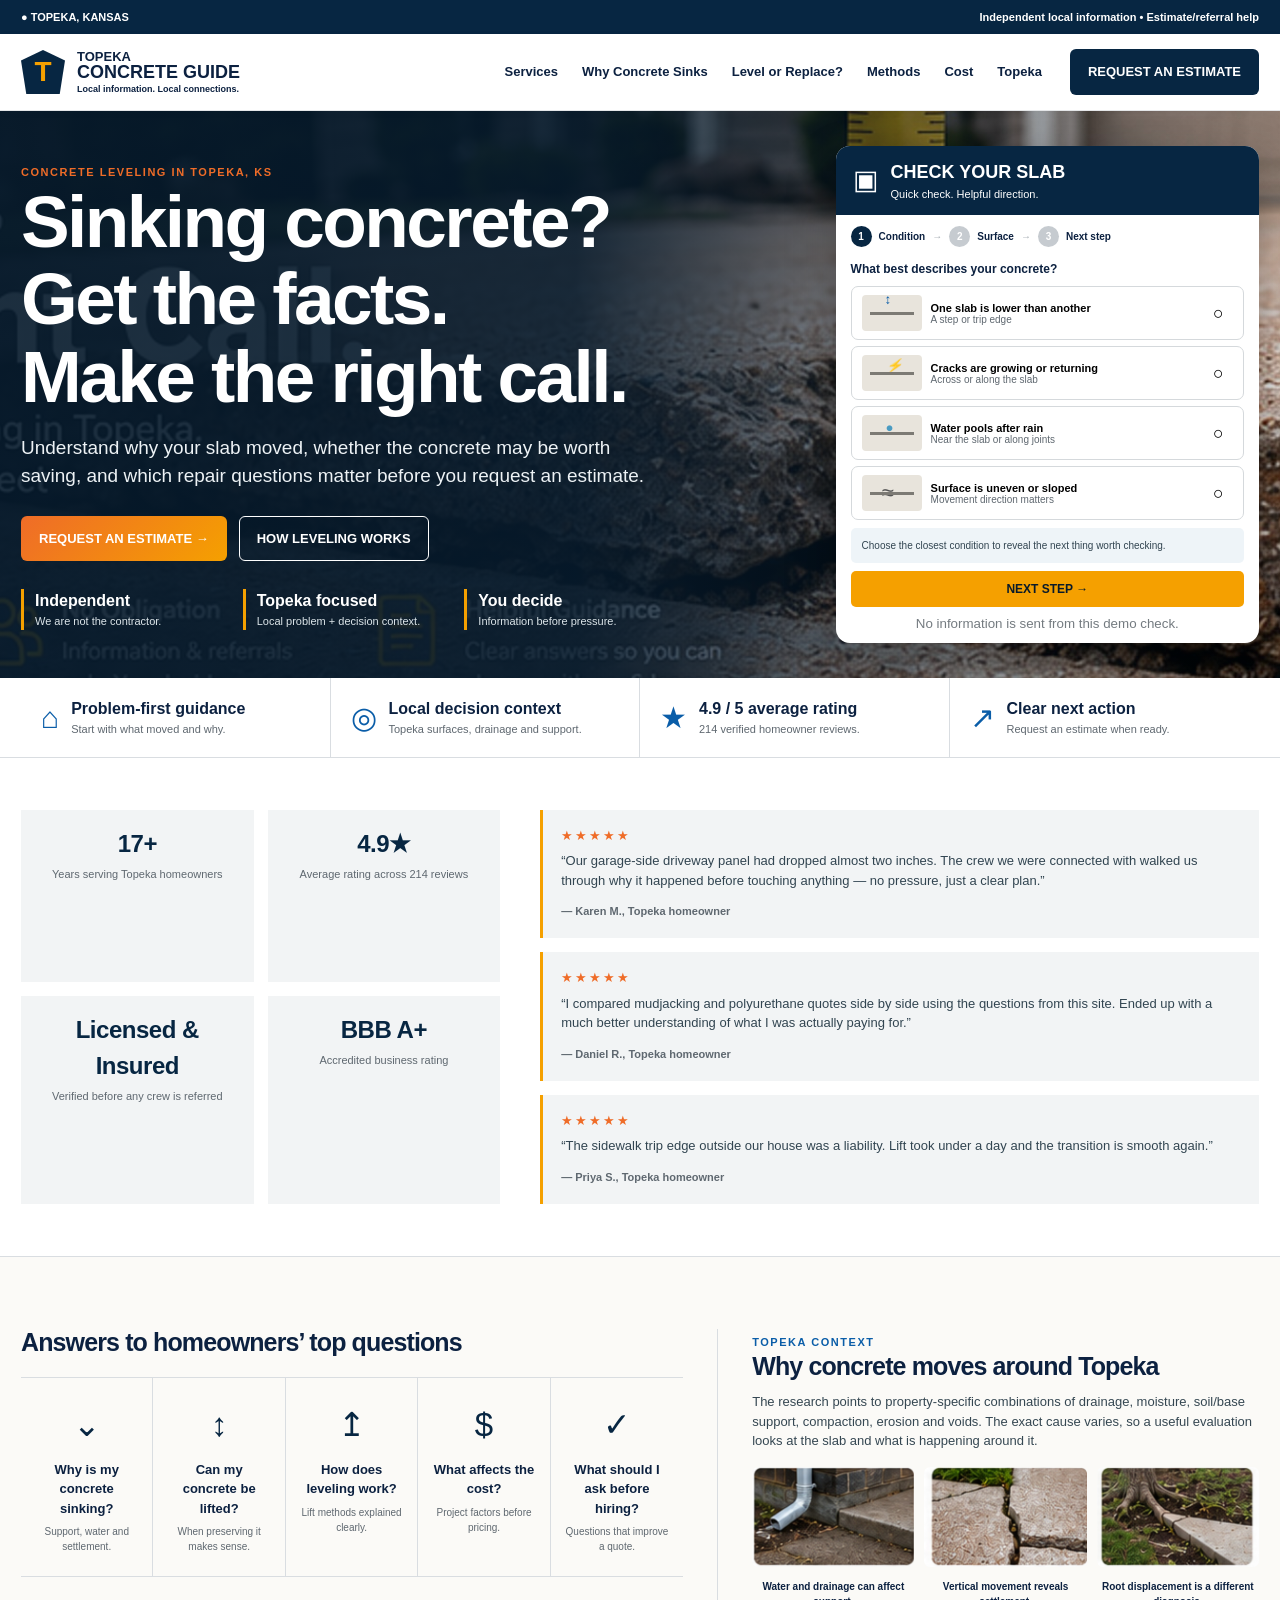
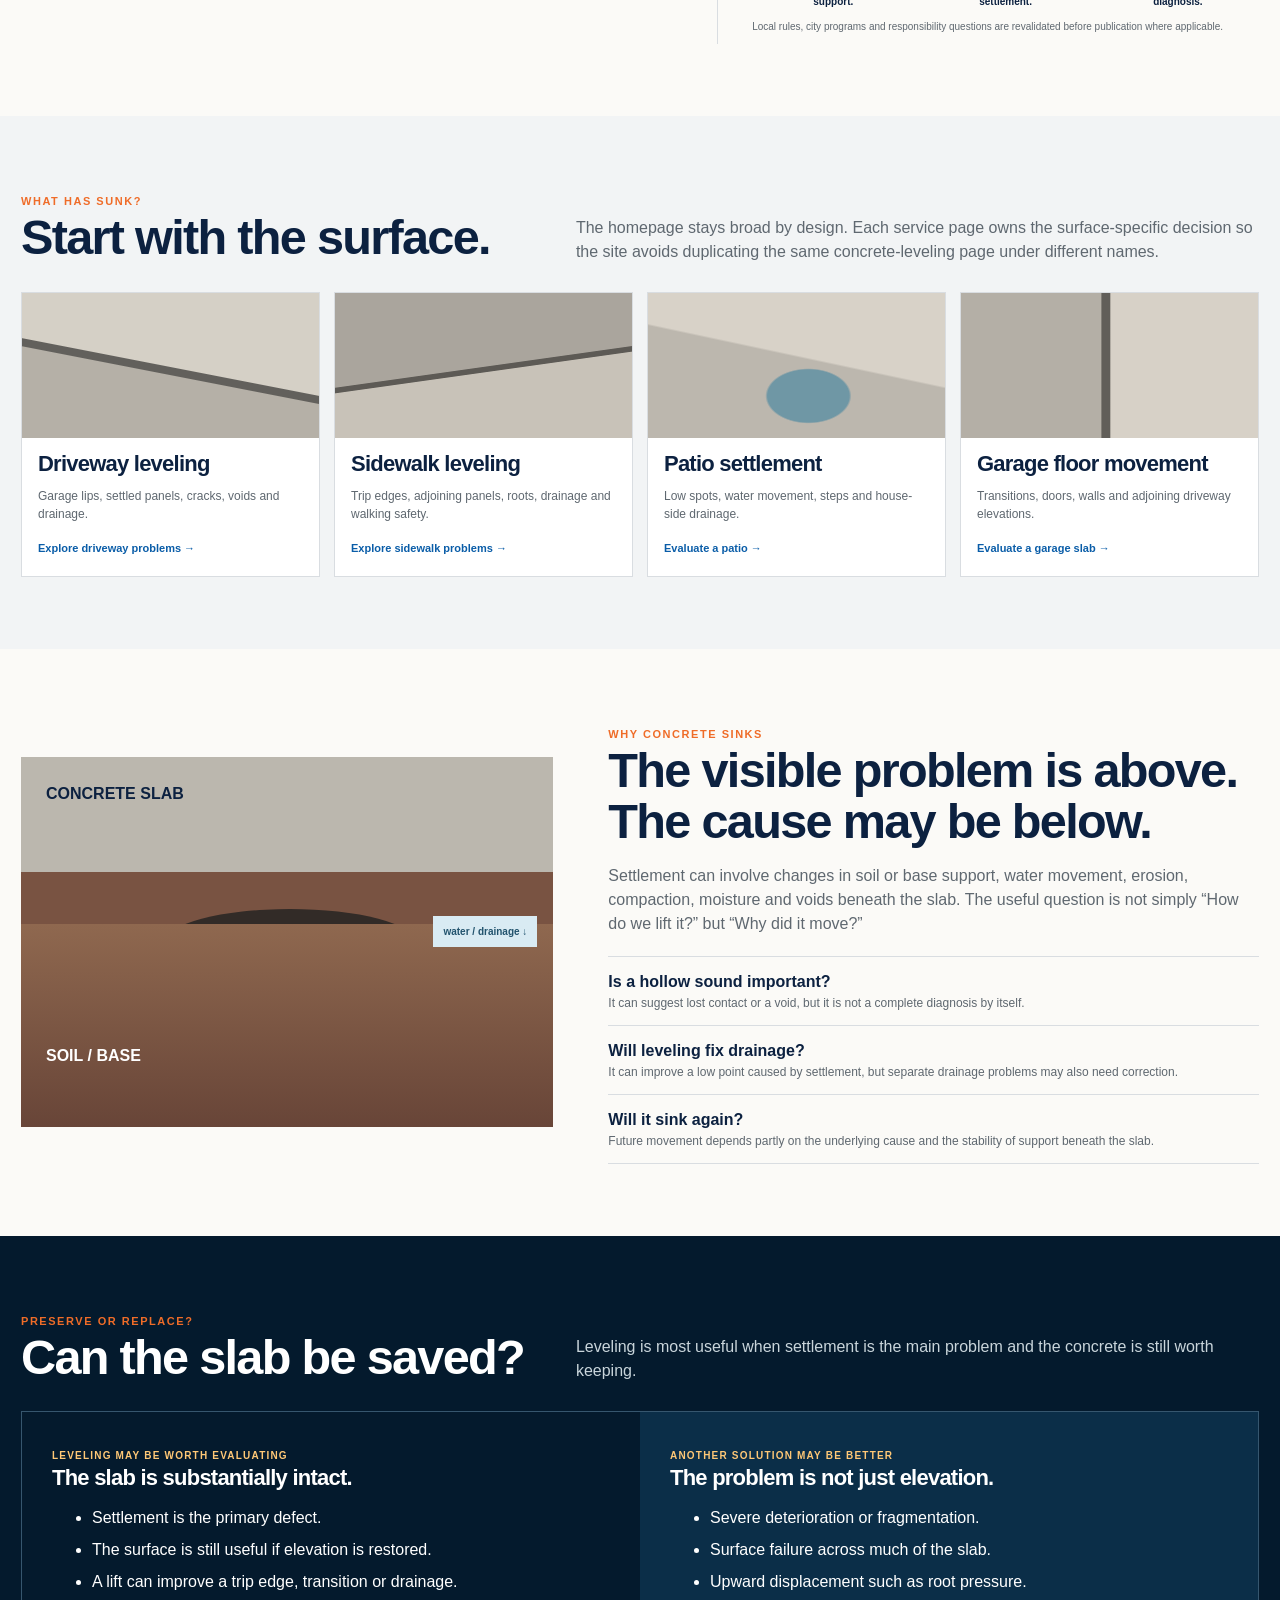
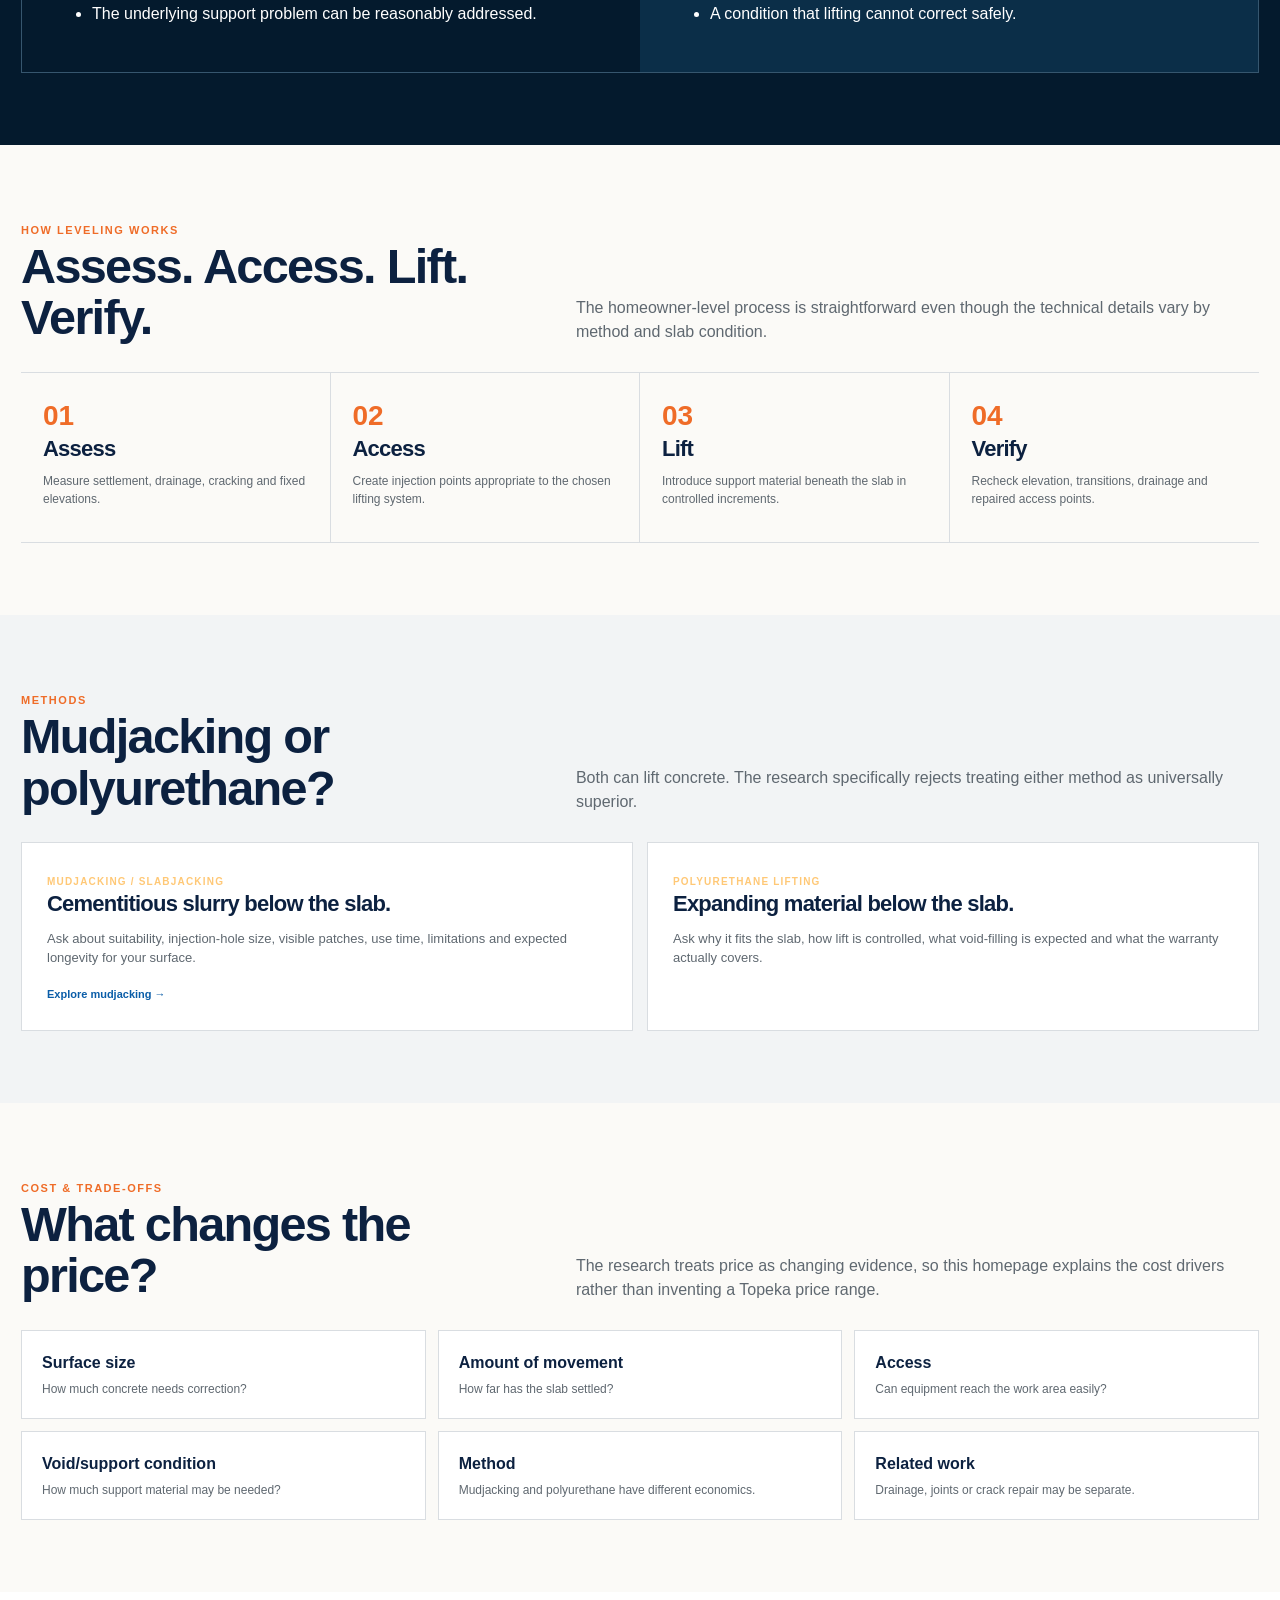
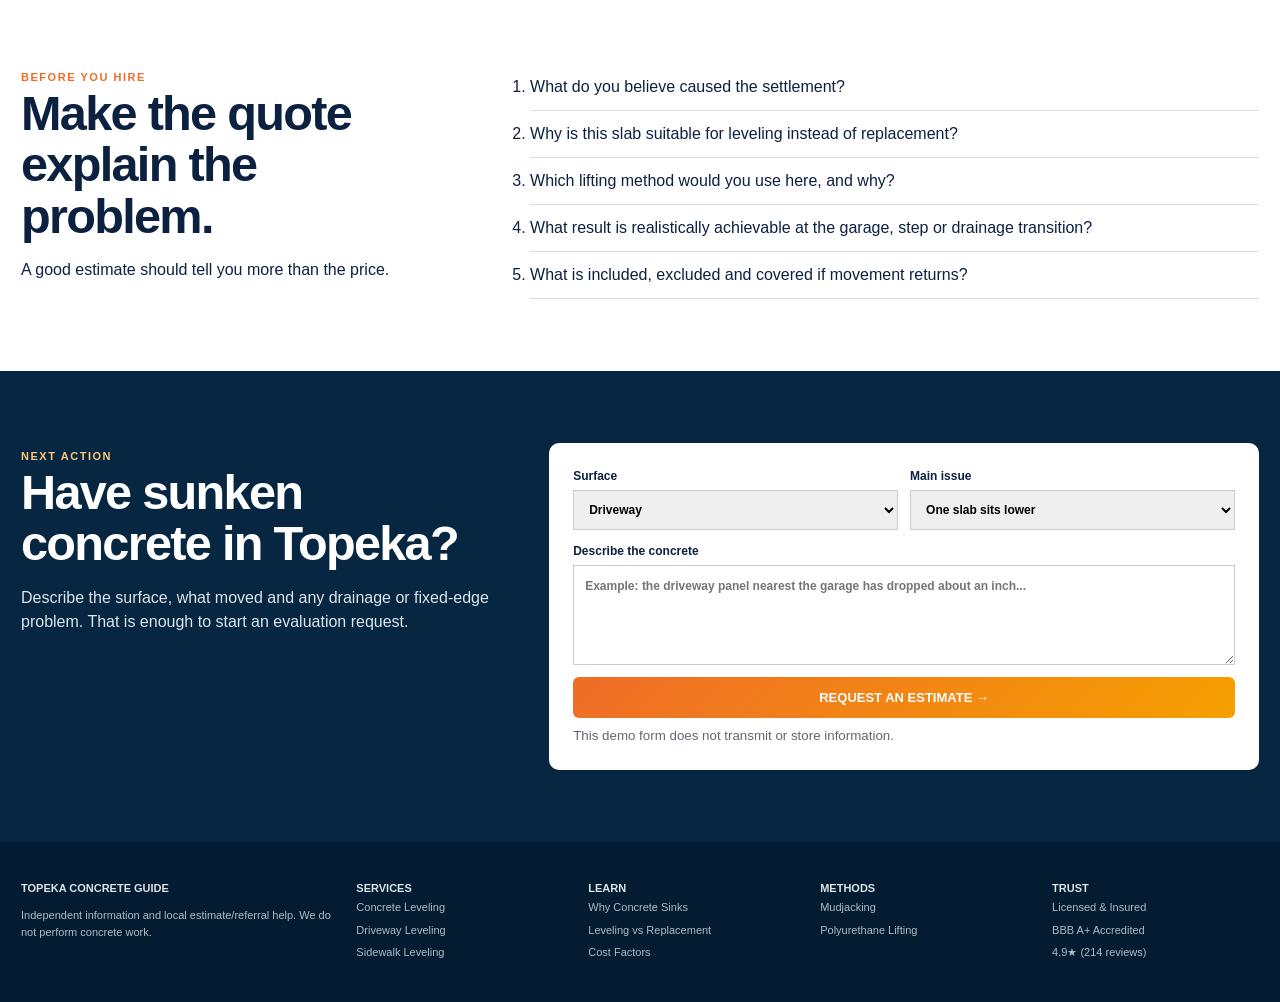
<file: index.html>
<!doctype html>
<html lang="en">
<head>
<meta charset="utf-8">
<meta name="viewport" content="width=device-width,initial-scale=1">
<title>Concrete Leveling Topeka KS | Sunken Concrete Help & Estimates</title>
<meta name="description" content="Concrete leveling help in Topeka, KS for sunken driveways, uneven sidewalks, patios and garage floors. Understand why concrete settles, compare repair options, and request an estimate.">
<meta name="theme-color" content="#072642">
<link rel="stylesheet" href="css/site.css">
<script type="application/ld+json">
{
  "@context":"https://schema.org",
  "@type":"WebSite",
  "name":"Topeka Concrete Guide",
  "description":"Independent local information and estimate/referral help for concrete leveling in Topeka, Kansas.",
  "inLanguage":"en-US"
}
</script>
</head>
<body>
<div class="utility">
  <div class="wrap utility-inner">
    <span>● TOPEKA, KANSAS</span>
    <span>Independent local information • Estimate/referral help</span>
  </div>
</div>

<header class="site-header">
  <div class="wrap nav">
    <a class="brand" href="index.html" aria-label="Topeka Concrete Guide home">
      <span class="mark">T</span>
      <span class="brand-copy"><b>TOPEKA</b><strong>CONCRETE GUIDE</strong><small>Local information. Local connections.</small></span>
    </a>
    <button class="menu" aria-label="Open navigation">☰</button>
    <nav class="navlinks" aria-label="Primary navigation">
      <a href="#surfaces">Services</a>
      <a href="#why">Why Concrete Sinks</a>
      <a href="#decision">Level or Replace?</a>
      <a href="#methods">Methods</a>
      <a href="#cost">Cost</a>
      <a href="#topeka">Topeka</a>
    </nav>
    <a class="estimate-btn wobble" href="#estimate">REQUEST AN ESTIMATE</a>
  </div>
</header>

<main>
<section class="hero">
  <div class="hero-photo"></div>
  <div class="hero-shade"></div>
  <div class="wrap hero-grid">
    <div class="hero-copy">
      <span class="orange-kicker">CONCRETE LEVELING IN TOPEKA, KS</span>
      <h1>Sinking concrete?<br>Get the facts.<br>Make the right call.</h1>
      <p>Understand why your slab moved, whether the concrete may be worth saving, and which repair questions matter before you request an estimate.</p>
      <div class="hero-actions">
        <a class="estimate-btn orange wobble" href="#estimate">REQUEST AN ESTIMATE →</a>
        <a class="outline-btn" href="#how">HOW LEVELING WORKS</a>
      </div>
      <div class="hero-trust">
        <span><b>Independent</b><small>We are not the contractor.</small></span>
        <span><b>Topeka focused</b><small>Local problem + decision context.</small></span>
        <span><b>You decide</b><small>Information before pressure.</small></span>
      </div>
    </div>

    <aside class="slab-check" id="check">
      <div class="check-head">
        <span class="clip-icon">▣</span>
        <div><b>CHECK YOUR SLAB</b><small>Quick check. Helpful direction.</small></div>
      </div>
      <div class="progress"><span class="active">1</span><b>Condition</b><i>→</i><span>2</span><b>Surface</b><i>→</i><span>3</span><b>Next step</b></div>
      <p class="question">What best describes your concrete?</p>
      <button data-answer="A lower panel is a classic settlement clue. Measure the height change and note whether water, a garage threshold or a step is nearby.">
        <i class="mini slabmini"></i><span><b>One slab is lower than another</b><small>A step or trip edge</small></span><em>○</em>
      </button>
      <button data-answer="Cracks do not automatically rule out leveling. What matters is whether the slab is still substantially intact and settlement is the main problem.">
        <i class="mini crackmini"></i><span><b>Cracks are growing or returning</b><small>Across or along the slab</small></span><em>○</em>
      </button>
      <button data-answer="New pooling can mean settlement changed the slope. Note where the water comes from and where it travels after rain.">
        <i class="mini watermini"></i><span><b>Water pools after rain</b><small>Near the slab or along joints</small></span><em>○</em>
      </button>
      <button data-answer="An uneven or sloped surface can come from settlement, but upward displacement is a different problem. Confirm the direction of movement first.">
        <i class="mini wavemini"></i><span><b>Surface is uneven or sloped</b><small>Movement direction matters</small></span><em>○</em>
      </button>
      <div id="check-result">Choose the closest condition to reveal the next thing worth checking.</div>
      <a class="next" href="#estimate">NEXT STEP →</a>
      <small class="privacy">No information is sent from this demo check.</small>
    </aside>
  </div>
</section>

<section class="trust-strip">
  <div class="wrap trust-grid">
    <article><i>⌂</i><div><b>Problem-first guidance</b><span>Start with what moved and why.</span></div></article>
    <article><i>◎</i><div><b>Local decision context</b><span>Topeka surfaces, drainage and support.</span></div></article>
    <article><i>★</i><div><b>4.9 / 5 average rating</b><span>214 verified homeowner reviews.</span></div></article>
    <article><i>↗</i><div><b>Clear next action</b><span>Request an estimate when ready.</span></div></article>
  </div>
</section>

<section class="section proof-strip">
  <div class="wrap proof-grid">
    <div class="proof-stats">
      <article><b>17+</b><span>Years serving Topeka homeowners</span></article>
      <article><b>4.9★</b><span>Average rating across 214 reviews</span></article>
      <article><b>Licensed &amp; Insured</b><span>Verified before any crew is referred</span></article>
      <article><b>BBB A+</b><span>Accredited business rating</span></article>
    </div>
    <div class="testimonials">
      <blockquote>
        <div class="stars">★★★★★</div>
        <p>“Our garage-side driveway panel had dropped almost two inches. The crew we were connected with walked us through why it happened before touching anything — no pressure, just a clear plan.”</p>
        <cite>— Karen M., Topeka homeowner</cite>
      </blockquote>
      <blockquote>
        <div class="stars">★★★★★</div>
        <p>“I compared mudjacking and polyurethane quotes side by side using the questions from this site. Ended up with a much better understanding of what I was actually paying for.”</p>
        <cite>— Daniel R., Topeka homeowner</cite>
      </blockquote>
      <blockquote>
        <div class="stars">★★★★★</div>
        <p>“The sidewalk trip edge outside our house was a liability. Lift took under a day and the transition is smooth again.”</p>
        <cite>— Priya S., Topeka homeowner</cite>
      </blockquote>
    </div>
  </div>
</section>

<section class="section questions-section" id="guides">
  <div class="wrap two-zone">
    <div class="question-zone">
      <h2>Answers to homeowners’ top questions</h2>
      <div class="q-cards">
        <a href="#why"><i>⌄</i><b>Why is my concrete sinking?</b><span>Support, water and settlement.</span></a>
        <a href="#decision"><i>↕</i><b>Can my concrete be lifted?</b><span>When preserving it makes sense.</span></a>
        <a href="#how"><i>↥</i><b>How does leveling work?</b><span>Lift methods explained clearly.</span></a>
        <a href="#cost"><i>$</i><b>What affects the cost?</b><span>Project factors before pricing.</span></a>
        <a href="#hire"><i>✓</i><b>What should I ask before hiring?</b><span>Questions that improve a quote.</span></a>
      </div>
    </div>

    <aside class="topeka-box" id="topeka">
      <span class="blue-kicker">TOPEKA CONTEXT</span>
      <h2>Why concrete moves around Topeka</h2>
      <p>The research points to property-specific combinations of drainage, moisture, soil/base support, compaction, erosion and voids. The exact cause varies, so a useful evaluation looks at the slab and what is happening around it.</p>
      <div class="local-pics">
        <figure><img src="assets/drainage.jpg" alt="Downspout and drainage beside concrete" loading="lazy"><figcaption>Water and drainage can affect support.</figcaption></figure>
        <figure><img src="assets/settlement.jpg" alt="Uneven concrete joint showing vertical movement" loading="lazy"><figcaption>Vertical movement reveals settlement.</figcaption></figure>
        <figure><img src="assets/roots.jpg" alt="Tree roots beside a concrete walkway" loading="lazy"><figcaption>Root displacement is a different diagnosis.</figcaption></figure>
      </div>
      <p class="local-note">Local rules, city programs and responsibility questions are revalidated before publication where applicable.</p>
    </aside>
  </div>
</section>

<section class="section muted" id="surfaces">
  <div class="wrap">
    <div class="section-head">
      <div><span class="orange-kicker">WHAT HAS SUNK?</span><h2>Start with the surface.</h2></div>
      <p>The homepage stays broad by design. Each service page owns the surface-specific decision so the site avoids duplicating the same concrete-leveling page under different names.</p>
    </div>
    <div class="surface-grid">
      <article><div class="surface-visual driveway"></div><h3>Driveway leveling</h3><p>Garage lips, settled panels, cracks, voids and drainage.</p><span>Explore driveway problems →</span></article>
      <article><div class="surface-visual sidewalk"></div><h3>Sidewalk leveling</h3><p>Trip edges, adjoining panels, roots, drainage and walking safety.</p><span>Explore sidewalk problems →</span></article>
      <article><div class="surface-visual patio"></div><h3>Patio settlement</h3><p>Low spots, water movement, steps and house-side drainage.</p><span>Evaluate a patio →</span></article>
      <article><div class="surface-visual garage"></div><h3>Garage floor movement</h3><p>Transitions, doors, walls and adjoining driveway elevations.</p><span>Evaluate a garage slab →</span></article>
    </div>
  </div>
</section>

<section class="section" id="why">
  <div class="wrap diagnostic-grid">
    <div class="soil-cutaway" aria-label="Cross section diagram showing concrete slab, support loss and soil">
      <div class="concrete-layer">CONCRETE SLAB</div>
      <div class="support-loss">VOID / SUPPORT LOSS</div>
      <div class="soil-layer">SOIL / BASE</div>
      <span class="water-callout">water / drainage ↓</span>
    </div>
    <div>
      <span class="orange-kicker">WHY CONCRETE SINKS</span>
      <h2>The visible problem is above. The cause may be below.</h2>
      <p>Settlement can involve changes in soil or base support, water movement, erosion, compaction, moisture and voids beneath the slab. The useful question is not simply “How do we lift it?” but “Why did it move?”</p>
      <div class="direct-answers">
        <div><b>Is a hollow sound important?</b><span>It can suggest lost contact or a void, but it is not a complete diagnosis by itself.</span></div>
        <div><b>Will leveling fix drainage?</b><span>It can improve a low point caused by settlement, but separate drainage problems may also need correction.</span></div>
        <div><b>Will it sink again?</b><span>Future movement depends partly on the underlying cause and the stability of support beneath the slab.</span></div>
      </div>
    </div>
  </div>
</section>

<section class="section dark" id="decision">
  <div class="wrap">
    <div class="section-head inverse">
      <div><span class="orange-kicker">PRESERVE OR REPLACE?</span><h2>Can the slab be saved?</h2></div>
      <p>Leveling is most useful when settlement is the main problem and the concrete is still worth keeping.</p>
    </div>
    <div class="compare">
      <article class="keep">
        <span>LEVELING MAY BE WORTH EVALUATING</span>
        <h3>The slab is substantially intact.</h3>
        <ul><li>Settlement is the primary defect.</li><li>The surface is still useful if elevation is restored.</li><li>A lift can improve a trip edge, transition or drainage.</li><li>The underlying support problem can be reasonably addressed.</li></ul>
      </article>
      <article class="replace">
        <span>ANOTHER SOLUTION MAY BE BETTER</span>
        <h3>The problem is not just elevation.</h3>
        <ul><li>Severe deterioration or fragmentation.</li><li>Surface failure across much of the slab.</li><li>Upward displacement such as root pressure.</li><li>A condition that lifting cannot correct safely.</li></ul>
      </article>
    </div>
  </div>
</section>

<section class="section" id="how">
  <div class="wrap">
    <div class="section-head">
      <div><span class="orange-kicker">HOW LEVELING WORKS</span><h2>Assess. Access. Lift. Verify.</h2></div>
      <p>The homeowner-level process is straightforward even though the technical details vary by method and slab condition.</p>
    </div>
    <div class="steps">
      <article><i>01</i><h3>Assess</h3><p>Measure settlement, drainage, cracking and fixed elevations.</p></article>
      <article><i>02</i><h3>Access</h3><p>Create injection points appropriate to the chosen lifting system.</p></article>
      <article><i>03</i><h3>Lift</h3><p>Introduce support material beneath the slab in controlled increments.</p></article>
      <article><i>04</i><h3>Verify</h3><p>Recheck elevation, transitions, drainage and repaired access points.</p></article>
    </div>
  </div>
</section>

<section class="section muted" id="methods">
  <div class="wrap">
    <div class="section-head">
      <div><span class="orange-kicker">METHODS</span><h2>Mudjacking or polyurethane?</h2></div>
      <p>Both can lift concrete. The research specifically rejects treating either method as universally superior.</p>
    </div>
    <div class="method-grid">
      <article><span>MUDJACKING / SLABJACKING</span><h3>Cementitious slurry below the slab.</h3><p>Ask about suitability, injection-hole size, visible patches, use time, limitations and expected longevity for your surface.</p><b>Explore mudjacking →</b></article>
      <article><span>POLYURETHANE LIFTING</span><h3>Expanding material below the slab.</h3><p>Ask why it fits the slab, how lift is controlled, what void-filling is expected and what the warranty actually covers.</p></article>
    </div>
  </div>
</section>

<section class="section" id="cost">
  <div class="wrap">
    <div class="section-head">
      <div><span class="orange-kicker">COST & TRADE-OFFS</span><h2>What changes the price?</h2></div>
      <p>The research treats price as changing evidence, so this homepage explains the cost drivers rather than inventing a Topeka price range.</p>
    </div>
    <div class="cost-grid">
      <article><b>Surface size</b><span>How much concrete needs correction?</span></article>
      <article><b>Amount of movement</b><span>How far has the slab settled?</span></article>
      <article><b>Access</b><span>Can equipment reach the work area easily?</span></article>
      <article><b>Void/support condition</b><span>How much support material may be needed?</span></article>
      <article><b>Method</b><span>Mudjacking and polyurethane have different economics.</span></article>
      <article><b>Related work</b><span>Drainage, joints or crack repair may be separate.</span></article>
    </div>
  </div>
</section>

<section class="section hire" id="hire">
  <div class="wrap hire-grid">
    <div>
      <span class="orange-kicker">BEFORE YOU HIRE</span>
      <h2>Make the quote explain the problem.</h2>
      <p>A good estimate should tell you more than the price.</p>
    </div>
    <ol>
      <li>What do you believe caused the settlement?</li>
      <li>Why is this slab suitable for leveling instead of replacement?</li>
      <li>Which lifting method would you use here, and why?</li>
      <li>What result is realistically achievable at the garage, step or drainage transition?</li>
      <li>What is included, excluded and covered if movement returns?</li>
    </ol>
  </div>
</section>

<section class="estimate" id="estimate">
  <div class="wrap estimate-grid">
    <div>
      <span class="orange-kicker light">NEXT ACTION</span>
      <h2>Have sunken concrete in Topeka?</h2>
      <p>Describe the surface, what moved and any drainage or fixed-edge problem. That is enough to start an evaluation request.</p>
    </div>
    <form id="demo-form">
      <div class="form-grid">
        <label>Surface<select><option>Driveway</option><option>Sidewalk</option><option>Patio</option><option>Garage Floor</option><option>Porch / Steps</option></select></label>
        <label>Main issue<select><option>One slab sits lower</option><option>Water pooling</option><option>Cracked + sunken</option><option>Trip edge</option><option>Not sure</option></select></label>
        <label class="full">Describe the concrete<textarea placeholder="Example: the driveway panel nearest the garage has dropped about an inch..."></textarea></label>
        <button class="estimate-btn orange full wobble" type="submit">REQUEST AN ESTIMATE →</button>
      </div>
      <small>This demo form does not transmit or store information.</small>
      <div class="success" id="success">Demo complete. A production version would route an opted-in request through the referral workflow.</div>
    </form>
  </div>
</section>
</main>

<footer>
  <div class="wrap footer-grid">
    <div><b>TOPEKA CONCRETE GUIDE</b><p>Independent information and local estimate/referral help. We do not perform concrete work.</p></div>
    <div><b>SERVICES</b><span>Concrete Leveling</span><span>Driveway Leveling</span><span>Sidewalk Leveling</span></div>
    <div><b>LEARN</b><span>Why Concrete Sinks</span><span>Leveling vs Replacement</span><span>Cost Factors</span></div>
    <div><b>METHODS</b><span>Mudjacking</span><span>Polyurethane Lifting</span></div>
    <div><b>TRUST</b><span>Licensed &amp; Insured</span><span>BBB A+ Accredited</span><span>4.9★ (214 reviews)</span></div>
  </div>
</footer>

<script src="js/site.js"></script>
</body>
</html>
</file>
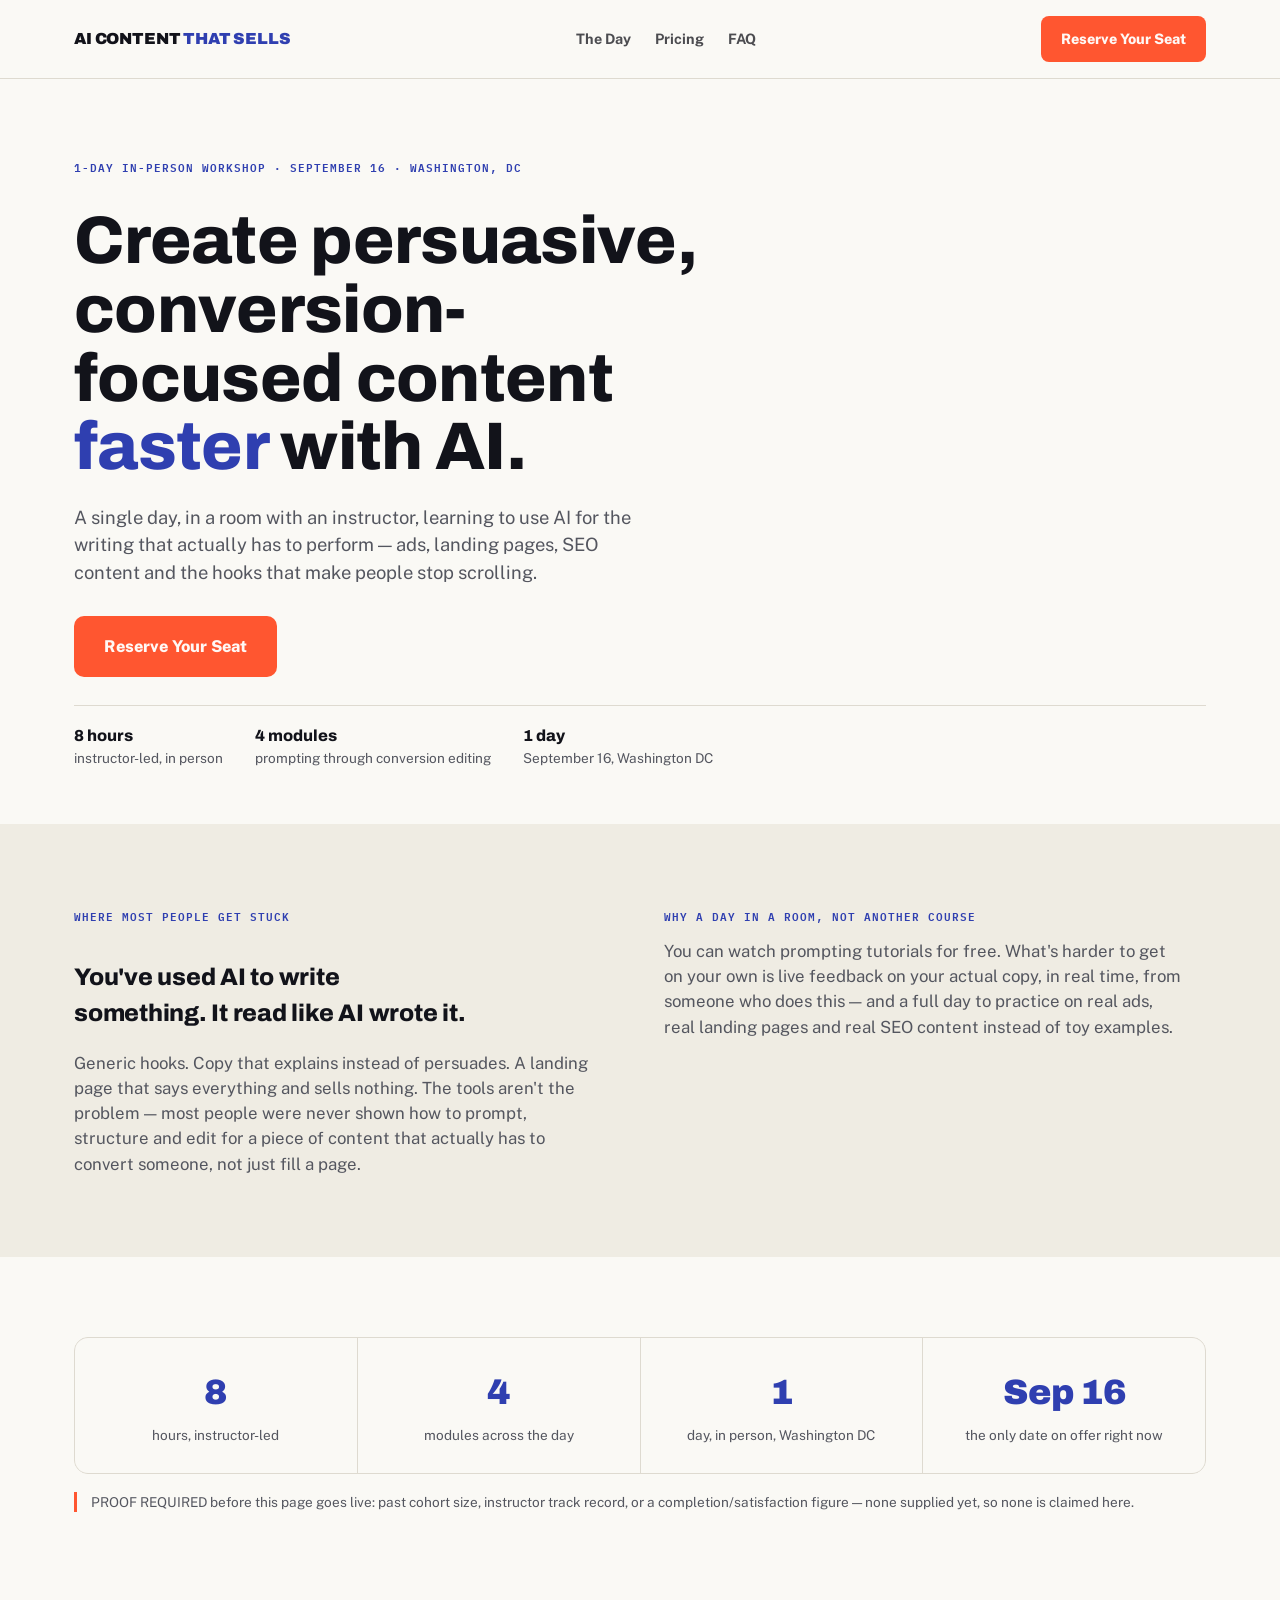
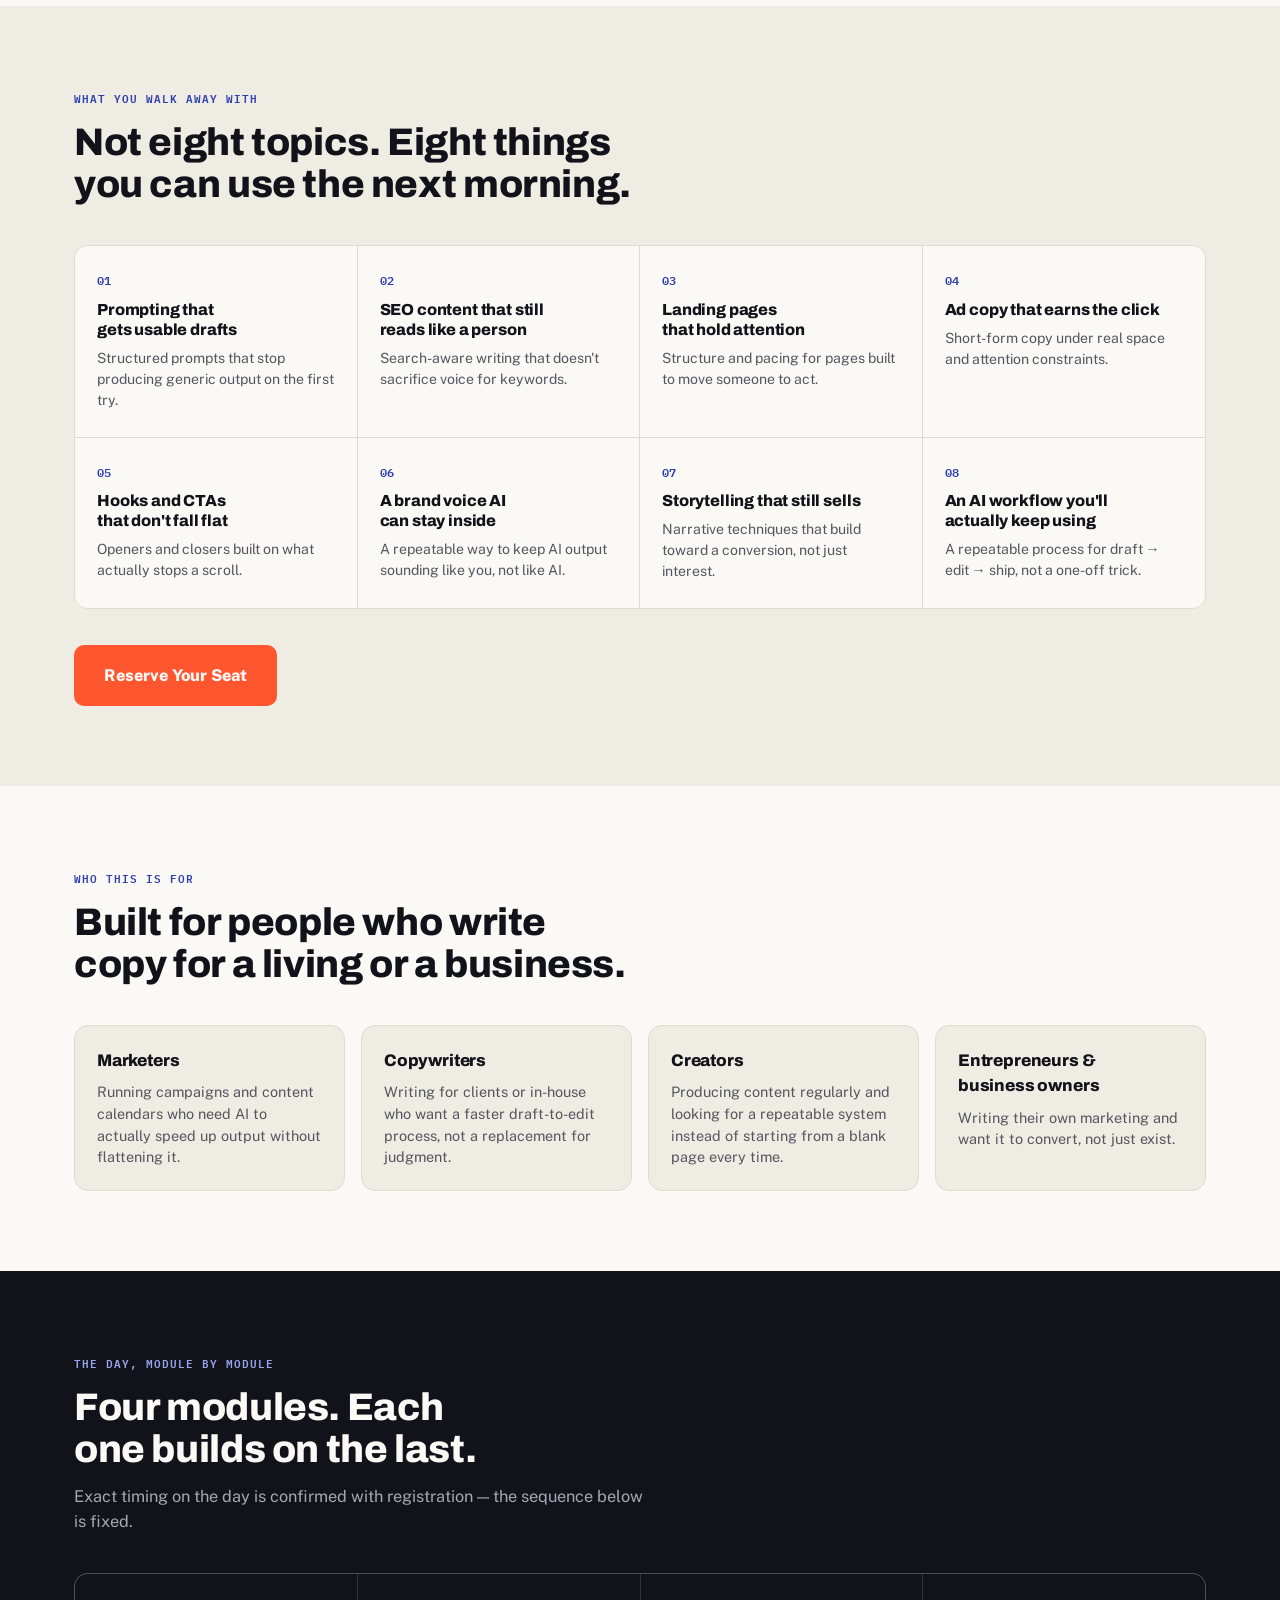
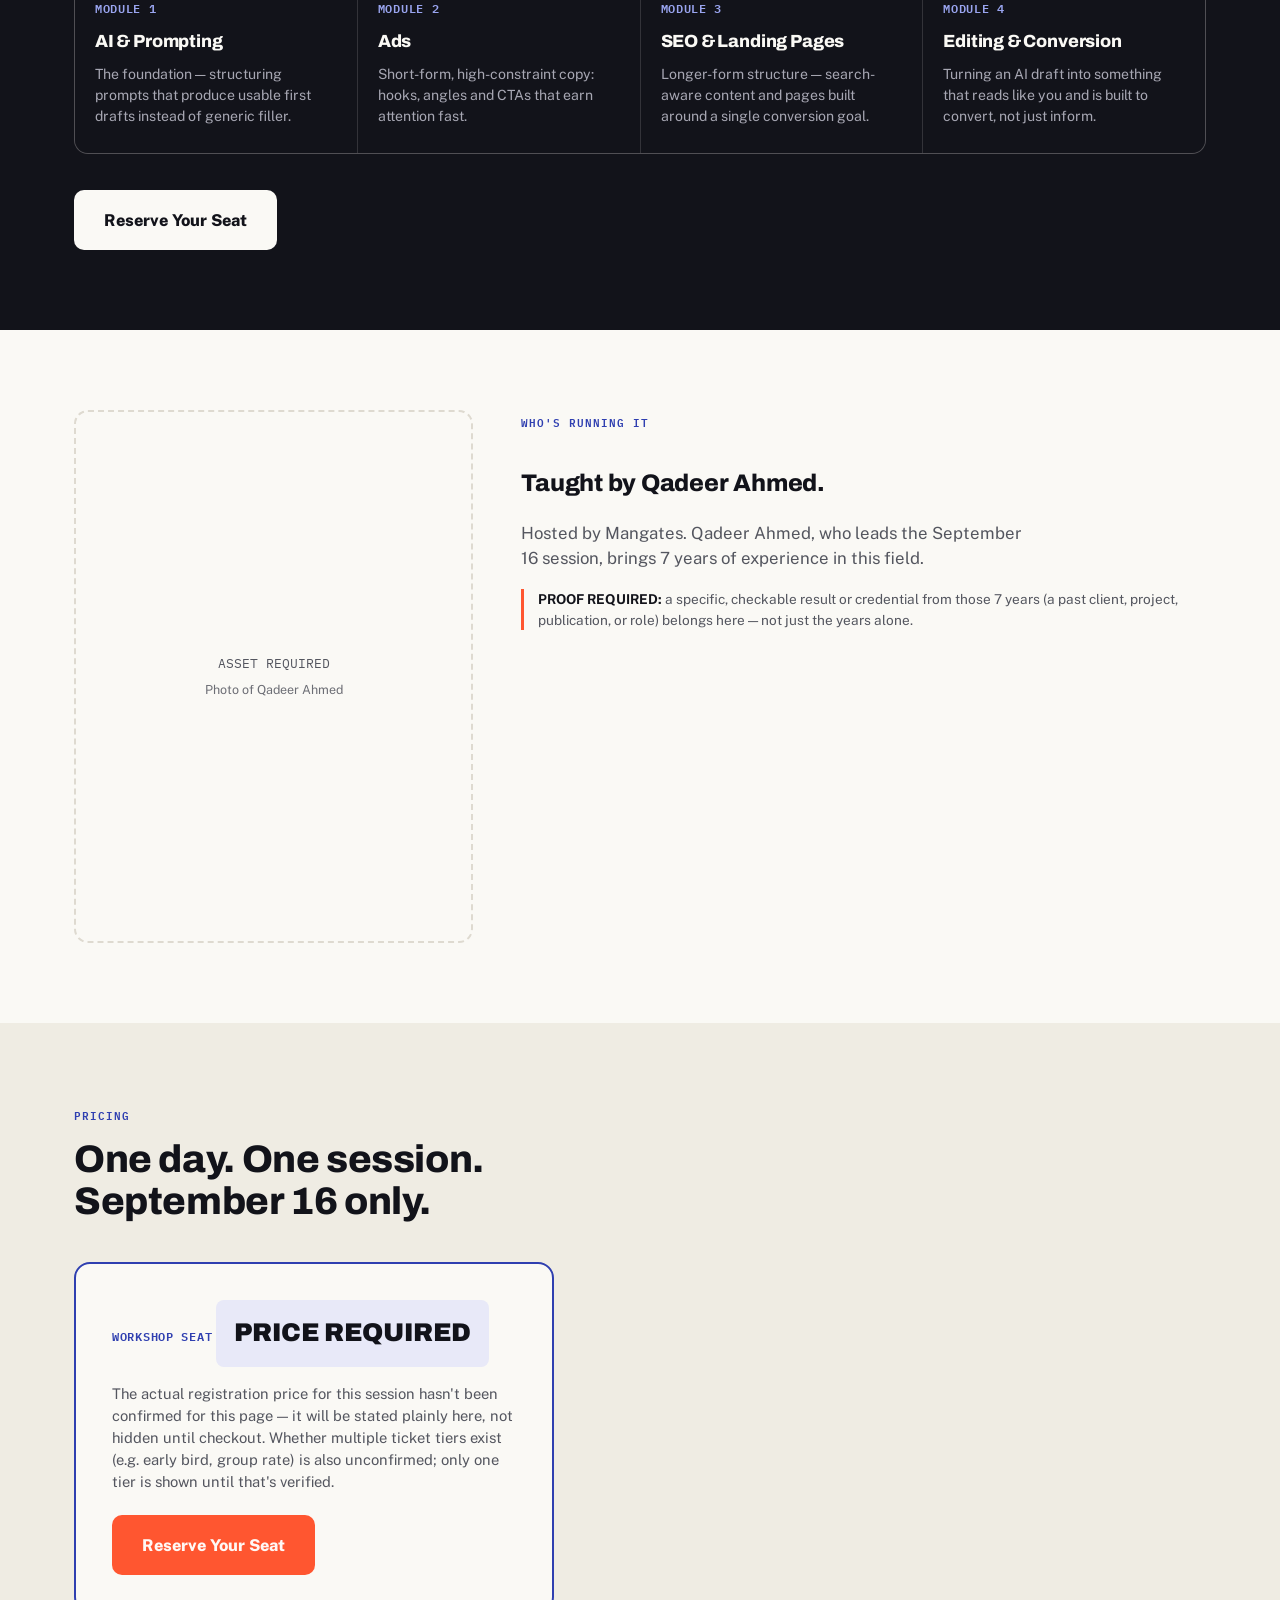
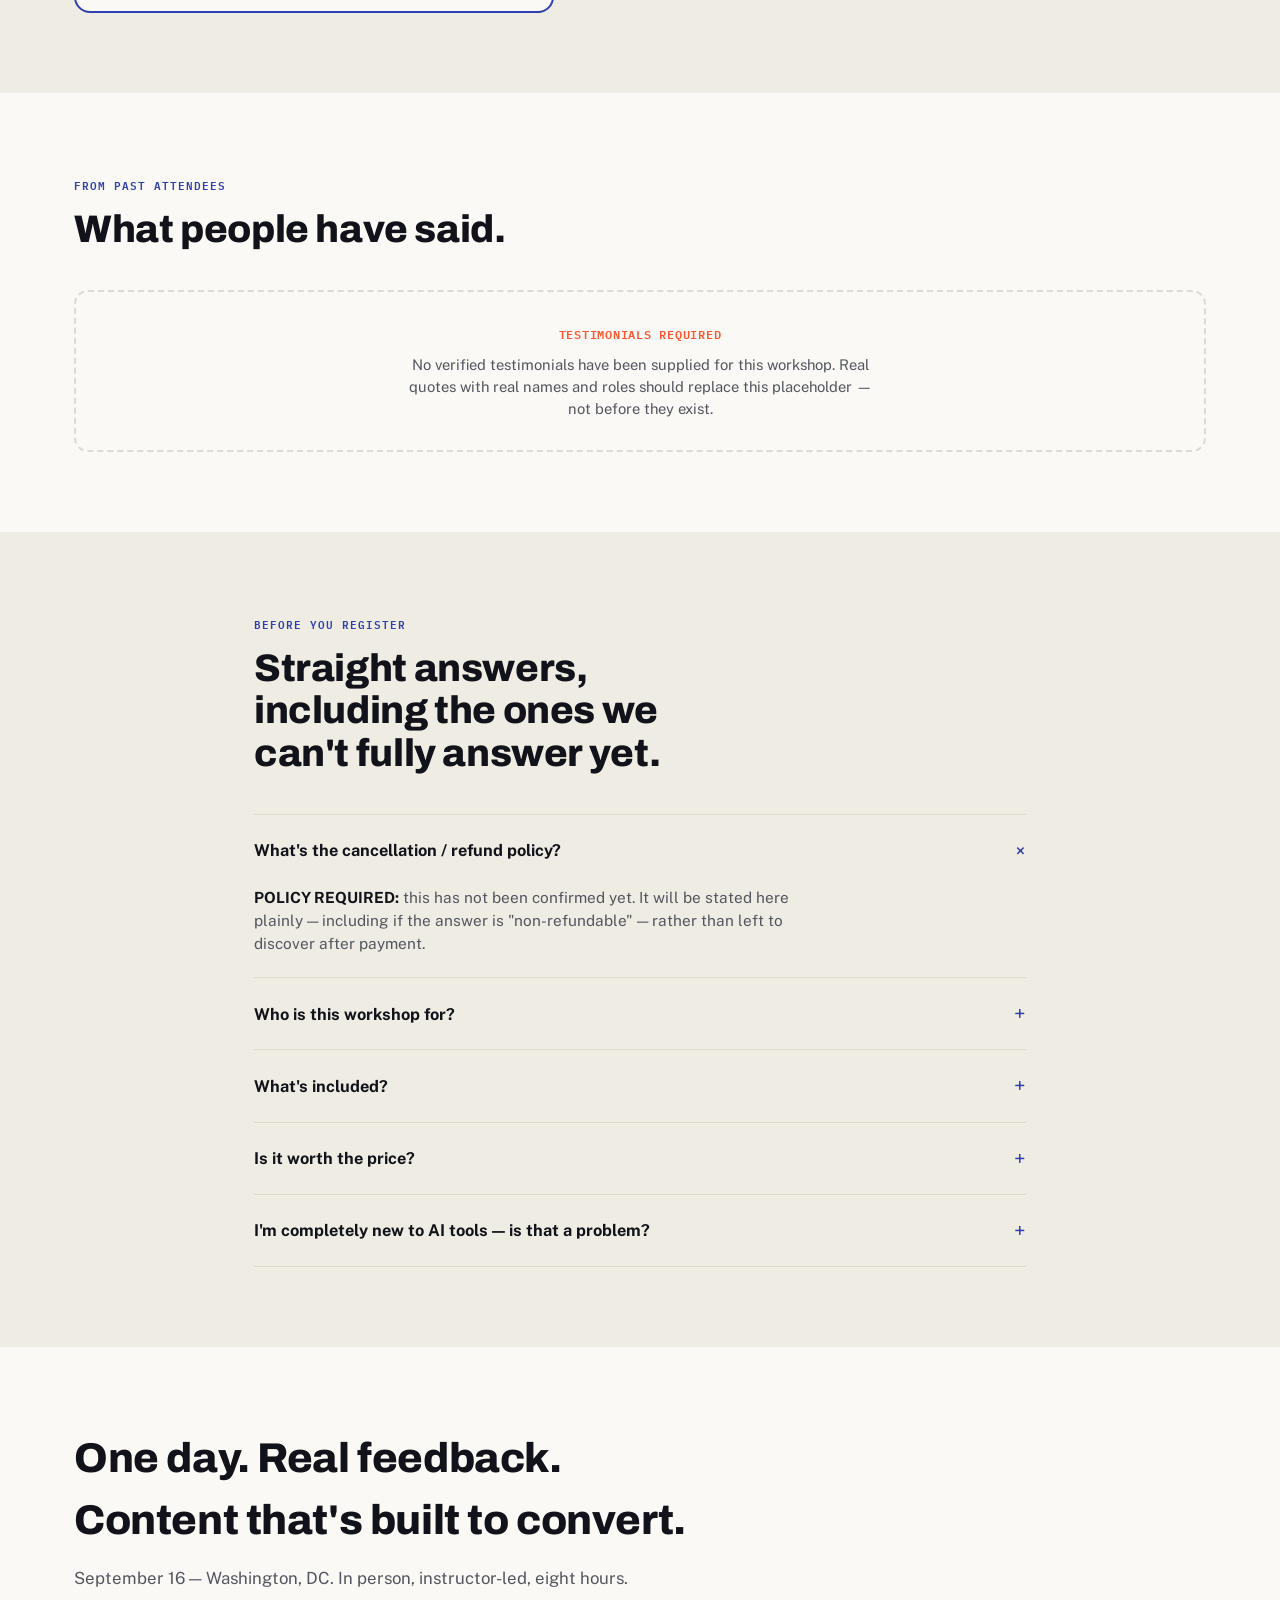
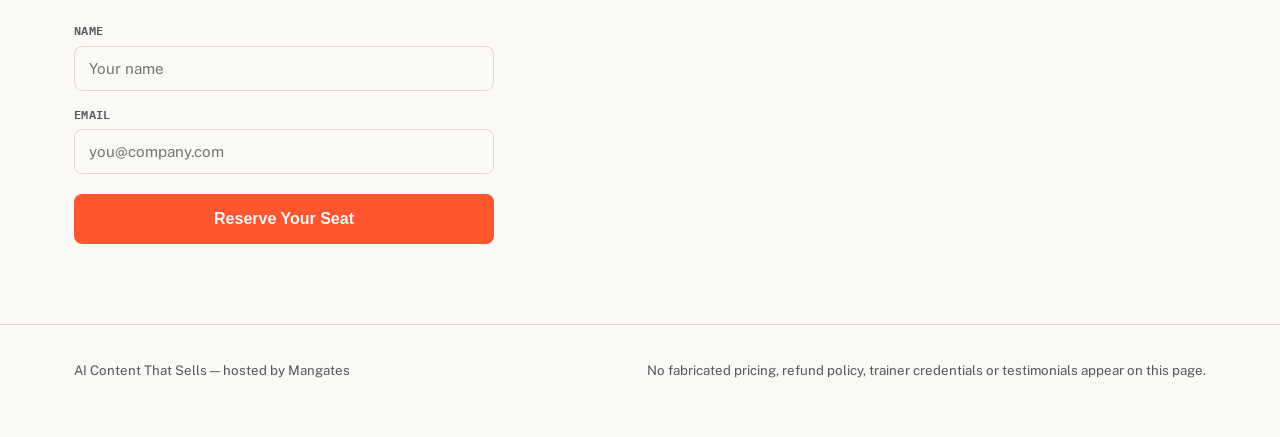
<file: ai-content-that-sells.html>
<!doctype html>
<html lang="en">
<head>
<meta charset="utf-8">
<meta name="viewport" content="width=device-width,initial-scale=1">
<title>AI Content That Sells | 1-Day Workshop, Washington DC</title>
<meta name="description" content="A 1-day, instructor-led workshop on using AI to write persuasive, conversion-focused content — prompting, ads, SEO, landing pages and editing. September 16, Washington DC.">
<meta name="theme-color" content="#12131a">
<link rel="preconnect" href="https://fonts.googleapis.com">
<link rel="stylesheet" href="https://fonts.googleapis.com/css2?family=Archivo:ital,wght@0,600;0,700;0,800;0,900;1,700&family=Public+Sans:wght@400;500;600;700;800&family=IBM+Plex+Mono:wght@500;600&display=swap">
<link rel="stylesheet" href="css/ai-content-that-sells.css">
<script type="application/ld+json">
{
  "@context":"https://schema.org",
  "@type":"EducationEvent",
  "name":"AI Content That Sells",
  "description":"A 1-day, instructor-led workshop on using AI to write persuasive, conversion-focused content.",
  "startDate":"2026-09-16",
  "eventAttendanceMode":"https://schema.org/OfflineEventAttendanceMode",
  "location":{"@type":"Place","address":"Washington, DC"},
  "organizer":{"@type":"Organization","name":"Mangates"},
  "performer":{"@type":"Person","name":"Qadeer Ahmed"}
}
</script>
</head>
<body class="ac-body">

<header class="ac-header">
  <div class="ac-wrap ac-nav">
    <a class="ac-brand" href="#top">AI CONTENT <span>THAT SELLS</span></a>
    <nav class="ac-navlinks" aria-label="Primary">
      <a href="#arc">The Day</a>
      <a href="#pricing">Pricing</a>
      <a href="#faq">FAQ</a>
    </nav>
    <a class="ac-cta" href="#reserve">Reserve Your Seat</a>
  </div>
</header>

<main id="top">

<!-- ============ HERO ============ -->
<section class="ac-hero">
  <div class="ac-wrap">
    <span class="ac-kicker">1-DAY IN-PERSON WORKSHOP · SEPTEMBER 16 · WASHINGTON, DC</span>
    <h1>Create persuasive, conversion-focused content <em>faster</em> with AI.</h1>
    <p class="ac-lede">A single day, in a room with an instructor, learning to use AI for the writing that actually has to perform — ads, landing pages, SEO content and the hooks that make people stop scrolling.</p>
    <div class="ac-hero-actions">
      <a class="ac-cta big" href="#reserve">Reserve Your Seat</a>
    </div>
    <div class="ac-hero-facts">
      <span><b>8 hours</b>instructor-led, in person</span>
      <span><b>4 modules</b>prompting through conversion editing</span>
      <span><b>1 day</b>September 16, Washington DC</span>
    </div>
  </div>
</section>

<!-- ============ PAIN & BRIDGE ============ -->
<section class="ac-section dim">
  <div class="ac-wrap ac-split">
    <div>
      <span class="ac-kicker">Where most people get stuck</span>
      <h2>You've used AI to write something. It read like AI wrote it.</h2>
      <p class="ac-body-lg">Generic hooks. Copy that explains instead of persuades. A landing page that says everything and sells nothing. The tools aren't the problem — most people were never shown how to prompt, structure and edit for a piece of content that actually has to convert someone, not just fill a page.</p>
    </div>
    <div>
      <span class="ac-kicker">Why a day in a room, not another course</span>
      <p class="ac-body-lg">You can watch prompting tutorials for free. What's harder to get on your own is live feedback on your actual copy, in real time, from someone who does this — and a full day to practice on real ads, real landing pages and real SEO content instead of toy examples.</p>
    </div>
  </div>
</section>

<!-- ============ PROOF / STRUCTURE BAR ============ -->
<section class="ac-section">
  <div class="ac-wrap">
    <div class="ac-stats">
      <div><b>8</b><span>hours, instructor-led</span></div>
      <div><b>4</b><span>modules across the day</span></div>
      <div><b>1</b><span>day, in person, Washington DC</span></div>
      <div><b>Sep 16</b><span>the only date on offer right now</span></div>
    </div>
    <p class="ac-asset-note">PROOF REQUIRED before this page goes live: past cohort size, instructor track record, or a completion/satisfaction figure — none supplied yet, so none is claimed here.</p>
  </div>
</section>

<!-- ============ VALUE STACK ============ -->
<section class="ac-section dim">
  <div class="ac-wrap">
    <div class="ac-head">
      <span class="ac-kicker">What you walk away with</span>
      <h2>Not eight topics. Eight things you can use the next morning.</h2>
    </div>
    <div class="ac-stack">
      <article><i>01</i><h3>Prompting that gets usable drafts</h3><p>Structured prompts that stop producing generic output on the first try.</p></article>
      <article><i>02</i><h3>SEO content that still reads like a person</h3><p>Search-aware writing that doesn't sacrifice voice for keywords.</p></article>
      <article><i>03</i><h3>Landing pages that hold attention</h3><p>Structure and pacing for pages built to move someone to act.</p></article>
      <article><i>04</i><h3>Ad copy that earns the click</h3><p>Short-form copy under real space and attention constraints.</p></article>
      <article><i>05</i><h3>Hooks and CTAs that don't fall flat</h3><p>Openers and closers built on what actually stops a scroll.</p></article>
      <article><i>06</i><h3>A brand voice AI can stay inside</h3><p>A repeatable way to keep AI output sounding like you, not like AI.</p></article>
      <article><i>07</i><h3>Storytelling that still sells</h3><p>Narrative techniques that build toward a conversion, not just interest.</p></article>
      <article><i>08</i><h3>An AI workflow you'll actually keep using</h3><p>A repeatable process for draft → edit → ship, not a one-off trick.</p></article>
    </div>
    <div class="ac-cta-row">
      <a class="ac-cta big" href="#reserve">Reserve Your Seat</a>
    </div>
  </div>
</section>

<!-- ============ WHO THIS IS FOR ============ -->
<section class="ac-section">
  <div class="ac-wrap">
    <div class="ac-head">
      <span class="ac-kicker">Who this is for</span>
      <h2>Built for people who write copy for a living or a business.</h2>
    </div>
    <div class="ac-audience">
      <article><h3>Marketers</h3><p>Running campaigns and content calendars who need AI to actually speed up output without flattening it.</p></article>
      <article><h3>Copywriters</h3><p>Writing for clients or in-house who want a faster draft-to-edit process, not a replacement for judgment.</p></article>
      <article><h3>Creators</h3><p>Producing content regularly and looking for a repeatable system instead of starting from a blank page every time.</p></article>
      <article><h3>Entrepreneurs & business owners</h3><p>Writing their own marketing and want it to convert, not just exist.</p></article>
    </div>
  </div>
</section>

<!-- ============ THE ARC ============ -->
<section class="ac-section dark" id="arc">
  <div class="ac-wrap">
    <div class="ac-head">
      <span class="ac-kicker">The day, module by module</span>
      <h2>Four modules. Each one builds on the last.</h2>
      <p>Exact timing on the day is confirmed with registration — the sequence below is fixed.</p>
    </div>
    <div class="ac-arc">
      <article><i>Module 1</i><h3>AI & Prompting</h3><p>The foundation — structuring prompts that produce usable first drafts instead of generic filler.</p></article>
      <article><i>Module 2</i><h3>Ads</h3><p>Short-form, high-constraint copy: hooks, angles and CTAs that earn attention fast.</p></article>
      <article><i>Module 3</i><h3>SEO & Landing Pages</h3><p>Longer-form structure — search-aware content and pages built around a single conversion goal.</p></article>
      <article><i>Module 4</i><h3>Editing & Conversion</h3><p>Turning an AI draft into something that reads like you and is built to convert, not just inform.</p></article>
    </div>
    <div class="ac-cta-row">
      <a class="ac-cta big invert" href="#reserve">Reserve Your Seat</a>
    </div>
  </div>
</section>

<!-- ============ AUTHORITY ============ -->
<section class="ac-section">
  <div class="ac-wrap ac-split reverse">
    <div class="ac-photo-slot" aria-hidden="true">
      <span>ASSET REQUIRED<br><small>Photo of Qadeer Ahmed</small></span>
    </div>
    <div>
      <span class="ac-kicker">Who's running it</span>
      <h2>Taught by Qadeer Ahmed.</h2>
      <p class="ac-body-lg">Hosted by Mangates. Qadeer Ahmed, who leads the September 16 session, brings 7 years of experience in this field.</p>
      <p class="ac-proof-inline"><b>PROOF REQUIRED:</b> a specific, checkable result or credential from those 7 years (a past client, project, publication, or role) belongs here — not just the years alone.</p>
    </div>
  </div>
</section>

<!-- ============ PRICING ============ -->
<section class="ac-section dim" id="pricing">
  <div class="ac-wrap">
    <div class="ac-head">
      <span class="ac-kicker">Pricing</span>
      <h2>One day. One session. September 16 only.</h2>
    </div>
    <div class="ac-price-card">
      <span class="ac-price-tag">Workshop seat</span>
      <div class="ac-price-amount">PRICE REQUIRED</div>
      <p>The actual registration price for this session hasn't been confirmed for this page — it will be stated plainly here, not hidden until checkout. Whether multiple ticket tiers exist (e.g. early bird, group rate) is also unconfirmed; only one tier is shown until that's verified.</p>
      <a class="ac-cta big" href="#reserve">Reserve Your Seat</a>
    </div>
  </div>
</section>

<!-- ============ SOCIAL PROOF ============ -->
<section class="ac-section">
  <div class="ac-wrap">
    <div class="ac-head">
      <span class="ac-kicker">From past attendees</span>
      <h2>What people have said.</h2>
    </div>
    <div class="ac-testimonial-slot">
      <span>TESTIMONIALS REQUIRED</span>
      <p>No verified testimonials have been supplied for this workshop. Real quotes with real names and roles should replace this placeholder — not before they exist.</p>
    </div>
  </div>
</section>

<!-- ============ RISK REVERSAL & FAQ ============ -->
<section class="ac-section dim" id="faq">
  <div class="ac-wrap" style="max-width:820px;">
    <div class="ac-head">
      <span class="ac-kicker">Before you register</span>
      <h2>Straight answers, including the ones we can't fully answer yet.</h2>
    </div>
    <div class="ac-faq">
      <details class="ac-faq-item" open>
        <summary>What's the cancellation / refund policy?</summary>
        <p><b>POLICY REQUIRED:</b> this has not been confirmed yet. It will be stated here plainly — including if the answer is "non-refundable" — rather than left to discover after payment.</p>
      </details>
      <details class="ac-faq-item">
        <summary>Who is this workshop for?</summary>
        <p>Marketers, copywriters, creators, entrepreneurs and business owners who write or oversee content and want to use AI for copy that has to convert, not just fill space.</p>
      </details>
      <details class="ac-faq-item">
        <summary>What's included?</summary>
        <p>8 hours of instructor-led, in-person training across four modules: AI & Prompting, Ads, SEO & Landing Pages, and Editing & Conversion. Whether materials, meals, or a certificate are included hasn't been confirmed for this page.</p>
      </details>
      <details class="ac-faq-item">
        <summary>Is it worth the price?</summary>
        <p>That's a fair question to ask before paying — and it's hard to answer honestly until the actual price and what's included are both confirmed. Once they are, this answer should be specific, not generic reassurance.</p>
      </details>
      <details class="ac-faq-item">
        <summary>I'm completely new to AI tools — is that a problem?</summary>
        <p>The day starts with prompting fundamentals in Module 1 before moving into applied writing, so no prior AI experience is assumed. It does assume you already write or oversee content in some form.</p>
      </details>
    </div>
  </div>
</section>

<!-- ============ FINAL CTA ============ -->
<section class="ac-section" id="reserve">
  <div class="ac-wrap">
    <div class="ac-final">
      <h2>One day. Real feedback. Content that's built to convert.</h2>
      <p>September 16 — Washington, DC. In person, instructor-led, eight hours.</p>
      <form class="ac-form" id="ac-demo-form">
        <div>
          <label for="ac-name">Name</label>
          <input id="ac-name" name="name" type="text" placeholder="Your name" required>
        </div>
        <div>
          <label for="ac-email">Email</label>
          <input id="ac-email" name="email" type="email" placeholder="you@company.com" required>
        </div>
        <button type="submit">Reserve Your Seat</button>
        <p class="ac-success" id="ac-success">Thanks — this demo form doesn't transmit or store information. A production version would route this to a real registration/payment process once pricing is confirmed.</p>
      </form>
    </div>
  </div>
</section>

</main>

<footer class="ac-footer">
  <div class="ac-wrap">
    <span>AI Content That Sells — hosted by Mangates</span>
    <span>No fabricated pricing, refund policy, trainer credentials or testimonials appear on this page.</span>
  </div>
</footer>

<script src="js/ai-content-that-sells.js"></script>
</body>
</html>
</file>
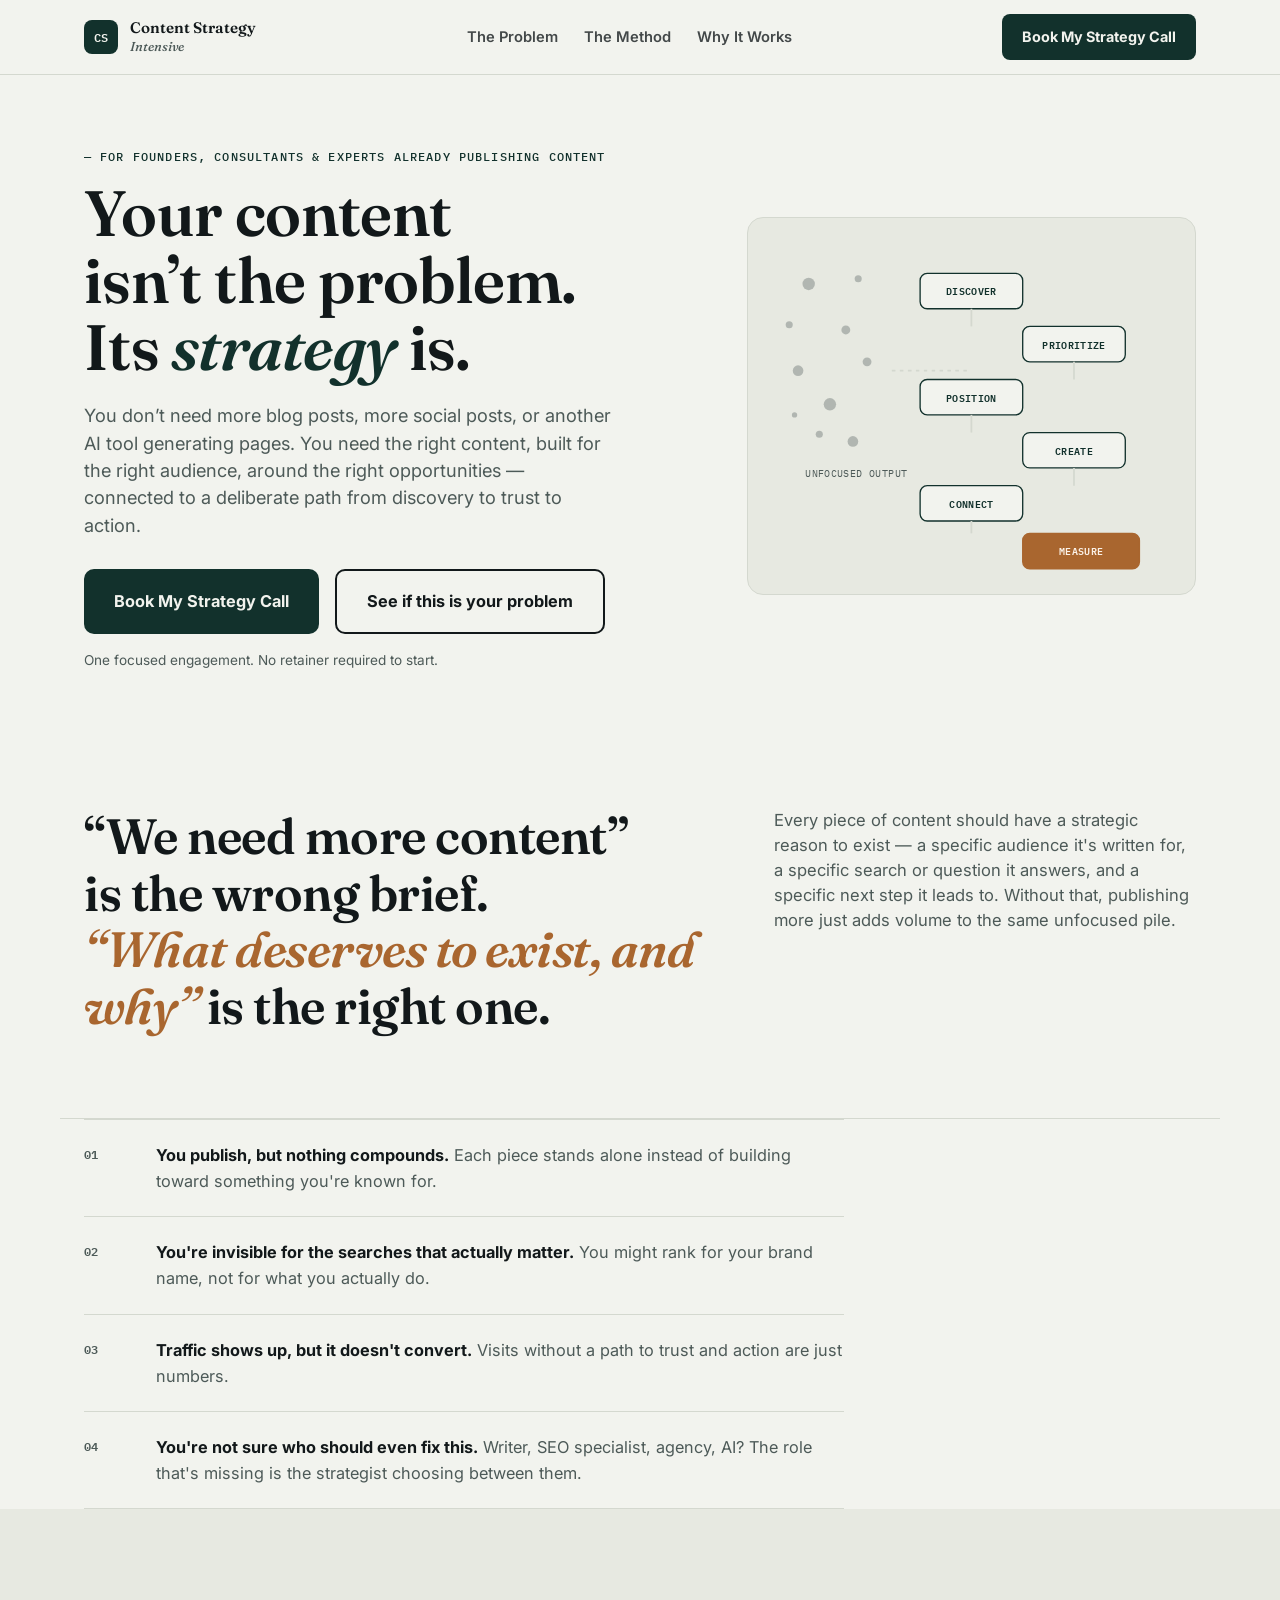
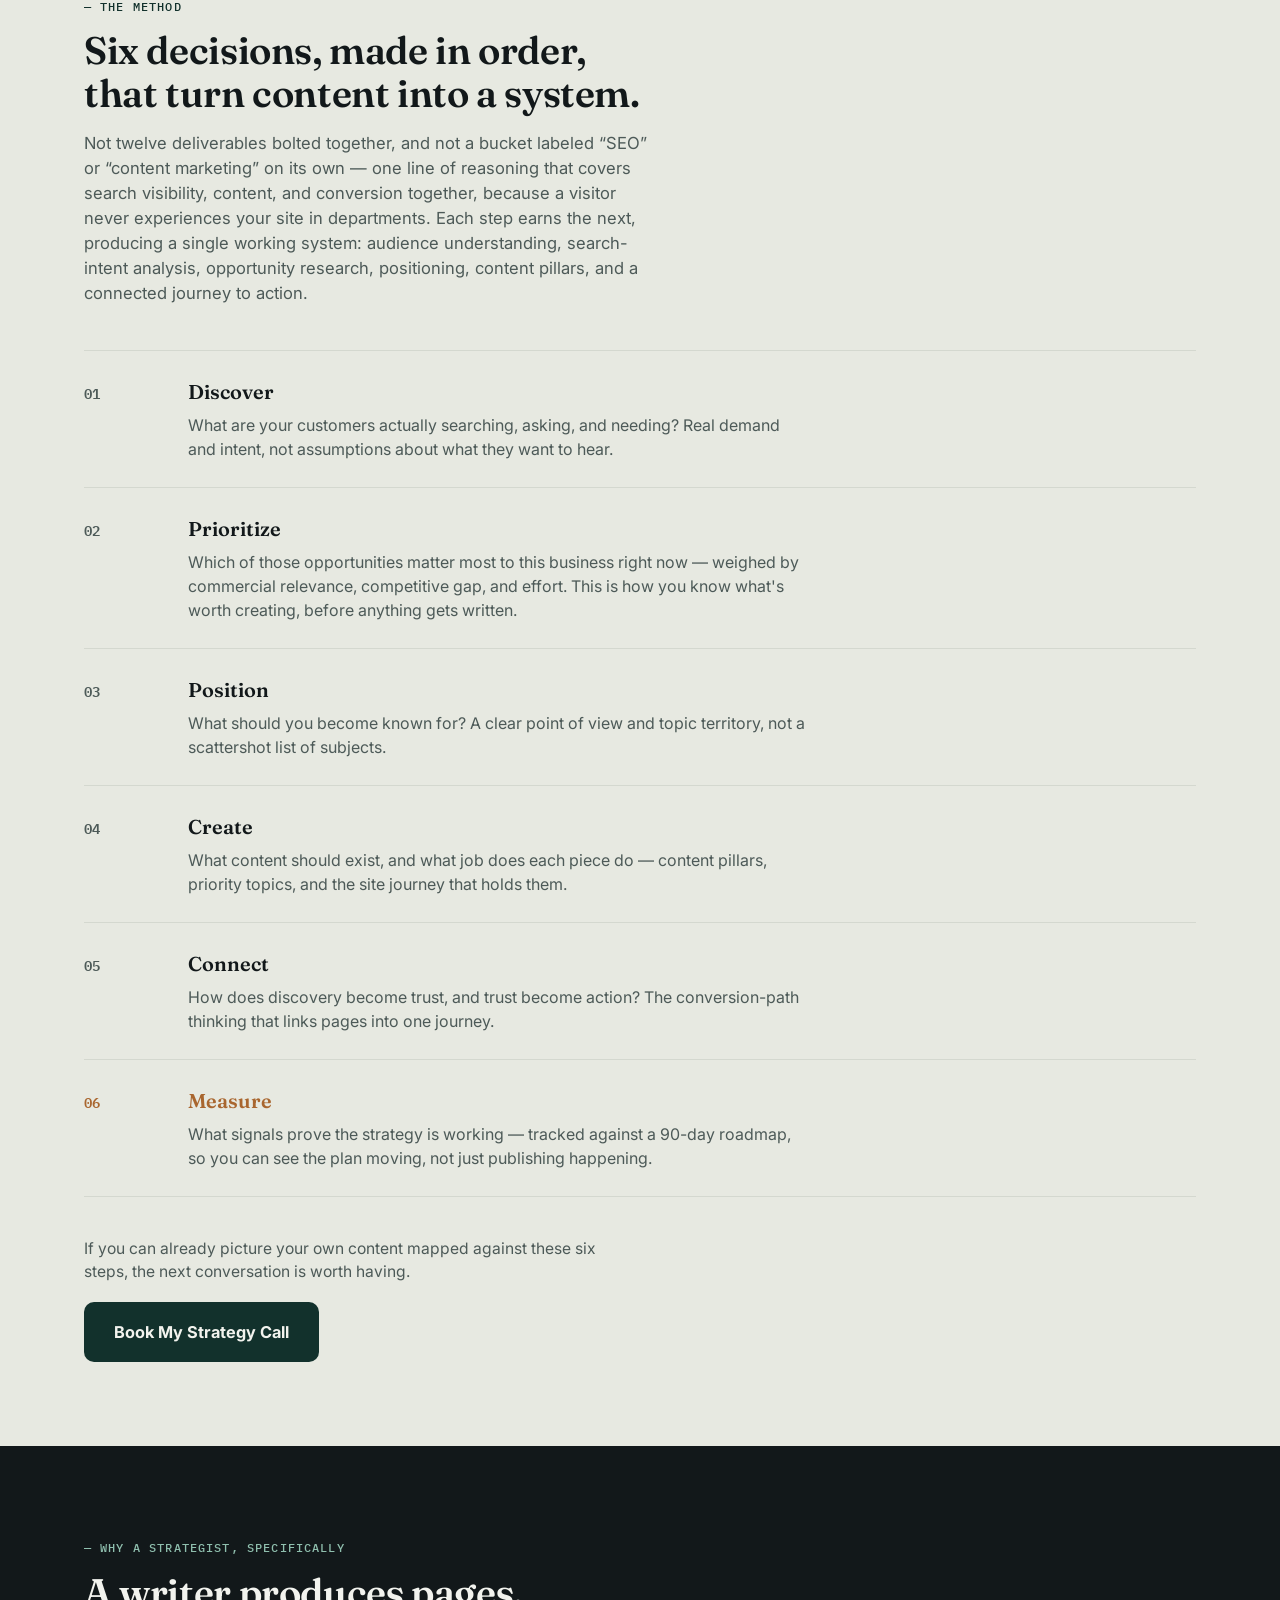
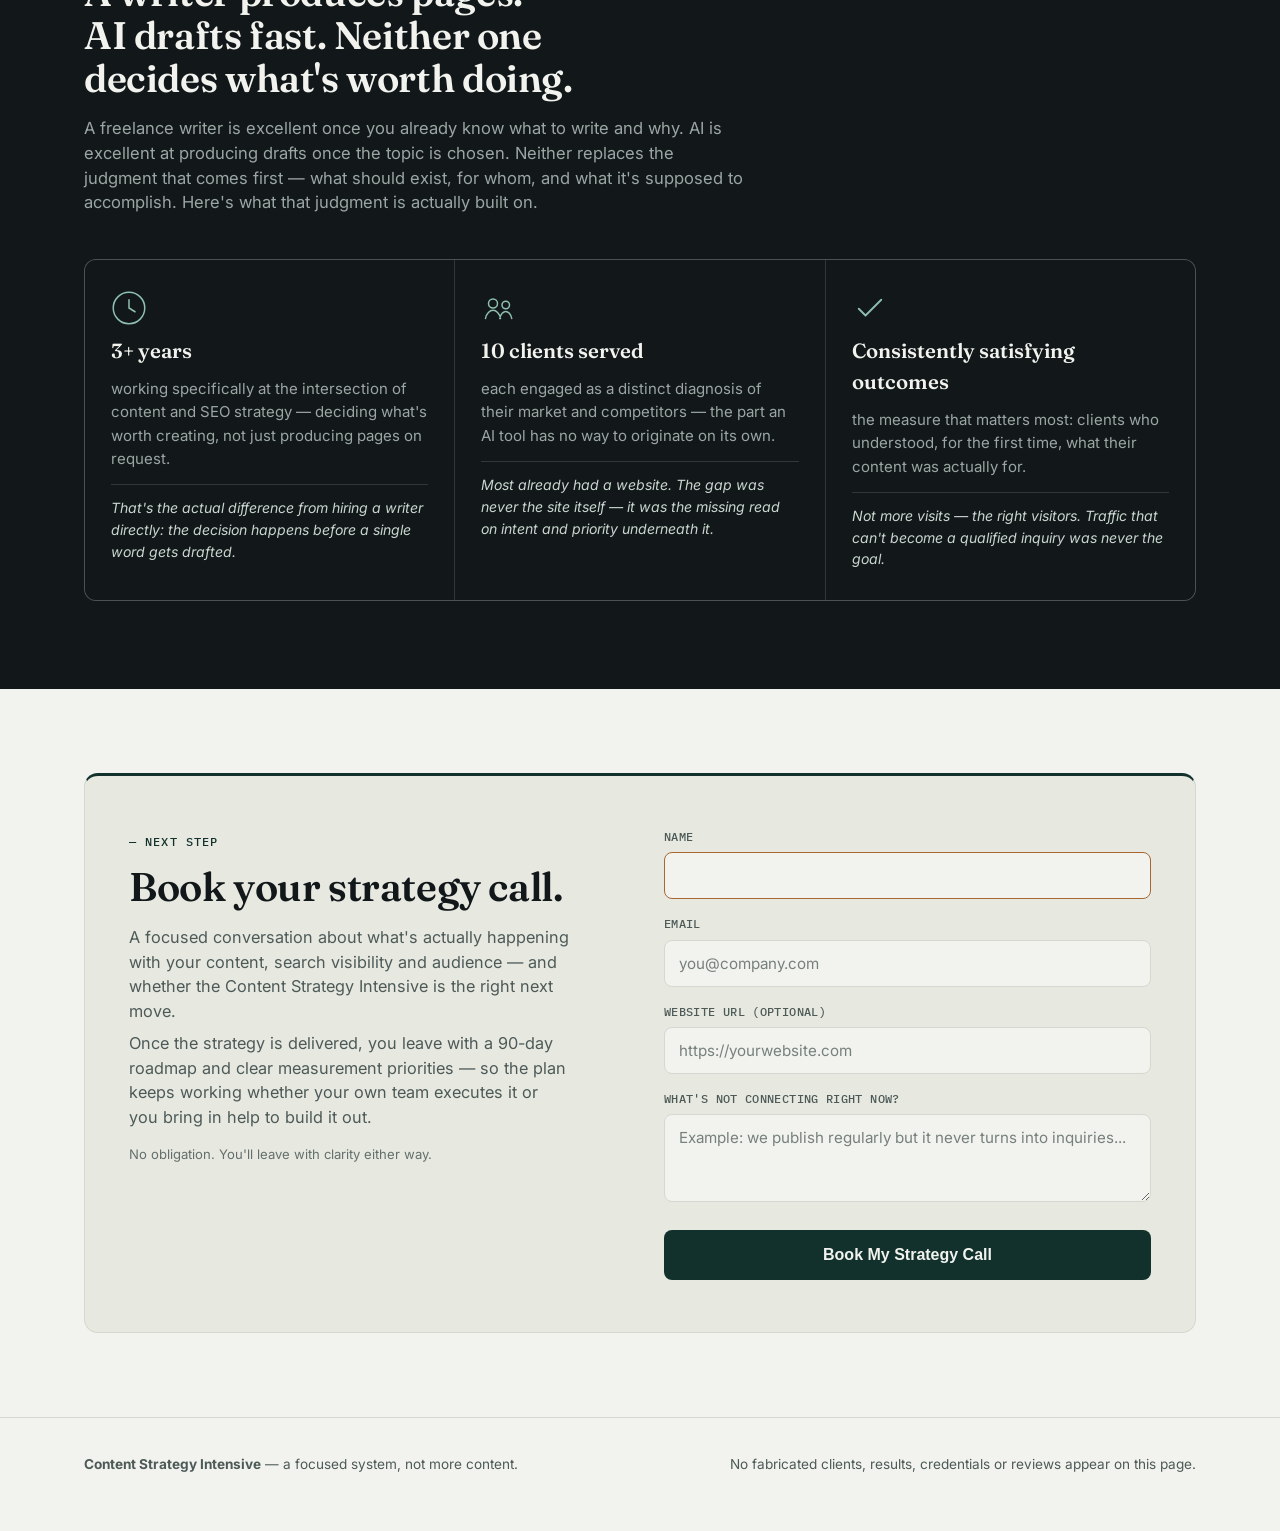
<file: content-strategist.html>
<!doctype html>
<html lang="en">
<head>
<meta charset="utf-8">
<meta name="viewport" content="width=device-width,initial-scale=1">
<title>Content Strategy Intensive | Content Strategist for Search Visibility &amp; Authority</title>
<meta name="description" content="A Content Strategy Intensive that turns scattered content into a focused system — the right content, for the right audience, connected to search visibility, authority and qualified customers. Book a strategy call.">
<link rel="canonical" href="https://example.com/content-strategist.html">
<meta name="theme-color" content="#12312c">
<meta property="og:type" content="website">
<meta property="og:title" content="Content Strategy Intensive — A Focused Content System, Not More Content">
<meta property="og:description" content="Strategic content and SEO direction that connects discovery, authority and qualified customer opportunities into one system.">
<meta property="og:url" content="https://example.com/content-strategist.html">
<link rel="preconnect" href="https://fonts.googleapis.com">
<link rel="preconnect" href="https://fonts.gstatic.com" crossorigin>
<link rel="stylesheet" href="https://fonts.googleapis.com/css2?family=Fraunces:ital,opsz,wght@0,9..144,500;0,9..144,600;0,9..144,700;1,9..144,500&family=Inter:wght@400;500;600;700&family=IBM+Plex+Mono:wght@500;600&display=swap">
<link rel="stylesheet" href="css/content-strategist.css">
<script type="application/ld+json">
{
  "@context":"https://schema.org",
  "@type":"Service",
  "serviceType":"Content Strategy Consulting",
  "name":"Content Strategy Intensive",
  "description":"A strategic content and SEO service that turns scattered content into a focused system for discoverability, authority and qualified customer opportunities.",
  "provider":{"@type":"Person","jobTitle":"Content Strategist"},
  "areaServed":"Remote / Online"
}
</script>
</head>
<body class="cs-body">

<a class="cs-skip" href="#main">Skip to content</a>

<header class="cs-header">
  <div class="cs-wrap cs-nav">
    <a class="cs-brand" href="#top"><span class="mark" aria-hidden="true">CS</span><span class="word">Content Strategy<br><em>Intensive</em></span></a>
    <nav class="cs-navlinks" aria-label="Primary">
      <a href="#problem">The Problem</a>
      <a href="#method">The Method</a>
      <a href="#authority">Why It Works</a>
    </nav>
    <a class="cs-cta" href="#call">Book My Strategy Call</a>
  </div>
</header>

<main id="main">

<!-- ============ SECTION 1 — HERO — STAGE 1: HOOK ============ -->
<section class="cs-hero" id="top">
  <div class="cs-wrap cs-hero-grid">
    <div class="cs-hero-copy">
      <span class="cs-kicker">For founders, consultants &amp; experts already publishing content</span>
      <h1>Your content isn&rsquo;t the problem.<br>Its <em>strategy</em> is.</h1>
      <p class="lede">You don&rsquo;t need more blog posts, more social posts, or another AI tool generating pages. You need the right content, built for the right audience, around the right opportunities — connected to a deliberate path from discovery to trust to action.</p>
      <div class="cs-hero-actions">
        <a class="cs-cta big" href="#call">Book My Strategy Call</a>
        <a class="cs-cta ghost big" href="#problem">See if this is your problem</a>
      </div>
      <p class="cs-hero-fine">One focused engagement. No retainer required to start.</p>
    </div>

    <figure class="cs-hero-visual" aria-label="Diagram: scattered content organized into a strategic system">
      <svg viewBox="0 0 460 380" role="img" aria-labelledby="heroSvgTitle">
        <title id="heroSvgTitle">Scattered, disconnected content on the left resolves into a single labeled path — Discover, Prioritize, Position, Create, Connect, Measure — on the right.</title>
        <g class="scatter">
          <circle cx="46" cy="52" r="7"></circle>
          <circle cx="88" cy="104" r="5"></circle>
          <circle cx="34" cy="150" r="6"></circle>
          <circle cx="102" cy="46" r="4"></circle>
          <circle cx="70" cy="188" r="7"></circle>
          <circle cx="24" cy="98" r="4"></circle>
          <circle cx="112" cy="140" r="5"></circle>
          <circle cx="58" cy="222" r="4"></circle>
          <circle cx="96" cy="230" r="6"></circle>
          <circle cx="30" cy="200" r="3"></circle>
        </g>
        <text x="42" y="270" class="cs-svg-label dim">unfocused output</text>

        <path class="flow-line" d="M140 150 C 190 150, 190 150, 230 150" />

        <g class="path-node" transform="translate(230,60)">
          <rect x="-58" y="-20" width="116" height="40" rx="8"></rect>
          <text x="0" y="5" text-anchor="middle">DISCOVER</text>
        </g>
        <g class="path-node" transform="translate(230,120)">
          <rect x="58" y="-20" width="116" height="40" rx="8"></rect>
          <text x="116" y="5" text-anchor="middle">PRIORITIZE</text>
        </g>
        <g class="path-node" transform="translate(230,180)">
          <rect x="-58" y="-20" width="116" height="40" rx="8"></rect>
          <text x="0" y="5" text-anchor="middle">POSITION</text>
        </g>
        <g class="path-node" transform="translate(230,240)">
          <rect x="58" y="-20" width="116" height="40" rx="8"></rect>
          <text x="116" y="5" text-anchor="middle">CREATE</text>
        </g>
        <g class="path-node" transform="translate(230,300)">
          <rect x="-58" y="-20" width="116" height="40" rx="8"></rect>
          <text x="0" y="5" text-anchor="middle">CONNECT</text>
        </g>
        <g class="path-node emphasis" transform="translate(230,354)">
          <rect x="58" y="-20" width="132" height="40" rx="8"></rect>
          <text x="124" y="5" text-anchor="middle">MEASURE</text>
        </g>

        <path class="join-line" d="M230 80 L230 100" />
        <path class="join-line" d="M346 140 L346 160" />
        <path class="join-line" d="M230 200 L230 220" />
        <path class="join-line" d="M346 260 L346 280" />
        <path class="join-line" d="M230 320 L230 334" />
      </svg>
    </figure>
  </div>
</section>

<!-- ============ SECTION 2 — PROBLEM + EMPATHY BRIDGE — STAGE 2 ============ -->
<section class="cs-statement" id="problem">
  <div class="cs-wrap cs-statement-grid">
    <h2>&ldquo;We need more content&rdquo; is the wrong brief.<br><span>&ldquo;What deserves to exist, and why&rdquo;</span> is the right one.</h2>
    <div class="cs-statement-side">
      <p>Every piece of content should have a strategic reason to exist — a specific audience it's written for, a specific search or question it answers, and a specific next step it leads to. Without that, publishing more just adds volume to the same unfocused pile.</p>
    </div>
  </div>

  <div class="cs-wrap">
    <ul class="cs-annotated">
      <li><span class="tick" aria-hidden="true">01</span><p><b>You publish, but nothing compounds.</b> Each piece stands alone instead of building toward something you're known for.</p></li>
      <li><span class="tick" aria-hidden="true">02</span><p><b>You're invisible for the searches that actually matter.</b> You might rank for your brand name, not for what you actually do.</p></li>
      <li><span class="tick" aria-hidden="true">03</span><p><b>Traffic shows up, but it doesn't convert.</b> Visits without a path to trust and action are just numbers.</p></li>
      <li><span class="tick" aria-hidden="true">04</span><p><b>You're not sure who should even fix this.</b> Writer, SEO specialist, agency, AI? The role that's missing is the strategist choosing between them.</p></li>
    </ul>
  </div>
</section>

<!-- ============ SECTION 3 — METHOD + VALUE STACK — STAGE 3 ============ -->
<section class="cs-section dim" id="method">
  <div class="cs-wrap">
    <div class="cs-head">
      <span class="cs-kicker">The method</span>
      <h2>Six decisions, made in order, that turn content into a system.</h2>
      <p>Not twelve deliverables bolted together, and not a bucket labeled &ldquo;SEO&rdquo; or &ldquo;content marketing&rdquo; on its own — one line of reasoning that covers search visibility, content, and conversion together, because a visitor never experiences your site in departments. Each step earns the next, producing a single working system: audience understanding, search-intent analysis, opportunity research, positioning, content pillars, and a connected journey to action.</p>
    </div>

    <ol class="cs-path">
      <li>
        <span class="cs-path-num">01</span>
        <div><h3>Discover</h3><p>What are your customers actually searching, asking, and needing? Real demand and intent, not assumptions about what they want to hear.</p></div>
      </li>
      <li>
        <span class="cs-path-num">02</span>
        <div><h3>Prioritize</h3><p>Which of those opportunities matter most to this business right now — weighed by commercial relevance, competitive gap, and effort. This is how you know what's worth creating, before anything gets written.</p></div>
      </li>
      <li>
        <span class="cs-path-num">03</span>
        <div><h3>Position</h3><p>What should you become known for? A clear point of view and topic territory, not a scattershot list of subjects.</p></div>
      </li>
      <li>
        <span class="cs-path-num">04</span>
        <div><h3>Create</h3><p>What content should exist, and what job does each piece do — content pillars, priority topics, and the site journey that holds them.</p></div>
      </li>
      <li>
        <span class="cs-path-num">05</span>
        <div><h3>Connect</h3><p>How does discovery become trust, and trust become action? The conversion-path thinking that links pages into one journey.</p></div>
      </li>
      <li class="emphasis">
        <span class="cs-path-num">06</span>
        <div><h3>Measure</h3><p>What signals prove the strategy is working — tracked against a 90-day roadmap, so you can see the plan moving, not just publishing happening.</p></div>
      </li>
    </ol>

    <div class="cs-cta-row">
      <p class="cs-cta-lead">If you can already picture your own content mapped against these six steps, the next conversation is worth having.</p>
      <a class="cs-cta big" href="#call">Book My Strategy Call</a>
    </div>
  </div>
</section>

<!-- ============ SECTION 4 — AUTHORITY + PROOF (objections woven in) — STAGE 4 + 5 ============ -->
<section class="cs-contrast" id="authority">
  <div class="cs-wrap">
    <div class="cs-head">
      <span class="cs-kicker">Why a strategist, specifically</span>
      <h2>A writer produces pages. AI drafts fast. Neither one decides what's worth doing.</h2>
      <p>A freelance writer is excellent once you already know what to write and why. AI is excellent at producing drafts once the topic is chosen. Neither replaces the judgment that comes first — what should exist, for whom, and what it's supposed to accomplish. Here's what that judgment is actually built on.</p>
    </div>

    <div class="cs-authority-grid">
      <article>
        <svg class="cs-proof-icon" viewBox="0 0 48 48" aria-hidden="true"><circle cx="24" cy="24" r="21" fill="none" stroke="currentColor" stroke-width="2"/><path d="M24 13v11l8 5" fill="none" stroke="currentColor" stroke-width="2" stroke-linecap="round"/></svg>
        <b>3+ years</b>
        <p>working specifically at the intersection of content and SEO strategy — deciding what's worth creating, not just producing pages on request.</p>
        <p class="cs-objection">That's the actual difference from hiring a writer directly: the decision happens before a single word gets drafted.</p>
      </article>
      <article>
        <svg class="cs-proof-icon" viewBox="0 0 48 48" aria-hidden="true"><circle cx="16" cy="18" r="6" fill="none" stroke="currentColor" stroke-width="2"/><circle cx="33" cy="20" r="5" fill="none" stroke="currentColor" stroke-width="2"/><path d="M6 38c1-7 6-11 10-11s9 4 10 11M25 38c1-6 5-9.5 8-9.5s7 3.5 8 9.5" fill="none" stroke="currentColor" stroke-width="2" stroke-linecap="round"/></svg>
        <b>10 clients served</b>
        <p>each engaged as a distinct diagnosis of their market and competitors — the part an AI tool has no way to originate on its own.</p>
        <p class="cs-objection">Most already had a website. The gap was never the site itself — it was the missing read on intent and priority underneath it.</p>
      </article>
      <article>
        <svg class="cs-proof-icon" viewBox="0 0 48 48" aria-hidden="true"><path d="M9 25l9 9 21-21" fill="none" stroke="currentColor" stroke-width="2.4" stroke-linecap="round" stroke-linejoin="round"/></svg>
        <b>Consistently satisfying outcomes</b>
        <p>the measure that matters most: clients who understood, for the first time, what their content was actually for.</p>
        <p class="cs-objection">Not more visits — the right visitors. Traffic that can't become a qualified inquiry was never the goal.</p>
      </article>
    </div>
  </div>
</section>

<!-- ============ SECTION 5 — FINAL COMMITMENT — STAGE 6 ============ -->
<section class="cs-section" id="call">
  <div class="cs-wrap">
    <div class="cs-final">
      <div class="cs-final-copy">
        <span class="cs-kicker">Next step</span>
        <h2>Book your strategy call.</h2>
        <p>A focused conversation about what's actually happening with your content, search visibility and audience — and whether the Content Strategy Intensive is the right next move.</p>
        <p>Once the strategy is delivered, you leave with a 90-day roadmap and clear measurement priorities — so the plan keeps working whether your own team executes it or you bring in help to build it out.</p>
        <p class="fine">No obligation. You'll leave with clarity either way.</p>
      </div>
      <form class="cs-form" id="cs-demo-form" novalidate>
        <div>
          <label for="cs-name">Name</label>
          <input id="cs-name" name="name" type="text" autocomplete="name" required>
          <span class="err" data-for="cs-name">Please enter your name.</span>
        </div>
        <div>
          <label for="cs-email">Email</label>
          <input id="cs-email" name="email" type="email" autocomplete="email" placeholder="you@company.com" required>
          <span class="err" data-for="cs-email">Enter a valid email address.</span>
        </div>
        <div>
          <label for="cs-url">Website URL (optional)</label>
          <input id="cs-url" name="url" type="url" placeholder="https://yourwebsite.com">
        </div>
        <div>
          <label for="cs-note">What's not connecting right now?</label>
          <textarea id="cs-note" name="note" placeholder="Example: we publish regularly but it never turns into inquiries..."></textarea>
        </div>
        <button type="submit">Book My Strategy Call</button>
        <p class="success" id="cs-success" role="status">Thanks — this demo form doesn't transmit or store information. A production version would confirm your call time by email within one business day.</p>
      </form>
    </div>
  </div>
</section>

</main>

<footer class="cs-footer">
  <div class="cs-wrap cs-footer-inner">
    <span><b>Content Strategy Intensive</b> — a focused system, not more content.</span>
    <span>No fabricated clients, results, credentials or reviews appear on this page.</span>
  </div>
</footer>

<script src="js/content-strategist.js"></script>
</body>
</html>
</file>
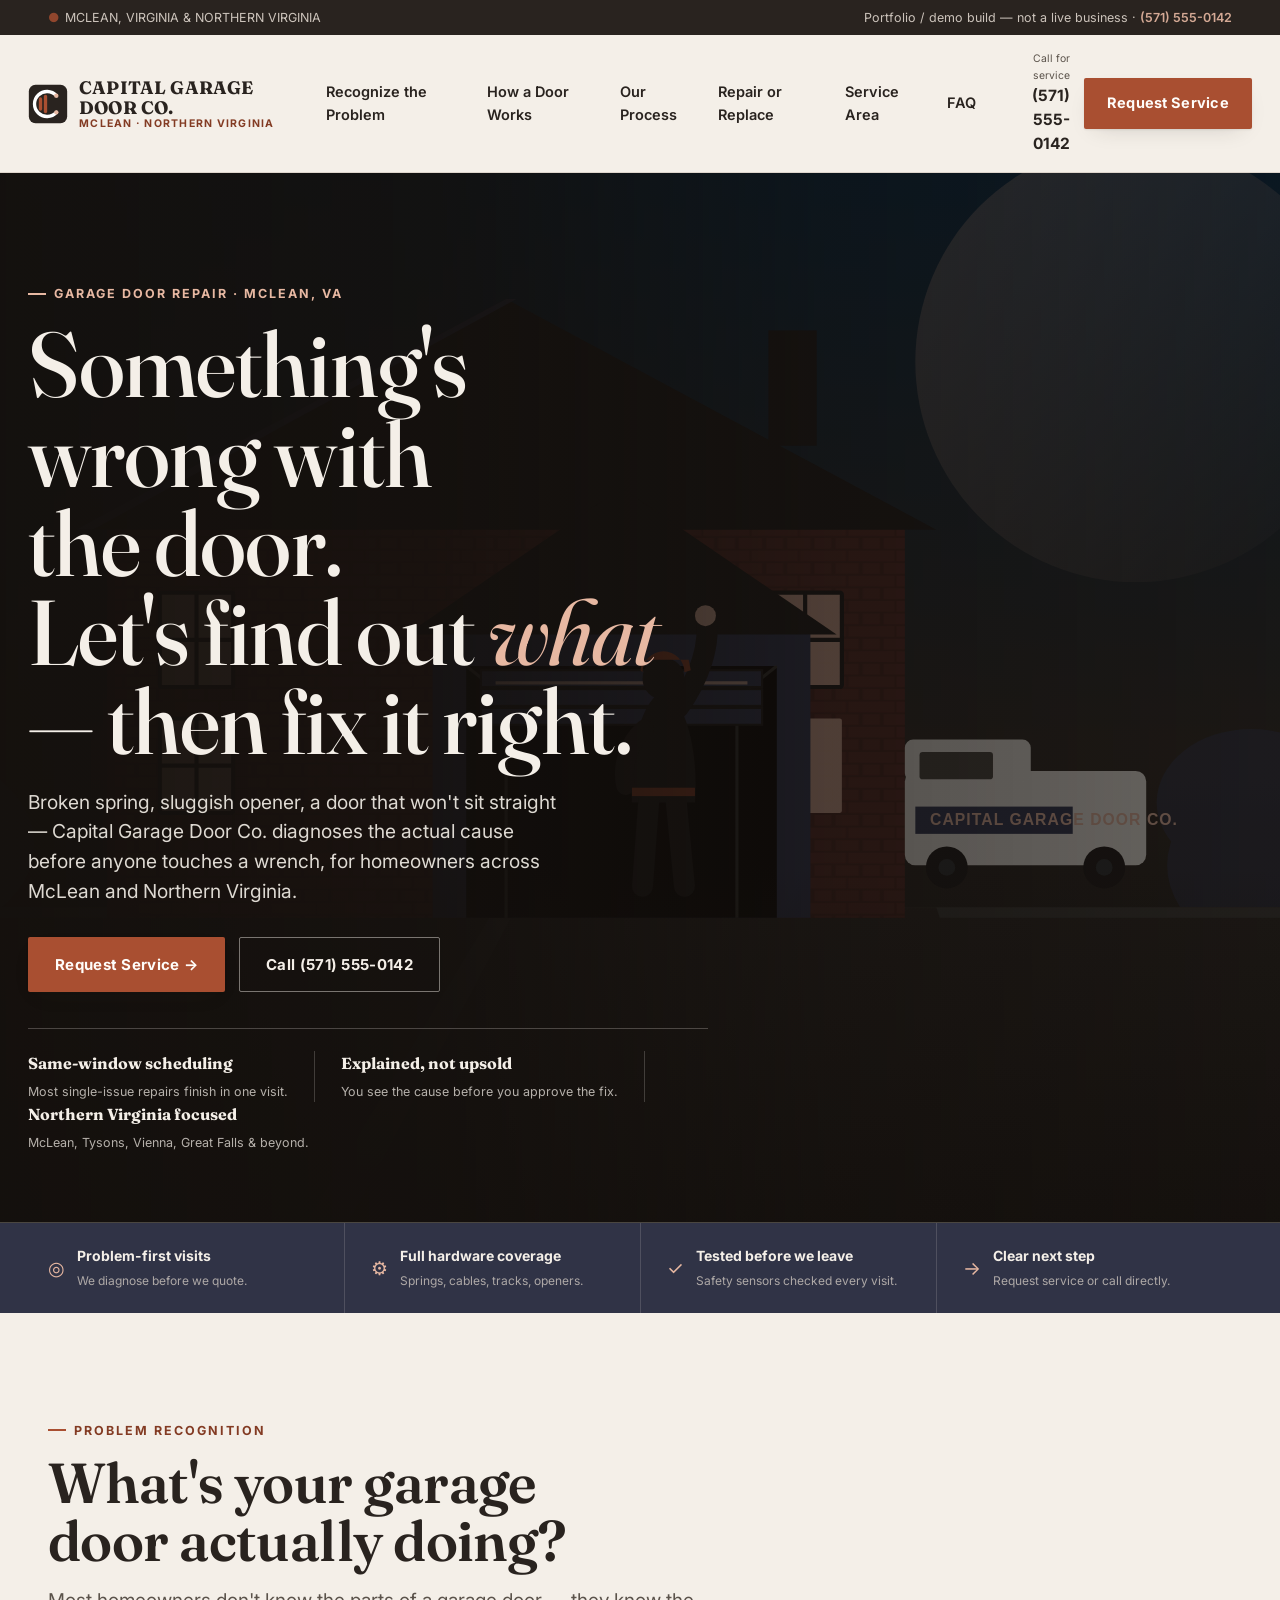
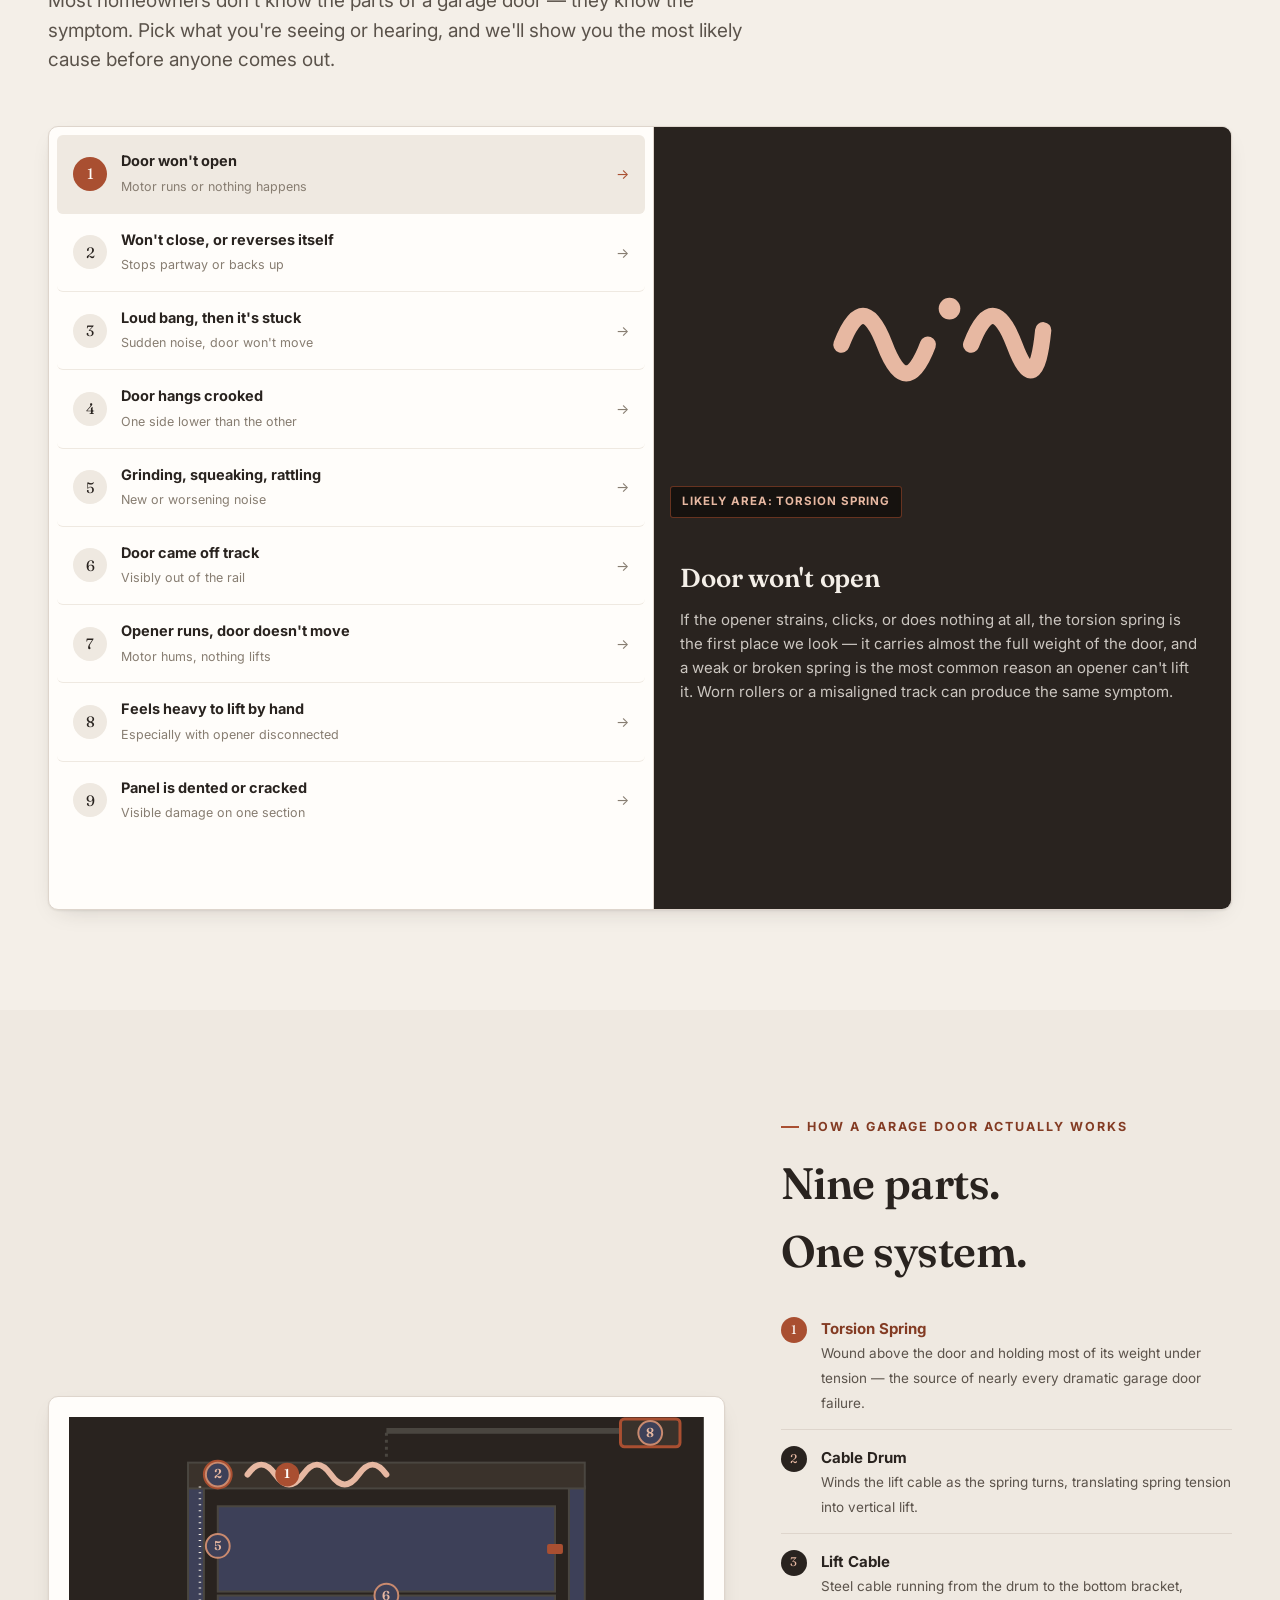
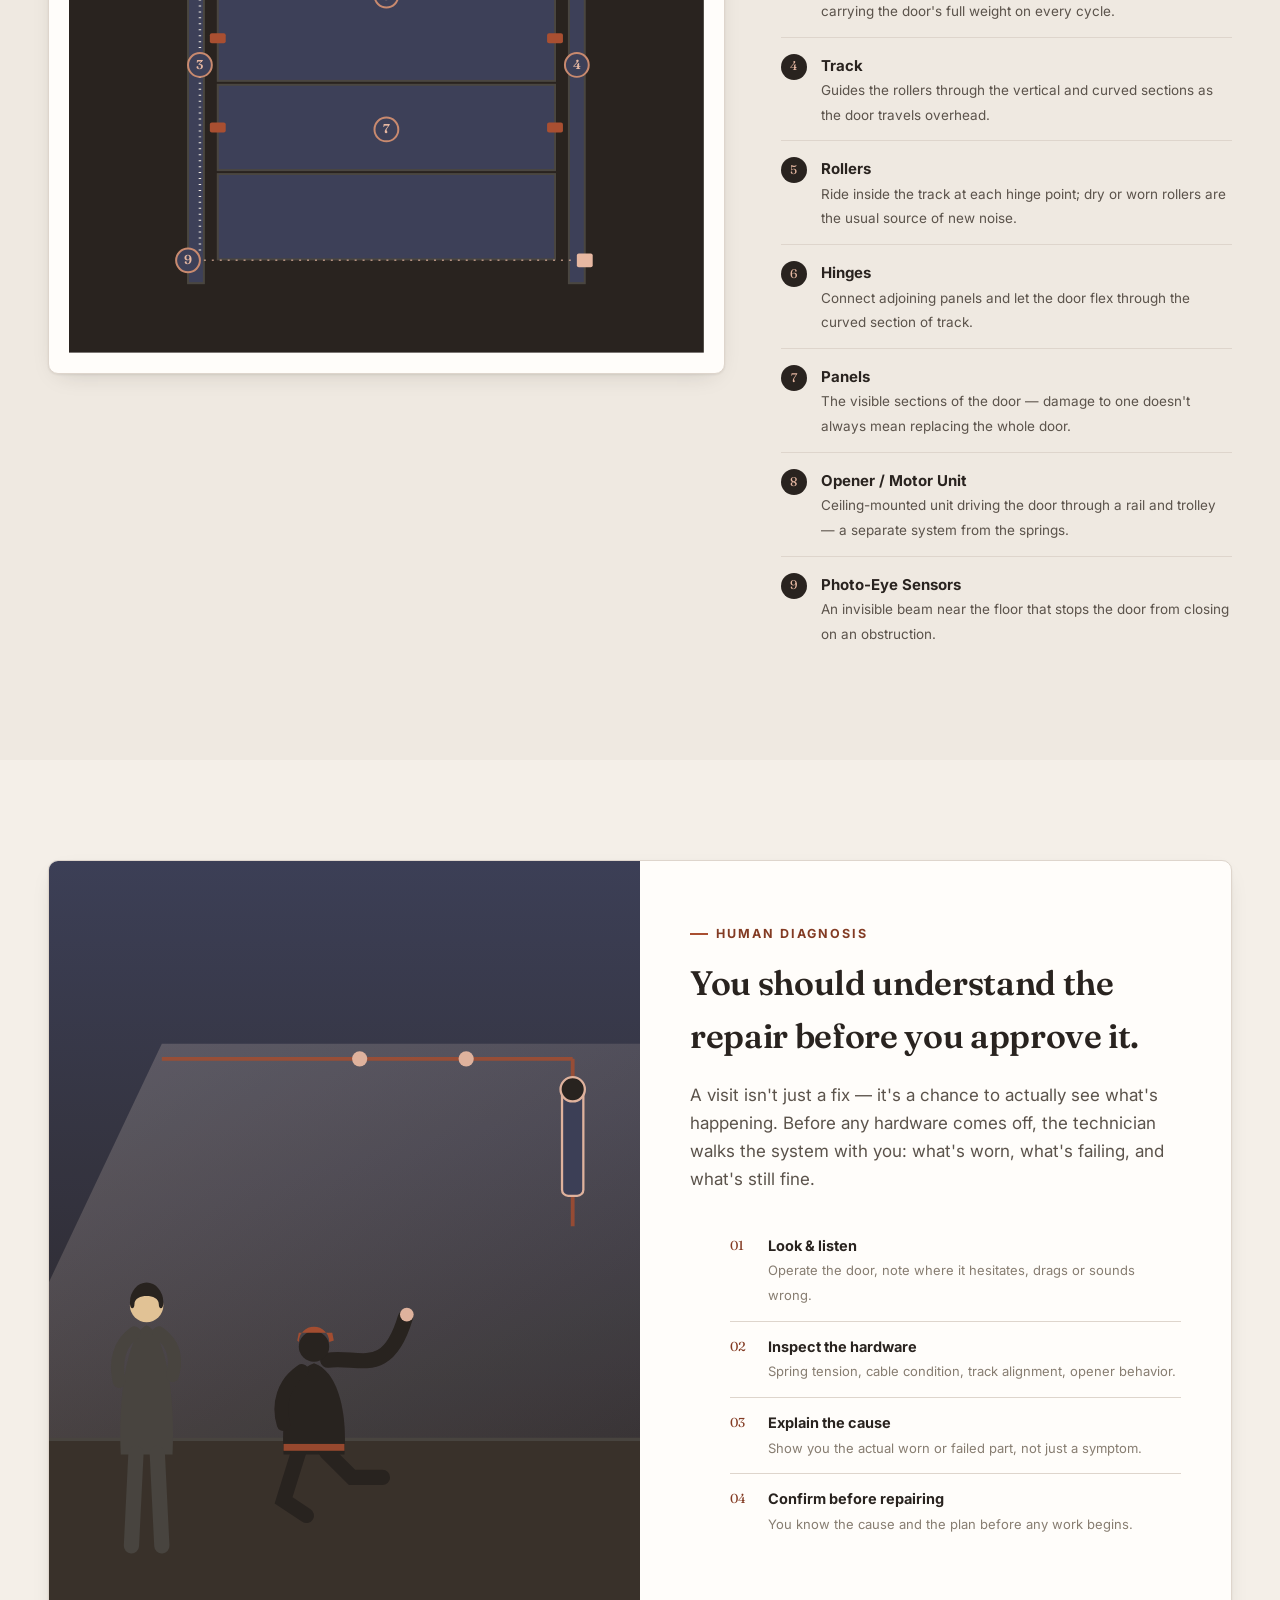
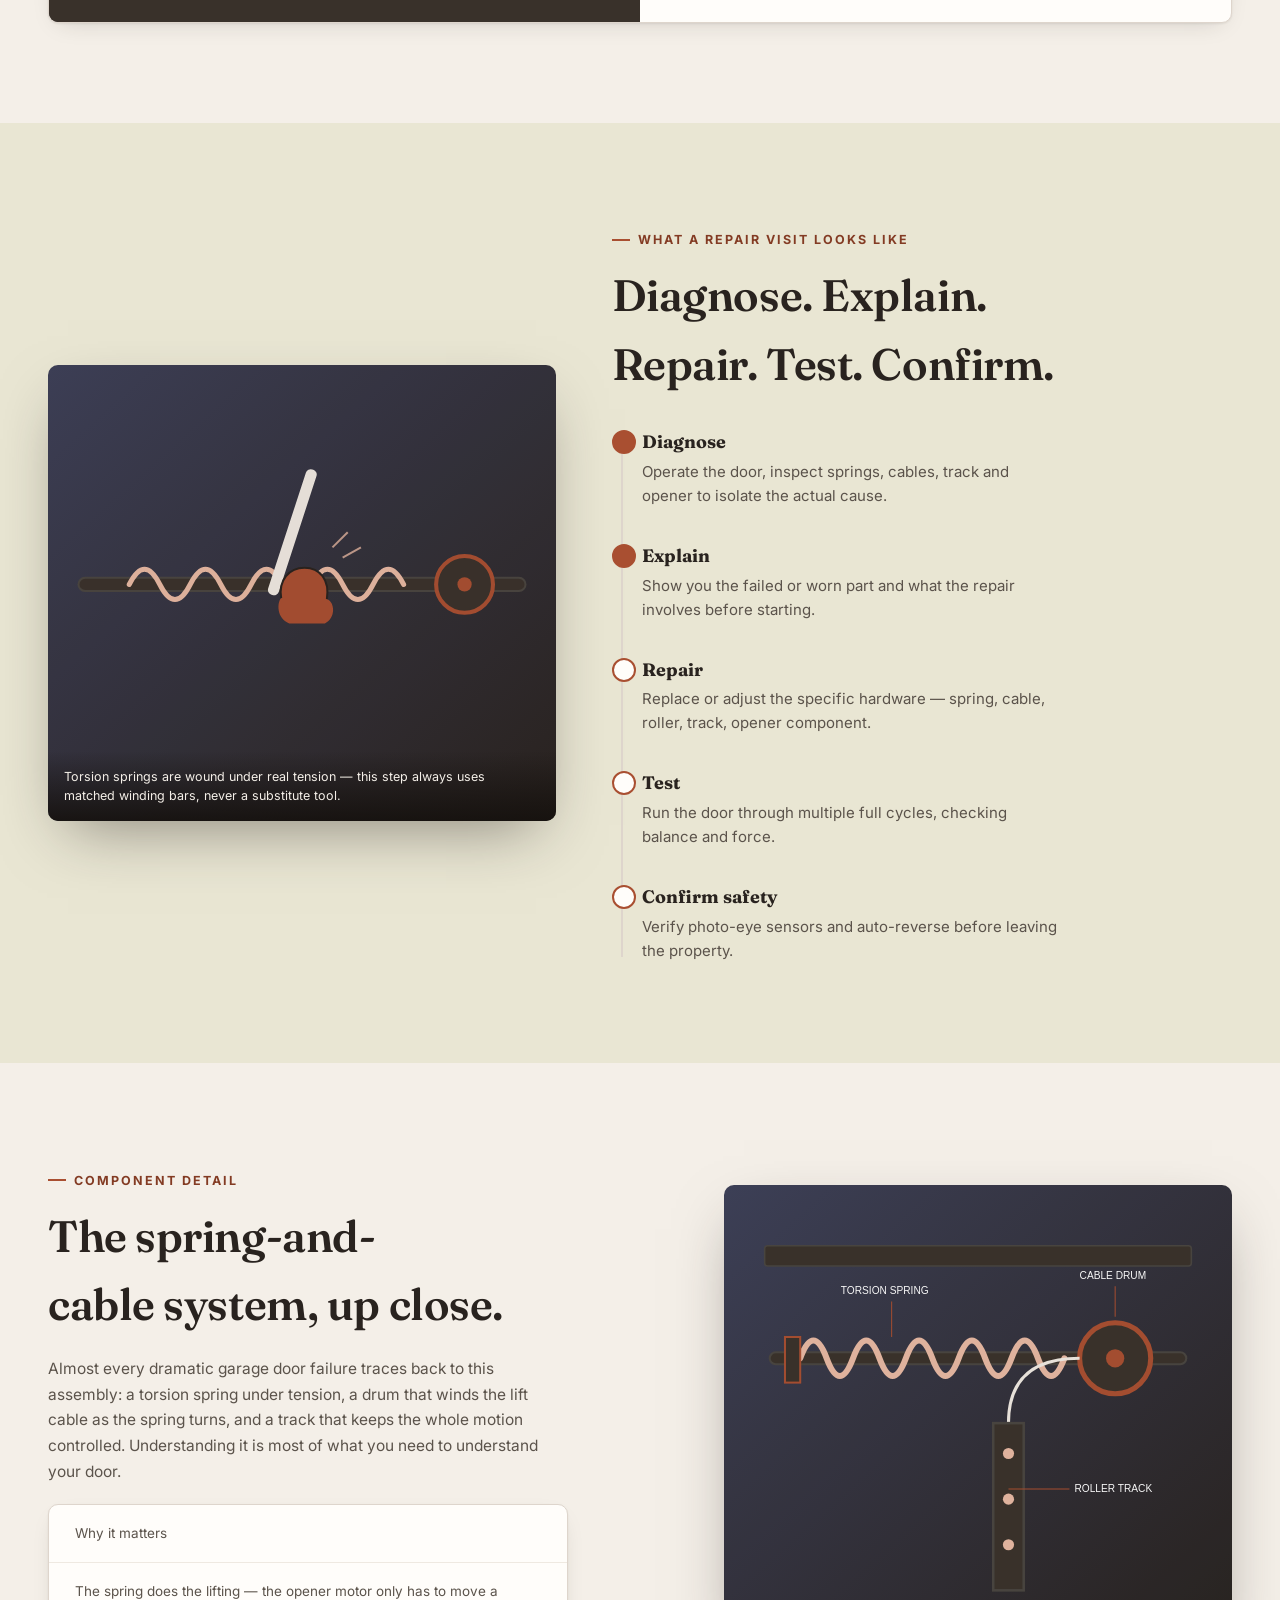
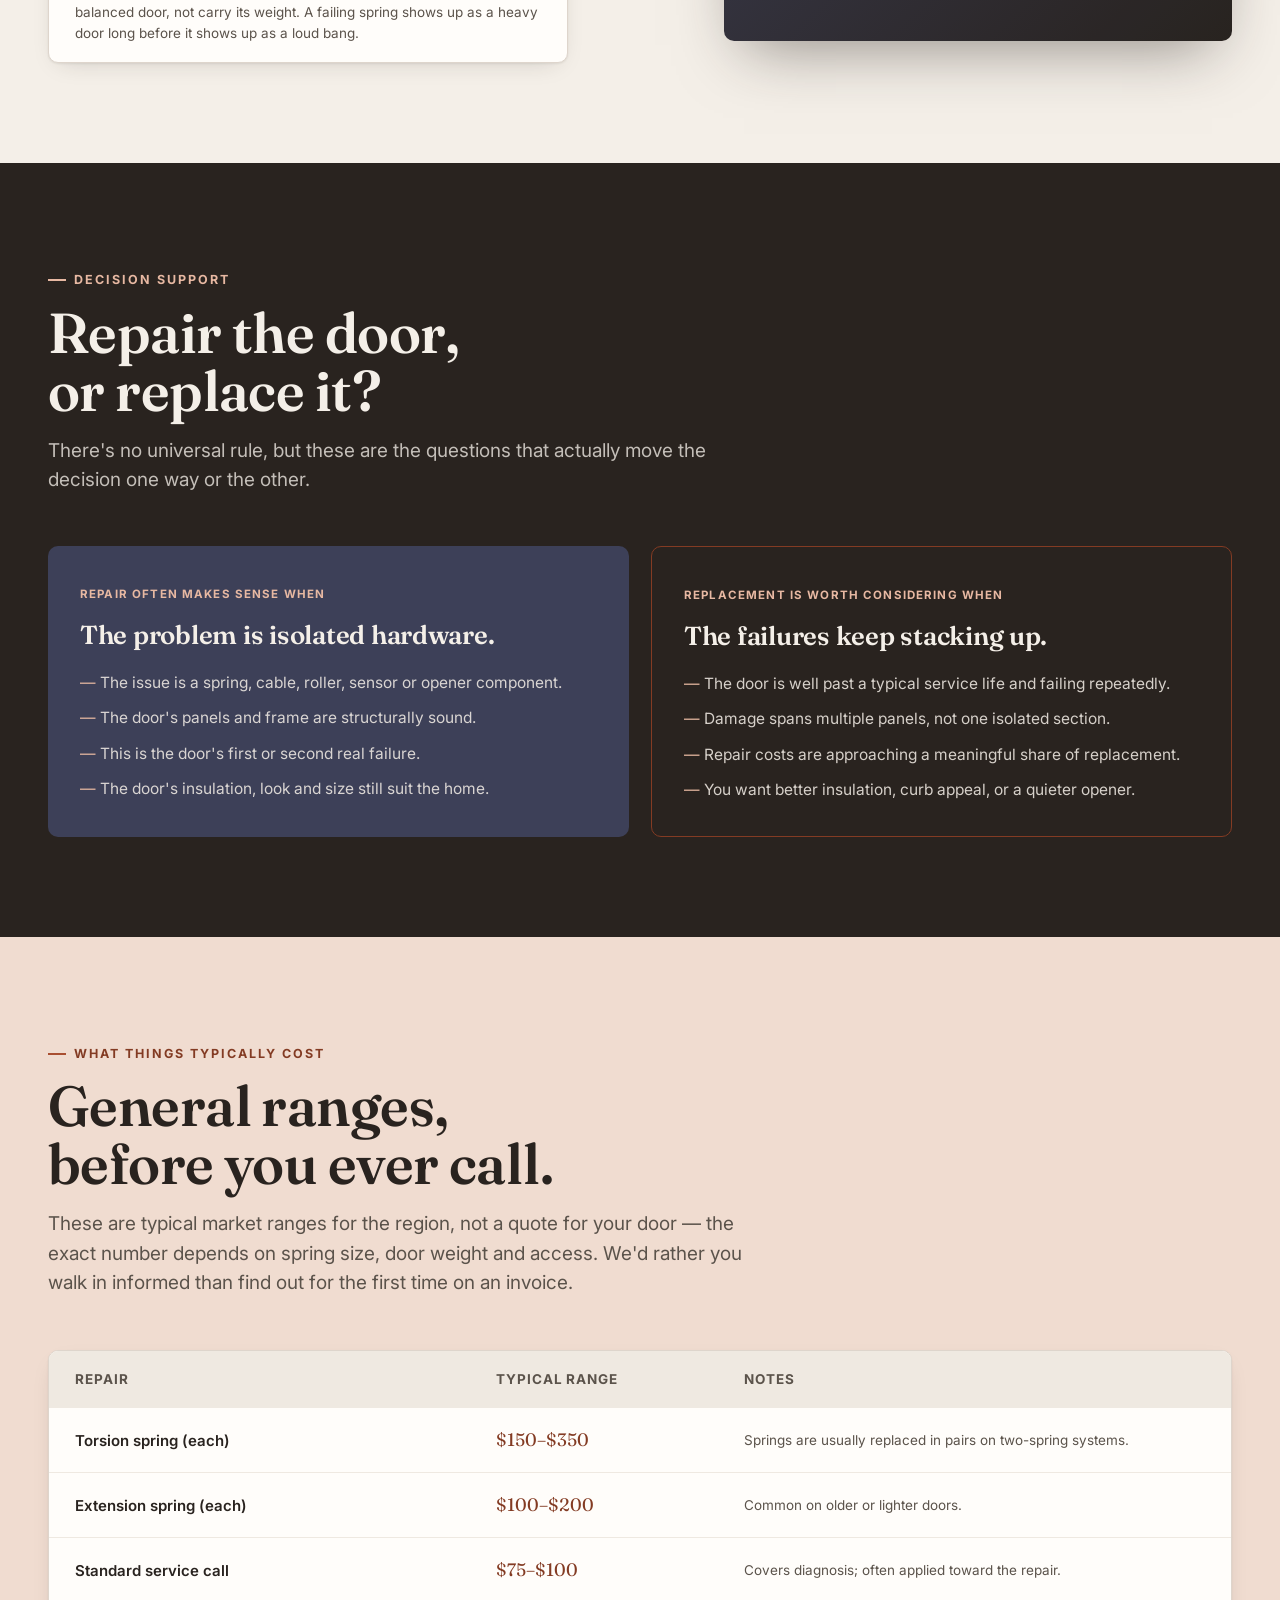
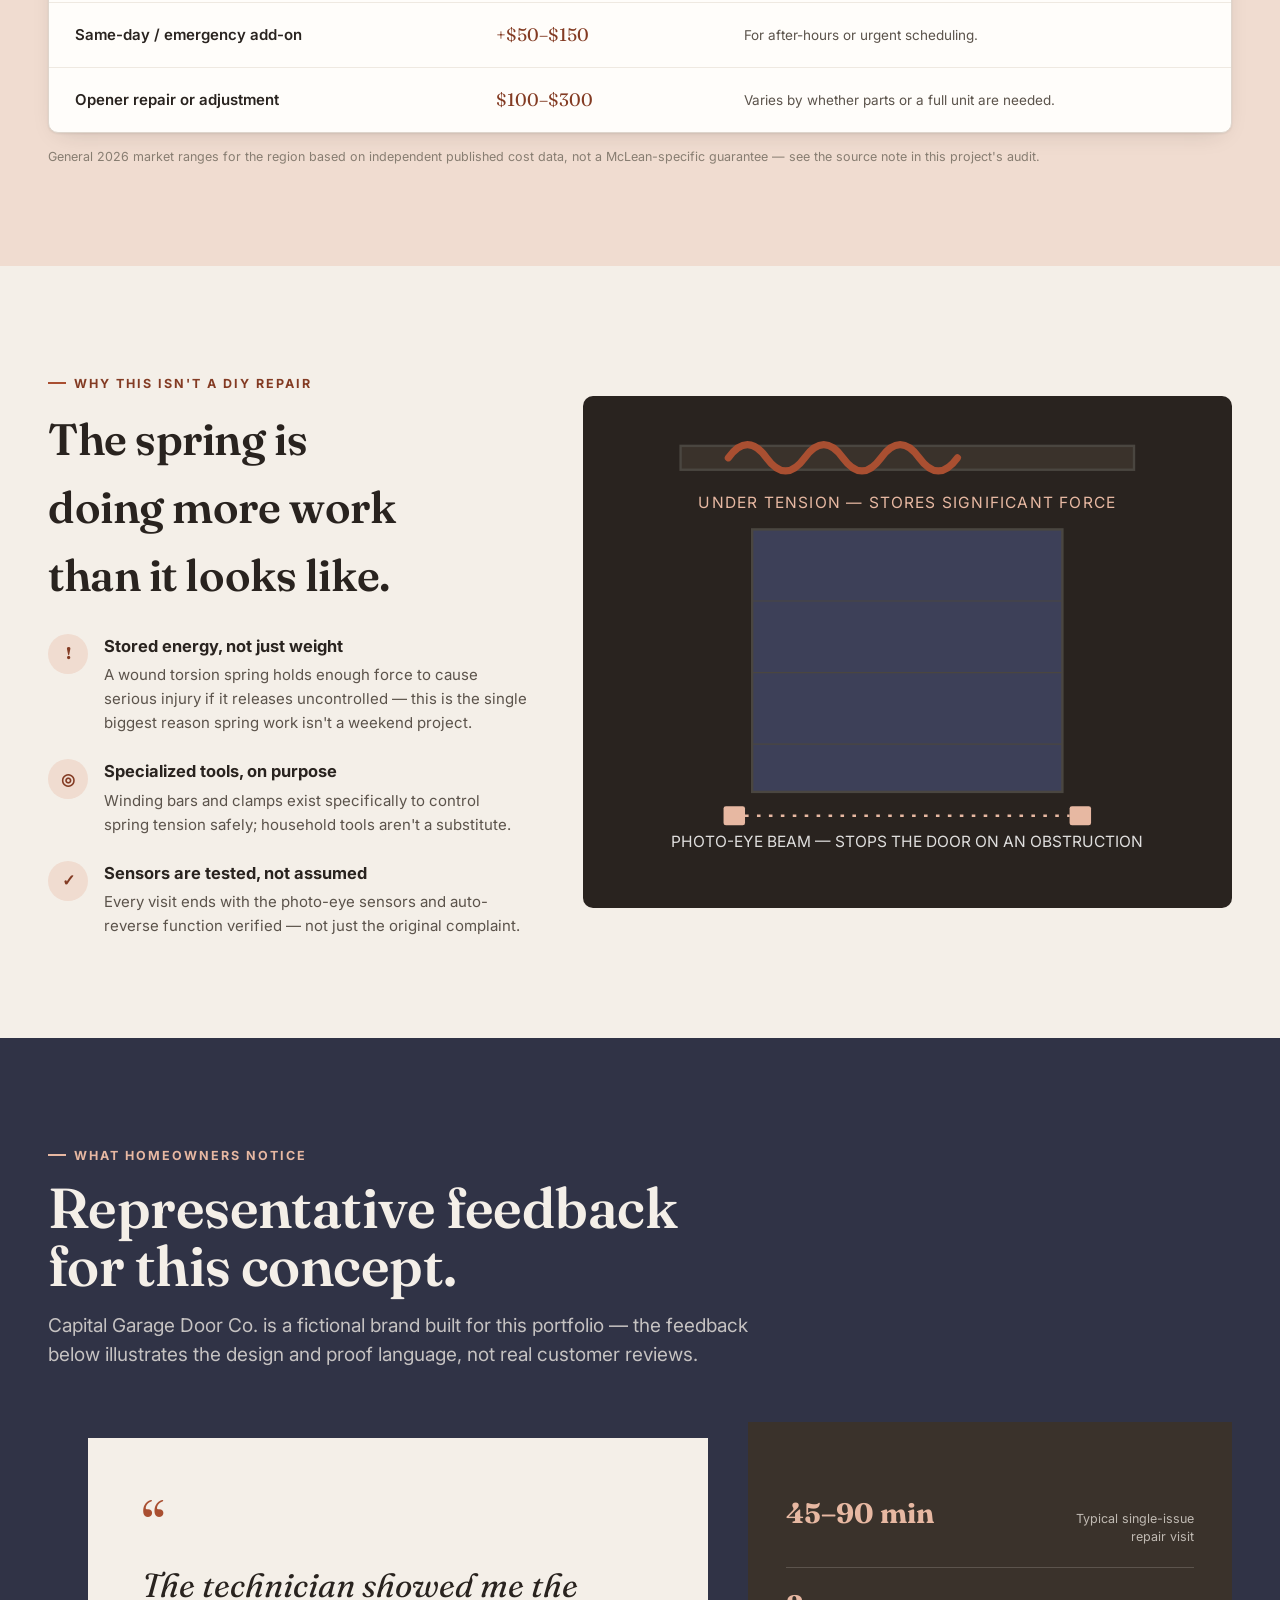
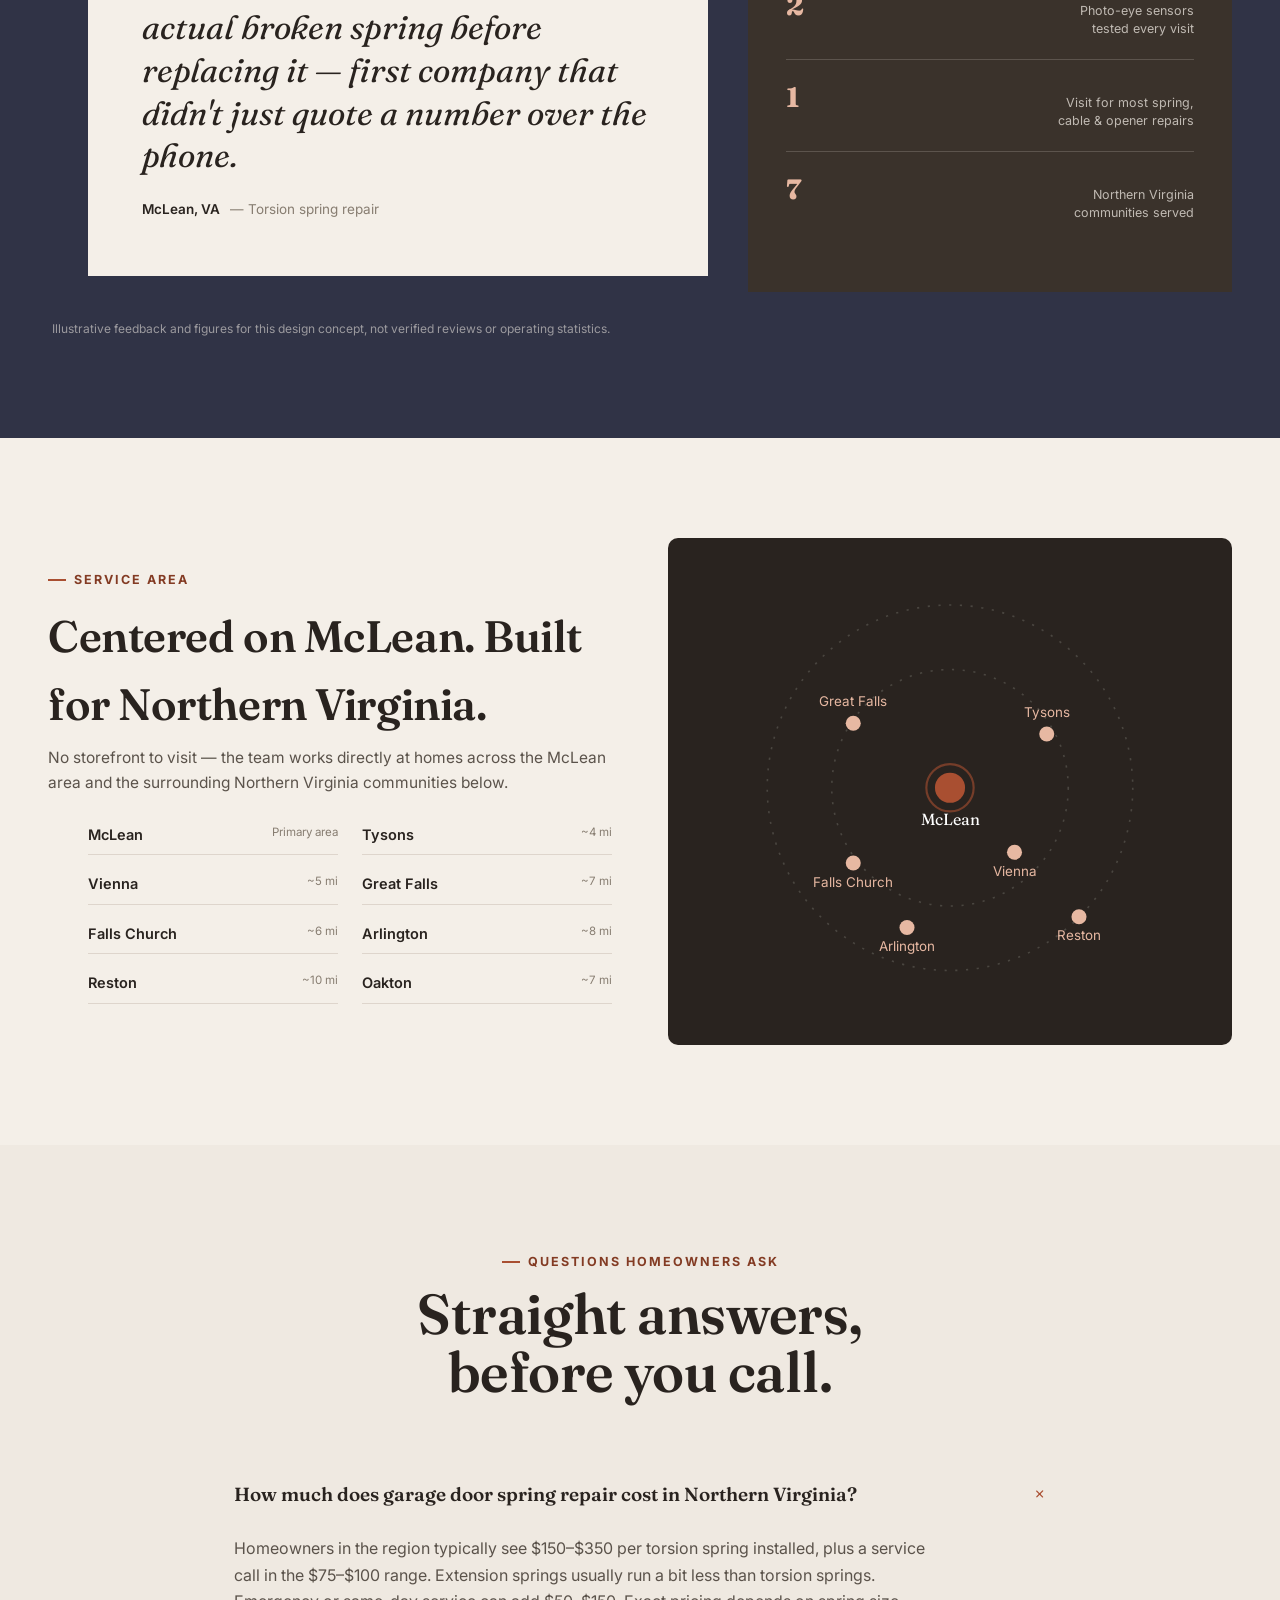
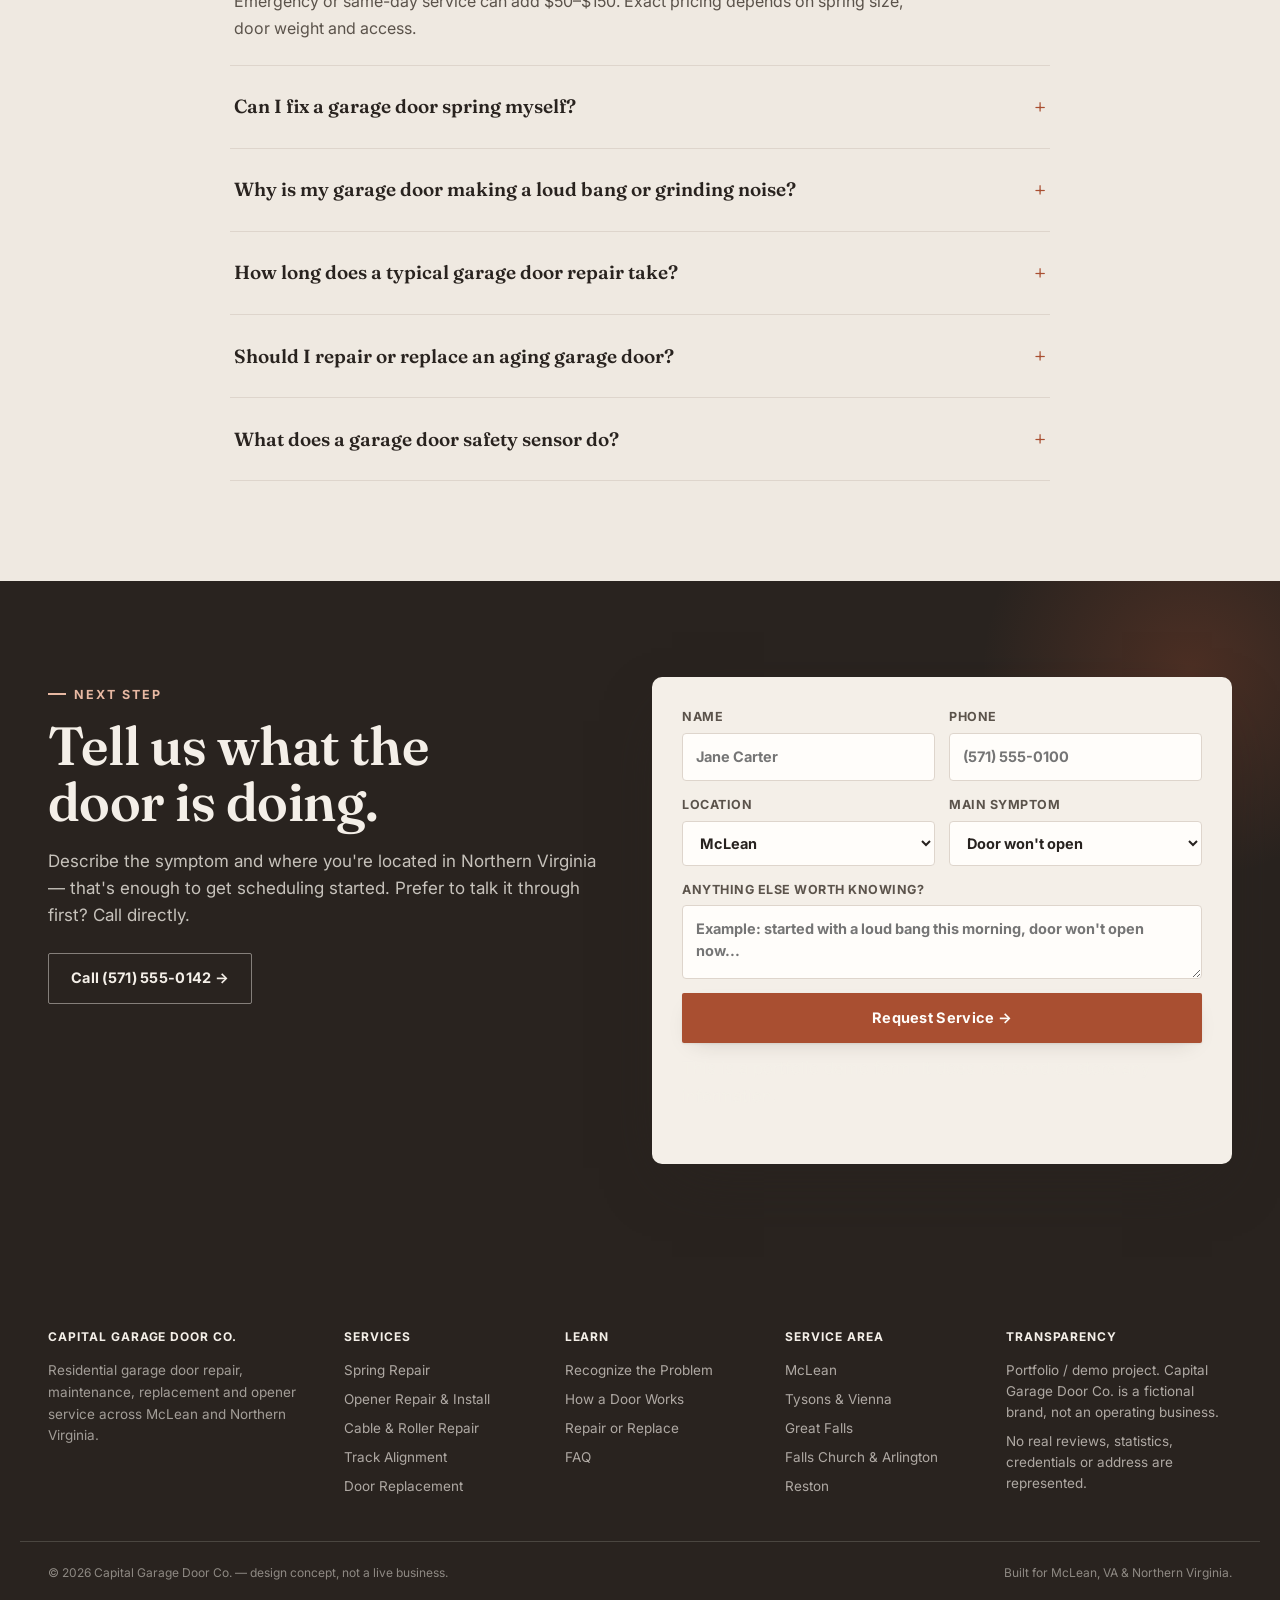
<file: garage-door-repair-mclean-va.html>
<!doctype html>
<html lang="en">
<head>
<meta charset="utf-8">
<meta name="viewport" content="width=device-width,initial-scale=1">
<title>Garage Door Repair in McLean, VA | Capital Garage Door Co.</title>
<meta name="description" content="Same-window garage door repair for McLean, VA and Northern Virginia. Recognize the symptom, understand the fix, and request service — broken springs, openers, off-track doors and more.">
<meta name="theme-color" content="#29231F">
<meta property="og:type" content="website">
<meta property="og:title" content="Garage Door Repair in McLean, VA | Capital Garage Door Co.">
<meta property="og:description" content="Recognize the symptom, understand the fix, and request service — garage door repair for McLean, VA and Northern Virginia.">
<meta property="og:locale" content="en_US">
<meta name="twitter:card" content="summary_large_image">
<link rel="preconnect" href="https://fonts.googleapis.com">
<link rel="preconnect" href="https://fonts.gstatic.com" crossorigin>
<link href="https://fonts.googleapis.com/css2?family=Fraunces:ital,opsz,wght@0,9..144,400;0,9..144,500;0,9..144,600;0,9..144,700;1,9..144,400;1,9..144,500&family=Inter:wght@400;500;600;700;800&display=swap" rel="stylesheet">
<link rel="stylesheet" href="css/garage.css">

<!--
  PORTFOLIO / DEMO BUILD — "Capital Garage Door Co." is a fictional brand created
  for this design exercise (Landing Page Prime). No real business, technicians,
  reviews, statistics or credentials are represented. See footer for the
  visible disclosure. Photography requested in the brief could not be
  generated into repo assets in this environment (network egress policy
  blocked the image CDN); the visual system substitutes an original
  navy/brass editorial illustration campaign instead.
-->

<script type="application/ld+json">
{
  "@context": "https://schema.org",
  "@type": ["LocalBusiness", "HomeAndConstructionBusiness"],
  "name": "Capital Garage Door Co.",
  "description": "Residential garage door repair, maintenance, replacement and opener service for McLean, Virginia and Northern Virginia. Fictional portfolio/demo business.",
  "areaServed": [
    {"@type": "City", "name": "McLean, VA"},
    {"@type": "City", "name": "Tysons, VA"},
    {"@type": "City", "name": "Vienna, VA"},
    {"@type": "City", "name": "Great Falls, VA"},
    {"@type": "City", "name": "Falls Church, VA"},
    {"@type": "City", "name": "Arlington, VA"},
    {"@type": "City", "name": "Reston, VA"}
  ],
  "telephone": "+1-571-555-0142",
  "priceRange": "$$",
  "knowsAbout": ["Garage door spring repair","Garage door opener repair","Garage door installation","Garage door track alignment","Garage door safety sensors"]
}
</script>
<script type="application/ld+json">
{
  "@context": "https://schema.org",
  "@type": "FAQPage",
  "mainEntity": [
    {"@type":"Question","name":"How much does garage door spring repair cost in Northern Virginia?","acceptedAnswer":{"@type":"Answer","text":"Homeowners in the region typically see $150–$350 per torsion spring installed, plus a service call in the $75–$100 range. Extension springs usually run a bit less than torsion springs. Emergency or same-day service can add $50–$150. Exact pricing depends on spring size, door weight and access."}},
    {"@type":"Question","name":"Can I fix a garage door spring myself?","acceptedAnswer":{"@type":"Answer","text":"It isn't recommended. A wound torsion spring stores enough force to cause serious injury if it releases uncontrolled, and the winding bars and clamps involved are specialized. This is one of the few home repairs worth leaving to a technician even for confident DIYers."}},
    {"@type":"Question","name":"Why is my garage door making a loud bang or grinding noise?","acceptedAnswer":{"@type":"Answer","text":"A sudden loud bang is the classic sign of a torsion spring breaking. Ongoing grinding or squeaking more often points to dry or worn rollers, loose hinges, or a track that has drifted out of alignment."}},
    {"@type":"Question","name":"How long does a typical garage door repair take?","acceptedAnswer":{"@type":"Answer","text":"Most single-issue repairs — a spring, a sensor, a roller, an opener adjustment — are completed in one visit, typically 45–90 minutes once the technician is on site. More involved work, like a full door replacement, is usually scheduled as its own appointment."}},
    {"@type":"Question","name":"Should I repair or replace an aging garage door?","acceptedAnswer":{"@type":"Answer","text":"Repair is usually the right call when the issue is isolated to hardware — springs, cables, an opener, a roller — and the door itself is structurally sound. Replacement becomes worth considering when the door is older than its expected service life, has recurring failures, or has damage spread across multiple panels."}},
    {"@type":"Question","name":"What does a garage door safety sensor do?","acceptedAnswer":{"@type":"Answer","text":"Photo-eye sensors sit a few inches off the floor on each side of the track and project an invisible beam across the opening. If something breaks that beam while the door is closing, the opener reverses the door instead of continuing down — it's a federally required safety feature on residential openers."}}
  ]
}
</script>
</head>
<body>

<div class="utility">
  <div class="wrap utility-inner">
    <span><span class="u-dot">●</span>MCLEAN, VIRGINIA &amp; NORTHERN VIRGINIA</span>
    <span>Portfolio / demo build — not a live business · <a href="tel:+15715550142">(571) 555-0142</a></span>
  </div>
</div>

<header class="site-header">
  <div class="nav">
    <a class="brand" href="garage-door-repair-mclean-va.html" aria-label="Capital Garage Door Co. home">
      <img class="brand-mark" src="assets/garage/brand-mark.svg" alt="" width="40" height="40">
      <span class="brand-copy"><b>CAPITAL GARAGE DOOR CO.</b><small>McLean · Northern Virginia</small></span>
    </a>
    <button class="menu-toggle" aria-label="Open navigation" aria-expanded="false">☰</button>
    <nav class="navlinks" aria-label="Primary navigation">
      <a href="#recognize">Recognize the Problem</a>
      <a href="#anatomy">How a Door Works</a>
      <a href="#process">Our Process</a>
      <a href="#repair-replace">Repair or Replace</a>
      <a href="#area">Service Area</a>
      <a href="#faq">FAQ</a>
    </nav>
    <div class="nav-actions">
      <span class="nav-call"><small>Call for service</small><b>(571) 555-0142</b></span>
      <a class="btn btn-primary" href="#request">Request Service</a>
    </div>
  </div>
</header>

<main>

<!-- ============================================================ HERO ============================================================ -->
<section class="hero">
  <div class="hero-media"><img src="assets/garage/scene-hero.svg" alt="Illustration of a technician inspecting an open garage door at a brick colonial home in McLean, Virginia" loading="eager"></div>
  <div class="hero-scrim"></div>
  <div class="hero-inner">
    <div class="hero-content">
      <span class="kicker light">GARAGE DOOR REPAIR · MCLEAN, VA</span>
      <h1>Something's wrong with the door.<br>Let's find out <em>what</em> — then fix it right.</h1>
      <p class="hero-lede">Broken spring, sluggish opener, a door that won't sit straight — Capital Garage Door Co. diagnoses the actual cause before anyone touches a wrench, for homeowners across McLean and Northern Virginia.</p>
      <div class="hero-actions">
        <a class="btn btn-primary" href="#request">Request Service →</a>
        <a class="btn btn-ghost-light" href="tel:+15715550142">Call (571) 555-0142</a>
      </div>
      <div class="hero-trust">
        <div><b>Same-window scheduling</b><span>Most single-issue repairs finish in one visit.</span></div>
        <div><b>Explained, not upsold</b><span>You see the cause before you approve the fix.</span></div>
        <div><b>Northern Virginia focused</b><span>McLean, Tysons, Vienna, Great Falls &amp; beyond.</span></div>
      </div>
    </div>
  </div>
</section>

<section class="trust-strip">
  <div class="wrap">
    <article><i>◎</i><div><b>Problem-first visits</b><span>We diagnose before we quote.</span></div></article>
    <article><i>⚙</i><div><b>Full hardware coverage</b><span>Springs, cables, tracks, openers.</span></div></article>
    <article><i>✓</i><div><b>Tested before we leave</b><span>Safety sensors checked every visit.</span></div></article>
    <article><i>→</i><div><b>Clear next step</b><span>Request service or call directly.</span></div></article>
  </div>
</section>

<!-- ============================================================ PROBLEM RECOGNITION ============================================================ -->
<section class="section" id="recognize">
  <div class="wrap">
    <div class="section-head">
      <span class="kicker">PROBLEM RECOGNITION</span>
      <h2>What's your garage door actually doing?</h2>
      <p>Most homeowners don't know the parts of a garage door — they know the symptom. Pick what you're seeing or hearing, and we'll show you the most likely cause before anyone comes out.</p>
    </div>

    <div class="diagnose">
      <div class="diagnose-list" role="tablist" aria-label="Garage door symptoms">
        <button class="symptom-btn" data-target="wont-open" aria-selected="true">
          <span class="s-ico">1</span>
          <span class="s-copy"><b>Door won't open</b><small>Motor runs or nothing happens</small></span>
          <span class="s-arrow">→</span>
        </button>
        <button class="symptom-btn" data-target="wont-close" aria-selected="false">
          <span class="s-ico">2</span>
          <span class="s-copy"><b>Won't close, or reverses itself</b><small>Stops partway or backs up</small></span>
          <span class="s-arrow">→</span>
        </button>
        <button class="symptom-btn" data-target="loud-bang" aria-selected="false">
          <span class="s-ico">3</span>
          <span class="s-copy"><b>Loud bang, then it's stuck</b><small>Sudden noise, door won't move</small></span>
          <span class="s-arrow">→</span>
        </button>
        <button class="symptom-btn" data-target="crooked" aria-selected="false">
          <span class="s-ico">4</span>
          <span class="s-copy"><b>Door hangs crooked</b><small>One side lower than the other</small></span>
          <span class="s-arrow">→</span>
        </button>
        <button class="symptom-btn" data-target="noisy" aria-selected="false">
          <span class="s-ico">5</span>
          <span class="s-copy"><b>Grinding, squeaking, rattling</b><small>New or worsening noise</small></span>
          <span class="s-arrow">→</span>
        </button>
        <button class="symptom-btn" data-target="off-track" aria-selected="false">
          <span class="s-ico">6</span>
          <span class="s-copy"><b>Door came off track</b><small>Visibly out of the rail</small></span>
          <span class="s-arrow">→</span>
        </button>
        <button class="symptom-btn" data-target="opener-idle" aria-selected="false">
          <span class="s-ico">7</span>
          <span class="s-copy"><b>Opener runs, door doesn't move</b><small>Motor hums, nothing lifts</small></span>
          <span class="s-arrow">→</span>
        </button>
        <button class="symptom-btn" data-target="heavy" aria-selected="false">
          <span class="s-ico">8</span>
          <span class="s-copy"><b>Feels heavy to lift by hand</b><small>Especially with opener disconnected</small></span>
          <span class="s-arrow">→</span>
        </button>
        <button class="symptom-btn" data-target="panel" aria-selected="false">
          <span class="s-ico">9</span>
          <span class="s-copy"><b>Panel is dented or cracked</b><small>Visible damage on one section</small></span>
          <span class="s-arrow">→</span>
        </button>
      </div>

      <div class="diagnose-panel">
        <div class="diagnose-photo">
          <svg viewBox="0 0 200 200" width="100%" height="100%" preserveAspectRatio="xMidYMid slice" aria-hidden="true"><rect width="200" height="200" fill="#29231F"/><use href="#icon-spring-broken" x="60" y="55" width="80" height="80" color="#E7B8A2"/></svg>
          <span class="tag">Likely area: torsion spring</span>
        </div>
        <div class="diagnose-copy">
          <h3 id="diag-heading">Door won't open</h3>
          <p id="diag-body">If the opener strains, clicks, or does nothing at all, the torsion spring is the first place we look — it carries almost the full weight of the door, and a weak or broken spring is the most common reason an opener can't lift it. Worn rollers or a misaligned track can produce the same symptom.</p>
        </div>
      </div>

      <!-- hidden content bank -->
      <div class="diag-content" data-symptom="wont-open" hidden data-icon="icon-spring-broken" data-tag="Likely area: torsion spring" data-h="Door won't open" data-p="If the opener strains, clicks, or does nothing at all, the torsion spring is the first place we look — it carries almost the full weight of the door, and a weak or broken spring is the most common reason an opener can't lift it. Worn rollers or a misaligned track can produce the same symptom."></div>
      <div class="diag-content" data-symptom="wont-close" hidden data-icon="icon-sensor" data-tag="Likely area: photo-eye sensor" data-h="Won't close, or reverses itself" data-p="A door that stops and reverses is almost always the safety sensors doing their job — something is breaking the beam, the lenses are dirty, or one sensor has drifted out of alignment. This is a five-minute check, and it's the single most common no-close call we get."></div>
      <div class="diag-content" data-symptom="loud-bang" hidden data-icon="icon-bang" data-tag="Likely area: broken torsion spring" data-h="Loud bang, then it's stuck" data-p="A sharp bang followed by a door that won't budge is the signature of a torsion spring letting go. It's loud, sometimes startling, and not an emergency — but the door should stay parked until the spring is replaced under controlled tension."></div>
      <div class="diag-content" data-symptom="crooked" hidden data-icon="icon-tilt" data-tag="Likely area: cable or track" data-h="Door hangs crooked" data-p="One corner sitting lower than the other usually means a cable has slipped or frayed on that side, or the track has shifted out of parallel. Left alone, an uneven door puts extra strain on the opener and the remaining hardware."></div>
      <div class="diag-content" data-symptom="noisy" hidden data-icon="icon-sound" data-tag="Likely area: rollers &amp; hinges" data-h="Grinding, squeaking, rattling" data-p="Noise that builds gradually is usually mechanical wear — dry or worn rollers, loosening hinges, or hardware that's simply due for lubrication. It's rarely urgent, but it's the easiest problem to catch early before it becomes a bigger repair."></div>
      <div class="diag-content" data-symptom="off-track" hidden data-icon="icon-offtrack" data-tag="Likely area: track &amp; rollers" data-h="Door came off track" data-p="A door visibly out of its rail is usually the result of an obstruction, a bent track, or a roller that failed. Don't force it back by hand — the door is likely under spring tension and can shift unpredictably."></div>
      <div class="diag-content" data-symptom="opener-idle" hidden data-icon="icon-motor" data-tag="Likely area: opener trolley or gear" data-h="Opener runs, door doesn't move" data-p="If the motor sounds normal but the door stays put, the trolley may have disengaged from the carriage, or an internal drive gear has stripped. Occasionally this is intentional — someone pulled the emergency release and forgot to reconnect it."></div>
      <div class="diag-content" data-symptom="heavy" hidden data-icon="icon-weight" data-tag="Likely area: weakening spring" data-h="Feels heavy to lift by hand" data-p="With the opener disconnected, a balanced door should lift with one hand and stay roughly where you leave it. If it feels heavy or drops on its own, the spring has lost tension — a gradual warning sign before a full break."></div>
      <div class="diag-content" data-symptom="panel" hidden data-icon="icon-panel" data-tag="Likely area: single panel" data-h="Panel is dented or cracked" data-p="Sectional doors are built in individual panels, and a single damaged section can often be replaced without swapping the entire door — as long as the panel is still manufactured or a close match is available."></div>
    </div>
  </div>
</section>

<!-- sprite sheet -->
<svg style="position:absolute;width:0;height:0;overflow:hidden" aria-hidden="true">
<defs>
<symbol id="icon-spring-broken" viewBox="0 0 64 64"><g fill="none" stroke="currentColor" stroke-width="4.5" stroke-linecap="round" stroke-linejoin="round"><path d="M4,40 q6,-16 12,0 q6,16 12,0"/><path d="M40,40 q6,-16 12,0 q6,16 8,-4"/><circle cx="34" cy="30" r="3" fill="currentColor" stroke="none"/></g></symbol>
<symbol id="icon-sensor" viewBox="0 0 64 64"><g fill="none" stroke="currentColor" stroke-width="4.5" stroke-linecap="round"><rect x="6" y="26" width="10" height="10" rx="2"/><rect x="48" y="26" width="10" height="10" rx="2"/><path d="M18,31 h10 M46,31 h-10" stroke-dasharray="3 5"/><circle cx="32" cy="31" r="2" fill="currentColor" stroke="none"/></g></symbol>
<symbol id="icon-bang" viewBox="0 0 64 64"><path fill="none" stroke="currentColor" stroke-width="4.5" stroke-linejoin="round" d="M32,6 L38,26 L56,22 L42,36 L54,50 L34,42 L30,58 L24,40 L8,46 L20,30 L8,18 L28,24 Z"/></symbol>
<symbol id="icon-tilt" viewBox="0 0 64 64"><g fill="none" stroke="currentColor" stroke-width="4.5" stroke-linecap="round" stroke-linejoin="round"><rect x="10" y="14" width="38" height="30" transform="rotate(-8 29 29)"/><line x1="6" y1="52" x2="58" y2="52"/></g></symbol>
<symbol id="icon-sound" viewBox="0 0 64 64"><g fill="none" stroke="currentColor" stroke-width="4.5" stroke-linecap="round"><rect x="8" y="24" width="10" height="16"/><path d="M24,20 L24,44"/><path d="M32,14 a26,26 0 0 1 0,36"/><path d="M40,22 a15,15 0 0 1 0,20"/></g></symbol>
<symbol id="icon-offtrack" viewBox="0 0 64 64"><g fill="none" stroke="currentColor" stroke-width="4.5" stroke-linecap="round"><line x1="14" y1="6" x2="14" y2="58"/><line x1="26" y1="6" x2="26" y2="58"/><circle cx="46" cy="32" r="8"/></g></symbol>
<symbol id="icon-motor" viewBox="0 0 64 64"><g fill="none" stroke="currentColor" stroke-width="4.5" stroke-linecap="round" stroke-linejoin="round"><circle cx="26" cy="32" r="14"/><path d="M26,12 v6 M26,46 v6 M6,32 h6 M46,32 h6 M12,18 l4,4 M40,46 l4,4 M12,46 l4,-4 M40,18 l4,-4"/><line x1="40" y1="32" x2="58" y2="32" stroke-dasharray="3 5"/></g></symbol>
<symbol id="icon-weight" viewBox="0 0 64 64"><g fill="none" stroke="currentColor" stroke-width="4.5" stroke-linecap="round" stroke-linejoin="round"><path d="M32,4 v28"/><path d="M20,24 L32,36 L44,24"/><path d="M14,44 q18,-16 36,0" /><line x1="10" y1="56" x2="54" y2="56"/></g></symbol>
<symbol id="icon-panel" viewBox="0 0 64 64"><g fill="none" stroke="currentColor" stroke-width="4.5" stroke-linecap="round" stroke-linejoin="round"><rect x="8" y="14" width="48" height="36" rx="2"/><path d="M20,14 L28,32 L20,38 L34,50"/></g></symbol>
</defs>
</svg>

<!-- ============================================================ ANATOMY ============================================================ -->
<section class="section stone" id="anatomy">
  <div class="wrap anatomy-wrap">
    <div class="anatomy-figure">
      <svg viewBox="0 0 640 540" role="img" aria-labelledby="anatSvgTitle">
        <title id="anatSvgTitle">Annotated diagram of a residential garage door system</title>
        <rect x="0" y="0" width="640" height="540" fill="#29231F"/>
        <!-- side tracks -->
        <rect x="120" y="70" width="16" height="400" fill="#3D4058" stroke="#4A4640" stroke-width="2"/>
        <rect x="504" y="70" width="16" height="400" fill="#3D4058" stroke="#4A4640" stroke-width="2"/>
        <!-- header -->
        <rect x="120" y="46" width="400" height="26" fill="#3A322B" stroke="#4A4640" stroke-width="2"/>
        <!-- spring coil -->
        <path d="M180,58 q14,-20 28,0 q14,20 28,0 q14,-20 28,0 q14,20 28,0 q14,-20 28,0" fill="none" stroke="#E7B8A2" stroke-width="6" stroke-linecap="round"/>
        <!-- drums -->
        <circle cx="150" cy="58" r="13" fill="#3A322B" stroke="#A94F31" stroke-width="4"/>
        <!-- panels -->
        <g fill="#3D4058" stroke="#4A4640" stroke-width="2">
          <rect x="150" y="90" width="340" height="86"/>
          <rect x="150" y="180" width="340" height="86"/>
          <rect x="150" y="270" width="340" height="86"/>
          <rect x="150" y="360" width="340" height="86"/>
        </g>
        <!-- hinges -->
        <g fill="#A94F31">
          <rect x="142" y="128" width="16" height="10" rx="2"/>
          <rect x="482" y="128" width="16" height="10" rx="2"/>
          <rect x="142" y="218" width="16" height="10" rx="2"/>
          <rect x="482" y="218" width="16" height="10" rx="2"/>
          <rect x="142" y="308" width="16" height="10" rx="2"/>
          <rect x="482" y="308" width="16" height="10" rx="2"/>
        </g>
        <!-- lift cable -->
        <line x1="132" y1="70" x2="132" y2="440" stroke="#EFE9E1" stroke-width="2.5" stroke-dasharray="1 5"/>
        <!-- opener rail + motor -->
        <line x1="320" y1="40" x2="320" y2="14" stroke="#4A4640" stroke-width="3" stroke-dasharray="3 4"/>
        <line x1="320" y1="14" x2="560" y2="14" stroke="#4A4640" stroke-width="6"/>
        <rect x="556" y="2" width="60" height="28" rx="4" fill="#3A322B" stroke="#A94F31" stroke-width="3"/>
        <!-- sensors -->
        <rect x="112" y="440" width="16" height="14" rx="2" fill="#E7B8A2"/>
        <rect x="512" y="440" width="16" height="14" rx="2" fill="#E7B8A2"/>
        <line x1="128" y1="447" x2="512" y2="447" stroke="#E7B8A2" stroke-width="1.5" stroke-dasharray="2 6" opacity=".7"/>

        <!-- numbered hotspots -->
        <g font-family="Fraunces, serif" font-size="13" font-weight="600" text-anchor="middle">
          <g class="anatomy-dot active" data-part="spring"><circle cx="220" cy="58" r="12" fill="#A94F31"/><text x="220" y="62" fill="#FFFFFF">1</text></g>
          <g class="anatomy-dot" data-part="drum"><circle cx="150" cy="58" r="12" fill="#3D4058" stroke="#E7B8A2" stroke-width="2"/><text x="150" y="62" fill="#E7B8A2">2</text></g>
          <g class="anatomy-dot" data-part="cable"><circle cx="132" cy="250" r="12" fill="#3D4058" stroke="#E7B8A2" stroke-width="2"/><text x="132" y="254" fill="#E7B8A2">3</text></g>
          <g class="anatomy-dot" data-part="track"><circle cx="512" cy="250" r="12" fill="#3D4058" stroke="#E7B8A2" stroke-width="2"/><text x="512" y="254" fill="#E7B8A2">4</text></g>
          <g class="anatomy-dot" data-part="rollers"><circle cx="150" cy="130" r="12" fill="#3D4058" stroke="#E7B8A2" stroke-width="2"/><text x="150" y="134" fill="#E7B8A2">5</text></g>
          <g class="anatomy-dot" data-part="hinges"><circle cx="320" cy="180" r="12" fill="#3D4058" stroke="#E7B8A2" stroke-width="2"/><text x="320" y="184" fill="#E7B8A2">6</text></g>
          <g class="anatomy-dot" data-part="panel"><circle cx="320" cy="315" r="12" fill="#3D4058" stroke="#E7B8A2" stroke-width="2"/><text x="320" y="319" fill="#E7B8A2">7</text></g>
          <g class="anatomy-dot" data-part="opener"><circle cx="586" cy="16" r="12" fill="#3D4058" stroke="#E7B8A2" stroke-width="2"/><text x="586" y="20" fill="#E7B8A2">8</text></g>
          <g class="anatomy-dot" data-part="sensor"><circle cx="120" cy="447" r="12" fill="#3D4058" stroke="#E7B8A2" stroke-width="2"/><text x="120" y="451" fill="#E7B8A2">9</text></g>
        </g>
      </svg>
    </div>

    <div>
      <span class="kicker">HOW A GARAGE DOOR ACTUALLY WORKS</span>
      <h2 style="font-size:clamp(30px,3.6vw,44px);margin:12px 0 18px;color:var(--espresso)">Nine parts. One system.</h2>
      <div class="anatomy-list">
        <div class="anatomy-item active" data-part="spring"><span class="n">1</span><div><b>Torsion Spring</b><span>Wound above the door and holding most of its weight under tension — the source of nearly every dramatic garage door failure.</span></div></div>
        <div class="anatomy-item" data-part="drum"><span class="n">2</span><div><b>Cable Drum</b><span>Winds the lift cable as the spring turns, translating spring tension into vertical lift.</span></div></div>
        <div class="anatomy-item" data-part="cable"><span class="n">3</span><div><b>Lift Cable</b><span>Steel cable running from the drum to the bottom bracket, carrying the door's full weight on every cycle.</span></div></div>
        <div class="anatomy-item" data-part="track"><span class="n">4</span><div><b>Track</b><span>Guides the rollers through the vertical and curved sections as the door travels overhead.</span></div></div>
        <div class="anatomy-item" data-part="rollers"><span class="n">5</span><div><b>Rollers</b><span>Ride inside the track at each hinge point; dry or worn rollers are the usual source of new noise.</span></div></div>
        <div class="anatomy-item" data-part="hinges"><span class="n">6</span><div><b>Hinges</b><span>Connect adjoining panels and let the door flex through the curved section of track.</span></div></div>
        <div class="anatomy-item" data-part="panel"><span class="n">7</span><div><b>Panels</b><span>The visible sections of the door — damage to one doesn't always mean replacing the whole door.</span></div></div>
        <div class="anatomy-item" data-part="opener"><span class="n">8</span><div><b>Opener / Motor Unit</b><span>Ceiling-mounted unit driving the door through a rail and trolley — a separate system from the springs.</span></div></div>
        <div class="anatomy-item" data-part="sensor"><span class="n">9</span><div><b>Photo-Eye Sensors</b><span>An invisible beam near the floor that stops the door from closing on an obstruction.</span></div></div>
      </div>
    </div>
  </div>
</section>

<!-- ============================================================ HUMAN DIAGNOSIS ============================================================ -->
<section class="section">
  <div class="wrap">
    <div class="trust-split">
      <div class="trust-split-photo"><img src="assets/garage/scene-diagnosis.svg" alt="Illustration of a technician explaining a repair to a homeowner beside an open garage door" loading="lazy"></div>
      <div class="trust-split-copy">
        <span class="kicker">HUMAN DIAGNOSIS</span>
        <h2>You should understand the repair before you approve it.</h2>
        <p>A visit isn't just a fix — it's a chance to actually see what's happening. Before any hardware comes off, the technician walks the system with you: what's worn, what's failing, and what's still fine.</p>
        <ul class="visit-beats">
          <li><span class="vb-n">01</span><div><b>Look &amp; listen</b><span>Operate the door, note where it hesitates, drags or sounds wrong.</span></div></li>
          <li><span class="vb-n">02</span><div><b>Inspect the hardware</b><span>Spring tension, cable condition, track alignment, opener behavior.</span></div></li>
          <li><span class="vb-n">03</span><div><b>Explain the cause</b><span>Show you the actual worn or failed part, not just a symptom.</span></div></li>
          <li><span class="vb-n">04</span><div><b>Confirm before repairing</b><span>You know the cause and the plan before any work begins.</span></div></li>
        </ul>
      </div>
    </div>
  </div>
</section>

<!-- ============================================================ REPAIR PROCESS ============================================================ -->
<section class="section olive" id="process">
  <div class="wrap process-wrap">
    <div class="process-photo">
      <img src="assets/garage/scene-process.svg" alt="Detail illustration of a gloved hand adjusting a garage door torsion spring with a winding bar" loading="lazy">
      <div class="cap">Torsion springs are wound under real tension — this step always uses matched winding bars, never a substitute tool.</div>
    </div>
    <div>
      <span class="kicker">WHAT A REPAIR VISIT LOOKS LIKE</span>
      <h2 style="font-size:clamp(30px,3.6vw,44px);margin:12px 0 30px;color:var(--espresso)">Diagnose. Explain. Repair. Test. Confirm.</h2>
      <div class="rail">
        <div class="rail-step done"><b>Diagnose</b><p>Operate the door, inspect springs, cables, track and opener to isolate the actual cause.</p></div>
        <div class="rail-step done"><b>Explain</b><p>Show you the failed or worn part and what the repair involves before starting.</p></div>
        <div class="rail-step"><b>Repair</b><p>Replace or adjust the specific hardware — spring, cable, roller, track, opener component.</p></div>
        <div class="rail-step"><b>Test</b><p>Run the door through multiple full cycles, checking balance and force.</p></div>
        <div class="rail-step"><b>Confirm safety</b><p>Verify photo-eye sensors and auto-reverse before leaving the property.</p></div>
      </div>
    </div>
  </div>
</section>

<!-- ============================================================ COMPONENT DETAIL ============================================================ -->
<section class="section">
  <div class="wrap process-wrap" style="grid-template-columns:1.1fr .9fr">
    <div>
      <span class="kicker">COMPONENT DETAIL</span>
      <h2 style="font-size:clamp(30px,3.6vw,44px);margin:12px 0 18px;color:var(--espresso)">The spring-and-cable system, up close.</h2>
      <p style="color:var(--ink-soft);font-size:15.5px;line-height:1.65;max-width:520px;margin-bottom:20px">Almost every dramatic garage door failure traces back to this assembly: a torsion spring under tension, a drum that winds the lift cable as the spring turns, and a track that keeps the whole motion controlled. Understanding it is most of what you need to understand your door.</p>
      <div class="cost-panel" style="max-width:520px">
        <div class="cost-row"><span>Why it matters</span></div>
        <div class="cost-row" style="grid-template-columns:1fr"><span>The spring does the lifting — the opener motor only has to move a balanced door, not carry its weight. A failing spring shows up as a heavy door long before it shows up as a loud bang.</span></div>
      </div>
    </div>
    <div class="process-photo">
      <img src="assets/garage/component-detail.svg" alt="Labeled detail illustration of a torsion spring, cable drum and steel track" loading="lazy">
    </div>
  </div>
</section>

<!-- ============================================================ REPAIR VS REPLACE ============================================================ -->
<section class="section dark" id="repair-replace">
  <div class="wrap">
    <div class="section-head">
      <span class="kicker light">DECISION SUPPORT</span>
      <h2>Repair the door, or replace it?</h2>
      <p>There's no universal rule, but these are the questions that actually move the decision one way or the other.</p>
    </div>
    <div class="compare2">
      <article class="keep">
        <span class="flag">REPAIR OFTEN MAKES SENSE WHEN</span>
        <h3>The problem is isolated hardware.</h3>
        <ul>
          <li>The issue is a spring, cable, roller, sensor or opener component.</li>
          <li>The door's panels and frame are structurally sound.</li>
          <li>This is the door's first or second real failure.</li>
          <li>The door's insulation, look and size still suit the home.</li>
        </ul>
      </article>
      <article class="replace">
        <span class="flag">REPLACEMENT IS WORTH CONSIDERING WHEN</span>
        <h3>The failures keep stacking up.</h3>
        <ul>
          <li>The door is well past a typical service life and failing repeatedly.</li>
          <li>Damage spans multiple panels, not one isolated section.</li>
          <li>Repair costs are approaching a meaningful share of replacement.</li>
          <li>You want better insulation, curb appeal, or a quieter opener.</li>
        </ul>
      </article>
    </div>
  </div>
</section>

<!-- ============================================================ COST TRANSPARENCY ============================================================ -->
<section class="section terracotta-tint">
  <div class="wrap">
    <div class="section-head">
      <span class="kicker">WHAT THINGS TYPICALLY COST</span>
      <h2>General ranges, before you ever call.</h2>
      <p>These are typical market ranges for the region, not a quote for your door — the exact number depends on spring size, door weight and access. We'd rather you walk in informed than find out for the first time on an invoice.</p>
    </div>
    <div class="cost-panel">
      <div class="cost-row head"><span>Repair</span><span>Typical range</span><span>Notes</span></div>
      <div class="cost-row"><b>Torsion spring (each)</b><span class="range">$150–$350</span><span>Springs are usually replaced in pairs on two-spring systems.</span></div>
      <div class="cost-row"><b>Extension spring (each)</b><span class="range">$100–$200</span><span>Common on older or lighter doors.</span></div>
      <div class="cost-row"><b>Standard service call</b><span class="range">$75–$100</span><span>Covers diagnosis; often applied toward the repair.</span></div>
      <div class="cost-row"><b>Same-day / emergency add-on</b><span class="range">+$50–$150</span><span>For after-hours or urgent scheduling.</span></div>
      <div class="cost-row"><b>Opener repair or adjustment</b><span class="range">$100–$300</span><span>Varies by whether parts or a full unit are needed.</span></div>
    </div>
    <p class="cost-note" style="margin-top:14px;background:transparent;padding:0">General 2026 market ranges for the region based on independent published cost data, not a McLean-specific guarantee — see the source note in this project's audit.</p>
  </div>
</section>

<!-- ============================================================ SAFETY ============================================================ -->
<section class="section">
  <div class="wrap safety-wrap">
    <div>
      <span class="kicker">WHY THIS ISN'T A DIY REPAIR</span>
      <h2 style="font-size:clamp(30px,3.6vw,44px);margin:12px 0 24px;color:var(--espresso)">The spring is doing more work than it looks like.</h2>
      <div class="safety-points">
        <div class="safety-point"><span class="sp-ico">!</span><div><b>Stored energy, not just weight</b><p>A wound torsion spring holds enough force to cause serious injury if it releases uncontrolled — this is the single biggest reason spring work isn't a weekend project.</p></div></div>
        <div class="safety-point"><span class="sp-ico">◎</span><div><b>Specialized tools, on purpose</b><p>Winding bars and clamps exist specifically to control spring tension safely; household tools aren't a substitute.</p></div></div>
        <div class="safety-point"><span class="sp-ico">✓</span><div><b>Sensors are tested, not assumed</b><p>Every visit ends with the photo-eye sensors and auto-reverse function verified — not just the original complaint.</p></div></div>
      </div>
    </div>
    <div class="safety-figure">
      <svg viewBox="0 0 500 380" role="img" aria-labelledby="safeTitle">
        <title id="safeTitle">Diagram of a torsion spring under tension above a garage door, with a photo-eye safety sensor beam near the floor</title>
        <rect x="60" y="20" width="380" height="20" fill="#3A322B" stroke="#4A4640" stroke-width="2"/>
        <path d="M100,30 q16,-22 32,0 q16,22 32,0 q16,-22 32,0 q16,22 32,0 q16,-22 32,0 q16,22 32,0" fill="none" stroke="#A94F31" stroke-width="6" stroke-linecap="round"/>
        <text x="250" y="72" text-anchor="middle" font-family="Inter,sans-serif" font-size="13" fill="#E7B8A2" letter-spacing="1">UNDER TENSION — STORES SIGNIFICANT FORCE</text>
        <rect x="120" y="90" width="260" height="220" fill="#3D4058" stroke="#4A4640" stroke-width="2"/>
        <line x1="120" y1="150" x2="380" y2="150" stroke="#4A4640"/>
        <line x1="120" y1="210" x2="380" y2="210" stroke="#4A4640"/>
        <line x1="120" y1="270" x2="380" y2="270" stroke="#4A4640"/>
        <rect x="96" y="322" width="18" height="16" rx="2" fill="#E7B8A2"/>
        <rect x="386" y="322" width="18" height="16" rx="2" fill="#E7B8A2"/>
        <line x1="114" y1="330" x2="386" y2="330" stroke="#E7B8A2" stroke-width="2" stroke-dasharray="3 7"/>
        <text x="250" y="356" text-anchor="middle" font-family="Inter,sans-serif" font-size="13" fill="#FFFFFF" opacity=".85">PHOTO-EYE BEAM — STOPS THE DOOR ON AN OBSTRUCTION</text>
      </svg>
    </div>
  </div>
</section>

<!-- ============================================================ PROOF (SIMULATED DEMO) ============================================================ -->
<section class="section navy-dark">
  <div class="wrap">
    <div class="section-head">
      <span class="kicker light">WHAT HOMEOWNERS NOTICE</span>
      <h2>Representative feedback for this concept.</h2>
      <p>Capital Garage Door Co. is a fictional brand built for this portfolio — the feedback below illustrates the design and proof language, not real customer reviews.</p>
    </div>
    <div class="proof-feature">
      <figure class="proof-quote">
        <span class="mark">“</span>
        <blockquote>The technician showed me the actual broken spring before replacing it — first company that didn't just quote a number over the phone.</blockquote>
        <cite><b>McLean, VA</b> — Torsion spring repair</cite>
      </figure>
      <div class="proof-side">
        <div class="proof-mini"><b>45–90 min</b><span>Typical single-issue repair visit</span></div>
        <div class="proof-mini"><b>2</b><span>Photo-eye sensors tested every visit</span></div>
        <div class="proof-mini"><b>1</b><span>Visit for most spring, cable &amp; opener repairs</span></div>
        <div class="proof-mini"><b>7</b><span>Northern Virginia communities served</span></div>
      </div>
    </div>
    <p class="proof-foot">Illustrative feedback and figures for this design concept, not verified reviews or operating statistics.</p>
  </div>
</section>

<!-- ============================================================ SERVICE AREA ============================================================ -->
<section class="section" id="area">
  <div class="wrap area-wrap">
    <div>
      <span class="kicker">SERVICE AREA</span>
      <h2 style="font-size:clamp(30px,3.6vw,44px);margin:12px 0 8px;color:var(--espresso)">Centered on McLean. Built for Northern Virginia.</h2>
      <p style="color:var(--ink-soft);font-size:15.5px;line-height:1.6">No storefront to visit — the team works directly at homes across the McLean area and the surrounding Northern Virginia communities below.</p>
      <ul class="area-list">
        <li><b>McLean</b><small>Primary area</small></li>
        <li><b>Tysons</b><small>~4 mi</small></li>
        <li><b>Vienna</b><small>~5 mi</small></li>
        <li><b>Great Falls</b><small>~7 mi</small></li>
        <li><b>Falls Church</b><small>~6 mi</small></li>
        <li><b>Arlington</b><small>~8 mi</small></li>
        <li><b>Reston</b><small>~10 mi</small></li>
        <li><b>Oakton</b><small>~7 mi</small></li>
      </ul>
    </div>
    <div class="area-figure">
      <svg viewBox="0 0 480 420" role="img" aria-labelledby="areaTitle">
        <title id="areaTitle">Stylized map of the Northern Virginia service area centered on McLean</title>
        <circle cx="240" cy="210" r="170" fill="none" stroke="#4A4640" stroke-width="1.5" stroke-dasharray="2 8"/>
        <circle cx="240" cy="210" r="110" fill="none" stroke="#4A4640" stroke-width="1.5" stroke-dasharray="2 8"/>
        <circle cx="240" cy="210" r="14" fill="#A94F31"/>
        <circle cx="240" cy="210" r="22" fill="none" stroke="#A94F31" stroke-width="2" opacity=".6"/>
        <text x="240" y="245" text-anchor="middle" font-family="Fraunces,serif" font-size="15" fill="#FFFFFF">McLean</text>

        <g font-family="Inter,sans-serif" font-size="12.5" fill="#E7B8A2" text-anchor="middle">
          <circle cx="150" cy="150" r="7" fill="#E7B8A2"/><text x="150" y="134">Great Falls</text>
          <circle cx="330" cy="160" r="7" fill="#E7B8A2"/><text x="330" y="144">Tysons</text>
          <circle cx="300" cy="270" r="7" fill="#E7B8A2"/><text x="300" y="292">Vienna</text>
          <circle cx="150" cy="280" r="7" fill="#E7B8A2"/><text x="150" y="302">Falls Church</text>
          <circle cx="360" cy="330" r="7" fill="#E7B8A2"/><text x="360" y="352">Reston</text>
          <circle cx="200" cy="340" r="7" fill="#E7B8A2"/><text x="200" y="362">Arlington</text>
        </g>
      </svg>
    </div>
  </div>
</section>

<!-- ============================================================ FAQ ============================================================ -->
<section class="section stone" id="faq">
  <div class="wrap">
    <div class="section-head center">
      <span class="kicker">QUESTIONS HOMEOWNERS ASK</span>
      <h2>Straight answers, before you call.</h2>
    </div>
    <div class="faq-list">
      <details class="faq-item" open>
        <summary class="faq-q">How much does garage door spring repair cost in Northern Virginia?<span class="plus">+</span></summary>
        <p class="faq-a">Homeowners in the region typically see $150–$350 per torsion spring installed, plus a service call in the $75–$100 range. Extension springs usually run a bit less than torsion springs. Emergency or same-day service can add $50–$150. Exact pricing depends on spring size, door weight and access.</p>
      </details>
      <details class="faq-item">
        <summary class="faq-q">Can I fix a garage door spring myself?<span class="plus">+</span></summary>
        <p class="faq-a">It isn't recommended. A wound torsion spring stores enough force to cause serious injury if it releases uncontrolled, and the winding bars and clamps involved are specialized. This is one of the few home repairs worth leaving to a technician even for confident DIYers.</p>
      </details>
      <details class="faq-item">
        <summary class="faq-q">Why is my garage door making a loud bang or grinding noise?<span class="plus">+</span></summary>
        <p class="faq-a">A sudden loud bang is the classic sign of a torsion spring breaking. Ongoing grinding or squeaking more often points to dry or worn rollers, loose hinges, or a track that has drifted out of alignment.</p>
      </details>
      <details class="faq-item">
        <summary class="faq-q">How long does a typical garage door repair take?<span class="plus">+</span></summary>
        <p class="faq-a">Most single-issue repairs — a spring, a sensor, a roller, an opener adjustment — are completed in one visit, typically 45–90 minutes once the technician is on site. More involved work, like a full door replacement, is usually scheduled as its own appointment.</p>
      </details>
      <details class="faq-item">
        <summary class="faq-q">Should I repair or replace an aging garage door?<span class="plus">+</span></summary>
        <p class="faq-a">Repair is usually the right call when the issue is isolated to hardware — springs, cables, an opener, a roller — and the door itself is structurally sound. Replacement becomes worth considering when the door is older than its expected service life, has recurring failures, or has damage spread across multiple panels.</p>
      </details>
      <details class="faq-item">
        <summary class="faq-q">What does a garage door safety sensor do?<span class="plus">+</span></summary>
        <p class="faq-a">Photo-eye sensors sit a few inches off the floor on each side of the track and project an invisible beam across the opening. If something breaks that beam while the door is closing, the opener reverses the door instead of continuing down — it's a federally required safety feature on residential openers.</p>
      </details>
    </div>
  </div>
</section>

<!-- ============================================================ FINAL CTA ============================================================ -->
<section class="final-cta" id="request">
  <div class="wrap cta-grid" style="padding:96px 28px">
    <div>
      <span class="kicker light">NEXT STEP</span>
      <h2>Tell us what the door is doing.</h2>
      <p>Describe the symptom and where you're located in Northern Virginia — that's enough to get scheduling started. Prefer to talk it through first? Call directly.</p>
      <a class="btn btn-ghost-light" href="tel:+15715550142" style="margin-bottom:6px">Call (571) 555-0142 →</a>
    </div>
    <form class="cta-form" id="service-form">
      <div class="frow">
        <label>Name<input type="text" placeholder="Jane Carter" required></label>
        <label>Phone<input type="tel" placeholder="(571) 555-0100" required></label>
      </div>
      <div class="frow">
        <label>Location<select><option>McLean</option><option>Tysons</option><option>Vienna</option><option>Great Falls</option><option>Falls Church</option><option>Arlington</option><option>Reston</option><option>Other Northern Virginia</option></select></label>
        <label>Main symptom<select><option>Door won't open</option><option>Won't close / reverses</option><option>Loud bang, stuck door</option><option>Off track</option><option>Noisy operation</option><option>Opener issue</option><option>Not sure</option></select></label>
      </div>
      <label class="full" style="margin-bottom:14px">Anything else worth knowing?<textarea placeholder="Example: started with a loud bang this morning, door won't open now..."></textarea></label>
      <button class="btn btn-primary btn-block" type="submit">Request Service →</button>
      <div class="cta-success" id="form-success">Demo complete — in production this would route to scheduling. No information from this form is transmitted or stored.</div>
      <p class="cta-disclosure">This is a portfolio demo form. It does not send or store any information.</p>
    </form>
  </div>
</section>

</main>

<footer>
  <div class="wrap footer-grid">
    <div class="footer-brand">
      <b>CAPITAL GARAGE DOOR CO.</b>
      <p>Residential garage door repair, maintenance, replacement and opener service across McLean and Northern Virginia.</p>
    </div>
    <div>
      <b>SERVICES</b>
      <span>Spring Repair</span><span>Opener Repair &amp; Install</span><span>Cable &amp; Roller Repair</span><span>Track Alignment</span><span>Door Replacement</span>
    </div>
    <div>
      <b>LEARN</b>
      <a href="#recognize">Recognize the Problem</a><a href="#anatomy">How a Door Works</a><a href="#repair-replace">Repair or Replace</a><a href="#faq">FAQ</a>
    </div>
    <div>
      <b>SERVICE AREA</b>
      <span>McLean</span><span>Tysons &amp; Vienna</span><span>Great Falls</span><span>Falls Church &amp; Arlington</span><span>Reston</span>
    </div>
    <div>
      <b>TRANSPARENCY</b>
      <span>Portfolio / demo project. Capital Garage Door Co. is a fictional brand, not an operating business.</span>
      <span>No real reviews, statistics, credentials or address are represented.</span>
    </div>
  </div>
  <div class="wrap footer-bottom">
    <span>© 2026 Capital Garage Door Co. — design concept, not a live business.</span>
    <span>Built for McLean, VA &amp; Northern Virginia.</span>
  </div>
</footer>

<div class="mobile-bar">
  <a class="btn btn-outline" style="background:transparent;border-color:rgba(244,239,232,.5);color:var(--cream)" href="tel:+15715550142">Call Now</a>
  <a class="btn btn-primary" href="#request">Request Service</a>
</div>

<script src="js/garage.js"></script>
</body>
</html>
</file>
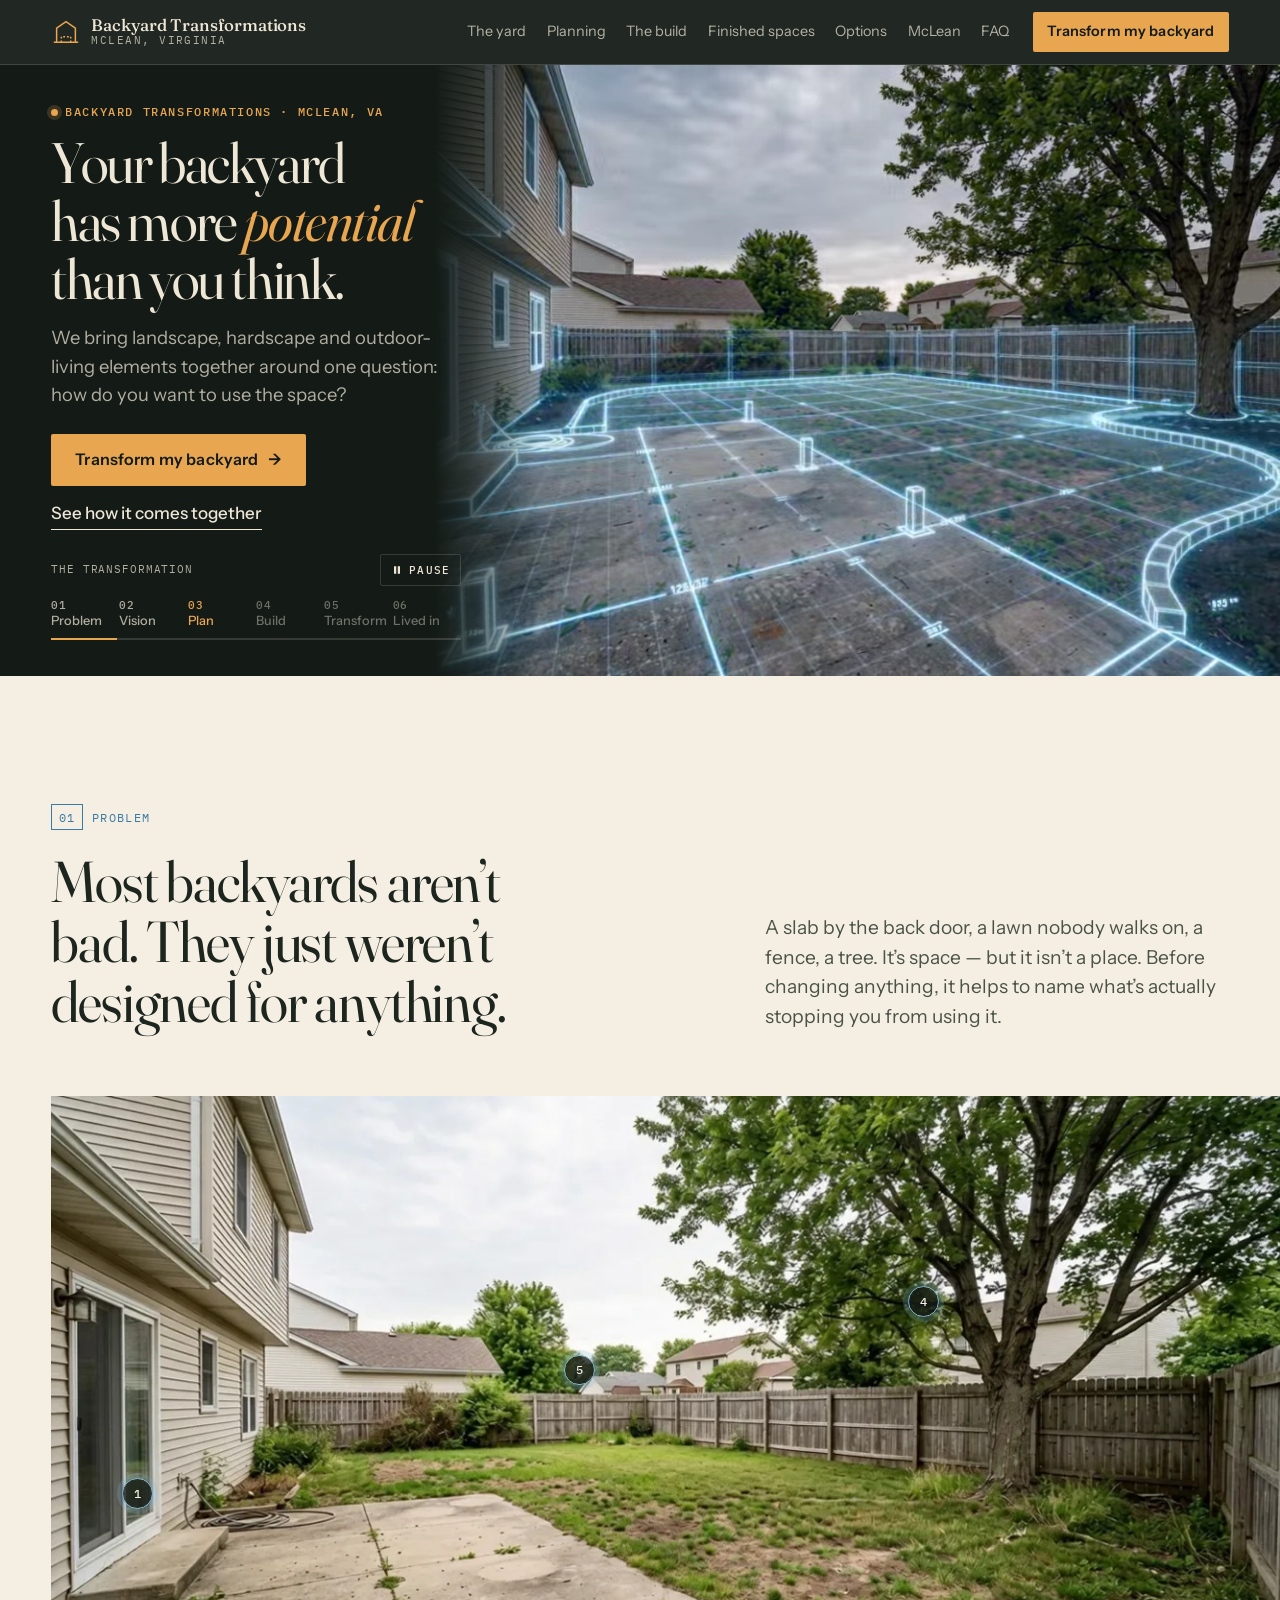
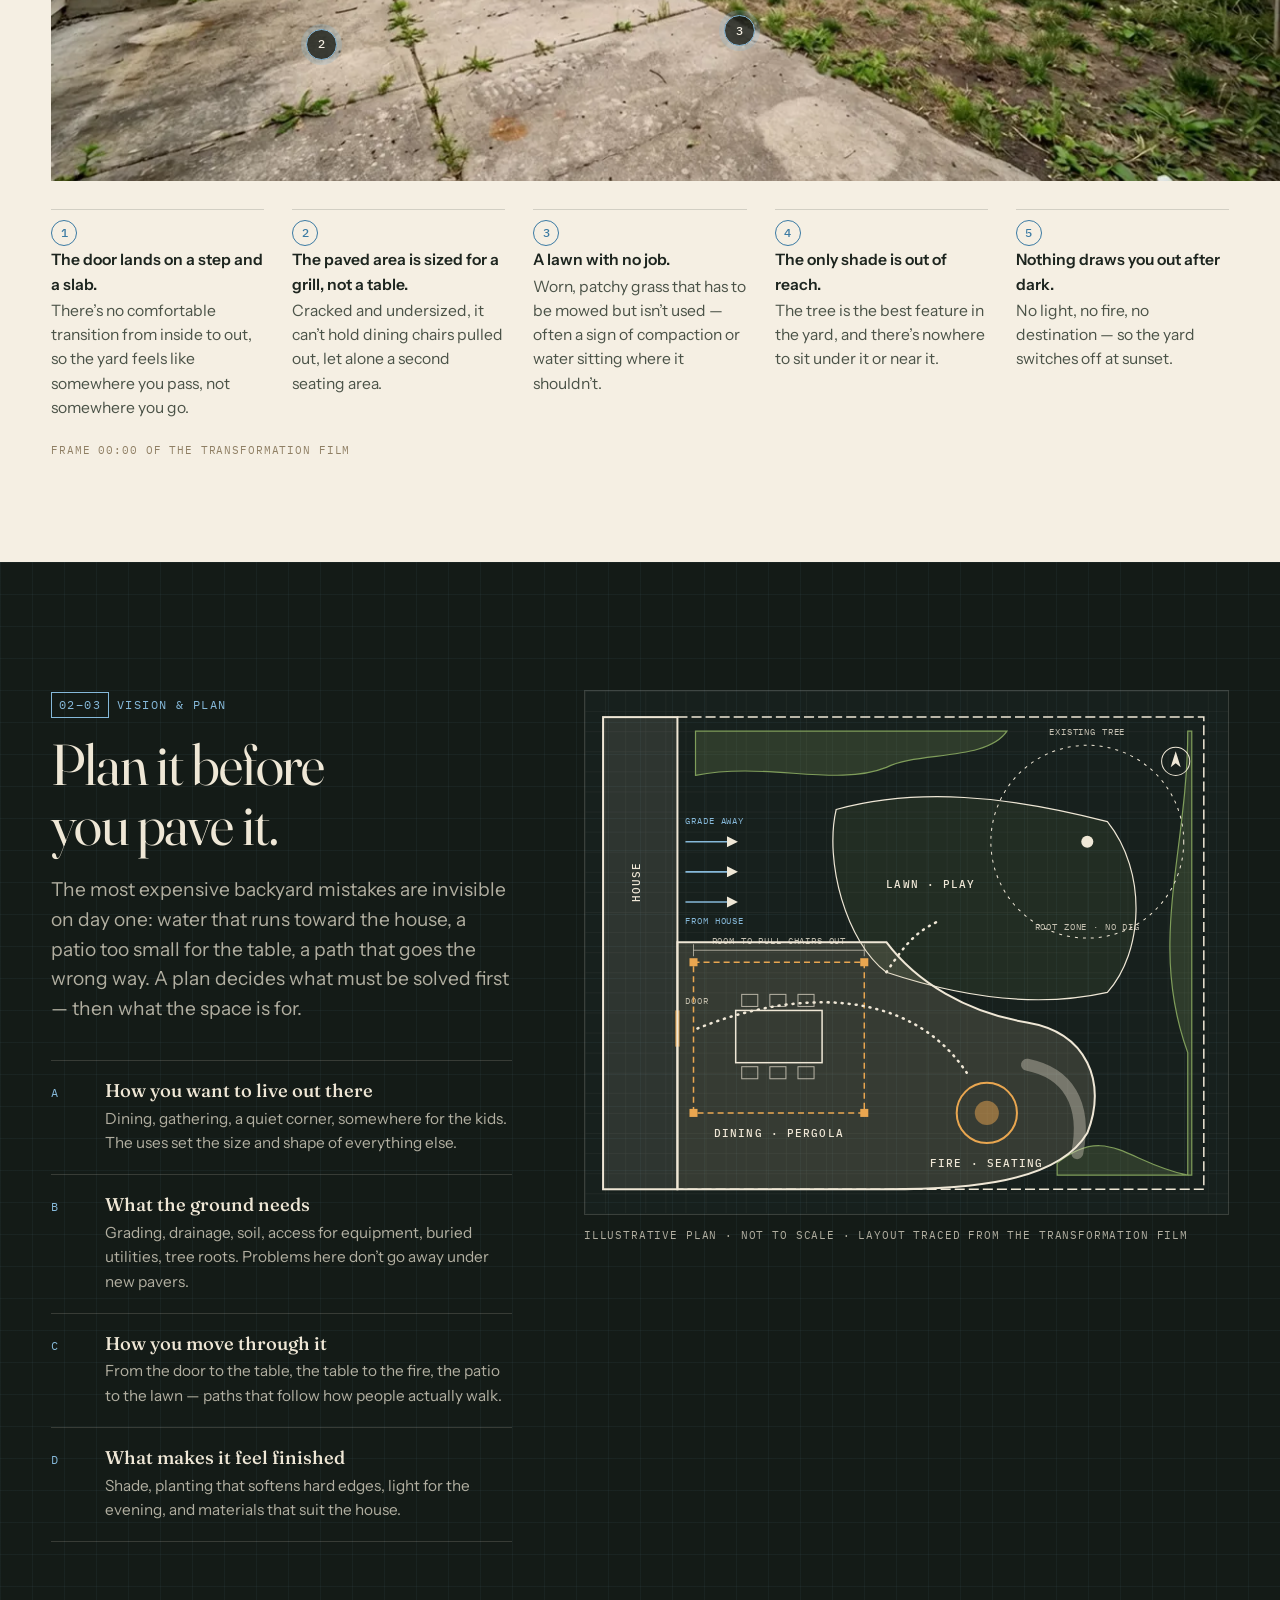
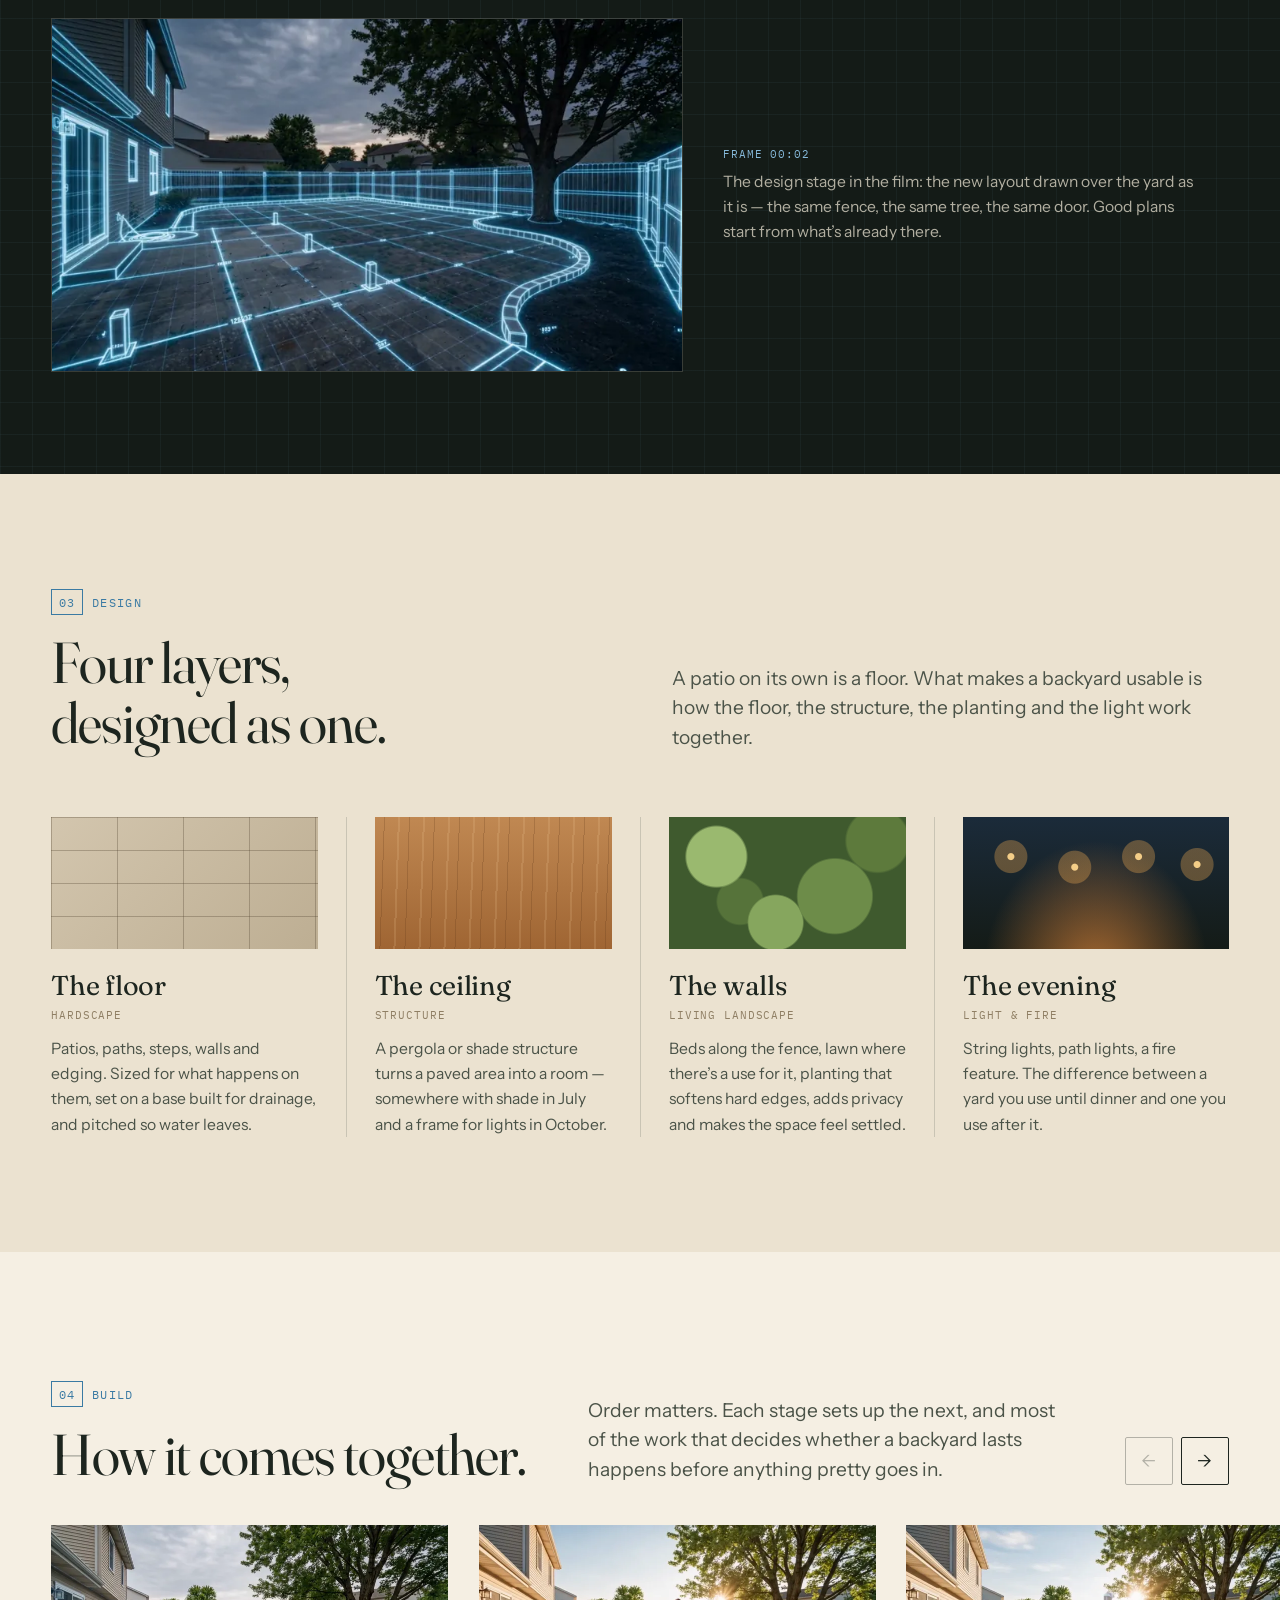
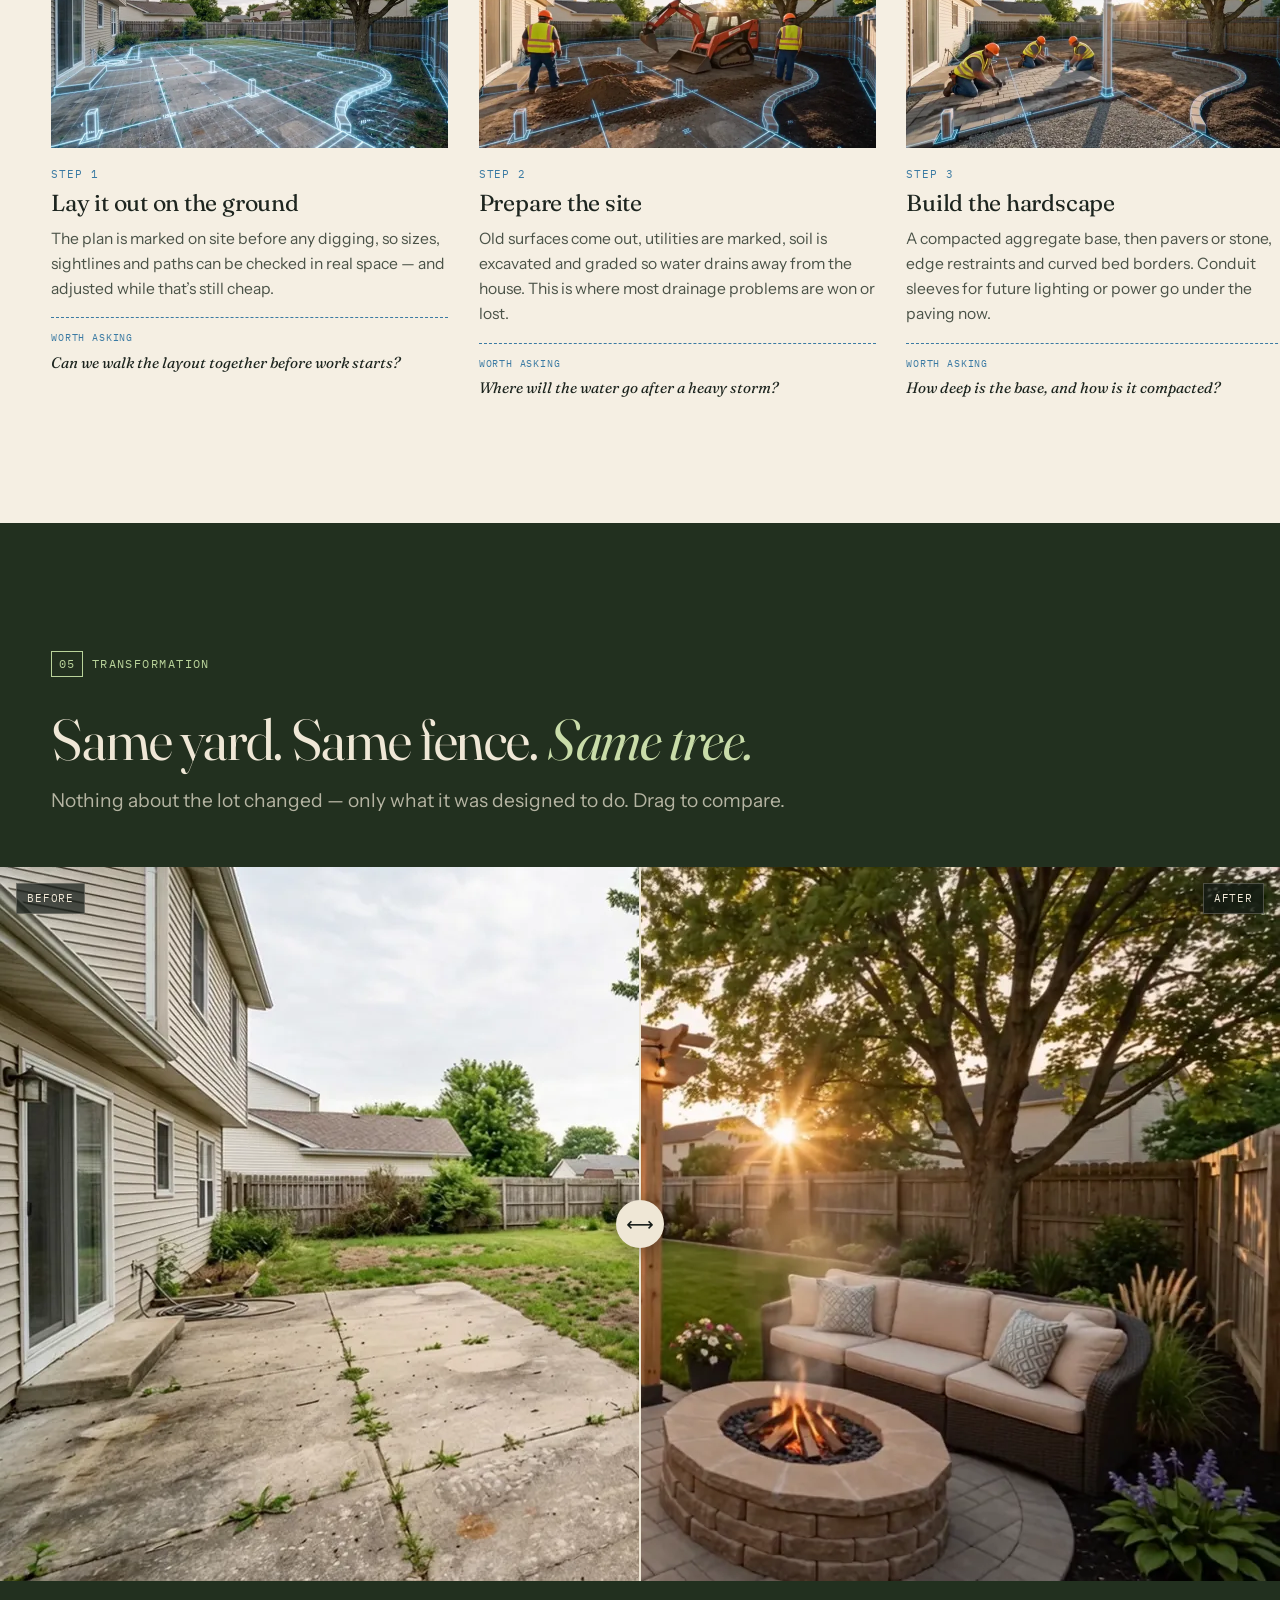
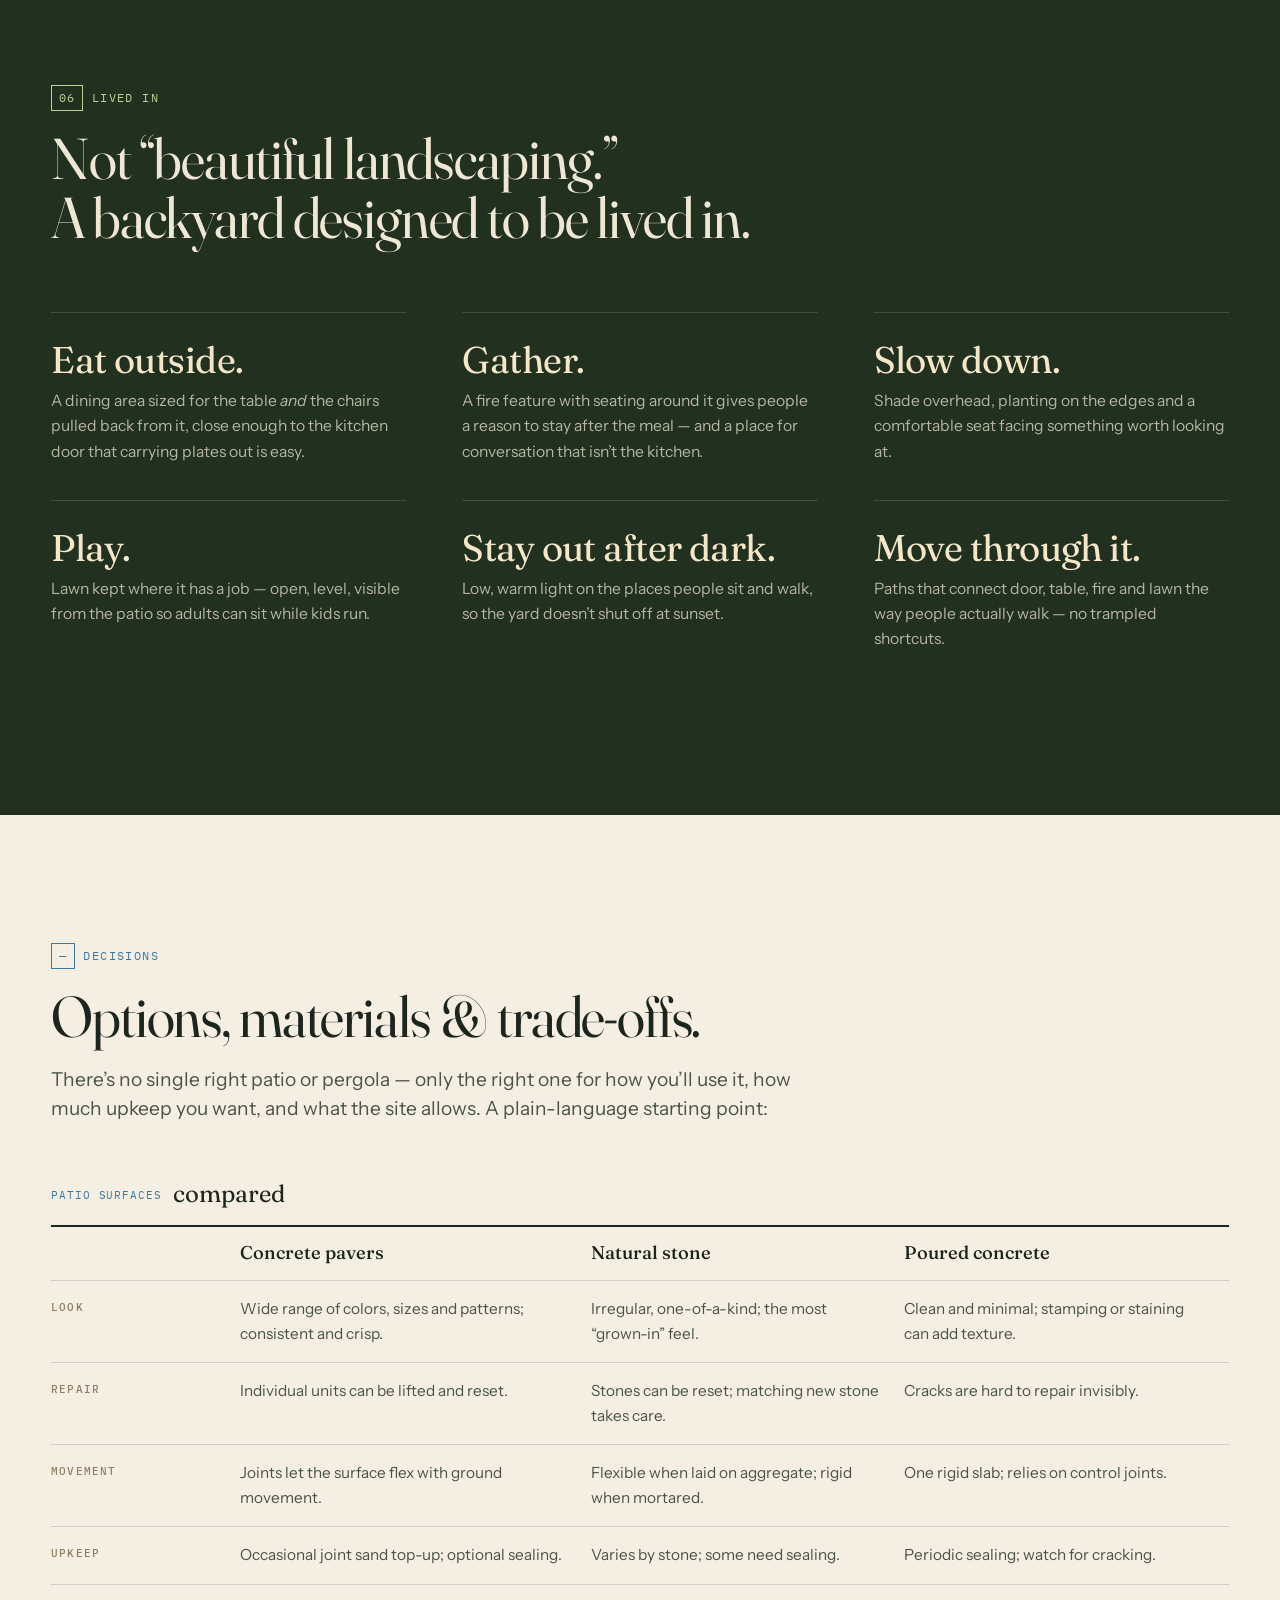
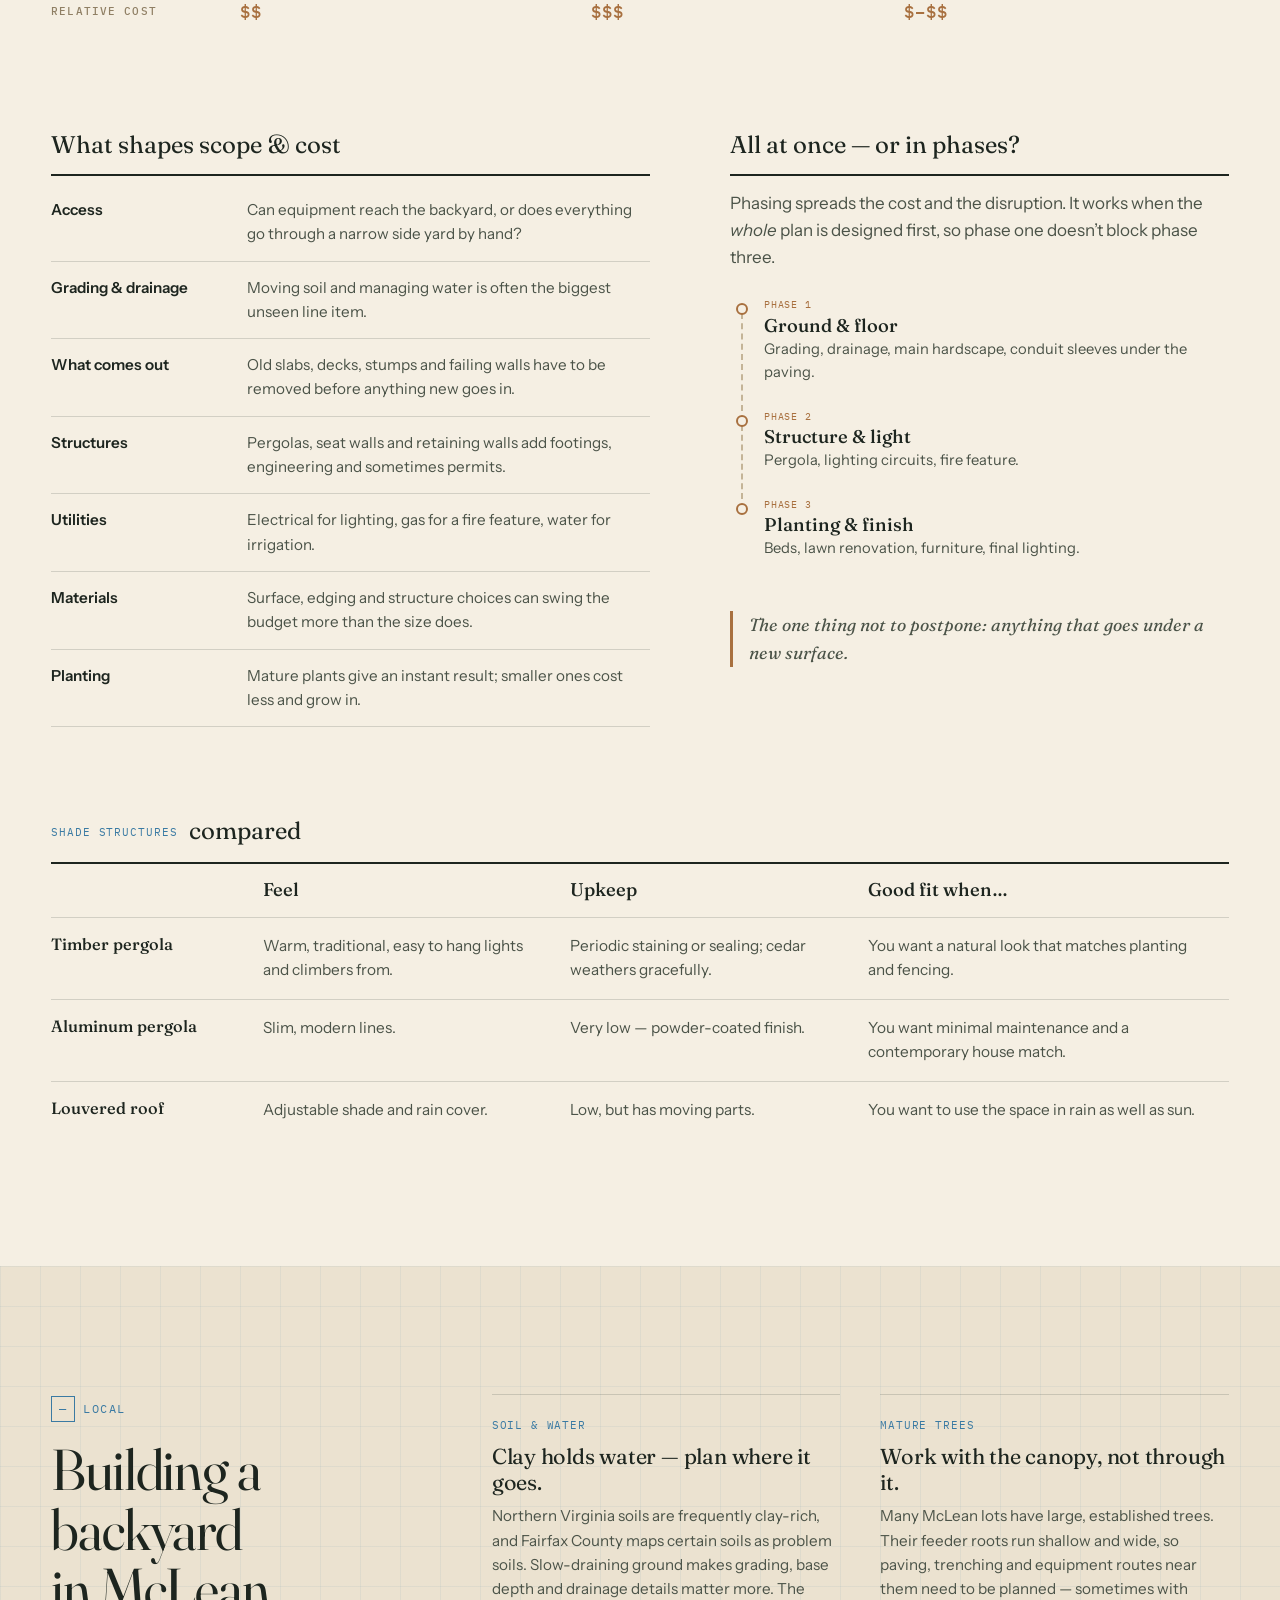
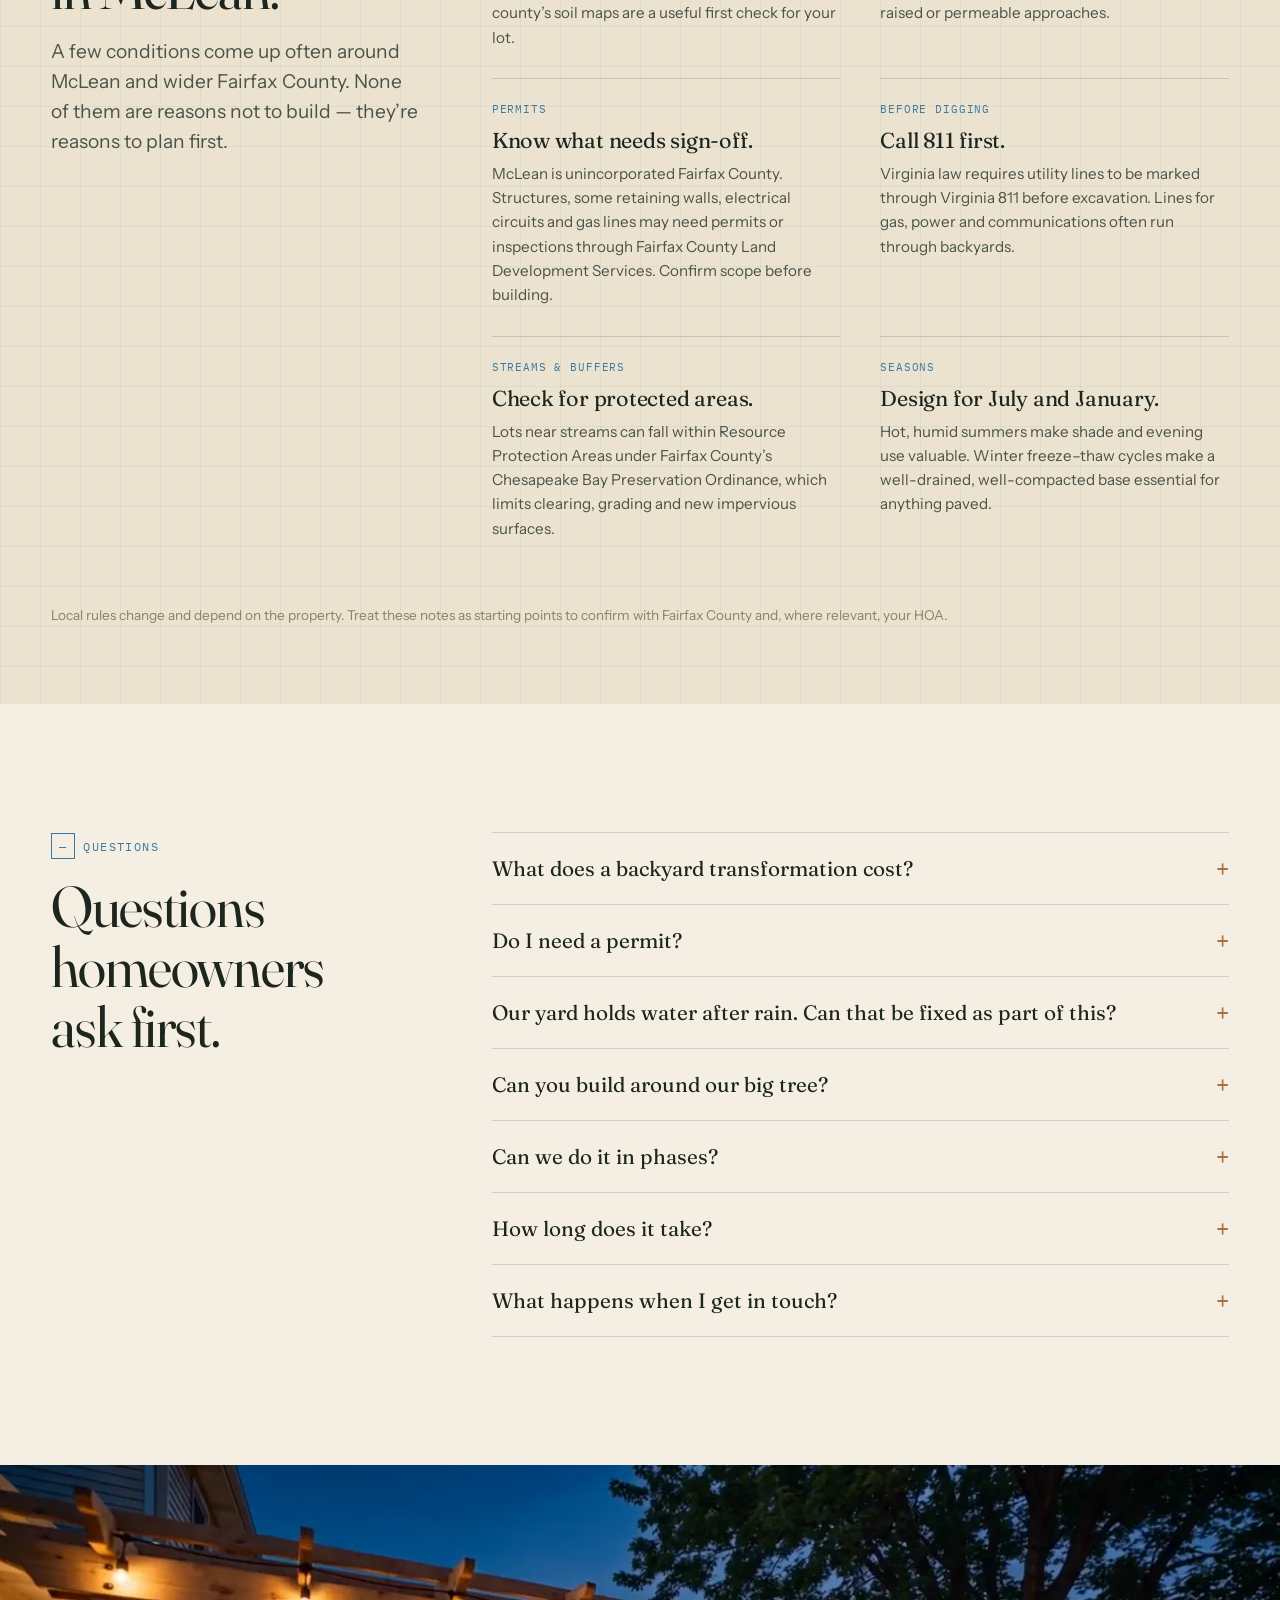
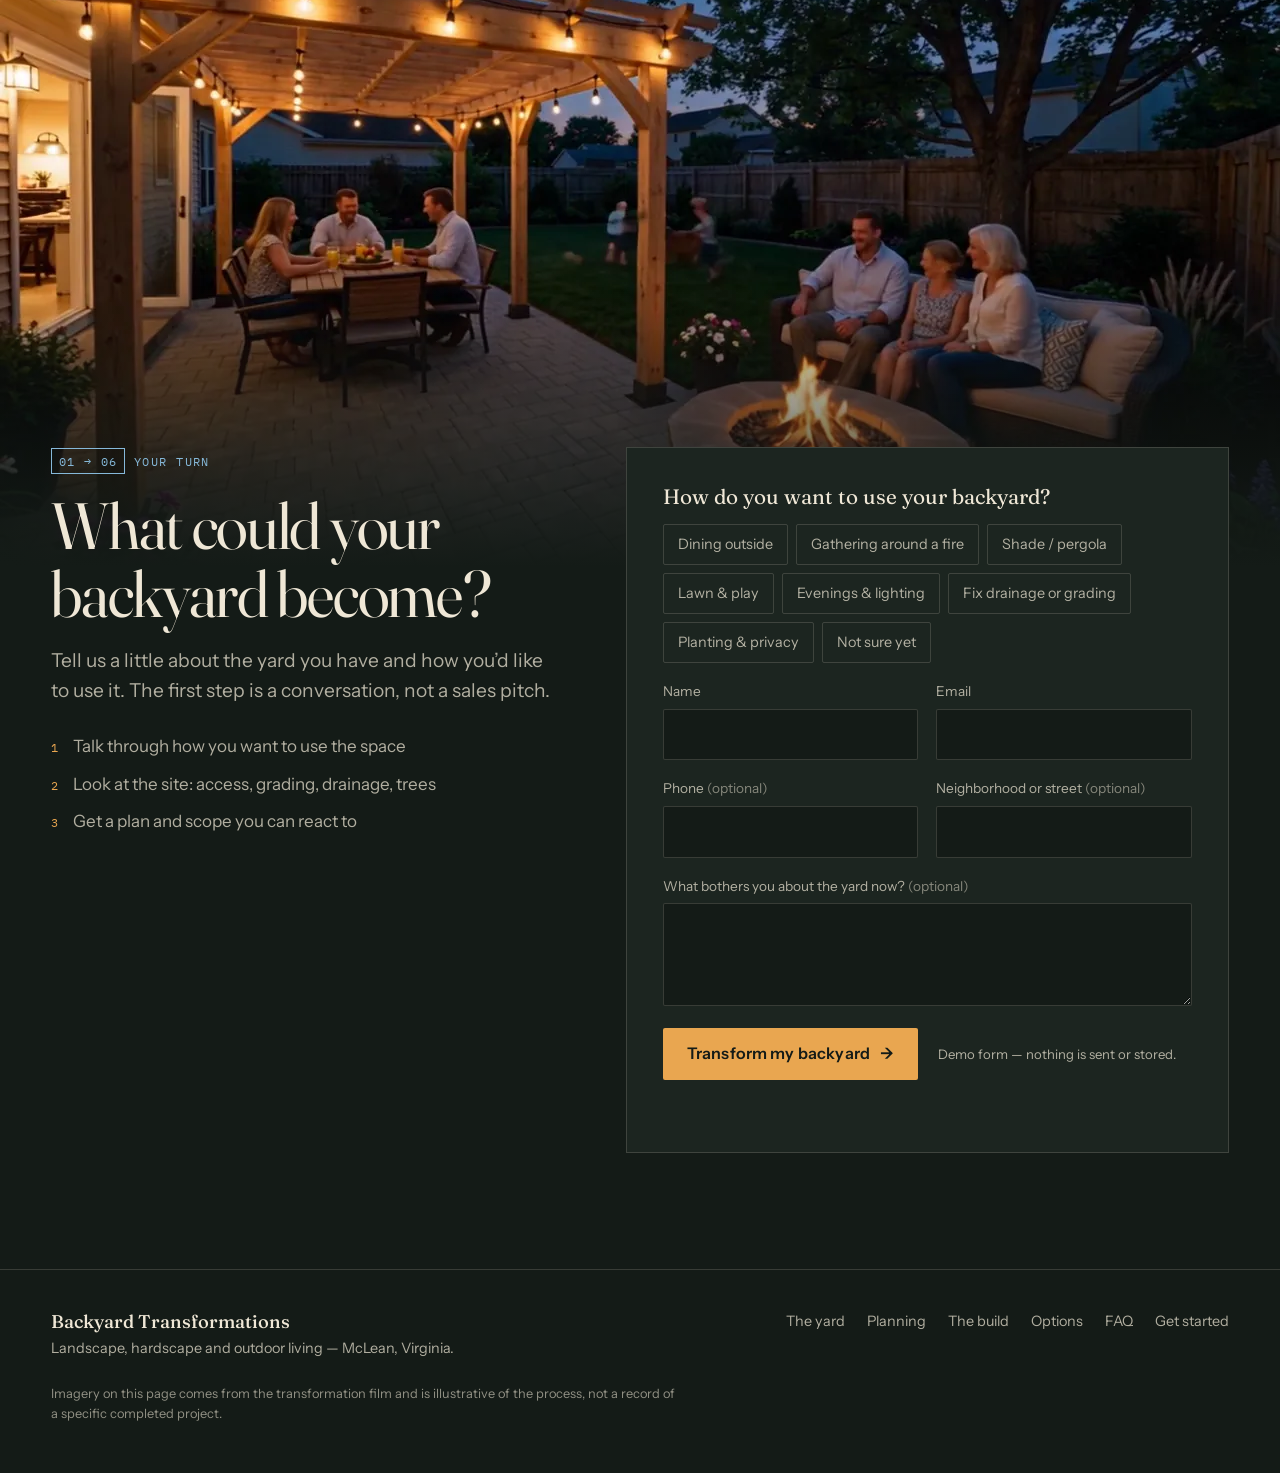
<file: mclean-backyard.html>
<!doctype html>
<html lang="en">
<head>
<meta charset="utf-8">
<meta name="viewport" content="width=device-width,initial-scale=1">
<title>Backyard Transformations in McLean, VA | Outdoor Living Design &amp; Build</title>
<meta name="description" content="Backyard transformations in McLean, Virginia — landscape, hardscape and outdoor-living elements planned together around how you want to use the space. Patios, pergolas, planting, lighting and drainage.">
<meta name="theme-color" content="#141b17">
<link rel="preconnect" href="https://fonts.googleapis.com">
<link rel="preconnect" href="https://fonts.gstatic.com" crossorigin>
<link rel="stylesheet" href="https://fonts.googleapis.com/css2?family=Fraunces:ital,opsz,wght@0,9..144,380;0,9..144,500;1,9..144,380&family=Instrument+Sans:wght@400;500;600&family=IBM+Plex+Mono:wght@400;500&display=swap">
<link rel="preload" as="image" href="assets/mclean/poster-720m.webp" type="image/webp" media="(max-width: 599px)" fetchpriority="high">
<link rel="preload" as="image" href="assets/mclean/poster-1280.webp" type="image/webp" media="(min-width: 600px)" fetchpriority="high">
<link rel="stylesheet" href="css/mclean-backyard.css">
<meta property="og:title" content="Your backyard has more potential than you think">
<meta property="og:description" content="Backyard transformations in McLean, Virginia — planned around how you want to live outside.">
<meta property="og:image" content="assets/mclean/poster-1280.jpg">
<script type="application/ld+json">
{
  "@context": "https://schema.org",
  "@type": "Service",
  "serviceType": "Backyard transformation and outdoor living design-build",
  "name": "Backyard Transformations — McLean, VA",
  "description": "Landscape, hardscape and outdoor-living elements planned together around how a household wants to use its backyard.",
  "areaServed": { "@type": "City", "name": "McLean", "containedInPlace": { "@type": "State", "name": "Virginia" } }
}
</script>
<script type="application/ld+json">
{
  "@context": "https://schema.org",
  "@type": "FAQPage",
  "mainEntity": [
    {"@type":"Question","name":"Do I need a permit for a backyard project in McLean?","acceptedAnswer":{"@type":"Answer","text":"It depends on what is being built. McLean is in Fairfax County, and structures such as pergolas, some retaining walls, electrical circuits and gas lines can require county permits or inspections. Patios and planting often do not. Confirm the specific scope with Fairfax County Land Development Services before construction, and check any HOA covenants."}},
    {"@type":"Question","name":"Can the project be done in phases?","acceptedAnswer":{"@type":"Answer","text":"Yes. Many homeowners do grading, drainage and the main hardscape first, then add structures, lighting and planting later. Phasing works best when the complete plan is designed up front so later stages are not blocked — for example, by laying conduit sleeves under the patio before it is paved."}},
    {"@type":"Question","name":"What does a backyard transformation cost?","acceptedAnswer":{"@type":"Answer","text":"There is no honest single number. Cost is driven by size, site access, grading and drainage work, demolition of existing surfaces, the materials chosen, structures, utilities such as electrical or gas, and how much planting is included. A site visit and a defined scope are what make a real estimate possible."}},
    {"@type":"Question","name":"Our yard holds water after rain. Can that be fixed as part of the project?","acceptedAnswer":{"@type":"Answer","text":"Usually it should be addressed first. Regrading so water moves away from the house, and designing the patio base and slopes with drainage in mind, is far easier before new surfaces go down than after."}},
    {"@type":"Question","name":"Can you build around our mature tree?","acceptedAnswer":{"@type":"Answer","text":"Often, yes — with care. Most of a tree's feeder roots sit in the top foot or two of soil and extend well beyond the canopy. Excavation, heavy equipment and new paving inside that root zone can harm the tree, so layouts and base methods should be chosen with the tree in mind."}}
  ]
}
</script>
</head>
<body>
<a class="skip" href="#main">Skip to content</a>

<header class="site-header">
  <div class="shell header-inner">
    <a class="wordmark" href="#top" aria-label="Backyard Transformations, McLean Virginia — home">
      <svg class="wordmark-mark" viewBox="0 0 32 32" aria-hidden="true"><path d="M3 27h26M6 27V12l10-7 10 7v15" fill="none" stroke="currentColor" stroke-width="1.6"/><path d="M11 27v-6h10v6" fill="none" stroke="currentColor" stroke-width="1.6" stroke-dasharray="2 2"/></svg>
      <span><b>Backyard Transformations</b><small>McLean, Virginia</small></span>
    </a>
    <nav class="nav" id="nav" aria-label="Primary">
      <a href="#yard">The yard</a>
      <a href="#plan">Planning</a>
      <a href="#build">The build</a>
      <a href="#spaces">Finished spaces</a>
      <a href="#options">Options</a>
      <a href="#mclean">McLean</a>
      <a href="#faq">FAQ</a>
    </nav>
    <a class="btn btn-cta btn-sm header-cta" href="#start">Transform my backyard</a>
    <button class="nav-toggle" type="button" aria-expanded="false" aria-controls="nav"><span class="sr">Menu</span><i></i><i></i></button>
  </div>
</header>

<main id="main">

<!-- ============ HERO ============ -->
<section class="hero" id="top" aria-labelledby="hero-title">
  <div class="hero-media" data-hero>
    <picture class="hero-poster">
      <source media="(max-width: 599px)" srcset="assets/mclean/poster-720m.webp" type="image/webp">
      <source media="(max-width: 599px)" srcset="assets/mclean/poster-720m.jpg">
      <source srcset="assets/mclean/poster-1280.webp" type="image/webp">
      <img src="assets/mclean/poster-1280.jpg" width="1280" height="714" fetchpriority="high" decoding="async"
           alt="A finished backyard at dusk: a family eating under a timber pergola with string lights, children and a dog playing on the lawn, and a stone fire pit beside an outdoor sofa.">
    </picture>
    <video class="hero-video" muted playsinline preload="none" disablepictureinpicture aria-hidden="true" tabindex="-1"
           data-src-mobile="assets/mclean/hero-720m" data-src-desktop="assets/mclean/hero-1280"></video>
    <div class="hero-feather" aria-hidden="true"></div>
  </div>

  <div class="hero-copy">
    <p class="kicker"><span class="kicker-dot" aria-hidden="true"></span>Backyard transformations · McLean, VA</p>
    <h1 id="hero-title">Your backyard has more <em>potential</em> than you think.</h1>
    <p class="hero-lede">We bring landscape, hardscape and outdoor-living elements together around one question: how do you want to use the space?</p>
    <div class="hero-actions">
      <a class="btn btn-cta" href="#start">Transform my backyard <span aria-hidden="true">→</span></a>
      <a class="text-link" href="#build">See how it comes together</a>
    </div>
  </div>

  <div class="hero-rail" data-rail>
    <div class="rail-head">
      <span class="mono">The transformation<span class="rail-current" data-current></span></span>
      <button class="rail-control" type="button" data-video-toggle hidden>
        <svg viewBox="0 0 16 16" aria-hidden="true"><path class="i-pause" d="M4 3h3v10H4zM9 3h3v10H9z"/><path class="i-play" d="M4 2.5v11l9-5.5z"/><path class="i-replay" d="M8 3a5 5 0 1 1-4.6 3H1.8L4.5 2.8 7.2 6H5.5A3.5 3.5 0 1 0 8 4.5z"/></svg>
        <span data-video-label>Pause</span>
      </button>
    </div>
    <ol class="rail">
      <li data-stage="0" data-start="0"><button type="button"><span class="rail-n">01</span><span class="rail-t">Problem</span></button></li>
      <li data-stage="1" data-start="0.55"><button type="button"><span class="rail-n">02</span><span class="rail-t">Vision</span></button></li>
      <li data-stage="2" data-start="1.35"><button type="button"><span class="rail-n">03</span><span class="rail-t">Plan</span></button></li>
      <li data-stage="3" data-start="3.3"><button type="button"><span class="rail-n">04</span><span class="rail-t">Build</span></button></li>
      <li data-stage="4" data-start="5.0"><button type="button"><span class="rail-n">05</span><span class="rail-t">Transform</span></button></li>
      <li data-stage="5" data-start="7.15"><button type="button"><span class="rail-n">06</span><span class="rail-t">Lived in</span></button></li>
    </ol>
    <div class="rail-progress" aria-hidden="true"><span data-progress></span></div>
  </div>
</section>

<!-- ============ 01 PROBLEM ============ -->
<section class="problem" id="yard" aria-labelledby="yard-title">
  <div class="shell problem-intro">
    <p class="stage-label"><span>01</span> Problem</p>
    <h2 id="yard-title" class="display">Most backyards aren’t bad. They just weren’t designed for&nbsp;anything.</h2>
    <p class="lede">A slab by the back door, a lawn nobody walks on, a fence, a tree. It’s space — but it isn’t a place. Before changing anything, it helps to name what’s actually stopping you from using it.</p>
  </div>

  <figure class="annotated" data-annotated>
    <div class="annotated-frame">
      <img src="assets/mclean/before-1280.webp" width="1280" height="714" loading="lazy" decoding="async"
           alt="An underused suburban backyard: a cracked concrete slab beside the house, patchy lawn, a wooden privacy fence and one large tree.">
      <ol class="pins" aria-hidden="true">
        <li style="--x:7%;--y:58%">1</li>
        <li style="--x:22%;--y:80%">2</li>
        <li style="--x:56%;--y:78%">3</li>
        <li style="--x:71%;--y:30%">4</li>
        <li style="--x:43%;--y:40%">5</li>
      </ol>
    </div>
    <figcaption class="shell annotated-key">
      <ol>
        <li><b>The door lands on a step and a slab.</b> There’s no comfortable transition from inside to out, so the yard feels like somewhere you pass, not somewhere you go.</li>
        <li><b>The paved area is sized for a grill, not a table.</b> Cracked and undersized, it can’t hold dining chairs pulled out, let alone a second seating area.</li>
        <li><b>A lawn with no job.</b> Worn, patchy grass that has to be mowed but isn’t used — often a sign of compaction or water sitting where it shouldn’t.</li>
        <li><b>The only shade is out of reach.</b> The tree is the best feature in the yard, and there’s nowhere to sit under it or near it.</li>
        <li><b>Nothing draws you out after dark.</b> No light, no fire, no destination — so the yard switches off at sunset.</li>
      </ol>
      <p class="fig-note mono">Frame 00:00 of the transformation film</p>
    </figcaption>
  </figure>
</section>

<!-- ============ 02–03 VISION / PLAN ============ -->
<section class="plan" id="plan" aria-labelledby="plan-title">
  <div class="shell plan-grid">
    <div class="plan-copy">
      <p class="stage-label on-dark"><span>02–03</span> Vision &amp; plan</p>
      <h2 id="plan-title" class="display">Plan it before you pave it.</h2>
      <p class="lede">The most expensive backyard mistakes are invisible on day one: water that runs toward the house, a patio too small for the table, a path that goes the wrong way. A plan decides what must be solved first — then what the space is for.</p>
      <ol class="solve-list">
        <li><span class="mono">A</span><div><b>How you want to live out there</b><p>Dining, gathering, a quiet corner, somewhere for the kids. The uses set the size and shape of everything else.</p></div></li>
        <li><span class="mono">B</span><div><b>What the ground needs</b><p>Grading, drainage, soil, access for equipment, buried utilities, tree roots. Problems here don’t go away under new pavers.</p></div></li>
        <li><span class="mono">C</span><div><b>How you move through it</b><p>From the door to the table, the table to the fire, the patio to the lawn — paths that follow how people actually walk.</p></div></li>
        <li><span class="mono">D</span><div><b>What makes it feel finished</b><p>Shade, planting that softens hard edges, light for the evening, and materials that suit the house.</p></div></li>
      </ol>
    </div>

    <figure class="siteplan">
      <svg viewBox="0 0 640 520" role="img" aria-labelledby="sp-t sp-d">
        <title id="sp-t">Illustrative site plan of the transformed backyard</title>
        <desc id="sp-d">Plan view: the house along the left edge; a paved terrace off the back door with a dining area under a pergola; a round fire pit with curved seating; a lawn in the middle; the existing tree preserved with its root zone kept clear; planting beds along the fence; arrows showing the ground graded to carry water away from the house.</desc>
        <defs>
          <pattern id="sp-grid" width="20" height="20" patternUnits="userSpaceOnUse"><path d="M20 0H0V20" fill="none" stroke="currentColor" stroke-opacity=".08"/></pattern>
          <marker id="sp-arrow" viewBox="0 0 10 10" refX="8" refY="5" markerWidth="7" markerHeight="7" orient="auto-start-reverse"><path d="M0 0L10 5L0 10z" fill="currentColor"/></marker>
        </defs>
        <rect width="640" height="520" fill="url(#sp-grid)"/>
        <!-- fence -->
        <path d="M92 26H616V496H92" fill="none" stroke="currentColor" stroke-width="1.5" stroke-dasharray="10 4"/>
        <!-- house -->
        <rect x="18" y="26" width="74" height="470" fill="currentColor" fill-opacity=".1" stroke="currentColor" stroke-width="2"/>
        <text x="55" y="190" class="sp-l" transform="rotate(-90 55 190)" text-anchor="middle">HOUSE</text>
        <path d="M92 318v36" stroke="var(--ember)" stroke-width="4"/>
        <text x="100" y="312" class="sp-s">DOOR</text>
        <!-- planting beds -->
        <path d="M600 40 C 600 160 560 250 600 360 L 600 482 C 540 470 520 430 470 470 L 470 482 L 604 482 L 604 40Z" fill="var(--leaf)" fill-opacity=".22" stroke="var(--leaf)" stroke-width="1.2"/>
        <path d="M110 40 H 420 C 400 70 330 60 300 76 C 250 96 180 70 110 84Z" fill="var(--leaf)" fill-opacity=".22" stroke="var(--leaf)" stroke-width="1.2"/>
        <!-- lawn -->
        <path d="M250 118 C 330 96 420 104 520 130 C 560 180 556 260 520 300 C 440 318 360 300 300 280 C 260 250 238 170 250 118Z" fill="var(--leaf)" fill-opacity=".1" stroke="currentColor" stroke-width="1.2"/>
        <text x="300" y="196" class="sp-l">LAWN · PLAY</text>
        <!-- tree -->
        <circle cx="500" cy="150" r="96" fill="none" stroke="currentColor" stroke-dasharray="3 5"/>
        <circle cx="500" cy="150" r="6" fill="currentColor"/>
        <text x="500" y="44" class="sp-s" text-anchor="middle">EXISTING TREE</text>
        <text x="500" y="238" class="sp-s" text-anchor="middle">ROOT ZONE · NO DIG</text>
        <!-- terrace -->
        <path d="M92 250 H 300 C 330 290 380 320 440 330 C 500 340 520 390 500 440 C 470 490 380 496 300 496 H 92Z" fill="var(--stone)" fill-opacity=".18" stroke="currentColor" stroke-width="2"/>
        <!-- pergola -->
        <rect x="108" y="270" width="170" height="150" fill="none" stroke="var(--ember)" stroke-width="1.5" stroke-dasharray="6 4"/>
        <g fill="var(--ember)"><rect x="104" y="266" width="8" height="8"/><rect x="274" y="266" width="8" height="8"/><rect x="104" y="416" width="8" height="8"/><rect x="274" y="416" width="8" height="8"/></g>
        <rect x="150" y="318" width="86" height="52" fill="none" stroke="currentColor" stroke-width="1.5"/>
        <g fill="none" stroke="currentColor" stroke-opacity=".7"><rect x="156" y="302" width="16" height="12"/><rect x="184" y="302" width="16" height="12"/><rect x="212" y="302" width="16" height="12"/><rect x="156" y="374" width="16" height="12"/><rect x="184" y="374" width="16" height="12"/><rect x="212" y="374" width="16" height="12"/></g>
        <text x="193" y="444" class="sp-l" text-anchor="middle">DINING · PERGOLA</text>
        <!-- fire pit + seating -->
        <circle cx="400" cy="420" r="30" fill="none" stroke="var(--ember)" stroke-width="2"/>
        <circle cx="400" cy="420" r="12" fill="var(--ember)" fill-opacity=".5"/>
        <path d="M440 372 C 480 380 500 410 490 460" fill="none" stroke="currentColor" stroke-width="12" stroke-opacity=".35" stroke-linecap="round"/>
        <text x="400" y="474" class="sp-l" text-anchor="middle">FIRE · SEATING</text>
        <!-- path / circulation -->
        <path d="M112 336 C 200 300 320 290 380 380" fill="none" stroke="currentColor" stroke-dasharray="1 6" stroke-width="2.5" stroke-linecap="round"/>
        <path d="M300 280 C 320 250 330 240 350 230" fill="none" stroke="currentColor" stroke-dasharray="1 6" stroke-width="2.5" stroke-linecap="round"/>
        <!-- drainage -->
        <g stroke="var(--blueprint)" stroke-width="1.6" marker-end="url(#sp-arrow)" fill="none" color="var(--blueprint)">
          <path d="M100 150 L 150 150"/><path d="M100 180 L 150 180"/><path d="M100 210 L 150 210"/>
        </g>
        <text x="100" y="132" class="sp-s sp-blue">GRADE AWAY</text>
        <text x="100" y="232" class="sp-s sp-blue">FROM HOUSE</text>
        <!-- dimension -->
        <g stroke="currentColor" stroke-opacity=".6"><path d="M108 258 H 278"/><path d="M108 252 V 264M278 252 V 264"/></g>
        <text x="193" y="252" class="sp-s" text-anchor="middle">ROOM TO PULL CHAIRS OUT</text>
        <!-- north / note -->
        <g transform="translate(588 70)"><circle r="14" fill="none" stroke="currentColor"/><path d="M0 -10 L5 6 L0 2 L-5 6Z" fill="currentColor"/></g>
      </svg>
      <figcaption class="mono">Illustrative plan · not to scale · layout traced from the transformation film</figcaption>
    </figure>
  </div>

  <div class="shell plan-still">
    <img src="assets/mclean/seq-plan.webp" width="800" height="446" loading="lazy" decoding="async" alt="The existing yard with a digital layout drawn over it: patio grid, curved bed edges and wall outlines in thin blue lines.">
    <p><span class="mono">Frame 00:02</span> The design stage in the film: the new layout drawn over the yard as it is — the same fence, the same tree, the same door. Good plans start from what’s already there.</p>
  </div>
</section>

<!-- ============ DESIGN LAYERS (tactile) ============ -->
<section class="layers" aria-labelledby="layers-title">
  <div class="shell">
    <div class="layers-head">
      <p class="stage-label"><span>03</span> Design</p>
      <h2 id="layers-title" class="display">Four layers, designed as one.</h2>
      <p class="lede">A patio on its own is a floor. What makes a backyard usable is how the floor, the structure, the planting and the light work together.</p>
    </div>
    <div class="layers-grid">
      <article class="layer">
        <div class="swatch swatch-stone" aria-hidden="true"></div>
        <h3>The floor</h3>
        <p class="layer-kind mono">Hardscape</p>
        <p>Patios, paths, steps, walls and edging. Sized for what happens on them, set on a base built for drainage, and pitched so water leaves.</p>
      </article>
      <article class="layer">
        <div class="swatch swatch-timber" aria-hidden="true"></div>
        <h3>The ceiling</h3>
        <p class="layer-kind mono">Structure</p>
        <p>A pergola or shade structure turns a paved area into a room — somewhere with shade in July and a frame for lights in October.</p>
      </article>
      <article class="layer">
        <div class="swatch swatch-leaf" aria-hidden="true"></div>
        <h3>The walls</h3>
        <p class="layer-kind mono">Living landscape</p>
        <p>Beds along the fence, lawn where there’s a use for it, planting that softens hard edges, adds privacy and makes the space feel settled.</p>
      </article>
      <article class="layer">
        <div class="swatch swatch-ember" aria-hidden="true"></div>
        <h3>The evening</h3>
        <p class="layer-kind mono">Light &amp; fire</p>
        <p>String lights, path lights, a fire feature. The difference between a yard you use until dinner and one you use after it.</p>
      </article>
    </div>
  </div>
</section>

<!-- ============ 04 BUILD ============ -->
<section class="build" id="build" aria-labelledby="build-title">
  <div class="shell build-head">
    <div>
      <p class="stage-label"><span>04</span> Build</p>
      <h2 id="build-title" class="display">How it comes together.</h2>
    </div>
    <p class="lede">Order matters. Each stage sets up the next, and most of the work that decides whether a backyard lasts happens before anything pretty goes in.</p>
    <div class="strip-nav" aria-label="Scroll build stages">
      <button type="button" class="strip-btn" data-strip-prev aria-label="Previous stage">←</button>
      <button type="button" class="strip-btn" data-strip-next aria-label="Next stage">→</button>
    </div>
  </div>
  <ol class="strip" data-strip tabindex="0" aria-label="Build stages">
    <li class="step">
      <img src="assets/mclean/seq-vision.webp" width="800" height="446" loading="lazy" decoding="async" alt="Layout lines marked out over the old slab and lawn.">
      <p class="step-n mono">Step 1</p>
      <h3>Lay it out on the ground</h3>
      <p>The plan is marked on site before any digging, so sizes, sightlines and paths can be checked in real space — and adjusted while that’s still cheap.</p>
      <p class="ask"><span class="mono">Worth asking</span> Can we walk the layout together before work starts?</p>
    </li>
    <li class="step">
      <img src="assets/mclean/seq-prep.webp" width="800" height="446" loading="lazy" decoding="async" alt="A compact excavator removing the old slab and grading soil in the backyard.">
      <p class="step-n mono">Step 2</p>
      <h3>Prepare the site</h3>
      <p>Old surfaces come out, utilities are marked, soil is excavated and graded so water drains away from the house. This is where most drainage problems are won or lost.</p>
      <p class="ask"><span class="mono">Worth asking</span> Where will the water go after a heavy storm?</p>
    </li>
    <li class="step">
      <img src="assets/mclean/seq-hardscape.webp" width="800" height="446" loading="lazy" decoding="async" alt="Workers laying pavers on a compacted gravel base, with curved edging along a new planting bed.">
      <p class="step-n mono">Step 3</p>
      <h3>Build the hardscape</h3>
      <p>A compacted aggregate base, then pavers or stone, edge restraints and curved bed borders. Conduit sleeves for future lighting or power go under the paving now.</p>
      <p class="ask"><span class="mono">Worth asking</span> How deep is the base, and how is it compacted?</p>
    </li>
    <li class="step">
      <img src="assets/mclean/seq-structure.webp" width="800" height="446" loading="lazy" decoding="async" alt="Pergola posts and beams rising over the new patio while planting beds are filled.">
      <p class="step-n mono">Step 4</p>
      <h3>Raise the structure, start planting</h3>
      <p>Pergola posts are set on proper footings; beds are prepared and planted. The space starts to read as rooms instead of a construction site.</p>
      <p class="ask"><span class="mono">Worth asking</span> Does this structure need a permit or inspection?</p>
    </li>
    <li class="step">
      <img src="assets/mclean/seq-finish.webp" width="800" height="446" loading="lazy" decoding="async" alt="A finished stone fire pit, new lawn and planted beds, with the dining area being set out under the pergola.">
      <p class="step-n mono">Step 5</p>
      <h3>Finish and furnish</h3>
      <p>Lawn, fire feature, lighting, final planting and furniture placement — checked against the uses the plan started with.</p>
      <p class="ask"><span class="mono">Worth asking</span> What does the first year of care look like?</p>
    </li>
  </ol>
</section>

<!-- ============ 05–06 FINISHED SPACES ============ -->
<section class="spaces" id="spaces" aria-labelledby="spaces-title">
  <div class="shell spaces-head">
    <p class="stage-label"><span>05</span> Transformation</p>
    <h2 id="spaces-title" class="display">Same yard. Same fence. <em>Same tree.</em></h2>
    <p class="lede">Nothing about the lot changed — only what it was designed to do. Drag to compare.</p>
  </div>

  <div class="compare" data-compare style="--pos:50%">
    <img class="compare-after" src="assets/mclean/after-1280.webp" width="1280" height="714" loading="lazy" decoding="async"
         alt="After: the same backyard with a paver terrace, timber pergola over a dining table, a stone fire pit, outdoor sofa, planted beds and a green lawn.">
    <div class="compare-before-wrap" aria-hidden="false">
      <img class="compare-before" src="assets/mclean/before-1280.webp" width="1280" height="714" loading="lazy" decoding="async"
           alt="Before: the same backyard with a cracked slab and patchy lawn.">
    </div>
    <span class="compare-tag tag-before mono">Before</span>
    <span class="compare-tag tag-after mono">After</span>
    <div class="compare-handle" aria-hidden="true"><span>⟷</span></div>
    <label class="sr" for="compare-range">Before and after comparison position</label>
    <input id="compare-range" class="compare-range" type="range" min="0" max="100" value="50" step="1">
  </div>

  <div class="shell outcomes">
    <p class="stage-label"><span>06</span> Lived in</p>
    <h2 class="display outcomes-title">Not “beautiful landscaping.” <br>A backyard designed to be lived in.</h2>
    <ul class="outcome-list">
      <li><h3>Eat outside.</h3><p>A dining area sized for the table <em>and</em> the chairs pulled back from it, close enough to the kitchen door that carrying plates out is easy.</p></li>
      <li><h3>Gather.</h3><p>A fire feature with seating around it gives people a reason to stay after the meal — and a place for conversation that isn’t the kitchen.</p></li>
      <li><h3>Slow down.</h3><p>Shade overhead, planting on the edges and a comfortable seat facing something worth looking at.</p></li>
      <li><h3>Play.</h3><p>Lawn kept where it has a job — open, level, visible from the patio so adults can sit while kids run.</p></li>
      <li><h3>Stay out after dark.</h3><p>Low, warm light on the places people sit and walk, so the yard doesn’t shut off at sunset.</p></li>
      <li><h3>Move through it.</h3><p>Paths that connect door, table, fire and lawn the way people actually walk — no trampled shortcuts.</p></li>
    </ul>
  </div>
</section>

<!-- ============ DECISION SUPPORT ============ -->
<section class="options" id="options" aria-labelledby="options-title">
  <div class="shell">
    <div class="options-head">
      <p class="stage-label"><span>—</span> Decisions</p>
      <h2 id="options-title" class="display">Options, materials &amp; trade-offs.</h2>
      <p class="lede">There’s no single right patio or pergola — only the right one for how you’ll use it, how much upkeep you want, and what the site allows. A plain-language starting point:</p>
    </div>

    <div class="table-wrap" role="region" aria-labelledby="t-surface" tabindex="0">
      <table class="compare-table">
        <caption id="t-surface"><span class="mono">Patio surfaces</span> compared</caption>
        <thead>
          <tr><th scope="col"><span class="sr">Consideration</span></th><th scope="col">Concrete pavers</th><th scope="col">Natural stone</th><th scope="col">Poured concrete</th></tr>
        </thead>
        <tbody>
          <tr><th scope="row">Look</th><td>Wide range of colors, sizes and patterns; consistent and crisp.</td><td>Irregular, one-of-a-kind; the most “grown-in” feel.</td><td>Clean and minimal; stamping or staining can add texture.</td></tr>
          <tr><th scope="row">Repair</th><td>Individual units can be lifted and reset.</td><td>Stones can be reset; matching new stone takes care.</td><td>Cracks are hard to repair invisibly.</td></tr>
          <tr><th scope="row">Movement</th><td>Joints let the surface flex with ground movement.</td><td>Flexible when laid on aggregate; rigid when mortared.</td><td>One rigid slab; relies on control joints.</td></tr>
          <tr><th scope="row">Upkeep</th><td>Occasional joint sand top-up; optional sealing.</td><td>Varies by stone; some need sealing.</td><td>Periodic sealing; watch for cracking.</td></tr>
          <tr><th scope="row">Relative cost</th><td><span class="tier" aria-label="Moderate">$$</span></td><td><span class="tier" aria-label="Highest">$$$</span></td><td><span class="tier" aria-label="Lowest to moderate">$–$$</span></td></tr>
        </tbody>
      </table>
    </div>

    <div class="options-split">
      <div class="drivers">
        <h3 class="h3-rule">What shapes scope &amp; cost</h3>
        <dl>
          <div><dt>Access</dt><dd>Can equipment reach the backyard, or does everything go through a narrow side yard by hand?</dd></div>
          <div><dt>Grading &amp; drainage</dt><dd>Moving soil and managing water is often the biggest unseen line item.</dd></div>
          <div><dt>What comes out</dt><dd>Old slabs, decks, stumps and failing walls have to be removed before anything new goes in.</dd></div>
          <div><dt>Structures</dt><dd>Pergolas, seat walls and retaining walls add footings, engineering and sometimes permits.</dd></div>
          <div><dt>Utilities</dt><dd>Electrical for lighting, gas for a fire feature, water for irrigation.</dd></div>
          <div><dt>Materials</dt><dd>Surface, edging and structure choices can swing the budget more than the size does.</dd></div>
          <div><dt>Planting</dt><dd>Mature plants give an instant result; smaller ones cost less and grow in.</dd></div>
        </dl>
      </div>

      <div class="phasing">
        <h3 class="h3-rule">All at once — or in phases?</h3>
        <p>Phasing spreads the cost and the disruption. It works when the <em>whole</em> plan is designed first, so phase one doesn’t block phase three.</p>
        <ol class="phase-line">
          <li><span class="mono">Phase 1</span><b>Ground &amp; floor</b><small>Grading, drainage, main hardscape, conduit sleeves under the paving.</small></li>
          <li><span class="mono">Phase 2</span><b>Structure &amp; light</b><small>Pergola, lighting circuits, fire feature.</small></li>
          <li><span class="mono">Phase 3</span><b>Planting &amp; finish</b><small>Beds, lawn renovation, furniture, final lighting.</small></li>
        </ol>
        <p class="note">The one thing not to postpone: anything that goes <em>under</em> a new surface.</p>
      </div>
    </div>

    <div class="table-wrap slim" role="region" aria-labelledby="t-shade" tabindex="0">
      <table class="compare-table">
        <caption id="t-shade"><span class="mono">Shade structures</span> compared</caption>
        <thead><tr><th scope="col"><span class="sr">Type</span></th><th scope="col">Feel</th><th scope="col">Upkeep</th><th scope="col">Good fit when…</th></tr></thead>
        <tbody>
          <tr><th scope="row">Timber pergola</th><td>Warm, traditional, easy to hang lights and climbers from.</td><td>Periodic staining or sealing; cedar weathers gracefully.</td><td>You want a natural look that matches planting and fencing.</td></tr>
          <tr><th scope="row">Aluminum pergola</th><td>Slim, modern lines.</td><td>Very low — powder-coated finish.</td><td>You want minimal maintenance and a contemporary house match.</td></tr>
          <tr><th scope="row">Louvered roof</th><td>Adjustable shade and rain cover.</td><td>Low, but has moving parts.</td><td>You want to use the space in rain as well as sun.</td></tr>
        </tbody>
      </table>
    </div>
  </div>
</section>

<!-- ============ LOCAL ============ -->
<section class="local" id="mclean" aria-labelledby="mclean-title">
  <div class="shell local-grid">
    <div class="local-head">
      <p class="stage-label"><span>—</span> Local</p>
      <h2 id="mclean-title" class="display">Building a backyard in McLean.</h2>
      <p class="lede">A few conditions come up often around McLean and wider Fairfax County. None of them are reasons not to build — they’re reasons to plan first.</p>
    </div>
    <ul class="notes">
      <li>
        <p class="note-tag mono">Soil &amp; water</p>
        <h3>Clay holds water — plan where it goes.</h3>
        <p>Northern Virginia soils are frequently clay-rich, and Fairfax County maps certain soils as problem soils. Slow-draining ground makes grading, base depth and drainage details matter more. The county’s soil maps are a useful first check for your lot.</p>
      </li>
      <li>
        <p class="note-tag mono">Mature trees</p>
        <h3>Work with the canopy, not through it.</h3>
        <p>Many McLean lots have large, established trees. Their feeder roots run shallow and wide, so paving, trenching and equipment routes near them need to be planned — sometimes with raised or permeable approaches.</p>
      </li>
      <li>
        <p class="note-tag mono">Permits</p>
        <h3>Know what needs sign-off.</h3>
        <p>McLean is unincorporated Fairfax County. Structures, some retaining walls, electrical circuits and gas lines may need permits or inspections through Fairfax County Land Development Services. Confirm scope before building.</p>
      </li>
      <li>
        <p class="note-tag mono">Before digging</p>
        <h3>Call 811 first.</h3>
        <p>Virginia law requires utility lines to be marked through Virginia 811 before excavation. Lines for gas, power and communications often run through backyards.</p>
      </li>
      <li>
        <p class="note-tag mono">Streams &amp; buffers</p>
        <h3>Check for protected areas.</h3>
        <p>Lots near streams can fall within Resource Protection Areas under Fairfax County’s Chesapeake Bay Preservation Ordinance, which limits clearing, grading and new impervious surfaces.</p>
      </li>
      <li>
        <p class="note-tag mono">Seasons</p>
        <h3>Design for July and January.</h3>
        <p>Hot, humid summers make shade and evening use valuable. Winter freeze–thaw cycles make a well-drained, well-compacted base essential for anything paved.</p>
      </li>
    </ul>
  </div>
  <p class="shell local-disclaimer">Local rules change and depend on the property. Treat these notes as starting points to confirm with Fairfax County and, where relevant, your HOA.</p>
</section>

<!-- ============ FAQ ============ -->
<section class="faq" id="faq" aria-labelledby="faq-title">
  <div class="shell faq-grid">
    <div class="faq-head">
      <p class="stage-label"><span>—</span> Questions</p>
      <h2 id="faq-title" class="display">Questions homeowners ask first.</h2>
    </div>
    <div class="faq-list">
      <details>
        <summary>What does a backyard transformation cost?</summary>
        <p>There’s no honest single number. Cost follows size, site access, how much grading and drainage work is needed, what has to be removed, the materials chosen, structures, utilities like electrical or gas, and how much planting is included. A site visit and a defined scope are what make a real estimate possible — and a phased plan can spread it out.</p>
      </details>
      <details>
        <summary>Do I need a permit?</summary>
        <p>It depends on what’s being built. Structures such as pergolas, some retaining walls, electrical circuits and gas lines can require Fairfax County permits or inspections; patios and planting often don’t. Confirm the specific scope with Fairfax County Land Development Services, and check any HOA covenants.</p>
      </details>
      <details>
        <summary>Our yard holds water after rain. Can that be fixed as part of this?</summary>
        <p>It should usually be fixed first. Regrading so water moves away from the house, and designing the patio base and slopes with drainage in mind, is far easier before new surfaces go down than after.</p>
      </details>
      <details>
        <summary>Can you build around our big tree?</summary>
        <p>Often, yes — with care. Most of a tree’s feeder roots sit in the top foot or two of soil and spread well beyond the canopy. Excavation, heavy equipment and new paving in that zone can harm the tree, so the layout and base methods should be chosen with it in mind.</p>
      </details>
      <details>
        <summary>Can we do it in phases?</summary>
        <p>Yes. A common order is ground and hardscape first, structure and lighting second, planting and finishing last. Design the whole plan up front so early phases don’t block later ones — for example, by laying conduit sleeves under the patio before it’s paved.</p>
      </details>
      <details>
        <summary>How long does it take?</summary>
        <p>It varies with scope, permits, weather and material lead times. A planting refresh is very different from a regrade, new terrace and pergola. A defined scope comes with a schedule; be wary of any timeline given before someone has seen the site.</p>
      </details>
      <details>
        <summary>What happens when I get in touch?</summary>
        <p>A conversation about how you want to use the space, then a look at the site itself — access, grading, drainage, trees and existing surfaces. From there, a plan and scope you can react to before anything is built.</p>
      </details>
    </div>
  </div>
</section>

<!-- ============ FINAL CTA ============ -->
<section class="start" id="start" aria-labelledby="start-title">
  <div class="start-image">
    <img src="assets/mclean/dusk-1280.webp" width="1280" height="714" loading="lazy" decoding="async"
         alt="The finished backyard after dark: people eating under a lit pergola while others sit together by the fire pit.">
  </div>
  <div class="shell start-grid">
    <div class="start-copy">
      <p class="stage-label on-dark"><span>01 → 06</span> Your turn</p>
      <h2 id="start-title" class="display">What could your backyard become?</h2>
      <p class="lede">Tell us a little about the yard you have and how you’d like to use it. The first step is a conversation, not a sales pitch.</p>
      <ul class="start-steps">
        <li><span class="mono">1</span>Talk through how you want to use the space</li>
        <li><span class="mono">2</span>Look at the site: access, grading, drainage, trees</li>
        <li><span class="mono">3</span>Get a plan and scope you can react to</li>
      </ul>
    </div>

    <form class="start-form" data-form novalidate>
      <fieldset class="uses">
        <legend>How do you want to use your backyard?</legend>
        <div class="chips">
          <label><input type="checkbox" name="use" value="dining"><span>Dining outside</span></label>
          <label><input type="checkbox" name="use" value="fire"><span>Gathering around a fire</span></label>
          <label><input type="checkbox" name="use" value="shade"><span>Shade / pergola</span></label>
          <label><input type="checkbox" name="use" value="play"><span>Lawn &amp; play</span></label>
          <label><input type="checkbox" name="use" value="evening"><span>Evenings &amp; lighting</span></label>
          <label><input type="checkbox" name="use" value="drainage"><span>Fix drainage or grading</span></label>
          <label><input type="checkbox" name="use" value="planting"><span>Planting &amp; privacy</span></label>
          <label><input type="checkbox" name="use" value="unsure"><span>Not sure yet</span></label>
        </div>
      </fieldset>
      <div class="field-row">
        <label class="field"><span>Name</span><input name="name" autocomplete="name" required></label>
        <label class="field"><span>Email</span><input name="email" type="email" autocomplete="email" required></label>
      </div>
      <div class="field-row">
        <label class="field"><span>Phone <i>(optional)</i></span><input name="phone" type="tel" autocomplete="tel"></label>
        <label class="field"><span>Neighborhood or street <i>(optional)</i></span><input name="area" autocomplete="street-address"></label>
      </div>
      <label class="field"><span>What bothers you about the yard now? <i>(optional)</i></span><textarea name="notes" rows="3"></textarea></label>
      <div class="form-foot">
        <button class="btn btn-cta" type="submit">Transform my backyard <span aria-hidden="true">→</span></button>
        <p class="form-note">Demo form — nothing is sent or stored.</p>
      </div>
      <p class="form-status" role="status" aria-live="polite" data-form-status></p>
    </form>
  </div>
</section>

</main>

<footer class="site-footer">
  <div class="shell footer-inner">
    <div>
      <p class="footer-mark">Backyard Transformations</p>
      <p>Landscape, hardscape and outdoor living — McLean, Virginia.</p>
    </div>
    <nav aria-label="Footer">
      <a href="#yard">The yard</a><a href="#plan">Planning</a><a href="#build">The build</a><a href="#options">Options</a><a href="#faq">FAQ</a><a href="#start">Get started</a>
    </nav>
    <p class="footer-note">Imagery on this page comes from the transformation film and is illustrative of the process, not a record of a specific completed project.</p>
  </div>
</footer>

<script src="js/mclean-backyard.js" defer></script>
</body>
</html>
</file>
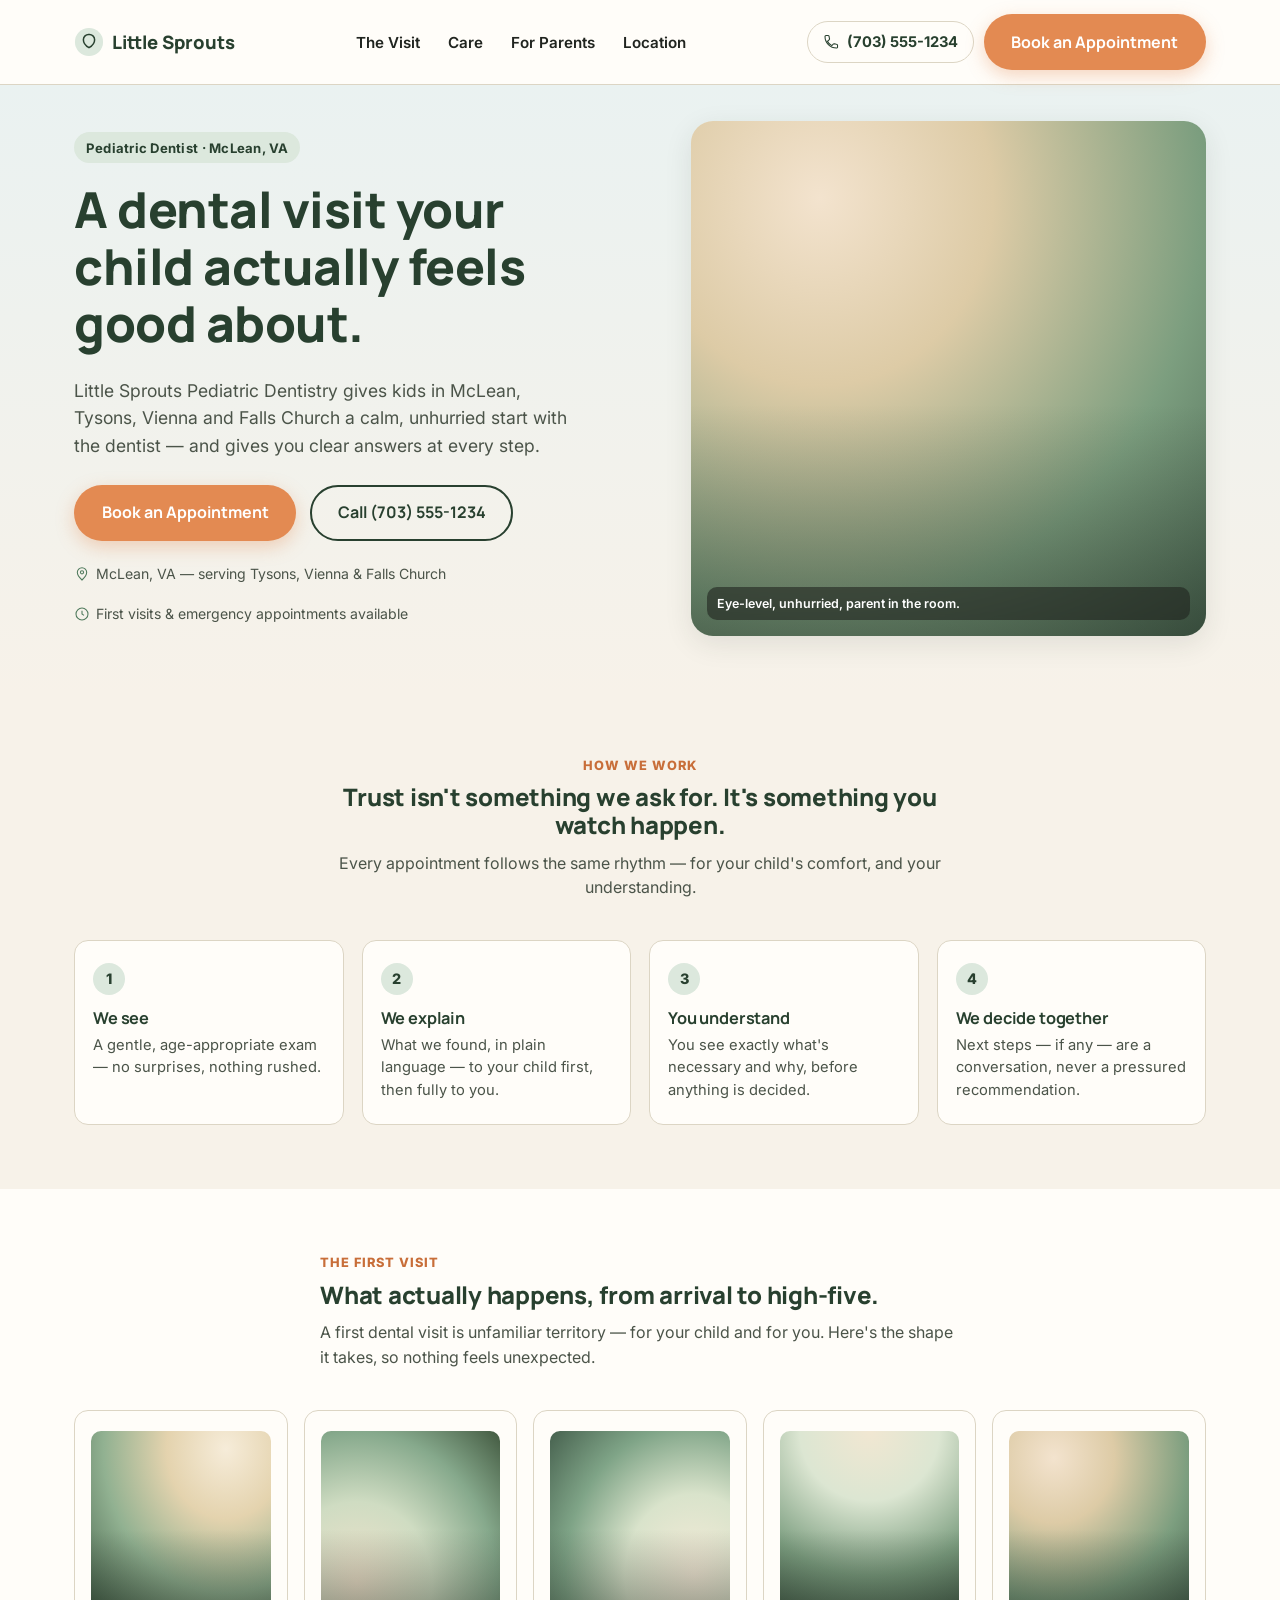
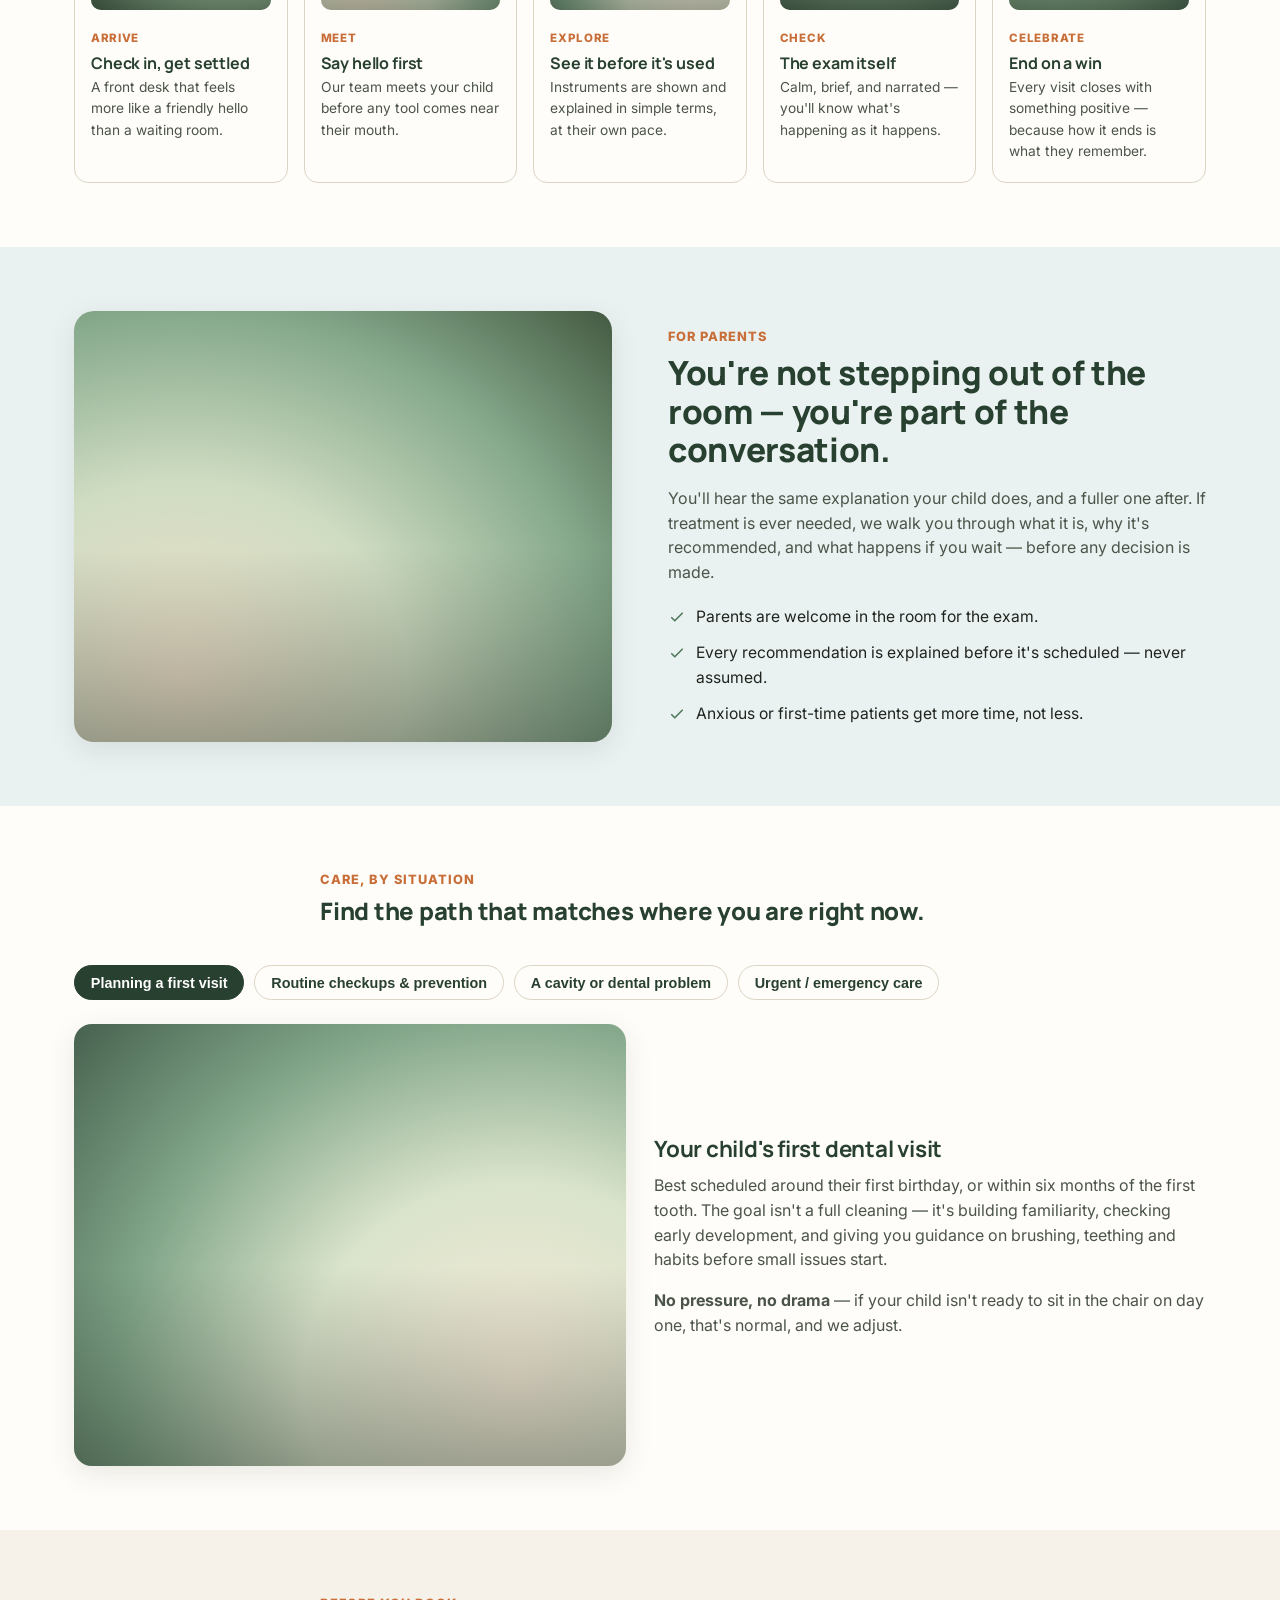
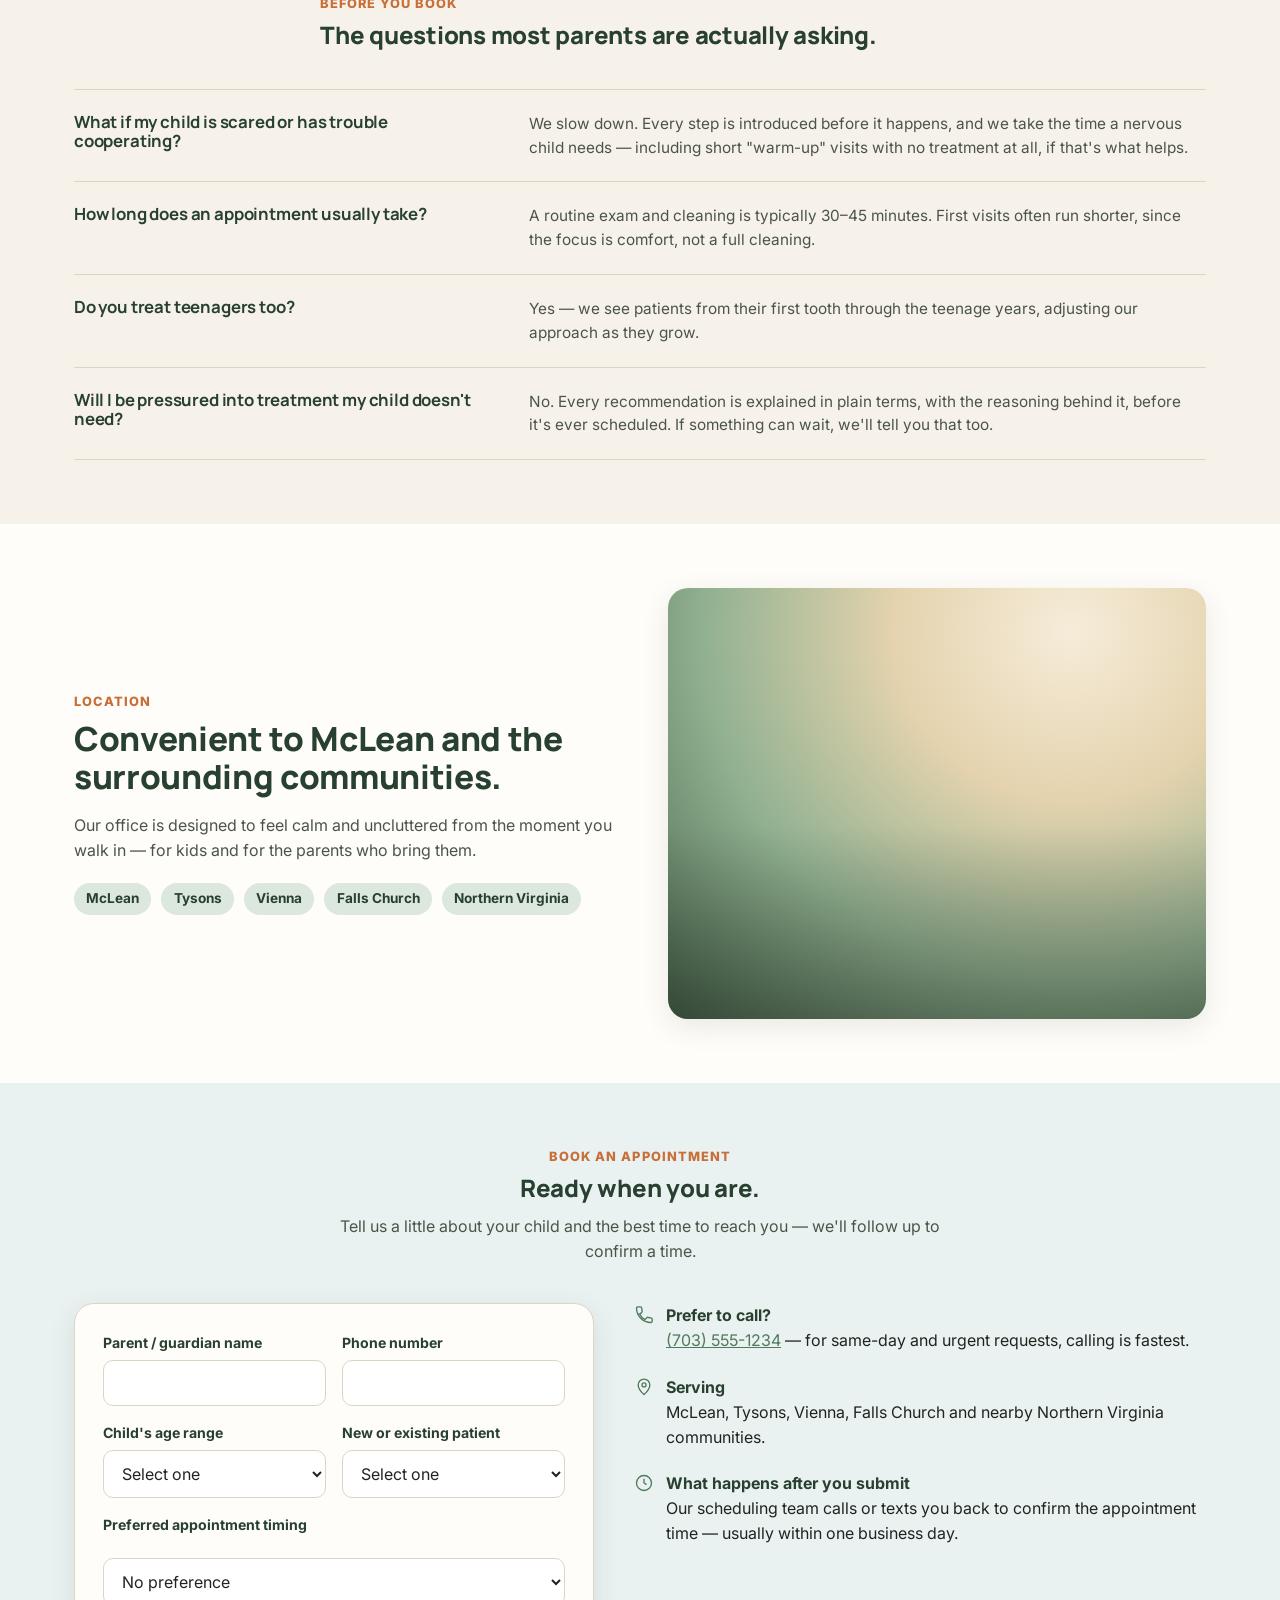
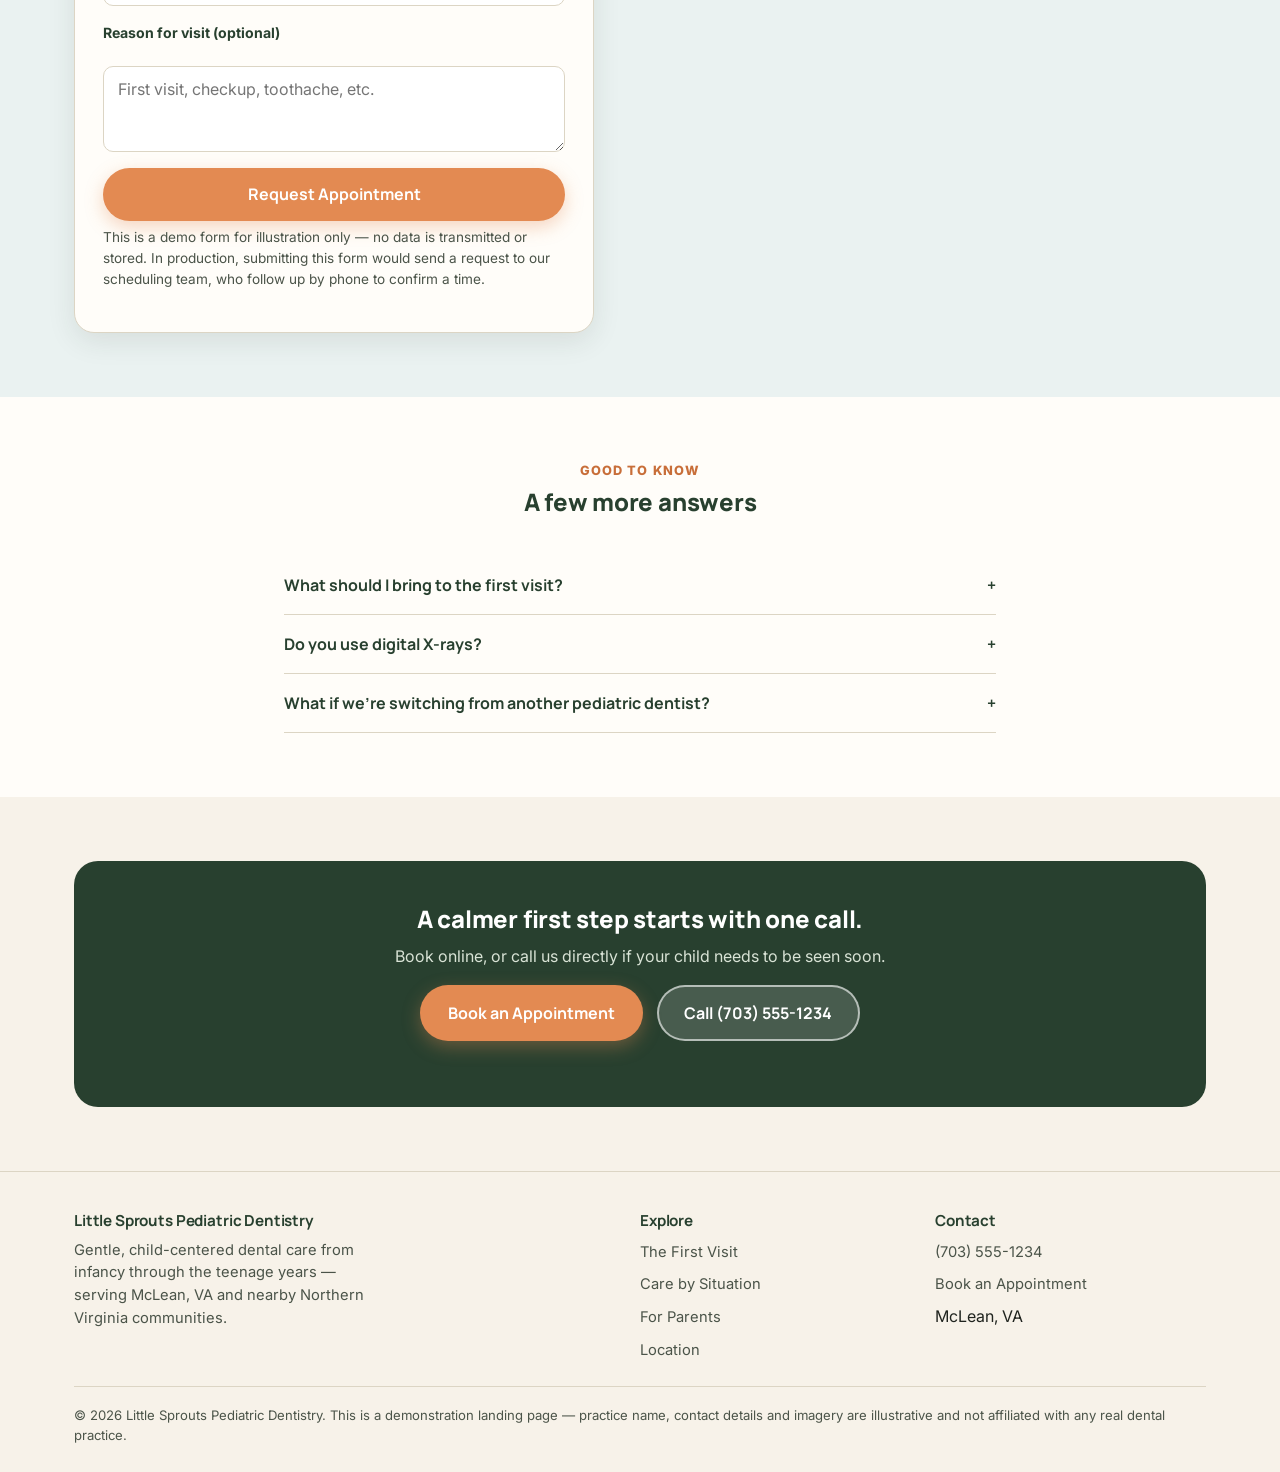
<file: pediatric-dentistry.html>
<!DOCTYPE html>
<html lang="en">
<head>
<meta charset="UTF-8">
<meta name="viewport" content="width=device-width, initial-scale=1">
<title>Pediatric Dentist in McLean, VA | Little Sprouts Pediatric Dentistry</title>
<meta name="description" content="Little Sprouts Pediatric Dentistry in McLean, VA offers gentle, child-centered dental care from a child's first visit through the teen years. Serving McLean, Tysons, Vienna & Falls Church. Book an appointment today.">
<link rel="canonical" href="https://www.littlesproutspediatricdentistry.com/">
<meta property="og:type" content="business.business">
<meta property="og:title" content="Pediatric Dentist in McLean, VA | Little Sprouts Pediatric Dentistry">
<meta property="og:description" content="Gentle, child-centered dental care from infancy through the teenage years — serving McLean, Tysons, Vienna and Falls Church.">
<meta property="og:url" content="https://www.littlesproutspediatricdentistry.com/">
<meta property="og:locale" content="en_US">
<link rel="preconnect" href="https://fonts.googleapis.com">
<link rel="preconnect" href="https://fonts.gstatic.com" crossorigin>
<link href="https://fonts.googleapis.com/css2?family=Manrope:wght@700;800&family=Inter:wght@400;500;600;700&display=swap" rel="stylesheet">
<link rel="stylesheet" href="css/pediatric-dentistry.css">
<script type="application/ld+json">
{
  "@context": "https://schema.org",
  "@type": "Dentist",
  "name": "Little Sprouts Pediatric Dentistry",
  "description": "Pediatric dental practice offering gentle, child-centered dental care from infancy through the teenage years.",
  "areaServed": ["McLean, VA","Tysons, VA","Vienna, VA","Falls Church, VA"],
  "address": {
    "@type": "PostalAddress",
    "addressLocality": "McLean",
    "addressRegion": "VA",
    "addressCountry": "US"
  },
  "medicalSpecialty": "Dentistry",
  "audience": {
    "@type": "PeopleAudience",
    "suggestedMinAge": 0,
    "suggestedMaxAge": 18
  }
}
</script>
<script type="application/ld+json">
{
  "@context": "https://schema.org",
  "@type": "FAQPage",
  "mainEntity": [
    {"@type":"Question","name":"At what age should my child first see a dentist?","acceptedAnswer":{"@type":"Answer","text":"Most children benefit from their first dental visit around their first birthday, or within six months of their first tooth appearing. This early visit is about building comfort and catching small things early — not extensive treatment."}},
    {"@type":"Question","name":"Can I stay with my child during the appointment?","acceptedAnswer":{"@type":"Answer","text":"Yes. Parents are welcome throughout the visit. Our team also talks directly to you before any treatment decision, so you understand what's being recommended and why."}},
    {"@type":"Question","name":"Do you treat teenagers too?","acceptedAnswer":{"@type":"Answer","text":"Yes. We care for patients from their first tooth through the teenage years, adjusting our approach as kids grow — including guidance around orthodontic timing and wisdom teeth."}},
    {"@type":"Question","name":"How long does an appointment usually take?","acceptedAnswer":{"@type":"Answer","text":"A routine exam and cleaning typically takes 30–45 minutes. First visits are often a little shorter, since the goal is comfort and familiarity rather than a full cleaning."}}
  ]
}
</script>
</head>
<body>

<a class="visually-hidden" href="#main">Skip to main content</a>

<header class="site-header">
  <div class="container header-row">
    <a class="logo" href="#top" aria-label="Little Sprouts Pediatric Dentistry, home">
      <svg class="logo-mark" viewBox="0 0 32 32" fill="none" xmlns="http://www.w3.org/2000/svg" aria-hidden="true">
        <circle cx="16" cy="16" r="15" fill="#DCE8DD"/>
        <path d="M16 22c-3.5-2-6-5-6-8.5A5.5 5.5 0 0 1 16 8a5.5 5.5 0 0 1 6 5.5c0 3.5-2.5 6.5-6 8.5Z" stroke="#28402F" stroke-width="1.6" stroke-linejoin="round"/>
      </svg>
      Little Sprouts
    </a>
    <nav aria-label="Primary">
      <ul class="nav-links">
        <li><a href="#experience">The Visit</a></li>
        <li><a href="#care">Care</a></li>
        <li><a href="#parents">For Parents</a></li>
        <li><a href="#location">Location</a></li>
      </ul>
    </nav>
    <div class="header-actions">
      <a class="call-pill" href="tel:+17035551234">
        <svg width="16" height="16" viewBox="0 0 24 24" fill="none" aria-hidden="true"><path d="M6.6 10.8a15.9 15.9 0 0 0 6.6 6.6l2.2-2.2a1.5 1.5 0 0 1 1.5-.4 12 12 0 0 0 3.4.6 1.5 1.5 0 0 1 1.5 1.5v3.2A1.5 1.5 0 0 1 20.3 21C10.7 21 3 13.3 3 3.7A1.5 1.5 0 0 1 4.5 2.2h3.2A1.5 1.5 0 0 1 9.2 3.7a12 12 0 0 0 .6 3.4 1.5 1.5 0 0 1-.4 1.5l-2.2 2.2Z" stroke="#28402F" stroke-width="1.6"/></svg>
        (703) 555-1234
      </a>
      <a class="btn btn-primary" href="#book">Book an Appointment</a>
    </div>
  </div>
</header>

<main id="main">

<!-- HERO -->
<section class="hero" id="top">
  <div class="container hero-grid">
    <div>
      <span class="hero-eyebrow">Pediatric Dentist · McLean, VA</span>
      <h1>A dental visit your child actually feels good about.</h1>
      <p class="hero-sub">Little Sprouts Pediatric Dentistry gives kids in McLean, Tysons, Vienna and Falls Church a calm, unhurried start with the dentist — and gives you clear answers at every step.</p>
      <div class="hero-ctas">
        <a class="btn btn-primary" href="#book">Book an Appointment</a>
        <a class="btn btn-outline" href="tel:+17035551234">Call (703) 555-1234</a>
      </div>
      <div class="hero-meta">
        <span><svg width="16" height="16" viewBox="0 0 24 24" fill="none" aria-hidden="true"><path d="M12 21s7-6.2 7-11.5A7 7 0 0 0 5 9.5C5 14.8 12 21 12 21Z" stroke="#4F7A5C" stroke-width="1.6"/><circle cx="12" cy="9.5" r="2.4" stroke="#4F7A5C" stroke-width="1.6"/></svg> McLean, VA — serving Tysons, Vienna &amp; Falls Church</span>
        <span><svg width="16" height="16" viewBox="0 0 24 24" fill="none" aria-hidden="true"><path d="M12 7v5l3 2" stroke="#4F7A5C" stroke-width="1.6"/><circle cx="12" cy="12" r="9" stroke="#4F7A5C" stroke-width="1.6"/></svg> First visits &amp; emergency appointments available</span>
      </div>
    </div>
    <div class="hero-photo">
      <div class="photo-frame">
        <div class="photo photo-1" role="img" aria-label="A pediatric dentist kneeling at eye level with a young patient in the exam chair, both smiling, parent visible nearby in a bright, uncluttered treatment room."></div>
        <div class="photo-caption">Eye-level, unhurried, parent in the room.</div>
      </div>
    </div>
  </div>
</section>

<!-- BEHAVIOR / TRUST STRIP -->
<section class="bg-sand" aria-labelledby="behavior-head">
  <div class="container">
    <div class="section-head center">
      <span class="kicker">How We Work</span>
      <h2 id="behavior-head">Trust isn't something we ask for. It's something you watch happen.</h2>
      <p>Every appointment follows the same rhythm — for your child's comfort, and your understanding.</p>
    </div>
    <div class="behavior-row">
      <div class="behavior-step">
        <span class="num">1</span>
        <h4>We see</h4>
        <p>A gentle, age-appropriate exam — no surprises, nothing rushed.</p>
      </div>
      <div class="behavior-step">
        <span class="num">2</span>
        <h4>We explain</h4>
        <p>What we found, in plain language — to your child first, then fully to you.</p>
      </div>
      <div class="behavior-step">
        <span class="num">3</span>
        <h4>You understand</h4>
        <p>You see exactly what's necessary and why, before anything is decided.</p>
      </div>
      <div class="behavior-step">
        <span class="num">4</span>
        <h4>We decide together</h4>
        <p>Next steps — if any — are a conversation, never a pressured recommendation.</p>
      </div>
    </div>
  </div>
</section>

<!-- FIRST VISIT JOURNEY -->
<section id="experience" aria-labelledby="journey-head">
  <div class="container">
    <div class="section-head">
      <span class="kicker">The First Visit</span>
      <h2 id="journey-head">What actually happens, from arrival to high-five.</h2>
      <p>A first dental visit is unfamiliar territory — for your child and for you. Here's the shape it takes, so nothing feels unexpected.</p>
    </div>
    <div class="journey">
      <div class="journey-step">
        <div class="journey-thumb"><div class="photo photo-2" role="img" aria-label="Child and parent checking in at a warm, wood-toned front desk."></div></div>
        <span class="tag">Arrive</span>
        <h4>Check in, get settled</h4>
        <p>A front desk that feels more like a friendly hello than a waiting room.</p>
      </div>
      <div class="journey-step">
        <div class="journey-thumb"><div class="photo photo-3" role="img" aria-label="Dental team member crouched to a child's height, introducing herself before any exam begins."></div></div>
        <span class="tag">Meet</span>
        <h4>Say hello first</h4>
        <p>Our team meets your child before any tool comes near their mouth.</p>
      </div>
      <div class="journey-step">
        <div class="journey-thumb"><div class="photo photo-4" role="img" aria-label="Child holding and looking at a dental mirror while a hygienist explains what it does."></div></div>
        <span class="tag">Explore</span>
        <h4>See it before it's used</h4>
        <p>Instruments are shown and explained in simple terms, at their own pace.</p>
      </div>
      <div class="journey-step">
        <div class="journey-thumb"><div class="photo photo-5" role="img" aria-label="Dentist gently examining a relaxed child's teeth with parent seated close by."></div></div>
        <span class="tag">Check</span>
        <h4>The exam itself</h4>
        <p>Calm, brief, and narrated — you'll know what's happening as it happens.</p>
      </div>
      <div class="journey-step">
        <div class="journey-thumb"><div class="photo photo-1" role="img" aria-label="Child receiving a small prize and a high-five from the dental team at the end of the visit."></div></div>
        <span class="tag">Celebrate</span>
        <h4>End on a win</h4>
        <p>Every visit closes with something positive — because how it ends is what they remember.</p>
      </div>
    </div>
  </div>
</section>

<!-- PARENT REASSURANCE SPLIT -->
<section class="bg-sky" aria-labelledby="parent-head" id="parents">
  <div class="container">
    <div class="split">
      <div class="split-media">
        <div class="photo photo-3" role="img" aria-label="Dentist showing an X-ray image on a screen to a parent while the child listens alongside, in a bright consultation area."></div>
      </div>
      <div class="split-text">
        <span class="kicker">For Parents</span>
        <h2 id="parent-head">You're not stepping out of the room — you're part of the conversation.</h2>
        <p>You'll hear the same explanation your child does, and a fuller one after. If treatment is ever needed, we walk you through what it is, why it's recommended, and what happens if you wait — before any decision is made.</p>
        <ul class="check-list">
          <li><svg width="18" height="18" viewBox="0 0 24 24" fill="none" aria-hidden="true"><path d="M5 13l4 4L19 7" stroke="#4F7A5C" stroke-width="2.2" stroke-linecap="round" stroke-linejoin="round"/></svg> Parents are welcome in the room for the exam.</li>
          <li><svg width="18" height="18" viewBox="0 0 24 24" fill="none" aria-hidden="true"><path d="M5 13l4 4L19 7" stroke="#4F7A5C" stroke-width="2.2" stroke-linecap="round" stroke-linejoin="round"/></svg> Every recommendation is explained before it's scheduled — never assumed.</li>
          <li><svg width="18" height="18" viewBox="0 0 24 24" fill="none" aria-hidden="true"><path d="M5 13l4 4L19 7" stroke="#4F7A5C" stroke-width="2.2" stroke-linecap="round" stroke-linejoin="round"/></svg> Anxious or first-time patients get more time, not less.</li>
        </ul>
      </div>
    </div>
  </div>
</section>

<!-- CARE GROUPED BY DECISION -->
<section id="care" aria-labelledby="care-head">
  <div class="container">
    <div class="section-head">
      <span class="kicker">Care, By Situation</span>
      <h2 id="care-head">Find the path that matches where you are right now.</h2>
    </div>

    <div class="care-tabs" role="tablist" aria-label="Care by situation">
      <button class="care-tab" role="tab" id="tab-first" aria-selected="true" aria-controls="panel-first">Planning a first visit</button>
      <button class="care-tab" role="tab" id="tab-checkup" aria-selected="false" aria-controls="panel-checkup" tabindex="-1">Routine checkups &amp; prevention</button>
      <button class="care-tab" role="tab" id="tab-treatment" aria-selected="false" aria-controls="panel-treatment" tabindex="-1">A cavity or dental problem</button>
      <button class="care-tab" role="tab" id="tab-emergency" aria-selected="false" aria-controls="panel-emergency" tabindex="-1">Urgent / emergency care</button>
    </div>

    <div class="care-panel is-active" id="panel-first" role="tabpanel" aria-labelledby="tab-first">
      <div class="care-media"><div class="photo photo-4" role="img" aria-label="A calm, uncluttered pediatric exam room designed for a first-time young patient."></div></div>
      <div>
        <h3>Your child's first dental visit</h3>
        <p>Best scheduled around their first birthday, or within six months of the first tooth. The goal isn't a full cleaning — it's building familiarity, checking early development, and giving you guidance on brushing, teething and habits before small issues start.</p>
        <p><strong>No pressure, no drama</strong> — if your child isn't ready to sit in the chair on day one, that's normal, and we adjust.</p>
      </div>
    </div>

    <div class="care-panel" id="panel-checkup" role="tabpanel" aria-labelledby="tab-checkup" hidden>
      <div class="care-media"><div class="photo photo-2" role="img" aria-label="Hygienist performing a routine cleaning on a relaxed child patient."></div></div>
      <div>
        <h3>Routine exams, cleanings &amp; prevention</h3>
        <p>Twice-yearly visits combine a gentle cleaning, fluoride when appropriate, and a growth check. Sealants and digital X-rays are used selectively — only when they'll actually change how we care for your child, and always explained first.</p>
      </div>
    </div>

    <div class="care-panel" id="panel-treatment" role="tabpanel" aria-labelledby="tab-treatment" hidden>
      <div class="care-media"><div class="photo photo-5" role="img" aria-label="Dentist reviewing a treatment plan on a tablet with a parent, child seated nearby."></div></div>
      <div>
        <h3>Cavities &amp; dental problems</h3>
        <p>If treatment is needed, we explain what we found, show you images where useful, and walk through options — including tooth-colored restorations — before scheduling anything. You'll always understand the "why" before you say yes.</p>
      </div>
    </div>

    <div class="care-panel" id="panel-emergency" role="tabpanel" aria-labelledby="tab-emergency" hidden>
      <div class="care-media"><div class="photo photo-1" role="img" aria-label="Front desk team member on the phone helping a parent with an urgent scheduling request."></div></div>
      <div>
        <h3>Urgent &amp; emergency appointments</h3>
        <p>Toothaches, chipped teeth and dental injuries don't wait for a convenient time — call us and we'll work to see your child the same day. Tell us what happened and we'll let you know exactly what to do until your visit.</p>
        <a class="btn btn-outline" href="tel:+17035551234" style="margin-top:12px;">Call for urgent care</a>
      </div>
    </div>
  </div>
</section>

<!-- OBJECTIONS -->
<section class="bg-sand" aria-labelledby="questions-head">
  <div class="container">
    <div class="section-head">
      <span class="kicker">Before You Book</span>
      <h2 id="questions-head">The questions most parents are actually asking.</h2>
    </div>
    <div class="objections-wrap">
      <div class="objection">
        <h4>What if my child is scared or has trouble cooperating?</h4>
        <p>We slow down. Every step is introduced before it happens, and we take the time a nervous child needs — including short "warm-up" visits with no treatment at all, if that's what helps.</p>
      </div>
      <div class="objection">
        <h4>How long does an appointment usually take?</h4>
        <p>A routine exam and cleaning is typically 30–45 minutes. First visits often run shorter, since the focus is comfort, not a full cleaning.</p>
      </div>
      <div class="objection">
        <h4>Do you treat teenagers too?</h4>
        <p>Yes — we see patients from their first tooth through the teenage years, adjusting our approach as they grow.</p>
      </div>
      <div class="objection">
        <h4>Will I be pressured into treatment my child doesn't need?</h4>
        <p>No. Every recommendation is explained in plain terms, with the reasoning behind it, before it's ever scheduled. If something can wait, we'll tell you that too.</p>
      </div>
    </div>
  </div>
</section>

<!-- LOCATION -->
<section id="location" aria-labelledby="location-head">
  <div class="container split reverse">
    <div class="split-media">
      <div class="photo photo-2" role="img" aria-label="Bright, welcoming reception area of the pediatric dental practice, warm wood tones and soft natural light."></div>
    </div>
    <div class="split-text">
      <span class="kicker">Location</span>
      <h2 id="location-head">Convenient to McLean and the surrounding communities.</h2>
      <p>Our office is designed to feel calm and uncluttered from the moment you walk in — for kids and for the parents who bring them.</p>
      <div>
        <span class="area-chip">McLean</span>
        <span class="area-chip">Tysons</span>
        <span class="area-chip">Vienna</span>
        <span class="area-chip">Falls Church</span>
        <span class="area-chip">Northern Virginia</span>
      </div>
    </div>
  </div>
</section>

<!-- BOOKING -->
<section class="bg-sky" id="book" aria-labelledby="book-head">
  <div class="container">
    <div class="section-head center">
      <span class="kicker">Book an Appointment</span>
      <h2 id="book-head">Ready when you are.</h2>
      <p>Tell us a little about your child and the best time to reach you — we'll follow up to confirm a time.</p>
    </div>
    <div class="form-wrap">
      <form class="form-card" id="appointment-form" novalidate>
        <div class="form-success" id="form-success" role="status">Thank you — this is a demo form and no information has been sent. In production, our team would confirm your appointment within one business day.</div>
        <div class="form-row two">
          <div>
            <label for="parent-name">Parent / guardian name</label>
            <input type="text" id="parent-name" name="parent-name" autocomplete="name" required>
          </div>
          <div>
            <label for="parent-phone">Phone number</label>
            <input type="tel" id="parent-phone" name="parent-phone" autocomplete="tel" required>
          </div>
        </div>
        <div class="form-row two">
          <div>
            <label for="child-age">Child's age range</label>
            <select id="child-age" name="child-age" required>
              <option value="">Select one</option>
              <option>Under 1 year</option>
              <option>1–3 years</option>
              <option>4–6 years</option>
              <option>7–12 years</option>
              <option>13–17 years</option>
            </select>
          </div>
          <div>
            <label for="patient-type">New or existing patient</label>
            <select id="patient-type" name="patient-type" required>
              <option value="">Select one</option>
              <option>New patient</option>
              <option>Existing patient</option>
            </select>
          </div>
        </div>
        <div class="form-row">
          <label for="timing">Preferred appointment timing</label>
          <select id="timing" name="timing">
            <option value="">No preference</option>
            <option>Weekday mornings</option>
            <option>Weekday afternoons</option>
            <option>As soon as possible (urgent)</option>
          </select>
        </div>
        <div class="form-row">
          <label for="reason">Reason for visit (optional)</label>
          <textarea id="reason" name="reason" rows="3" placeholder="First visit, checkup, toothache, etc."></textarea>
        </div>
        <button class="btn btn-primary" type="submit" style="width:100%;">Request Appointment</button>
        <p class="form-note">This is a demo form for illustration only — no data is transmitted or stored. In production, submitting this form would send a request to our scheduling team, who follow up by phone to confirm a time.</p>
      </form>
      <div class="contact-block">
        <div class="contact-line">
          <svg width="20" height="20" viewBox="0 0 24 24" fill="none" aria-hidden="true"><path d="M6.6 10.8a15.9 15.9 0 0 0 6.6 6.6l2.2-2.2a1.5 1.5 0 0 1 1.5-.4 12 12 0 0 0 3.4.6 1.5 1.5 0 0 1 1.5 1.5v3.2A1.5 1.5 0 0 1 20.3 21C10.7 21 3 13.3 3 3.7A1.5 1.5 0 0 1 4.5 2.2h3.2A1.5 1.5 0 0 1 9.2 3.7a12 12 0 0 0 .6 3.4 1.5 1.5 0 0 1-.4 1.5l-2.2 2.2Z" stroke="#4F7A5C" stroke-width="1.6"/></svg>
          <span><strong>Prefer to call?</strong><a href="tel:+17035551234">(703) 555-1234</a> — for same-day and urgent requests, calling is fastest.</span>
        </div>
        <div class="contact-line">
          <svg width="20" height="20" viewBox="0 0 24 24" fill="none" aria-hidden="true"><path d="M12 21s7-6.2 7-11.5A7 7 0 0 0 5 9.5C5 14.8 12 21 12 21Z" stroke="#4F7A5C" stroke-width="1.6"/><circle cx="12" cy="9.5" r="2.4" stroke="#4F7A5C" stroke-width="1.6"/></svg>
          <span><strong>Serving</strong>McLean, Tysons, Vienna, Falls Church and nearby Northern Virginia communities.</span>
        </div>
        <div class="contact-line">
          <svg width="20" height="20" viewBox="0 0 24 24" fill="none" aria-hidden="true"><path d="M12 7v5l3 2" stroke="#4F7A5C" stroke-width="1.6"/><circle cx="12" cy="12" r="9" stroke="#4F7A5C" stroke-width="1.6"/></svg>
          <span><strong>What happens after you submit</strong>Our scheduling team calls or texts you back to confirm the appointment time — usually within one business day.</span>
        </div>
      </div>
    </div>
  </div>
</section>

<!-- FAQ -->
<section aria-labelledby="faq-head">
  <div class="container" style="max-width:760px;">
    <div class="section-head center">
      <span class="kicker">Good to Know</span>
      <h2 id="faq-head">A few more answers</h2>
    </div>
    <div class="faq-list">
      <div class="faq-item">
        <button class="faq-q" aria-expanded="false">What should I bring to the first visit?<span class="plus">+</span></button>
        <div class="faq-a"><p>Just your child, any prior dental records if you're switching practices, and a list of questions — there's no such thing as too many.</p></div>
      </div>
      <div class="faq-item">
        <button class="faq-q" aria-expanded="false">Do you use digital X-rays?<span class="plus">+</span></button>
        <div class="faq-a"><p>Yes, when appropriate for your child's age and needs, using low-dose digital equipment — and we'll always explain why one is recommended before taking it.</p></div>
      </div>
      <div class="faq-item">
        <button class="faq-q" aria-expanded="false">What if we're switching from another pediatric dentist?<span class="plus">+</span></button>
        <div class="faq-a"><p>Completely normal — let us know when you book, and we'll treat the first visit as a fresh start, reviewing history at your child's pace.</p></div>
      </div>
    </div>
  </div>
</section>

<!-- FINAL CTA -->
<section class="bg-sand">
  <div class="container">
    <div class="cta-band">
      <h2>A calmer first step starts with one call.</h2>
      <p>Book online, or call us directly if your child needs to be seen soon.</p>
      <div class="hero-ctas">
        <a class="btn btn-primary" href="#book">Book an Appointment</a>
        <a class="btn btn-ghost" href="tel:+17035551234">Call (703) 555-1234</a>
      </div>
    </div>
  </div>
</section>

</main>

<footer class="site-footer">
  <div class="container">
    <div class="footer-grid">
      <div>
        <h4>Little Sprouts Pediatric Dentistry</h4>
        <p style="max-width:34ch;font-size:.92rem;">Gentle, child-centered dental care from infancy through the teenage years — serving McLean, VA and nearby Northern Virginia communities.</p>
      </div>
      <div>
        <h4>Explore</h4>
        <ul>
          <li><a href="#experience">The First Visit</a></li>
          <li><a href="#care">Care by Situation</a></li>
          <li><a href="#parents">For Parents</a></li>
          <li><a href="#location">Location</a></li>
        </ul>
      </div>
      <div>
        <h4>Contact</h4>
        <ul>
          <li><a href="tel:+17035551234">(703) 555-1234</a></li>
          <li><a href="#book">Book an Appointment</a></li>
          <li>McLean, VA</li>
        </ul>
      </div>
    </div>
    <div class="footer-bottom">
      &copy; 2026 Little Sprouts Pediatric Dentistry. This is a demonstration landing page — practice name, contact details and imagery are illustrative and not affiliated with any real dental practice.
    </div>
  </div>
</footer>

<div class="mobile-bar">
  <a class="btn btn-outline" href="tel:+17035551234">Call</a>
  <a class="btn btn-primary" href="#book">Book</a>
</div>

<script src="js/pediatric-dentistry.js"></script>
</body>
</html>
</file>
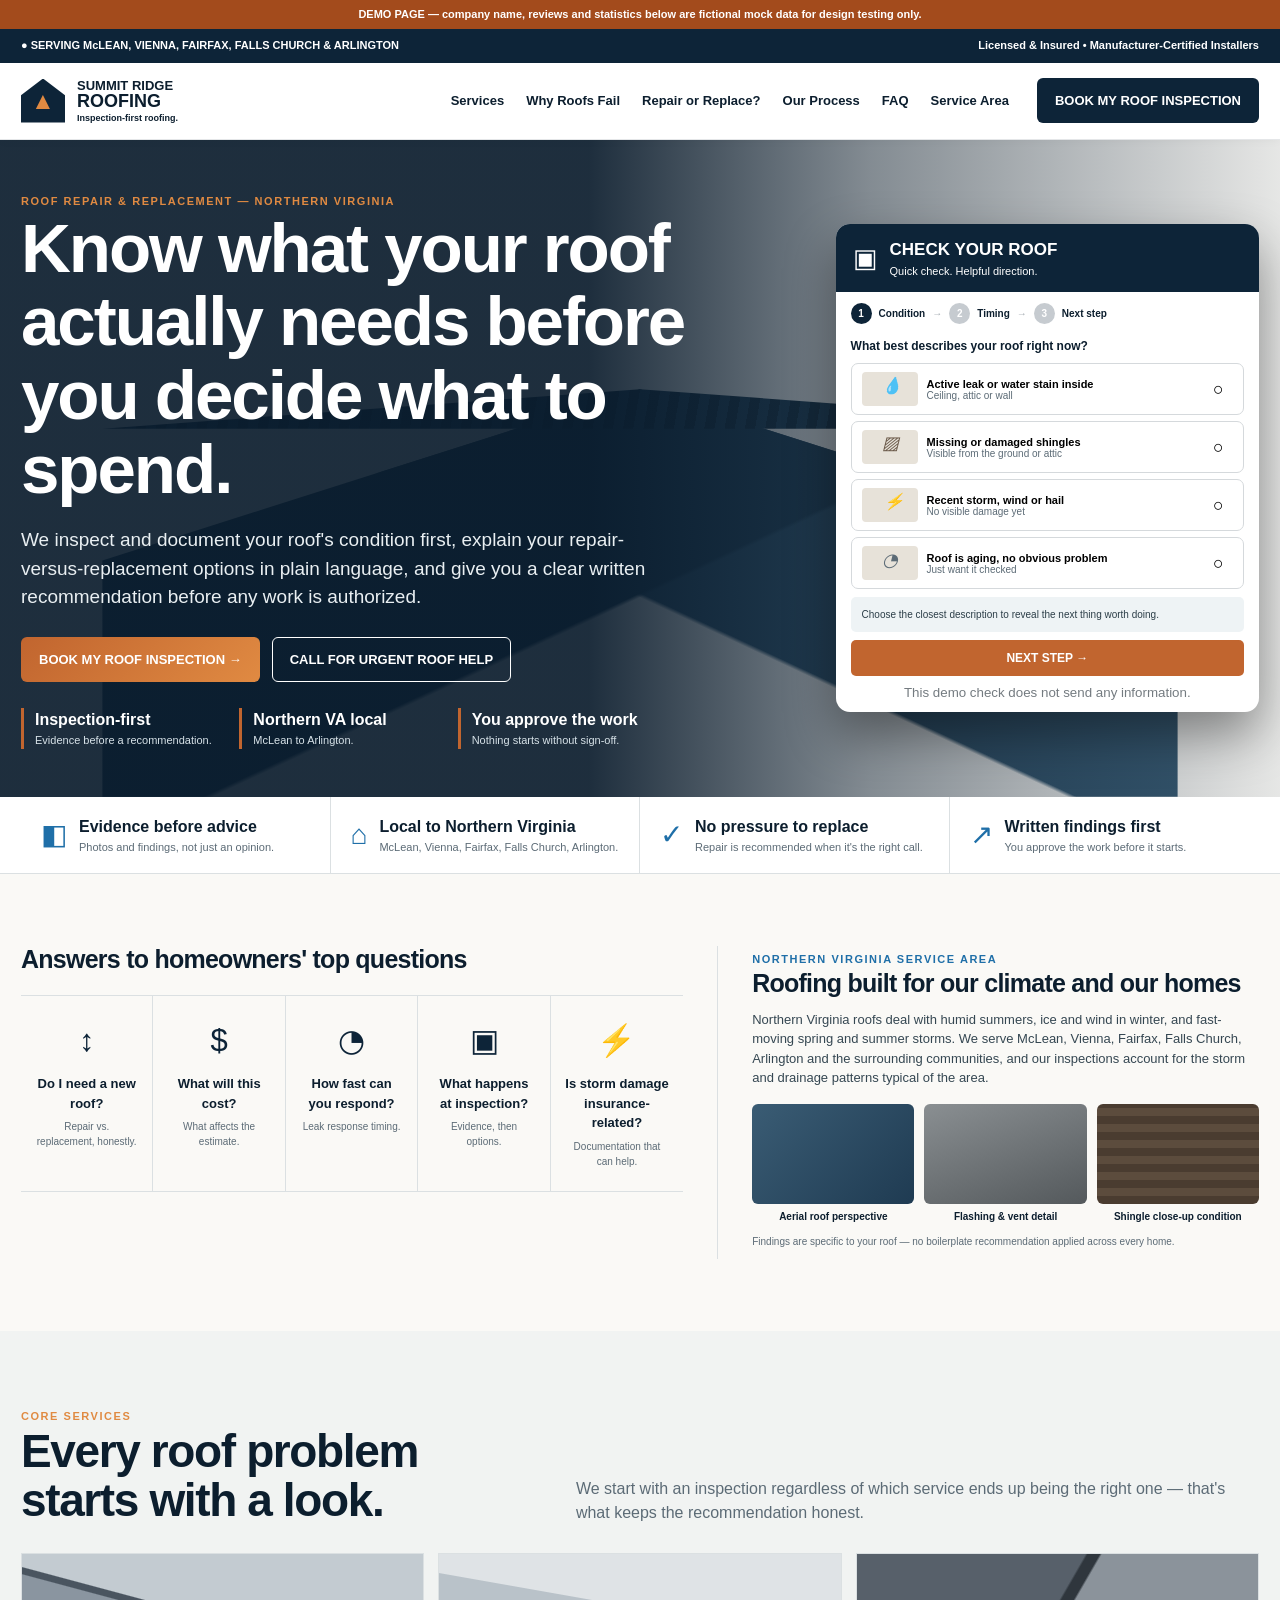
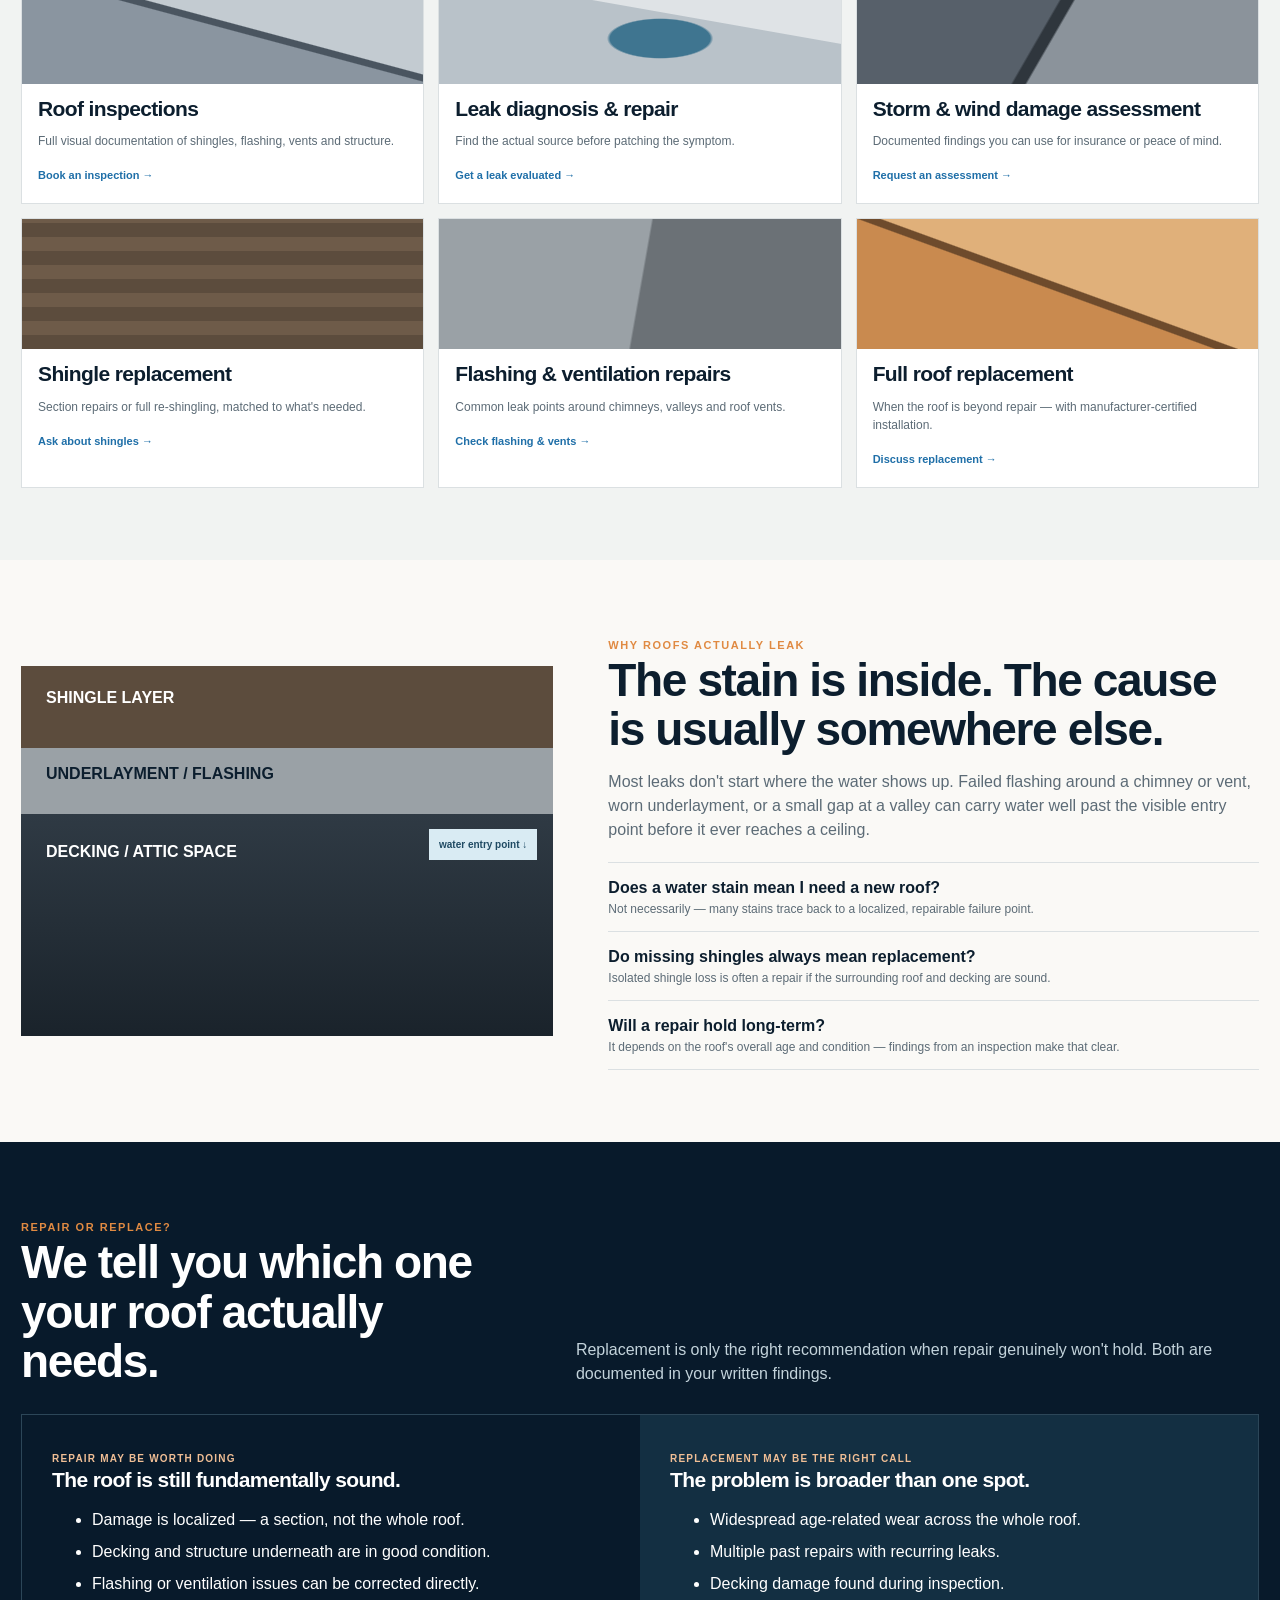
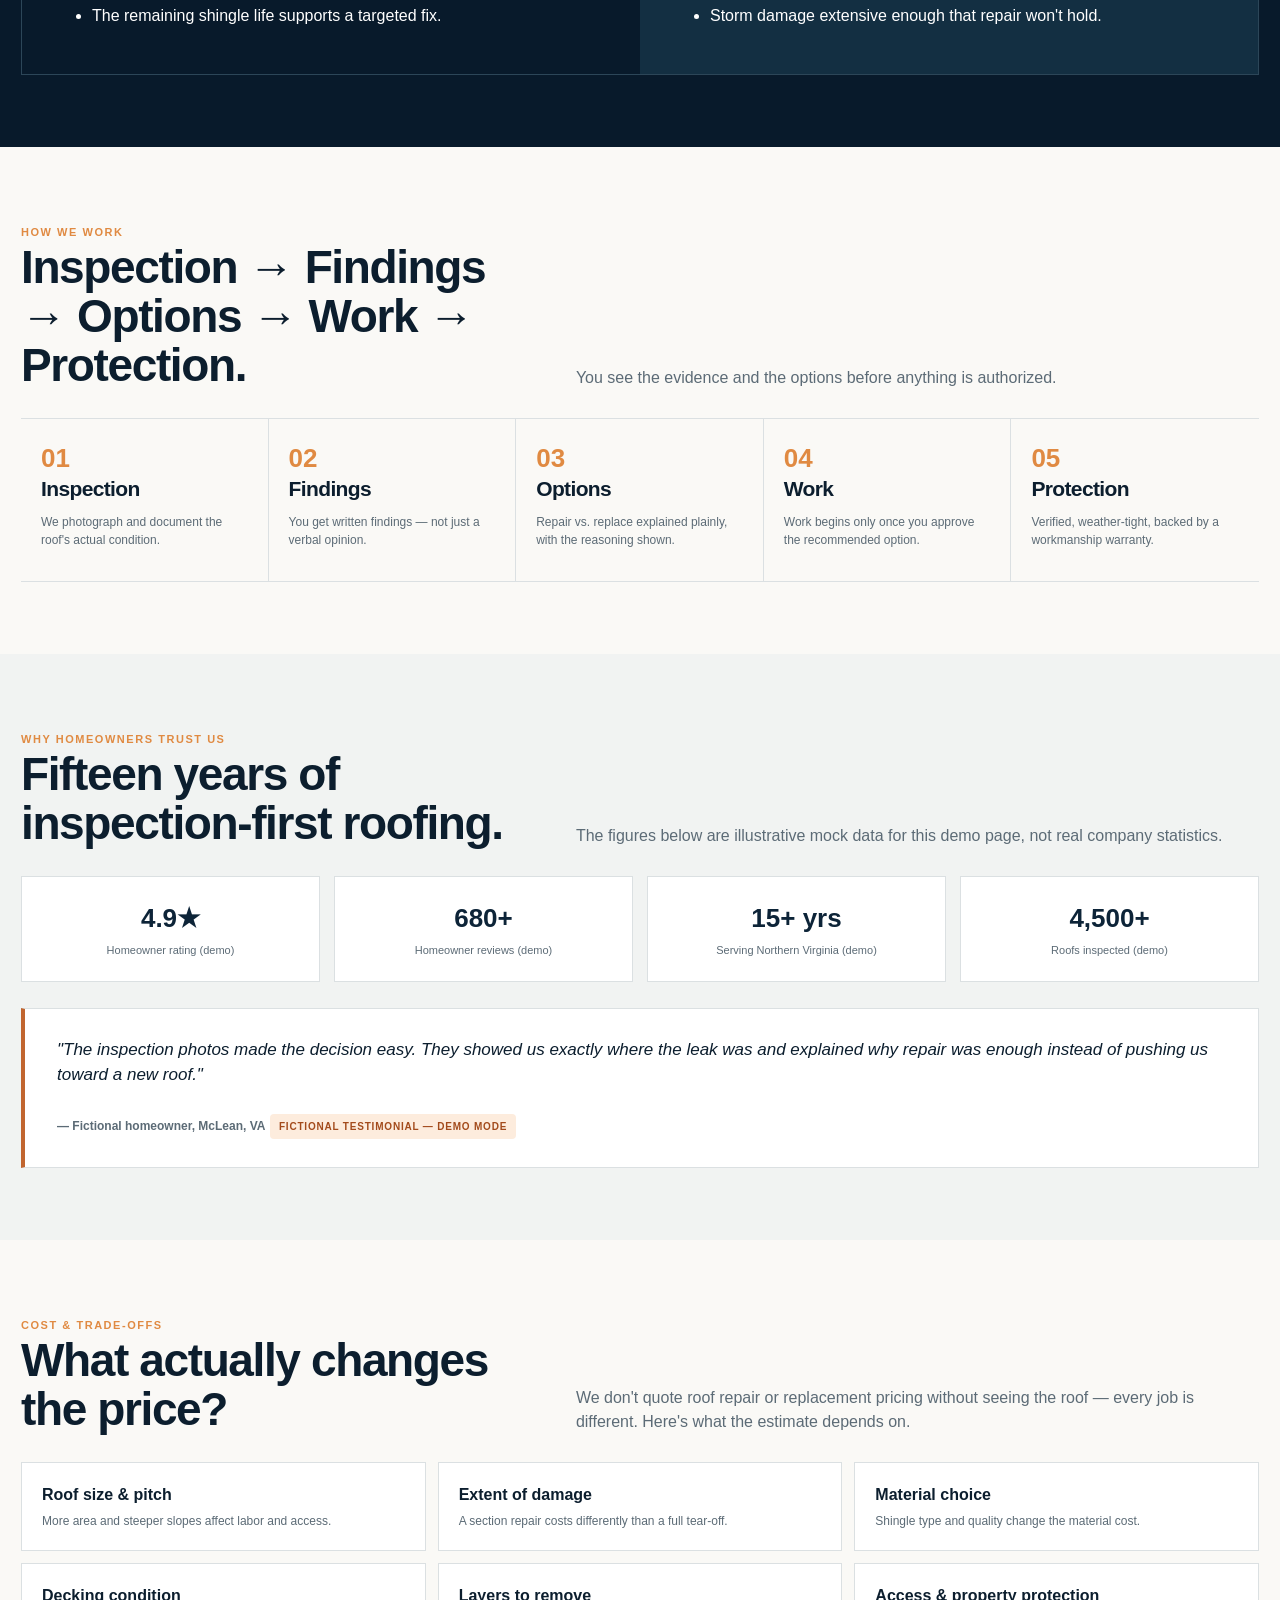
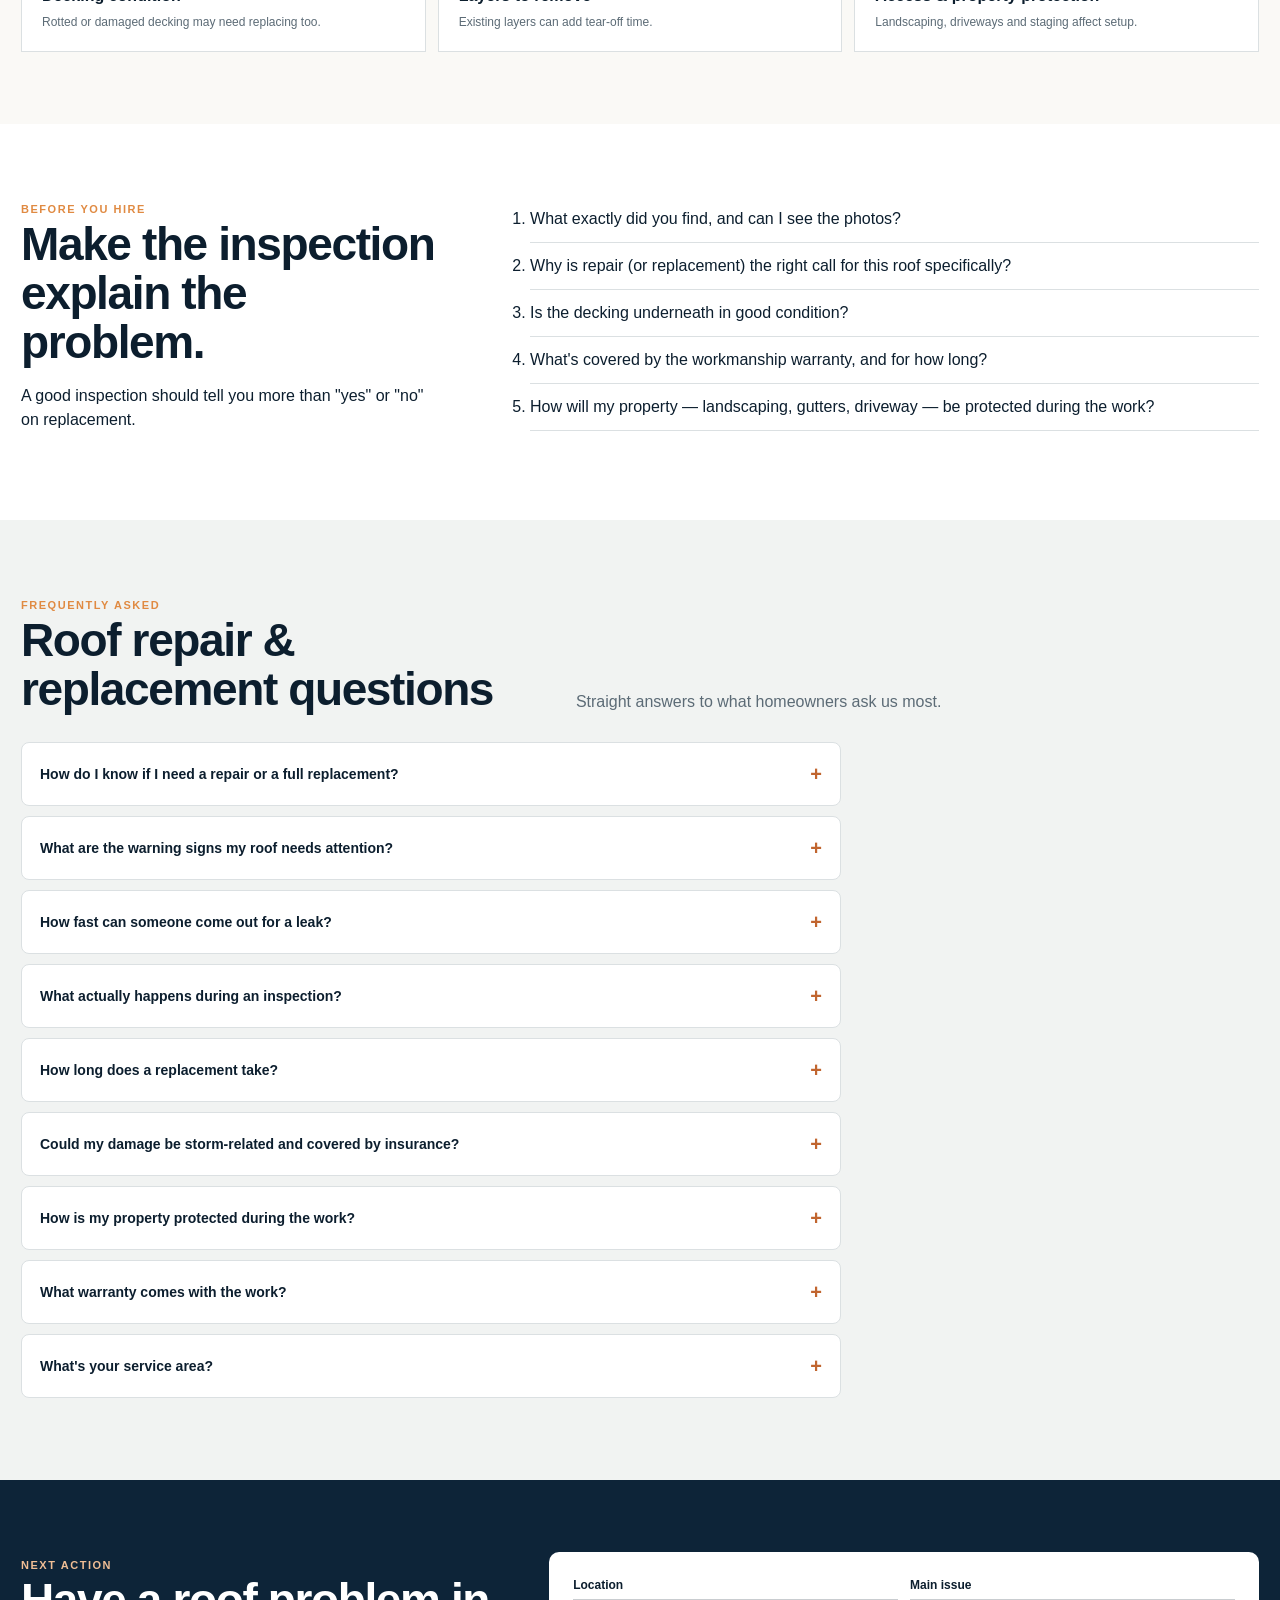
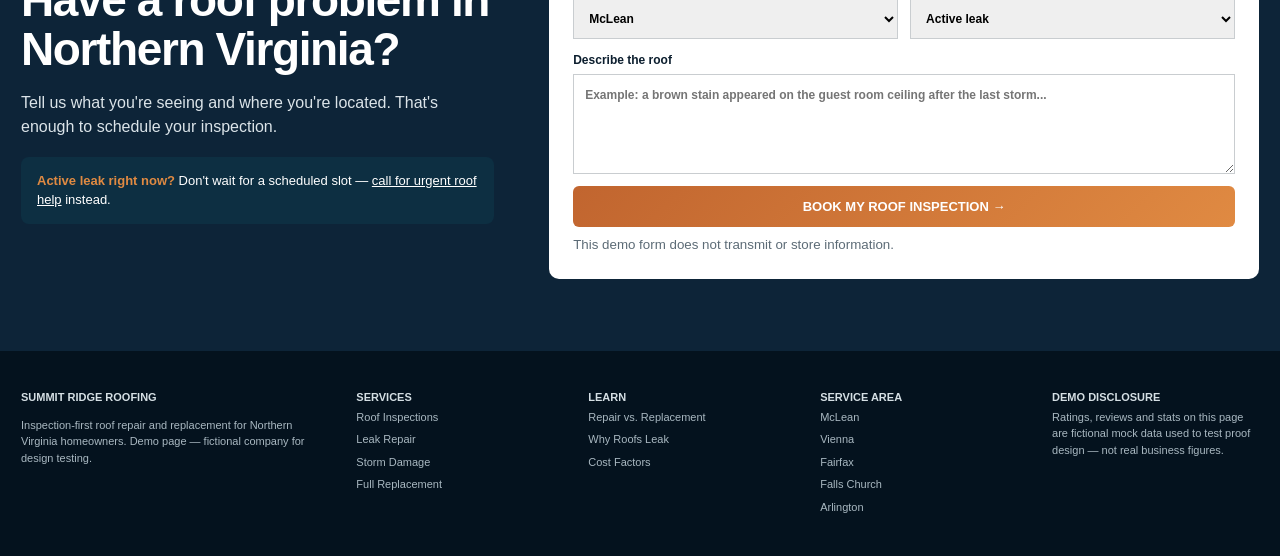
<file: roofing.html>
<!doctype html>
<html lang="en">
<head>
<meta charset="utf-8">
<meta name="viewport" content="width=device-width,initial-scale=1">
<title>Roof Repair Northern Virginia | Summit Ridge Roofing</title>
<meta name="description" content="Inspection-first roof repair and replacement for homeowners in McLean, Vienna, Fairfax, Falls Church and Arlington. Written findings before you decide. Book a roof inspection today.">
<meta name="theme-color" content="#0d2438">
<link rel="stylesheet" href="css/roofing.css">
<script type="application/ld+json">
{
  "@context":"https://schema.org",
  "@type":"RoofingContractor",
  "name":"Summit Ridge Roofing",
  "description":"Inspection-first roof repair and replacement serving Northern Virginia homeowners.",
  "areaServed":["McLean, VA","Vienna, VA","Fairfax, VA","Falls Church, VA","Arlington, VA"],
  "inLanguage":"en-US"
}
</script>
</head>
<body>

<div class="notice-demo" style="background:#a34b1c;color:#fff;font-size:11px;font-weight:800;text-align:center;padding:6px 10px">
  DEMO PAGE — company name, reviews and statistics below are fictional mock data for design testing only.
</div>

<div class="utility">
  <div class="wrap utility-inner">
    <span>● SERVING McLEAN, VIENNA, FAIRFAX, FALLS CHURCH &amp; ARLINGTON</span>
    <span>Licensed &amp; Insured • Manufacturer-Certified Installers</span>
  </div>
</div>

<header class="site-header">
  <div class="wrap nav">
    <a class="brand" href="roofing.html" aria-label="Summit Ridge Roofing home">
      <span class="mark">▲</span>
      <span class="brand-copy"><b>SUMMIT RIDGE</b><strong>ROOFING</strong><small>Inspection-first roofing.</small></span>
    </a>
    <button class="menu" aria-label="Open navigation">☰</button>
    <nav class="navlinks" aria-label="Primary navigation">
      <a href="#services">Services</a>
      <a href="#why">Why Roofs Fail</a>
      <a href="#decision">Repair or Replace?</a>
      <a href="#process">Our Process</a>
      <a href="#faq">FAQ</a>
      <a href="#nova">Service Area</a>
    </nav>
    <a class="cta-btn wobble" href="#book">BOOK MY ROOF INSPECTION</a>
  </div>
</header>

<main>
<section class="hero">
  <div class="hero-photo"></div>
  <div class="hero-shade"></div>
  <div class="wrap hero-grid">
    <div class="hero-copy">
      <span class="copper-kicker">ROOF REPAIR &amp; REPLACEMENT — NORTHERN VIRGINIA</span>
      <h1>Know what your roof<br>actually needs before<br>you decide what to spend.</h1>
      <p>We inspect and document your roof's condition first, explain your repair-versus-replacement options in plain language, and give you a clear written recommendation before any work is authorized.</p>
      <div class="hero-actions">
        <a class="cta-btn copper wobble" href="#book">BOOK MY ROOF INSPECTION →</a>
        <a class="outline-btn" href="tel:+17035550142">CALL FOR URGENT ROOF HELP</a>
      </div>
      <div class="hero-trust">
        <span><b>Inspection-first</b><small>Evidence before a recommendation.</small></span>
        <span><b>Northern VA local</b><small>McLean to Arlington.</small></span>
        <span><b>You approve the work</b><small>Nothing starts without sign-off.</small></span>
      </div>
    </div>

    <aside class="roof-check" id="check">
      <div class="check-head">
        <span class="clip-icon">▣</span>
        <div><b>CHECK YOUR ROOF</b><small>Quick check. Helpful direction.</small></div>
      </div>
      <div class="progress"><span class="active">1</span><b>Condition</b><i>→</i><span>2</span><b>Timing</b><i>→</i><span>3</span><b>Next step</b></div>
      <p class="question">What best describes your roof right now?</p>
      <button data-answer="An active interior leak or water stain is urgent — it means water has already reached the decking or ceiling. Call for urgent help rather than waiting for a scheduled inspection.">
        <i class="mini leakmini"></i><span><b>Active leak or water stain inside</b><small>Ceiling, attic or wall</small></span><em>○</em>
      </button>
      <button data-answer="Missing, curling or granule-shedding shingles can still mean a repair is enough — the extent of the damage and the roof's age both matter.">
        <i class="mini shinglemini"></i><span><b>Missing or damaged shingles</b><small>Visible from the ground or attic</small></span><em>○</em>
      </button>
      <button data-answer="After a storm, wind and hail damage is not always visible from the ground. A documented inspection is the best way to know what, if anything, needs attention — and can support an insurance claim.">
        <i class="mini stormmini"></i><span><b>Recent storm, wind or hail</b><small>No visible damage yet</small></span><em>○</em>
      </button>
      <button data-answer="An aging roof nearing the end of its expected lifespan is worth a proactive inspection so you have real findings before you're forced to make a decision during a leak.">
        <i class="mini agemini"></i><span><b>Roof is aging, no obvious problem</b><small>Just want it checked</small></span><em>○</em>
      </button>
      <div id="check-result">Choose the closest description to reveal the next thing worth doing.</div>
      <a class="next" href="#book">NEXT STEP →</a>
      <small class="privacy">This demo check does not send any information.</small>
    </aside>
  </div>
</section>

<section class="trust-strip">
  <div class="wrap trust-grid">
    <article><i>◧</i><div><b>Evidence before advice</b><span>Photos and findings, not just an opinion.</span></div></article>
    <article><i>⌂</i><div><b>Local to Northern Virginia</b><span>McLean, Vienna, Fairfax, Falls Church, Arlington.</span></div></article>
    <article><i>✓</i><div><b>No pressure to replace</b><span>Repair is recommended when it's the right call.</span></div></article>
    <article><i>↗</i><div><b>Written findings first</b><span>You approve the work before it starts.</span></div></article>
  </div>
</section>

<section class="section questions-section" id="guides">
  <div class="wrap two-zone">
    <div class="question-zone">
      <h2>Answers to homeowners' top questions</h2>
      <div class="q-cards">
        <a href="#decision"><i>↕</i><b>Do I need a new roof?</b><span>Repair vs. replacement, honestly.</span></a>
        <a href="#faq"><i>$</i><b>What will this cost?</b><span>What affects the estimate.</span></a>
        <a href="#faq"><i>◔</i><b>How fast can you respond?</b><span>Leak response timing.</span></a>
        <a href="#process"><i>▣</i><b>What happens at inspection?</b><span>Evidence, then options.</span></a>
        <a href="#faq"><i>⚡</i><b>Is storm damage insurance-related?</b><span>Documentation that can help.</span></a>
      </div>
    </div>

    <aside class="nova-box" id="nova">
      <span class="blue-kicker">NORTHERN VIRGINIA SERVICE AREA</span>
      <h2>Roofing built for our climate and our homes</h2>
      <p>Northern Virginia roofs deal with humid summers, ice and wind in winter, and fast-moving spring and summer storms. We serve McLean, Vienna, Fairfax, Falls Church, Arlington and the surrounding communities, and our inspections account for the storm and drainage patterns typical of the area.</p>
      <div class="local-pics">
        <figure><div class="pic pic-drone"></div><figcaption>Aerial roof perspective</figcaption></figure>
        <figure><div class="pic pic-flashing"></div><figcaption>Flashing &amp; vent detail</figcaption></figure>
        <figure><div class="pic pic-shingle"></div><figcaption>Shingle close-up condition</figcaption></figure>
      </div>
      <p class="local-note">Findings are specific to your roof — no boilerplate recommendation applied across every home.</p>
    </aside>
  </div>
</section>

<section class="section muted" id="services">
  <div class="wrap">
    <div class="section-head">
      <div><span class="copper-kicker">CORE SERVICES</span><h2>Every roof problem starts with a look.</h2></div>
      <p>We start with an inspection regardless of which service ends up being the right one — that's what keeps the recommendation honest.</p>
    </div>
    <div class="service-grid">
      <article><div class="service-visual v-inspect"></div><h3>Roof inspections</h3><p>Full visual documentation of shingles, flashing, vents and structure.</p><span>Book an inspection →</span></article>
      <article><div class="service-visual v-leak"></div><h3>Leak diagnosis &amp; repair</h3><p>Find the actual source before patching the symptom.</p><span>Get a leak evaluated →</span></article>
      <article><div class="service-visual v-storm"></div><h3>Storm &amp; wind damage assessment</h3><p>Documented findings you can use for insurance or peace of mind.</p><span>Request an assessment →</span></article>
      <article><div class="service-visual v-shingle"></div><h3>Shingle replacement</h3><p>Section repairs or full re-shingling, matched to what's needed.</p><span>Ask about shingles →</span></article>
      <article><div class="service-visual v-flashing"></div><h3>Flashing &amp; ventilation repairs</h3><p>Common leak points around chimneys, valleys and roof vents.</p><span>Check flashing &amp; vents →</span></article>
      <article><div class="service-visual v-replace"></div><h3>Full roof replacement</h3><p>When the roof is beyond repair — with manufacturer-certified installation.</p><span>Discuss replacement →</span></article>
    </div>
  </div>
</section>

<section class="section" id="why">
  <div class="wrap diagnostic-grid">
    <div class="roof-cutaway" aria-label="Cross section diagram showing shingle layer, underlayment and attic space">
      <div class="shingle-layer">SHINGLE LAYER</div>
      <div class="underlayment-layer">UNDERLAYMENT / FLASHING</div>
      <div class="attic-layer">DECKING / ATTIC SPACE</div>
      <span class="leak-callout">water entry point ↓</span>
    </div>
    <div>
      <span class="copper-kicker">WHY ROOFS ACTUALLY LEAK</span>
      <h2>The stain is inside. The cause is usually somewhere else.</h2>
      <p>Most leaks don't start where the water shows up. Failed flashing around a chimney or vent, worn underlayment, or a small gap at a valley can carry water well past the visible entry point before it ever reaches a ceiling.</p>
      <div class="direct-answers">
        <div><b>Does a water stain mean I need a new roof?</b><span>Not necessarily — many stains trace back to a localized, repairable failure point.</span></div>
        <div><b>Do missing shingles always mean replacement?</b><span>Isolated shingle loss is often a repair if the surrounding roof and decking are sound.</span></div>
        <div><b>Will a repair hold long-term?</b><span>It depends on the roof's overall age and condition — findings from an inspection make that clear.</span></div>
      </div>
    </div>
  </div>
</section>

<section class="section dark" id="decision">
  <div class="wrap">
    <div class="section-head inverse">
      <div><span class="copper-kicker">REPAIR OR REPLACE?</span><h2>We tell you which one your roof actually needs.</h2></div>
      <p>Replacement is only the right recommendation when repair genuinely won't hold. Both are documented in your written findings.</p>
    </div>
    <div class="compare">
      <article class="keep">
        <span>REPAIR MAY BE WORTH DOING</span>
        <h3>The roof is still fundamentally sound.</h3>
        <ul><li>Damage is localized — a section, not the whole roof.</li><li>Decking and structure underneath are in good condition.</li><li>Flashing or ventilation issues can be corrected directly.</li><li>The remaining shingle life supports a targeted fix.</li></ul>
      </article>
      <article class="replace">
        <span>REPLACEMENT MAY BE THE RIGHT CALL</span>
        <h3>The problem is broader than one spot.</h3>
        <ul><li>Widespread age-related wear across the whole roof.</li><li>Multiple past repairs with recurring leaks.</li><li>Decking damage found during inspection.</li><li>Storm damage extensive enough that repair won't hold.</li></ul>
      </article>
    </div>
  </div>
</section>

<section class="section" id="process">
  <div class="wrap">
    <div class="section-head">
      <div><span class="copper-kicker">HOW WE WORK</span><h2>Inspection → Findings → Options → Work → Protection.</h2></div>
      <p>You see the evidence and the options before anything is authorized.</p>
    </div>
    <div class="steps">
      <article><i>01</i><h3>Inspection</h3><p>We photograph and document the roof's actual condition.</p></article>
      <article><i>02</i><h3>Findings</h3><p>You get written findings — not just a verbal opinion.</p></article>
      <article><i>03</i><h3>Options</h3><p>Repair vs. replace explained plainly, with the reasoning shown.</p></article>
      <article><i>04</i><h3>Work</h3><p>Work begins only once you approve the recommended option.</p></article>
      <article><i>05</i><h3>Protection</h3><p>Verified, weather-tight, backed by a workmanship warranty.</p></article>
    </div>
  </div>
</section>

<section class="section muted" id="proof">
  <div class="wrap">
    <div class="section-head">
      <div><span class="copper-kicker">WHY HOMEOWNERS TRUST US</span><h2>Fifteen years of inspection-first roofing.</h2></div>
      <p>The figures below are illustrative mock data for this demo page, not real company statistics.</p>
    </div>
    <div class="proof-strip">
      <article><b>4.9★</b><span>Homeowner rating (demo)</span></article>
      <article><b>680+</b><span>Homeowner reviews (demo)</span></article>
      <article><b>15+ yrs</b><span>Serving Northern Virginia (demo)</span></article>
      <article><b>4,500+</b><span>Roofs inspected (demo)</span></article>
    </div>
    <div class="testimonial">
      <p>"The inspection photos made the decision easy. They showed us exactly where the leak was and explained why repair was enough instead of pushing us toward a new roof."</p>
      <cite>— Fictional homeowner, McLean, VA</cite>
      <span class="demo-flag">FICTIONAL TESTIMONIAL — DEMO MODE</span>
    </div>
  </div>
</section>

<section class="section" id="cost">
  <div class="wrap">
    <div class="section-head">
      <div><span class="copper-kicker">COST &amp; TRADE-OFFS</span><h2>What actually changes the price?</h2></div>
      <p>We don't quote roof repair or replacement pricing without seeing the roof — every job is different. Here's what the estimate depends on.</p>
    </div>
    <div class="cost-grid">
      <article><b>Roof size &amp; pitch</b><span>More area and steeper slopes affect labor and access.</span></article>
      <article><b>Extent of damage</b><span>A section repair costs differently than a full tear-off.</span></article>
      <article><b>Material choice</b><span>Shingle type and quality change the material cost.</span></article>
      <article><b>Decking condition</b><span>Rotted or damaged decking may need replacing too.</span></article>
      <article><b>Layers to remove</b><span>Existing layers can add tear-off time.</span></article>
      <article><b>Access &amp; property protection</b><span>Landscaping, driveways and staging affect setup.</span></article>
    </div>
  </div>
</section>

<section class="section hire" id="hire">
  <div class="wrap hire-grid">
    <div>
      <span class="copper-kicker">BEFORE YOU HIRE</span>
      <h2>Make the inspection explain the problem.</h2>
      <p>A good inspection should tell you more than "yes" or "no" on replacement.</p>
    </div>
    <ol>
      <li>What exactly did you find, and can I see the photos?</li>
      <li>Why is repair (or replacement) the right call for this roof specifically?</li>
      <li>Is the decking underneath in good condition?</li>
      <li>What's covered by the workmanship warranty, and for how long?</li>
      <li>How will my property — landscaping, gutters, driveway — be protected during the work?</li>
    </ol>
  </div>
</section>

<section class="section faq" id="faq">
  <div class="wrap">
    <div class="section-head">
      <div><span class="copper-kicker">FREQUENTLY ASKED</span><h2>Roof repair &amp; replacement questions</h2></div>
      <p>Straight answers to what homeowners ask us most.</p>
    </div>
    <div class="faq-list">
      <details>
        <summary>How do I know if I need a repair or a full replacement?</summary>
        <p>It comes down to how widespread the damage is and the condition of the decking underneath. Localized damage on an otherwise sound roof is usually a repair. Widespread wear, repeated leaks in different spots, or damaged decking point toward replacement. Our inspection findings spell out which situation applies to your roof.</p>
      </details>
      <details>
        <summary>What are the warning signs my roof needs attention?</summary>
        <p>Water stains on ceilings or in the attic, missing or curling shingles, granules collecting in gutters, daylight visible through the roof deck, and a roof approaching or past its expected lifespan are all reasons to schedule an inspection.</p>
      </details>
      <details>
        <summary>How fast can someone come out for a leak?</summary>
        <p>Active leaks are treated as urgent — call the number above rather than booking a standard inspection slot. For non-urgent concerns, inspections are typically scheduled within a few business days.</p>
      </details>
      <details>
        <summary>What actually happens during an inspection?</summary>
        <p>We examine the roof surface, flashing, vents and, where accessible, the attic and decking, documenting condition with photos. You receive written findings explaining what we found and what — if anything — needs to happen next.</p>
      </details>
      <details>
        <summary>How long does a replacement take?</summary>
        <p>Most residential replacements are completed in one to a few days depending on roof size, pitch, material and weather. We'll give you a specific timeline as part of your written findings, not a generic estimate.</p>
      </details>
      <details>
        <summary>Could my damage be storm-related and covered by insurance?</summary>
        <p>Wind and hail damage isn't always visible from the ground. If a storm has recently passed through your area, a documented inspection gives you a record you can bring to your insurer — we don't handle claims ourselves, but our findings can support one.</p>
      </details>
      <details>
        <summary>How is my property protected during the work?</summary>
        <p>Crews use tarps and ground protection for landscaping, gutters and driveways, and a magnetic sweep is run for debris and nails after the job. Details specific to your property are covered before work begins.</p>
      </details>
      <details>
        <summary>What warranty comes with the work?</summary>
        <p>Work is backed by a workmanship warranty, separate from any manufacturer material warranty on the shingles or components installed. Specific terms are included in your written findings and estimate.</p>
      </details>
      <details>
        <summary>What's your service area?</summary>
        <p>We serve McLean, Vienna, Fairfax, Falls Church, Arlington and the surrounding Northern Virginia communities.</p>
      </details>
    </div>
  </div>
</section>

<section class="book" id="book">
  <div class="wrap book-grid">
    <div>
      <span class="copper-kicker light">NEXT ACTION</span>
      <h2>Have a roof problem in Northern Virginia?</h2>
      <p>Tell us what you're seeing and where you're located. That's enough to schedule your inspection.</p>
      <div class="urgent-note"><b>Active leak right now?</b> Don't wait for a scheduled slot — <a href="tel:+17035550142" style="color:#fff;text-decoration:underline">call for urgent roof help</a> instead.</div>
    </div>
    <form id="demo-form">
      <div class="form-grid">
        <label>Location<select><option>McLean</option><option>Vienna</option><option>Fairfax</option><option>Falls Church</option><option>Arlington</option><option>Other Northern VA</option></select></label>
        <label>Main issue<select><option>Active leak</option><option>Missing/damaged shingles</option><option>Storm/wind damage</option><option>Aging roof, proactive check</option><option>Not sure</option></select></label>
        <label class="full">Describe the roof<textarea placeholder="Example: a brown stain appeared on the guest room ceiling after the last storm..."></textarea></label>
        <button class="cta-btn copper full wobble" type="submit">BOOK MY ROOF INSPECTION →</button>
      </div>
      <small>This demo form does not transmit or store information.</small>
      <div class="success" id="success">Demo complete. A production version would route this request to our scheduling team.</div>
    </form>
  </div>
</section>
</main>

<footer>
  <div class="wrap footer-grid">
    <div><b>SUMMIT RIDGE ROOFING</b><p>Inspection-first roof repair and replacement for Northern Virginia homeowners. Demo page — fictional company for design testing.</p></div>
    <div><b>SERVICES</b><span>Roof Inspections</span><span>Leak Repair</span><span>Storm Damage</span><span>Full Replacement</span></div>
    <div><b>LEARN</b><span>Repair vs. Replacement</span><span>Why Roofs Leak</span><span>Cost Factors</span></div>
    <div><b>SERVICE AREA</b><span>McLean</span><span>Vienna</span><span>Fairfax</span><span>Falls Church</span><span>Arlington</span></div>
    <div><b>DEMO DISCLOSURE</b><span>Ratings, reviews and stats on this page are fictional mock data used to test proof design — not real business figures.</span></div>
  </div>
</footer>

<script src="js/roofing.js"></script>
</body>
</html>
</file>
<file: css/site.css>
:root{--navy:#072642;--navy2:#041a2d;--blue:#0a5da8;--orange:#f5a000;--orange2:#ef6c28;--ink:#0c2140;--muted:#5f6870;--paper:#fbfaf7;--soft:#f2f4f5;--line:#d9dde1;--white:#fff;--max:1240px}
*{box-sizing:border-box}html{scroll-behavior:smooth}body{margin:0;background:var(--paper);color:var(--ink);font:16px/1.5 Arial,Helvetica,sans-serif}a{text-decoration:none;color:inherit}.wrap{width:min(var(--max),calc(100% - 42px));margin:auto}.utility{background:var(--navy);color:#fff;font-size:11px;font-weight:800}.utility-inner{height:34px;display:flex;align-items:center;justify-content:space-between}.site-header{background:#fff;border-bottom:1px solid #e4e6e8;position:sticky;top:0;z-index:50;box-shadow:0 2px 8px #00000008}.nav{height:76px;display:flex;align-items:center;gap:28px}.brand{display:flex;align-items:center;gap:12px}.mark{width:44px;height:44px;background:var(--navy);color:var(--orange);display:grid;place-items:center;font-size:28px;font-weight:900;clip-path:polygon(50% 0,100% 24%,88% 100%,12% 100%,0 24%)}.brand-copy{line-height:1}.brand-copy b,.brand-copy strong,.brand-copy small{display:block}.brand-copy b{font-size:13px}.brand-copy strong{font-size:18px}.brand-copy small{font-size:9px;font-weight:600;margin-top:4px}.navlinks{margin-left:auto;display:flex;gap:24px;font-size:13px;font-weight:800}.estimate-btn{display:inline-flex;align-items:center;justify-content:center;background:var(--navy);color:#fff;padding:13px 18px;border-radius:6px;font-weight:900;font-size:13px;border:0}.estimate-btn.orange{background:linear-gradient(135deg,var(--orange2),var(--orange));color:#fff}.menu{display:none;border:0;background:none;font-size:24px}.hero{position:relative;min-height:530px;background:#777;overflow:hidden}.hero-photo{position:absolute;inset:0;background:url("../assets/hero-concrete.jpg") center/cover no-repeat;transform:scale(1.02)}.hero-shade{position:absolute;inset:0;background:linear-gradient(90deg,#061a2ce8 0 45%,#061a2c7b 68%,#061a2c15)}.hero-grid{position:relative;min-height:530px;display:grid;grid-template-columns:1.05fr .58fr;gap:48px;align-items:center}.hero-copy{color:#fff;padding:48px 0}.orange-kicker,.blue-kicker{font-size:11px;letter-spacing:.14em;font-weight:900;color:var(--orange2)}.orange-kicker.light{color:#ffc876}.blue-kicker{color:var(--blue)}h1,h2,h3{margin:0;line-height:1.06;letter-spacing:-.035em}h1{font-size:clamp(46px,5.7vw,75px)}h2{font-size:clamp(30px,3.8vw,49px)}h3{font-size:22px}.hero-copy p{font-size:19px;max-width:650px;color:#edf2f5}.hero-actions{display:flex;gap:12px;margin:25px 0}.outline-btn{display:inline-flex;align-items:center;justify-content:center;border:1px solid #fff;color:#fff;padding:12px 17px;border-radius:6px;font-weight:850;font-size:13px}.hero-trust{display:grid;grid-template-columns:repeat(3,1fr);gap:15px;max-width:650px;margin-top:28px}.hero-trust span{border-left:3px solid var(--orange);padding-left:11px}.hero-trust b,.hero-trust small{display:block}.hero-trust small{font-size:11px;color:#dce5e9}.slab-check{background:#fff;border-radius:14px;box-shadow:0 22px 50px #0005;overflow:hidden}.check-head{background:var(--navy);color:#fff;padding:13px 17px;display:flex;gap:12px;align-items:center}.clip-icon{font-size:27px}.check-head b,.check-head small{display:block}.check-head b{font-size:18px}.check-head small{font-size:11px}.progress{display:flex;align-items:center;gap:7px;padding:11px 15px 5px;font-size:10px}.progress span{width:21px;height:21px;border-radius:50%;background:#c6cbd0;display:grid;place-items:center;font-weight:900;color:#fff}.progress .active{background:var(--navy)}.progress i{font-style:normal;color:#a6adb3}.question{font-size:12px;font-weight:900;padding:0 15px;margin:8px 0}.slab-check button{width:calc(100% - 30px);margin:6px 15px;padding:8px 10px;display:grid;grid-template-columns:60px 1fr 20px;gap:9px;align-items:center;background:#fff;border:1px solid #d5d9dc;border-radius:7px;text-align:left;cursor:pointer}.slab-check button:hover{border-color:var(--orange)}.slab-check button b,.slab-check button small{display:block}.slab-check button b{font-size:11px}.slab-check button small{font-size:10px;color:var(--muted)}.slab-check button em{font-style:normal;font-size:18px}.mini{height:36px;display:block;border-radius:4px;position:relative;background:#e8e4dc}.slabmini:after,.crackmini:after,.watermini:after,.wavemini:after{content:"";position:absolute;left:8px;right:8px;top:17px;height:3px;background:#7c7a74}.slabmini:before{content:"↕";position:absolute;left:23px;top:-3px;color:var(--blue);font-weight:900}.crackmini:before{content:"⚡";position:absolute;left:24px;top:3px;color:#333}.watermini:before{content:"●";position:absolute;left:24px;top:5px;color:#4a9bc2}.wavemini:before{content:"≈";position:absolute;left:20px;top:5px;color:#555;font-size:22px}#check-result{margin:8px 15px;padding:10px 11px;background:#eef4f8;border-radius:5px;font-size:10px;color:#324551}.next{display:block;margin:7px 15px;background:var(--orange);color:#081a2a;padding:9px;text-align:center;border-radius:5px;font-weight:900;font-size:12px}.privacy{display:block;text-align:center;color:#747b80;padding-bottom:9px}.trust-strip{background:#fff;border-bottom:1px solid var(--line)}.trust-grid{display:grid;grid-template-columns:repeat(4,1fr)}.trust-grid article{display:flex;gap:12px;padding:17px 20px;border-right:1px solid var(--line);align-items:center}.trust-grid article:last-child{border-right:0}.trust-grid i{font-style:normal;font-size:30px;color:var(--blue)}.trust-grid b,.trust-grid span{display:block}.trust-grid span{font-size:11px;color:var(--muted)}.section,.muted,.dark,.estimate{padding:72px 0}.two-zone{display:grid;grid-template-columns:1.1fr .9fr;gap:34px}.question-zone h2,.topeka-box h2{font-size:25px}.q-cards{display:grid;grid-template-columns:repeat(5,1fr);margin-top:22px;border-top:1px solid var(--line);border-bottom:1px solid var(--line)}.q-cards a{padding:22px 14px;text-align:center;border-right:1px solid var(--line)}.q-cards a:last-child{border-right:0}.q-cards i,.q-cards b,.q-cards span{display:block}.q-cards i{font-style:normal;font-size:33px;color:var(--navy);margin-bottom:10px}.q-cards b{font-size:13px}.q-cards span{font-size:10px;color:var(--muted);margin-top:6px}.topeka-box{border-left:1px solid var(--line);padding-left:34px}.topeka-box p{font-size:13px;color:#354752}.local-pics{display:grid;grid-template-columns:repeat(3,1fr);gap:10px;margin-top:16px}.local-pics img{width:100%;height:100px;object-fit:cover;border-radius:6px}.local-pics figcaption{font-size:10px;font-weight:800;text-align:center;margin-top:5px}.local-pics figure{margin:0}.local-note{font-size:10px!important;color:var(--muted)!important}.muted{background:var(--soft)}.section-head{display:grid;grid-template-columns:.85fr 1.15fr;gap:50px;align-items:end;margin-bottom:28px}.section-head p{color:var(--muted);margin:0}.surface-grid{display:grid;grid-template-columns:repeat(4,1fr);gap:14px}.surface-grid article{background:#fff;border:1px solid var(--line);padding-bottom:17px}.surface-grid h3,.surface-grid p,.surface-grid span{margin-left:16px;margin-right:16px}.surface-grid h3{margin-top:14px}.surface-grid p{font-size:12px;color:var(--muted)}.surface-grid span{font-size:11px;color:var(--blue);font-weight:900}.surface-visual{height:145px}.driveway{background:linear-gradient(11deg,#b5b0a7 0 45%,#62605c 45.5% 49%,#d5d0c6 49.5%)}.sidewalk{background:linear-gradient(-8deg,#c8c2b8 0 46%,#5d5a55 46.5% 49%,#aaa59d 49.5%)}.patio{background:radial-gradient(ellipse at 54% 71%,#6f97a5 0 18%,transparent 19%),linear-gradient(12deg,#bcb7ae 0 54%,#d8d2c8 55%)}.garage{background:linear-gradient(90deg,#b4afa6 0 47%,#615e59 47.5% 50%,#d7d1c7 50.5%)}.diagnostic-grid{display:grid;grid-template-columns:.9fr 1.1fr;gap:55px;align-items:center}.soil-cutaway{height:370px;position:relative;background:#795342;overflow:hidden}.concrete-layer{height:31%;background:#bbb7ae;padding:25px;font-weight:900}.soil-layer{position:absolute;bottom:0;left:0;right:0;height:55%;padding:120px 25px 0;background:linear-gradient(#8f684f,#684538);color:#fff;font-weight:900}.support-loss{position:absolute;left:27%;top:41%;width:47%;height:18%;border-radius:50%;background:#322b27;color:#fff;text-align:center;padding-top:22px;font-size:11px;font-weight:900}.water-callout{position:absolute;right:16px;top:43%;background:#d9ebf3;color:#22536d;padding:8px 10px;font-size:10px;font-weight:900}.diagnostic-grid p{color:var(--muted)}.direct-answers{border-top:1px solid var(--line);margin-top:20px}.direct-answers div{padding:13px 0;border-bottom:1px solid var(--line)}.direct-answers b,.direct-answers span{display:block}.direct-answers span{font-size:12px;color:var(--muted)}.dark{background:var(--navy2);color:#fff}.inverse p{color:#c9d5db}.compare{display:grid;grid-template-columns:1fr 1fr;border:1px solid #36566e}.compare article{padding:30px}.compare .replace{background:#0b2e48}.compare span,.method-grid span{font-size:10px;letter-spacing:.12em;color:#ffc876;font-weight:900}.compare li{margin:8px 0}.steps{display:grid;grid-template-columns:repeat(4,1fr);border-top:1px solid var(--line);border-bottom:1px solid var(--line)}.steps article{padding:22px;border-right:1px solid var(--line)}.steps article:last-child{border-right:0}.steps i{font-style:normal;color:var(--orange2);font-weight:900;font-size:28px}.steps p{font-size:12px;color:var(--muted)}.method-grid{display:grid;grid-template-columns:1fr 1fr;gap:14px}.method-grid article{background:#fff;border:1px solid var(--line);padding:25px}.method-grid p{font-size:13px;color:var(--muted)}.method-grid b{color:var(--blue);font-size:11px}.cost-grid{display:grid;grid-template-columns:repeat(3,1fr);gap:12px}.cost-grid article{padding:20px;background:#fff;border:1px solid var(--line)}.cost-grid b,.cost-grid span{display:block}.cost-grid span{font-size:12px;color:var(--muted);margin-top:5px}.hire{background:#fff}.hire-grid{display:grid;grid-template-columns:.7fr 1.3fr;gap:55px}.hire-grid ol{margin:0}.hire-grid li{padding:11px 0;border-bottom:1px solid var(--line)}.estimate{background:var(--navy);color:#fff}.estimate-grid{display:grid;grid-template-columns:.8fr 1.2fr;gap:55px}.estimate-grid p{color:#dce6eb}.estimate form{background:#fff;color:var(--ink);padding:24px;border-radius:10px}.form-grid{display:grid;grid-template-columns:1fr 1fr;gap:12px}.form-grid label{display:grid;gap:5px;font-size:12px;font-weight:850}.form-grid select,.form-grid textarea{padding:11px;border:1px solid #c9cdd0;font:inherit}.form-grid textarea{min-height:100px}.full{grid-column:1/-1}.estimate form>small{display:block;margin-top:8px;color:var(--muted)}.success{display:none;padding:10px;margin-top:9px;background:#e7efe2;font-size:11px}.proof-strip{background:#fff;border-bottom:1px solid var(--line);padding:52px 0}.proof-grid{display:grid;grid-template-columns:.8fr 1.2fr;gap:40px}.proof-stats{display:grid;grid-template-columns:1fr 1fr;gap:14px}.proof-stats article{background:var(--soft);padding:16px;text-align:center}.proof-stats b{display:block;font-size:24px;color:var(--navy);letter-spacing:-.02em}.proof-stats span{display:block;font-size:11px;color:var(--muted);margin-top:4px}.testimonials{display:grid;gap:14px}.testimonials blockquote{margin:0;background:var(--soft);border-left:3px solid var(--orange);padding:16px 18px}.stars{color:var(--orange2);font-size:13px;letter-spacing:2px;margin-bottom:6px}.testimonials p{margin:0 0 8px;font-size:13px;color:#324551}.testimonials cite{font-size:11px;font-weight:800;font-style:normal;color:var(--muted)}@media(max-width:960px){.proof-grid{grid-template-columns:1fr}}@media(max-width:600px){.proof-stats{grid-template-columns:1fr 1fr}}
footer{background:#041c31;color:#dbe4e9;padding:38px 0}.footer-grid{display:grid;grid-template-columns:1.2fr repeat(4,.8fr);gap:25px;font-size:11px}.footer-grid b,.footer-grid span{display:block}.footer-grid span{color:#aebcc6;padding:3px 0}.footer-grid p{color:#aebcc6}.wobble:hover,.wobble:focus{animation:wobble .38s ease-in-out}@keyframes wobble{0%,100%{transform:rotate(0)}25%{transform:translateY(2px) rotate(-1.2deg)}50%{transform:translateY(-1px) rotate(1deg)}75%{transform:rotate(-.5deg)}}@media(prefers-reduced-motion:reduce){.wobble:hover,.wobble:focus{animation:none}}@media(max-width:960px){.navlinks{display:none}.menu{display:block;margin-left:auto}.nav>.estimate-btn{display:none}.hero-grid,.two-zone,.section-head,.diagnostic-grid,.hire-grid,.estimate-grid{grid-template-columns:1fr}.hero-grid{padding:45px 0}.hero-shade{background:#061a2cbb}.q-cards{grid-template-columns:repeat(3,1fr)}.surface-grid{grid-template-columns:1fr 1fr}.trust-grid{grid-template-columns:1fr 1fr}.topeka-box{border-left:0;padding-left:0}.footer-grid{grid-template-columns:1fr 1fr}.slab-check{max-width:600px}}@media(max-width:600px){body{font-size:15px}.wrap{width:calc(100% - 26px)}.utility-inner{justify-content:center}.utility-inner span:last-child{display:none}.hero{min-height:auto}h1{font-size:44px}.hero-actions{flex-direction:column}.hero-trust,.surface-grid,.trust-grid,.cost-grid,.method-grid,.compare,.steps,.form-grid,.footer-grid{grid-template-columns:1fr}.q-cards{grid-template-columns:1fr 1fr}.local-pics{grid-template-columns:1fr}.steps article{border-right:0;border-bottom:1px solid var(--line)}.full{grid-column:auto}.section,.muted,.dark,.estimate{padding:58px 0}}
</file>
<file: css/ai-content-that-sells.css>
/* ============================================================
   AI Content That Sells — direct-response workshop system
   Display: Archivo / Body: Public Sans / Utility: IBM Plex Mono
   ============================================================ */

:root{
  --paper:#faf9f5;
  --paper-dim:#efece3;
  --ink:#12131a;
  --ink-soft:#54565f;
  --line:#dedad0;
  --brand:#2f3fb0;
  --brand-soft:#e8e9f8;
  --cta:#ff5630;
  --cta-ink:#fff8f5;
  --invert-bg:#12131a;
  --invert-text:#faf9f5;
  --invert-text-soft:#a7a7b3;
  --invert-line:rgba(250,249,245,.14);
  --max:1180px;
}

@media (prefers-color-scheme: dark){
  :root:not([data-theme="light"]){
    --paper:#121218;
    --paper-dim:#1a1a22;
    --ink:#f5f4ef;
    --ink-soft:#a9a9b3;
    --line:#33333d;
    --brand:#8b96e8;
    --brand-soft:#22243a;
    --cta:#ff6b48;
    --cta-ink:#1a0d08;
    --invert-bg:#08080b;
    --invert-text:#f5f4ef;
    --invert-text-soft:#8f8f9a;
    --invert-line:rgba(245,244,239,.12);
  }
}
:root[data-theme="dark"]{
  --paper:#121218;
  --paper-dim:#1a1a22;
  --ink:#f5f4ef;
  --ink-soft:#a9a9b3;
  --line:#33333d;
  --brand:#8b96e8;
  --brand-soft:#22243a;
  --cta:#ff6b48;
  --cta-ink:#1a0d08;
  --invert-bg:#08080b;
  --invert-text:#f5f4ef;
  --invert-text-soft:#8f8f9a;
  --invert-line:rgba(245,244,239,.12);
}

*{box-sizing:border-box;}
html{scroll-behavior:smooth;}
@media (prefers-reduced-motion: reduce){ html{scroll-behavior:auto;} }

body.ac-body{
  margin:0;background:var(--paper);color:var(--ink);
  font-family:"Public Sans","Helvetica Neue",Arial,sans-serif;
  -webkit-font-smoothing:antialiased;line-height:1.5;
}
.ac-wrap{max-width:var(--max);margin:0 auto;padding:0 24px;}
a{color:inherit;}
::selection{background:var(--cta);color:var(--cta-ink);}
a:focus-visible,button:focus-visible,input:focus-visible,textarea:focus-visible,summary:focus-visible{
  outline:3px solid var(--brand);outline-offset:2px;
}
h1,h2,h3{font-family:"Archivo",Arial,sans-serif;text-wrap:balance;font-weight:800;letter-spacing:-.01em;}

.ac-kicker{
  display:inline-flex;align-items:center;gap:8px;
  font-family:"IBM Plex Mono",ui-monospace,monospace;
  font-size:.7rem;letter-spacing:.09em;text-transform:uppercase;font-weight:600;
  color:var(--brand);margin-bottom:14px;
}
.ac-section.dark .ac-kicker{color:#9aa5f0;}

/* header */
.ac-header{
  position:sticky;top:0;z-index:40;
  background:color-mix(in srgb, var(--paper) 92%, transparent);
  backdrop-filter:blur(6px);border-bottom:1px solid var(--line);
}
.ac-nav{display:flex;align-items:center;justify-content:space-between;padding:16px 24px;gap:16px;}
.ac-brand{
  font-family:"Archivo",Arial,sans-serif;font-weight:900;font-size:1rem;
  text-decoration:none;text-transform:uppercase;letter-spacing:-.01em;
}
.ac-brand span{color:var(--brand);}
.ac-navlinks{display:flex;gap:24px;font-size:.9rem;font-weight:700;}
.ac-navlinks a{text-decoration:none;opacity:.75;}
.ac-navlinks a:hover{opacity:1;}
@media (max-width:820px){ .ac-navlinks{display:none;} }

.ac-cta{
  display:inline-flex;align-items:center;gap:8px;
  background:var(--cta);color:var(--cta-ink);
  padding:12px 20px;border-radius:8px;
  font-weight:800;font-size:.9rem;text-decoration:none;white-space:nowrap;
  border:none;cursor:pointer;transition:transform .15s ease, filter .15s ease;
}
.ac-cta:hover{filter:brightness(1.08);transform:translateY(-1px);}
.ac-cta.big{padding:18px 30px;font-size:1.02rem;border-radius:10px;}
.ac-cta.invert{background:var(--invert-text);color:var(--invert-bg);}

.ac-cta-row{margin-top:36px;}

/* hero */
.ac-hero{padding:76px 0 56px;}
.ac-hero h1{
  font-size:clamp(2.4rem,5.6vw,4.2rem);line-height:1.02;margin:18px 0 22px;max-width:16ch;
}
.ac-hero h1 em{font-style:normal;color:var(--brand);}
.ac-lede{font-size:1.15rem;color:var(--ink-soft);max-width:52ch;margin:0 0 30px;}
.ac-hero-actions{margin-bottom:28px;}
.ac-hero-facts{
  display:flex;gap:32px;flex-wrap:wrap;border-top:1px solid var(--line);padding-top:18px;
  font-size:.85rem;color:var(--ink-soft);
}
.ac-hero-facts b{display:block;color:var(--ink);font-size:1rem;font-weight:800;font-family:"Archivo",Arial,sans-serif;}

/* sections */
.ac-section{padding:80px 0;}
.ac-section.dim{background:var(--paper-dim);}
.ac-section.dark{background:var(--invert-bg);color:var(--invert-text);}
.ac-section.dark p{color:var(--invert-text-soft);}
.ac-head{max-width:58ch;margin-bottom:40px;}
.ac-head h2{font-size:clamp(1.8rem,3.2vw,2.4rem);line-height:1.1;margin:0 0 14px;}
.ac-head p{font-size:1.02rem;color:var(--ink-soft);margin:0;}
.ac-section.dark .ac-head p{color:var(--invert-text-soft);}

.ac-split{display:grid;grid-template-columns:1fr 1fr;gap:48px;align-items:start;}
.ac-split.reverse{grid-template-columns:.7fr 1.2fr;}
.ac-body-lg{font-size:1.05rem;color:var(--ink-soft);max-width:52ch;margin:0;}
@media (max-width:840px){ .ac-split,.ac-split.reverse{grid-template-columns:1fr;} }

/* stats bar */
.ac-stats{
  display:grid;grid-template-columns:repeat(4,1fr);gap:1px;
  background:var(--line);border:1px solid var(--line);border-radius:14px;overflow:hidden;
}
.ac-stats div{background:var(--paper);padding:28px 20px;text-align:center;}
.ac-stats b{display:block;font-family:"Archivo",Arial,sans-serif;font-size:2.2rem;font-weight:900;color:var(--brand);}
.ac-stats span{display:block;margin-top:6px;font-size:.85rem;color:var(--ink-soft);}
@media (max-width:760px){ .ac-stats{grid-template-columns:repeat(2,1fr);} }

.ac-asset-note{
  margin-top:18px;font-size:.85rem;color:var(--ink-soft);
  border-left:3px solid var(--cta);padding-left:14px;
}

/* value stack */
.ac-stack{display:grid;grid-template-columns:repeat(4,1fr);gap:0;border:1px solid var(--line);border-radius:14px;overflow:hidden;}
.ac-stack article{padding:26px 22px;border-right:1px solid var(--line);border-bottom:1px solid var(--line);background:var(--paper);}
.ac-stack article:nth-child(4n){border-right:none;}
.ac-stack article:nth-last-child(-n+4){border-bottom:none;}
.ac-stack i{display:block;font-style:normal;font-family:"IBM Plex Mono",monospace;font-size:.72rem;color:var(--brand);font-weight:600;margin-bottom:10px;}
.ac-stack h3{font-size:1rem;margin:0 0 8px;line-height:1.25;}
.ac-stack p{margin:0;font-size:.88rem;color:var(--ink-soft);}
@media (max-width:960px){
  .ac-stack{grid-template-columns:repeat(2,1fr);}
  .ac-stack article:nth-child(4n){border-right:1px solid var(--line);}
  .ac-stack article:nth-child(2n){border-right:none;}
  .ac-stack article:nth-last-child(-n+4){border-bottom:1px solid var(--line);}
  .ac-stack article:nth-last-child(-n+2){border-bottom:none;}
}
@media (max-width:600px){
  .ac-stack{grid-template-columns:1fr;}
  .ac-stack article{border-right:none !important;border-bottom:1px solid var(--line) !important;}
  .ac-stack article:last-child{border-bottom:none !important;}
}

/* audience cards */
.ac-audience{display:grid;grid-template-columns:repeat(4,1fr);gap:16px;}
.ac-audience article{background:var(--paper-dim);border:1px solid var(--line);border-radius:14px;padding:22px;}
.ac-audience h3{font-size:1.05rem;margin:0 0 8px;}
.ac-audience p{margin:0;font-size:.9rem;color:var(--ink-soft);}
@media (max-width:900px){ .ac-audience{grid-template-columns:repeat(2,1fr);} }
@media (max-width:560px){ .ac-audience{grid-template-columns:1fr;} }

/* arc */
.ac-arc{display:grid;grid-template-columns:repeat(4,1fr);gap:1px;background:var(--invert-line);border:1px solid var(--invert-line);border-radius:14px;overflow:hidden;}
.ac-arc article{background:var(--invert-bg);padding:26px 20px;}
.ac-arc i{display:block;font-style:normal;font-family:"IBM Plex Mono",monospace;font-size:.72rem;letter-spacing:.06em;text-transform:uppercase;color:#9aa5f0;font-weight:600;margin-bottom:12px;}
.ac-arc h3{font-size:1.1rem;margin:0 0 8px;color:var(--invert-text);}
.ac-arc p{margin:0;font-size:.88rem;color:var(--invert-text-soft);}
@media (max-width:900px){ .ac-arc{grid-template-columns:repeat(2,1fr);} }
@media (max-width:560px){ .ac-arc{grid-template-columns:1fr;} }

/* authority photo slot */
.ac-photo-slot{
  aspect-ratio:3/4;border:2px dashed var(--line);border-radius:14px;
  display:flex;align-items:center;justify-content:center;text-align:center;padding:24px;
  font-family:"IBM Plex Mono",monospace;font-size:.8rem;color:var(--ink-soft);
}
.ac-photo-slot small{font-family:"Public Sans",sans-serif;font-size:.78rem;display:block;margin-top:8px;opacity:.85;}
.ac-proof-inline{font-size:.85rem;color:var(--ink-soft);border-left:3px solid var(--cta);padding-left:14px;margin-top:18px;}
.ac-proof-inline b{color:var(--ink);}

/* pricing */
.ac-price-card{
  max-width:480px;background:var(--paper);border:2px solid var(--brand);border-radius:16px;
  padding:36px;text-align:left;
}
.ac-price-tag{display:inline-block;font-family:"IBM Plex Mono",monospace;font-size:.75rem;text-transform:uppercase;letter-spacing:.06em;color:var(--brand);font-weight:600;margin-bottom:12px;}
.ac-price-amount{
  font-family:"Archivo",Arial,sans-serif;font-weight:900;font-size:1.6rem;color:var(--ink);
  background:var(--brand-soft);border-radius:8px;padding:14px 18px;margin-bottom:16px;display:inline-block;
}
.ac-price-card p{font-size:.92rem;color:var(--ink-soft);margin:0 0 22px;}

/* testimonial slot */
.ac-testimonial-slot{
  border:2px dashed var(--line);border-radius:14px;padding:30px;text-align:center;
  color:var(--ink-soft);
}
.ac-testimonial-slot span{
  display:inline-block;font-family:"IBM Plex Mono",monospace;font-size:.78rem;
  letter-spacing:.06em;text-transform:uppercase;color:var(--cta);font-weight:600;margin-bottom:10px;
}
.ac-testimonial-slot p{margin:0;font-size:.92rem;max-width:52ch;margin:0 auto;}

/* faq */
.ac-faq{border-top:1px solid var(--line);}
.ac-faq-item{border-bottom:1px solid var(--line);}
.ac-faq-item summary{
  cursor:pointer;list-style:none;display:flex;align-items:center;justify-content:space-between;
  padding:20px 0;font-weight:700;font-size:1.02rem;
}
.ac-faq-item summary::-webkit-details-marker{display:none;}
.ac-faq-item summary::after{content:"+";font-size:1.3rem;font-weight:400;color:var(--brand);transition:transform .2s ease;}
.ac-faq-item[open] summary::after{transform:rotate(45deg);}
.ac-faq-item p{margin:0 0 22px;color:var(--ink-soft);max-width:64ch;font-size:.96rem;}
.ac-faq-item p b{color:var(--ink);}

/* final */
.ac-final{max-width:640px;}
.ac-final h2{font-size:clamp(1.9rem,3.6vw,2.6rem);margin:0 0 14px;}
.ac-final p{font-size:1.05rem;color:var(--ink-soft);margin:0 0 30px;}
.ac-form{display:flex;flex-direction:column;gap:14px;max-width:420px;}
.ac-form label{font-size:.78rem;font-family:"IBM Plex Mono",monospace;font-weight:600;letter-spacing:.03em;text-transform:uppercase;color:var(--ink-soft);display:block;margin-bottom:6px;}
.ac-form input{
  width:100%;padding:13px 14px;border-radius:8px;border:1px solid var(--line);
  background:var(--paper);color:var(--ink);font-size:.95rem;font-family:"Public Sans",sans-serif;
}
.ac-form button{
  margin-top:6px;background:var(--cta);color:var(--cta-ink);border:none;
  padding:16px 22px;border-radius:8px;font-weight:800;font-size:1rem;cursor:pointer;
  transition:transform .15s ease, filter .15s ease;
}
.ac-form button:hover{filter:brightness(1.08);transform:translateY(-1px);}
.ac-success{display:none;margin-top:6px;font-size:.88rem;color:var(--brand);font-weight:600;}
.ac-success.show{display:block;}

/* footer */
.ac-footer{padding:36px 0 56px;font-size:.83rem;color:var(--ink-soft);border-top:1px solid var(--line);}
.ac-footer .ac-wrap{display:flex;justify-content:space-between;flex-wrap:wrap;gap:10px;}

@media (max-width:640px){ .ac-section{padding:52px 0;} }
</file>
<file: css/content-strategist.css>
/* ============================================================
   Content Strategy Intensive — "signal path" design system
   Display: Fraunces / Body: Inter / Utility: IBM Plex Mono
   ============================================================ */

:root{
  --canvas:#f2f3ee;
  --canvas-dim:#e7e9e1;
  --ink:#12181a;
  --ink-soft:#4d5a58;
  --line:#d4d8cf;
  --action:#12312c;
  --action-hover:#1c463d;
  --action-on:#f2f3ee;
  --emphasis:#a9662f;
  --emphasis-on:#fbf1e7;
  --slab-bg:#12181a;
  --slab-text:#f2f3ee;
  --slab-text-soft:#9aa6a2;
  --slab-line:rgba(242,243,238,.14);
  --max:1160px;
  font-size:16px;
}

@media (prefers-color-scheme: dark){
  :root:not([data-theme="light"]){
    --canvas:#111513;
    --canvas-dim:#171c19;
    --ink:#eceee7;
    --ink-soft:#9aa39c;
    --line:#2a322d;
    --action:#5f9c8b;
    --action-hover:#79b3a2;
    --action-on:#0b1210;
    --emphasis:#d99a5f;
    --emphasis-on:#2a1a0d;
    --slab-bg:#080b09;
    --slab-text:#f2f3ee;
    --slab-text-soft:#8b958f;
    --slab-line:rgba(242,243,238,.12);
  }
}
:root[data-theme="dark"]{
  --canvas:#111513;
  --canvas-dim:#171c19;
  --ink:#eceee7;
  --ink-soft:#9aa39c;
  --line:#2a322d;
  --action:#5f9c8b;
  --action-hover:#79b3a2;
  --action-on:#0b1210;
  --emphasis:#d99a5f;
  --emphasis-on:#2a1a0d;
  --slab-bg:#080b09;
  --slab-text:#f2f3ee;
  --slab-text-soft:#8b958f;
  --slab-line:rgba(242,243,238,.12);
}

*{box-sizing:border-box;}
html{scroll-behavior:smooth;}
@media (prefers-reduced-motion: reduce){ html{scroll-behavior:auto;} }

body.cs-body{
  margin:0;
  background:var(--canvas);
  color:var(--ink);
  font-family:"Inter","Helvetica Neue",Arial,sans-serif;
  -webkit-font-smoothing:antialiased;
  line-height:1.5;
}

.cs-wrap{max-width:var(--max);margin:0 auto;padding:0 24px;}
a{color:inherit;}
img,svg{display:block;max-width:100%;}

::selection{background:var(--action);color:var(--action-on);}

.cs-skip{
  position:absolute;left:-999px;top:0;background:var(--action);color:var(--action-on);
  padding:12px 18px;z-index:100;border-radius:0 0 8px 0;
}
.cs-skip:focus{left:0;}

a:focus-visible,button:focus-visible,input:focus-visible,textarea:focus-visible,summary:focus-visible{
  outline:3px solid var(--emphasis);
  outline-offset:2px;
}

h1,h2,h3{font-family:"Fraunces","Iowan Old Style",Georgia,serif;text-wrap:balance;}

.cs-kicker{
  display:inline-flex;align-items:center;gap:8px;
  font-family:"IBM Plex Mono",ui-monospace,monospace;
  font-size:.72rem;letter-spacing:.1em;text-transform:uppercase;font-weight:500;
  color:var(--action);
  margin-bottom:14px;
}
.cs-kicker::before{content:"—";}
.cs-section.dark .cs-kicker{color:#8fbfae;}

/* ---------- header ---------- */
.cs-header{
  position:sticky;top:0;z-index:40;
  background:color-mix(in srgb, var(--canvas) 88%, transparent);
  backdrop-filter:blur(8px);
  border-bottom:1px solid var(--line);
}
.cs-nav{display:flex;align-items:center;justify-content:space-between;padding:14px 24px;gap:16px;}
.cs-brand{display:flex;align-items:center;gap:12px;text-decoration:none;}
.cs-brand .mark{
  width:34px;height:34px;border-radius:8px;background:var(--action);color:var(--action-on);
  display:flex;align-items:center;justify-content:center;font-family:"IBM Plex Mono",monospace;
  font-weight:600;font-size:.75rem;flex:none;
}
.cs-brand .word{font-family:"Fraunces",Georgia,serif;font-weight:600;font-size:.95rem;line-height:1.15;}
.cs-brand .word em{font-style:italic;color:var(--ink-soft);font-weight:500;font-size:.85em;}
.cs-navlinks{display:flex;gap:26px;font-size:.92rem;font-weight:600;}
.cs-navlinks a{text-decoration:none;opacity:.78;}
.cs-navlinks a:hover{opacity:1;}

.cs-cta{
  display:inline-flex;align-items:center;gap:8px;
  background:var(--action);color:var(--action-on);
  padding:12px 20px;border-radius:8px;
  font-weight:700;font-size:.9rem;text-decoration:none;white-space:nowrap;
  transition:transform .15s ease, background .15s ease;border:none;cursor:pointer;
}
.cs-cta:hover{background:var(--action-hover);transform:translateY(-1px);}
.cs-cta.big{padding:18px 30px;font-size:1.02rem;border-radius:10px;}
.cs-cta.ghost{background:transparent;color:var(--ink);border:2px solid var(--ink);}
.cs-cta.ghost:hover{background:var(--ink);color:var(--canvas);}
.cs-section.dark .cs-cta.ghost{border-color:var(--slab-text);color:var(--slab-text);}
.cs-section.dark .cs-cta.ghost:hover{background:var(--slab-text);color:var(--slab-bg);}

@media (max-width:860px){ .cs-navlinks{display:none;} }

.cs-cta-row{margin-top:40px;}

/* ---------- hero ---------- */
.cs-hero{padding:68px 0 50px;}
.cs-hero-grid{display:grid;grid-template-columns:1.15fr .85fr;gap:56px;align-items:center;}
.cs-hero h1{
  font-size:clamp(2.5rem,5vw,4rem);line-height:1.05;letter-spacing:-.01em;
  margin:0 0 22px;font-weight:600;
}
.cs-hero h1 em{font-style:italic;color:var(--action);}
.cs-hero p.lede{font-size:1.14rem;color:var(--ink-soft);max-width:48ch;margin:0 0 30px;}
.cs-hero-actions{display:flex;gap:16px;flex-wrap:wrap;margin-bottom:16px;}
.cs-hero-fine{font-size:.85rem;color:var(--ink-soft);margin:0;}

.cs-hero-visual{margin:0;padding:20px;background:var(--canvas-dim);border:1px solid var(--line);border-radius:16px;}
.cs-hero-visual svg{width:100%;height:auto;}
.scatter circle{fill:var(--ink-soft);opacity:.35;}
.cs-svg-label{font-family:"IBM Plex Mono",monospace;font-size:11px;fill:var(--ink-soft);letter-spacing:.04em;text-transform:uppercase;}
.flow-line{fill:none;stroke:var(--line);stroke-width:2;stroke-dasharray:4 5;}
.join-line{fill:none;stroke:var(--line);stroke-width:2;}
.path-node rect{fill:var(--canvas);stroke:var(--action);stroke-width:1.5;}
.path-node text{font-family:"IBM Plex Mono",monospace;font-size:11.5px;font-weight:600;fill:var(--action);letter-spacing:.03em;}
.path-node.emphasis rect{fill:var(--emphasis);stroke:var(--emphasis);}
.path-node.emphasis text{fill:var(--emphasis-on);}

@media (max-width:900px){
  .cs-hero-grid{grid-template-columns:1fr;}
  .cs-hero-visual{order:-1;max-width:340px;margin:0 auto;}
}

/* ---------- CTA row microcommitment lead ---------- */
.cs-cta-lead{font-size:.98rem;color:var(--ink-soft);margin:0 0 18px;max-width:52ch;}

/* ---------- section shells ---------- */
.cs-section{padding:84px 0;}
.cs-section.dim{background:var(--canvas-dim);}
.cs-section.dark{background:var(--slab-bg);color:var(--slab-text);}
.cs-section.dark .cs-head p{color:var(--slab-text-soft);}
.cs-head{max-width:58ch;margin-bottom:44px;}
.cs-head h2{font-size:clamp(1.8rem,3.2vw,2.4rem);line-height:1.12;letter-spacing:-.01em;margin:0 0 16px;font-weight:600;}
.cs-head p{font-size:1.04rem;color:var(--ink-soft);margin:0;}

/* ---------- statement ---------- */
.cs-statement{padding:88px 0 0;}
.cs-statement-grid{display:grid;grid-template-columns:1.2fr .8fr;gap:56px;align-items:start;border-bottom:1px solid var(--line);padding-bottom:84px;}
.cs-statement h2{
  font-size:clamp(2rem,4.4vw,3.1rem);line-height:1.14;font-weight:600;letter-spacing:-.01em;margin:0;
}
.cs-statement h2 span{color:var(--emphasis);font-style:italic;}
.cs-statement-side p{font-size:1.04rem;color:var(--ink-soft);margin:0 0 18px;}
@media (max-width:860px){ .cs-statement-grid{grid-template-columns:1fr;gap:28px;} }

/* recognition — a single annotated list, distinct from the fit grid and the method rail */
.cs-annotated{list-style:none;margin:0;padding:0;max-width:760px;}
.cs-annotated li{
  display:grid;grid-template-columns:52px 1fr;gap:20px;
  padding:22px 0;border-bottom:1px solid var(--line);
}
.cs-annotated li:first-child{border-top:1px solid var(--line);}
.cs-annotated .tick{font-family:"IBM Plex Mono",monospace;font-size:.78rem;font-weight:600;color:var(--ink-soft);padding-top:3px;}
.cs-annotated p{margin:0;font-size:1.02rem;color:var(--ink-soft);line-height:1.6;}
.cs-annotated b{color:var(--ink);font-weight:700;}
@media (max-width:600px){ .cs-annotated li{grid-template-columns:1fr;gap:4px;} }

/* ---------- method path (not a card grid — a connected sequence) ---------- */
.cs-path{list-style:none;margin:0;padding:0;border-top:1px solid var(--line);}
.cs-path li{
  display:grid;grid-template-columns:80px 1fr;gap:24px;
  padding:26px 0;border-bottom:1px solid var(--line);align-items:baseline;
}
.cs-path-num{font-family:"IBM Plex Mono",monospace;font-size:.85rem;font-weight:600;color:var(--ink-soft);}
.cs-path li.emphasis .cs-path-num{color:var(--emphasis);}
.cs-path h3{margin:0 0 6px;font-size:1.25rem;font-weight:600;}
.cs-path li.emphasis h3{color:var(--emphasis);}
.cs-path p{margin:0;color:var(--ink-soft);font-size:1rem;max-width:62ch;}
@media (max-width:640px){
  .cs-path li{grid-template-columns:1fr;gap:6px;}
}

/* ---------- the one contrast moment: authority + proof, objections woven in ---------- */
.cs-contrast{background:var(--slab-bg);color:var(--slab-text);padding:88px 0;}
.cs-contrast .cs-kicker{color:#8fbfae;}
.cs-contrast .cs-head{max-width:66ch;}
.cs-contrast .cs-head p{color:var(--slab-text-soft);}

.cs-authority-grid{display:grid;grid-template-columns:repeat(3,1fr);gap:1px;background:var(--slab-line);border:1px solid var(--slab-line);border-radius:12px;overflow:hidden;}
.cs-authority-grid article{background:var(--slab-bg);padding:30px 26px;display:flex;flex-direction:column;gap:10px;}
.cs-authority-grid .cs-proof-icon{width:36px;height:36px;color:#8fbfae;}
.cs-authority-grid b{font-family:"Fraunces",Georgia,serif;font-size:1.28rem;font-weight:600;color:var(--slab-text);}
.cs-authority-grid p{margin:0;font-size:.94rem;color:var(--slab-text-soft);line-height:1.55;}
.cs-objection{
  border-top:1px solid var(--slab-line);padding-top:12px;margin-top:4px !important;
  font-size:.88rem !important;font-style:italic;color:#c9d6ce !important;
}
@media (max-width:900px){ .cs-authority-grid{grid-template-columns:1fr;} }

/* ---------- final cta: bordered canvas card, deliberately not the contrast slab ---------- */
.cs-final{
  background:var(--canvas-dim);border:1px solid var(--line);border-top:3px solid var(--action);
  border-radius:14px;padding:52px 44px;
  display:grid;grid-template-columns:1fr 1fr;gap:48px;align-items:start;
}
.cs-final h2{font-size:clamp(1.9rem,3.4vw,2.5rem);line-height:1.12;font-weight:600;margin:0 0 16px;letter-spacing:-.01em;}
.cs-final-copy p{color:var(--ink-soft);font-size:1.02rem;max-width:44ch;margin:0 0 8px;}
.cs-final .fine{font-size:.82rem;margin-top:16px;opacity:.85;}

.cs-form{display:flex;flex-direction:column;gap:16px;}
.cs-form label{
  font-size:.76rem;font-family:"IBM Plex Mono",monospace;font-weight:500;letter-spacing:.03em;
  color:var(--ink-soft);display:block;margin-bottom:6px;text-transform:uppercase;
}
.cs-form input,.cs-form textarea{
  width:100%;padding:13px 14px;border-radius:8px;border:1px solid var(--line);
  background:var(--canvas);color:var(--ink);font-size:.95rem;font-family:"Inter",sans-serif;
}
.cs-form input::placeholder,.cs-form textarea::placeholder{color:var(--ink-soft);opacity:.75;}
.cs-form textarea{resize:vertical;min-height:88px;}
.cs-form input:invalid:not(:placeholder-shown),
.cs-form input.cs-invalid{border-color:var(--emphasis);}
.cs-form .err{display:none;color:var(--emphasis);font-size:.82rem;margin-top:6px;}
.cs-form .err.show{display:block;}
.cs-form button{
  margin-top:6px;background:var(--action);color:var(--action-on);border:none;
  padding:16px 22px;border-radius:8px;font-weight:700;font-size:1rem;cursor:pointer;
  transition:transform .15s ease, background .15s ease;
}
.cs-form button:hover{background:var(--action-hover);transform:translateY(-1px);}
.cs-form .success{display:none;margin-top:6px;font-size:.9rem;color:var(--action);font-weight:600;}
.cs-form .success.show{display:block;}

@media (max-width:900px){
  .cs-final{grid-template-columns:1fr;padding:36px 24px;border-radius:12px;}
}

/* ---------- footer ---------- */
.cs-footer{padding:36px 0 56px;font-size:.85rem;color:var(--ink-soft);border-top:1px solid var(--line);}
.cs-footer-inner{display:flex;justify-content:space-between;flex-wrap:wrap;gap:12px;}

@media (max-width:640px){
  .cs-section{padding:56px 0;}
  .cs-statement{padding:56px 0 0;}
  .cs-statement-grid{padding-bottom:56px;}
}
</file>
<file: css/garage.css>
/* ============================================================
   CAPITAL GARAGE DOOR CO. — Design System
   Portfolio / demo build. Warm editorial aesthetic:
   ivory canvas, espresso + navy-slate darks, terracotta accent,
   olive and stone as secondary environments.
   ============================================================ */

:root{
  --cream:#F4EFE8;
  --cream-2:#EDE6DB;
  --espresso:#29231F;
  --espresso-2:#3A322B;
  --navy:#303346;
  --navy-2:#3D4058;
  --terracotta:#A94F31;
  --terracotta-dark:#833B23;
  --terracotta-tint:#F0DCD0;
  --olive:#8B8660;
  --olive-tint:#E9E6D3;
  --stone:#DED5CC;
  --stone-tint:#EFE9E1;
  --ink:#27221F;
  --ink-soft:#5B534B;
  --ink-faint:#877D71;
  --line:#DED5CC;
  --line-dark:#4A4640;
  --white:#FFFDFA;

  --font-display:"Fraunces", "Iowan Old Style", Georgia, serif;
  --font-body:"Inter", -apple-system, BlinkMacSystemFont, "Segoe UI", sans-serif;

  --wrap:1240px;
  --radius-s:4px;
  --radius-m:10px;
  --shadow-1:0 1px 2px rgba(41,35,31,.08), 0 8px 24px -12px rgba(41,35,31,.22);
  --shadow-2:0 24px 60px -20px rgba(41,35,31,.5);
}

*{box-sizing:border-box}
html{scroll-behavior:smooth}
body{
  margin:0;
  font-family:var(--font-body);
  color:var(--ink);
  background:var(--cream);
  -webkit-font-smoothing:antialiased;
  line-height:1.55;
}
img{max-width:100%;display:block}
a{color:inherit;text-decoration:none}
button{font:inherit;cursor:pointer}
.wrap{max-width:var(--wrap);margin:0 auto;padding:0 28px}
h1,h2,h3,h4{font-family:var(--font-display);margin:0;font-weight:600;letter-spacing:-.01em;text-wrap:balance}
p{margin:0}
.visually-hidden{position:absolute;width:1px;height:1px;overflow:hidden;clip:rect(0 0 0 0);white-space:nowrap}

/* ---------- kickers / labels ---------- */
.kicker{
  display:inline-flex;align-items:center;gap:8px;
  font-family:var(--font-body);font-weight:700;font-size:12.5px;
  letter-spacing:.16em;text-transform:uppercase;color:var(--terracotta-dark);
}
.kicker::before{content:"";width:18px;height:2px;background:var(--terracotta);display:inline-block}
.kicker.light{color:#E7B8A2}
.kicker.light::before{background:#E7B8A2}
.kicker.on-olive{color:var(--espresso)}
.kicker.on-olive::before{background:var(--espresso)}

/* ============================================================
   UTILITY BAR
   ============================================================ */
.utility{background:var(--espresso);color:var(--stone);font-size:12.5px}
.utility-inner{
  display:flex;justify-content:space-between;align-items:center;
  padding:8px 28px;gap:16px;flex-wrap:wrap;
}
.utility-inner span{opacity:.9}
.utility-inner .u-dot{color:var(--terracotta);margin-right:6px}
.utility-inner a{color:#E7B8A2;font-weight:600}

/* ============================================================
   HEADER
   ============================================================ */
.site-header{
  background:var(--cream);
  border-bottom:1px solid var(--line);
  position:sticky;top:0;z-index:40;
}
.nav{display:flex;align-items:center;justify-content:space-between;padding:16px 28px;gap:20px}
.brand{display:flex;align-items:center;gap:11px}
.brand-mark{width:40px;height:40px;flex:none}
.brand-copy{display:flex;flex-direction:column;line-height:1.1}
.brand-copy b{font-family:var(--font-display);font-size:18px;letter-spacing:.01em;color:var(--espresso)}
.brand-copy small{font-size:10.5px;letter-spacing:.12em;text-transform:uppercase;color:var(--terracotta-dark);font-weight:700}

.navlinks{display:flex;gap:26px;align-items:center}
.navlinks a{font-size:14.5px;font-weight:600;color:var(--espresso);position:relative;padding:6px 0}
.navlinks a::after{content:"";position:absolute;left:0;right:0;bottom:0;height:2px;background:var(--terracotta);transform:scaleX(0);transition:transform .2s}
.navlinks a:hover::after{transform:scaleX(1)}

.nav-actions{display:flex;align-items:center;gap:14px}
.nav-call{display:flex;flex-direction:column;text-align:right;font-size:12.5px;color:var(--ink-soft)}
.nav-call b{font-family:var(--font-body);font-size:15.5px;color:var(--espresso)}

.btn{
  display:inline-flex;align-items:center;justify-content:center;gap:8px;
  padding:13px 22px;border-radius:2px;font-weight:700;font-size:14.5px;
  letter-spacing:.02em;border:1px solid transparent;white-space:nowrap;
  transition:transform .15s ease, box-shadow .15s ease, background-color .15s ease;
}
.btn:active{transform:translateY(1px)}
.btn-primary{background:var(--terracotta);color:var(--white);box-shadow:var(--shadow-1)}
.btn-primary:hover{background:var(--terracotta-dark)}
.btn-outline{background:transparent;border-color:var(--espresso);color:var(--espresso)}
.btn-outline:hover{background:var(--espresso);color:var(--cream)}
.btn-ghost-light{background:transparent;border-color:rgba(244,239,232,.45);color:var(--cream)}
.btn-ghost-light:hover{background:rgba(244,239,232,.12)}
.btn-block{width:100%}

.menu-toggle{display:none;background:none;border:none;padding:6px;color:var(--espresso)}

/* ============================================================
   HERO
   ============================================================ */
.hero{position:relative;color:var(--cream);overflow:hidden;background:var(--espresso)}
.hero-media{position:absolute;inset:0}
.hero-media img{width:100%;height:100%;object-fit:cover;object-position:60% 38%}
.hero-scrim{
  position:absolute;inset:0;
  background:
    linear-gradient(90deg, rgba(20,16,13,.94) 0%, rgba(20,16,13,.8) 34%, rgba(20,16,13,.34) 64%, rgba(20,16,13,.14) 100%),
    linear-gradient(0deg, rgba(20,16,13,.9) 0%, rgba(20,16,13,0) 34%);
}
.hero-inner{position:relative;padding:104px 28px 68px;min-height:680px;display:flex;flex-direction:column;justify-content:flex-end}
.hero-content{max-width:680px}
.hero h1{font-size:clamp(44px,7.2vw,92px);line-height:.97;margin:16px 0 22px;color:var(--cream);font-weight:500}
.hero h1 em{font-style:italic;font-weight:400;color:#E7B8A2}
.hero-lede{font-size:clamp(18px,1.5vw,21px);color:rgba(244,239,232,.9);max-width:540px;line-height:1.55;margin-bottom:30px}
.hero-actions{display:flex;gap:14px;flex-wrap:wrap;margin-bottom:36px}
.hero-actions .btn{padding:15px 26px;font-size:15px}

.hero-trust{display:flex;gap:0;flex-wrap:wrap;border-top:1px solid rgba(244,239,232,.24);padding-top:22px}
.hero-trust div{padding:0 26px 0 0;margin-right:26px;border-right:1px solid rgba(244,239,232,.2)}
.hero-trust div:last-child{border-right:none}
.hero-trust b{display:block;font-family:var(--font-display);font-size:16px;color:var(--cream);margin-bottom:2px}
.hero-trust span{font-size:12.5px;color:rgba(244,239,232,.72)}

/* ============================================================
   TRUST STRIP
   ============================================================ */
.trust-strip{background:var(--navy);border-top:1px solid var(--line-dark)}
.trust-strip .wrap{
  display:grid;grid-template-columns:repeat(4,1fr);
}
.trust-strip article{
  padding:22px 26px;border-left:1px solid rgba(244,239,232,.16);
  display:flex;align-items:center;gap:12px;color:var(--stone);
}
.trust-strip article:first-child{border-left:none;padding-left:0}
.trust-strip i{font-style:normal;color:#E7B8A2;font-size:19px;flex:none}
.trust-strip b{display:block;font-size:14px;color:var(--cream)}
.trust-strip span{font-size:12px;color:rgba(222,213,204,.72)}

/* ============================================================
   SECTION SCAFFOLD — alternating environments
   ============================================================ */
.section{padding:100px 0}
.section.tight{padding:72px 0}
.section.stone{background:var(--stone-tint)}
.section.olive{background:var(--olive-tint)}
.section.terracotta-tint{background:var(--terracotta-tint)}
.section.dark{background:var(--espresso);color:var(--cream)}
.section.dark h2{color:var(--cream)}
.section.navy-dark{background:var(--navy);color:var(--cream)}
.section.navy-dark h2{color:var(--cream)}

.section-head{max-width:700px;margin-bottom:52px}
.section-head h2{font-size:clamp(32px,4.4vw,58px);line-height:1.03;margin:14px 0 16px;color:var(--espresso)}
.section-head p{color:var(--ink-soft);font-size:19px;line-height:1.55}
.section-head.center{margin-left:auto;margin-right:auto;text-align:center}
.section.dark .section-head p,.section.navy-dark .section-head p{color:rgba(244,239,232,.76)}

/* ============================================================
   PROBLEM RECOGNITION (diagnostic)
   ============================================================ */
.diagnose{display:grid;grid-template-columns:1.05fr 1fr;gap:0;background:var(--white);border:1px solid var(--line);border-radius:var(--radius-m);overflow:hidden;box-shadow:var(--shadow-1)}
.diagnose-list{padding:8px;border-right:1px solid var(--line)}
.symptom-btn{
  width:100%;text-align:left;background:none;border:none;
  display:flex;align-items:center;gap:14px;padding:15px 16px;border-radius:6px;
  border-bottom:1px solid var(--stone-tint);
}
.symptom-btn:last-child{border-bottom:none}
.symptom-btn .s-ico{
  width:34px;height:34px;border-radius:50%;background:var(--stone-tint);
  display:flex;align-items:center;justify-content:center;flex:none;color:var(--espresso);
  font-family:var(--font-display);font-size:15px;
}
.symptom-btn .s-copy{flex:1}
.symptom-btn .s-copy b{display:block;font-size:14.5px;color:var(--espresso)}
.symptom-btn .s-copy small{font-size:12.5px;color:var(--ink-faint)}
.symptom-btn .s-arrow{color:var(--ink-faint);font-size:14px}
.symptom-btn[aria-selected="true"]{background:var(--stone-tint)}
.symptom-btn[aria-selected="true"] .s-ico{background:var(--terracotta);color:var(--white)}
.symptom-btn[aria-selected="true"] .s-arrow{color:var(--terracotta)}
.symptom-btn:hover{background:var(--stone-tint)}

.diagnose-panel{position:relative;background:var(--espresso);color:var(--cream);display:flex;flex-direction:column;min-height:460px}
.diagnose-photo{position:relative;height:52%;min-height:230px;overflow:hidden}
.diagnose-photo img{width:100%;height:100%;object-fit:cover;transition:opacity .25s ease}
.diagnose-photo .tag{
  position:absolute;left:16px;bottom:16px;background:rgba(20,16,13,.84);
  border:1px solid rgba(169,79,49,.55);color:#E7B8A2;
  font-size:11.5px;font-weight:700;letter-spacing:.08em;text-transform:uppercase;
  padding:6px 11px;border-radius:3px;backdrop-filter:blur(2px);
}
.diagnose-copy{padding:24px 26px 28px;flex:1;display:flex;flex-direction:column;gap:10px}
.diagnose-copy h3{font-size:26px;color:var(--cream)}
.diagnose-copy p{font-size:15px;color:rgba(244,239,232,.8);line-height:1.6}
.diagnose-copy .likely{
  margin-top:auto;padding-top:14px;border-top:1px solid rgba(244,239,232,.16);
  display:flex;align-items:center;gap:10px;font-size:12.5px;color:#E7B8A2;font-weight:700;text-transform:uppercase;letter-spacing:.06em;
}

/* ============================================================
   ANATOMY DIAGRAM
   ============================================================ */
.anatomy-wrap{display:grid;grid-template-columns:1.2fr .8fr;gap:56px;align-items:center}
.anatomy-figure{background:var(--white);border:1px solid var(--line);border-radius:var(--radius-m);padding:20px;box-shadow:var(--shadow-1)}
.anatomy-figure svg{width:100%;height:auto;display:block}
.anatomy-list{display:flex;flex-direction:column;gap:2px}
.anatomy-item{
  display:flex;gap:14px;padding:14px 0;border-bottom:1px solid var(--line);cursor:pointer;
}
.anatomy-item:last-child{border-bottom:none}
.anatomy-item .n{
  width:26px;height:26px;border-radius:50%;background:var(--espresso);color:#E7B8A2;
  font-family:var(--font-display);font-size:12.5px;display:flex;align-items:center;justify-content:center;flex:none;
}
.anatomy-item b{display:block;font-size:15px;color:var(--espresso)}
.anatomy-item span{font-size:13.5px;color:var(--ink-soft);line-height:1.5}
.anatomy-item.active .n{background:var(--terracotta);color:var(--white)}
.anatomy-item.active b{color:var(--terracotta-dark)}

.anatomy-figure .anatomy-dot{cursor:pointer}
.anatomy-figure .anatomy-dot circle{transition:fill .15s ease,stroke .15s ease}
.anatomy-figure .anatomy-dot text{transition:fill .15s ease}
.anatomy-figure .anatomy-dot:not(.active) circle:first-of-type{fill:#3D4058;stroke:#C98A6F;stroke-width:2}
.anatomy-figure .anatomy-dot:not(.active) text{fill:#E7B8A2}
.anatomy-figure .anatomy-dot.active circle{fill:#A94F31;stroke:none}
.anatomy-figure .anatomy-dot.active text{fill:#FFFDFA}

/* ============================================================
   HUMAN TRUST / DIAGNOSIS SPLIT
   ============================================================ */
.trust-split{display:grid;grid-template-columns:1fr 1fr;gap:0;align-items:stretch;background:var(--white);border-radius:var(--radius-m);overflow:hidden;border:1px solid var(--line);box-shadow:var(--shadow-1)}
.trust-split-photo{position:relative;min-height:440px}
.trust-split-photo img{width:100%;height:100%;object-fit:cover;position:absolute;inset:0}
.trust-split-copy{padding:56px 50px}
.trust-split-copy h2{font-size:clamp(26px,2.8vw,34px);margin:14px 0 18px;color:var(--espresso)}
.trust-split-copy p{color:var(--ink-soft);font-size:17px;line-height:1.65;margin-bottom:28px}
.visit-beats{display:flex;flex-direction:column;gap:0}
.visit-beats li{display:flex;gap:16px;padding:14px 0;border-top:1px solid var(--line);list-style:none}
.visit-beats li:first-child{border-top:none}
.visit-beats .vb-n{font-family:var(--font-display);font-size:13px;color:var(--terracotta-dark);flex:none;width:22px}
.visit-beats b{display:block;font-size:14.5px;color:var(--espresso)}
.visit-beats span{font-size:13px;color:var(--ink-faint)}

/* ============================================================
   REPAIR PROCESS
   ============================================================ */
.process-wrap{display:grid;grid-template-columns:.9fr 1.1fr;gap:56px;align-items:center}
.process-photo{position:relative;border-radius:var(--radius-m);overflow:hidden;box-shadow:var(--shadow-2)}
.process-photo img{width:100%;display:block}
.process-photo .cap{position:absolute;left:0;right:0;bottom:0;background:linear-gradient(0deg,rgba(20,16,13,.88),transparent);color:var(--cream);font-size:12.5px;padding:16px}
.rail{position:relative;padding-left:30px}
.rail::before{content:"";position:absolute;left:9px;top:6px;bottom:6px;width:2px;background:var(--line)}
.rail-step{position:relative;padding-bottom:34px}
.rail-step:last-child{padding-bottom:0}
.rail-step::before{
  content:"";position:absolute;left:-30px;top:2px;width:20px;height:20px;border-radius:50%;
  background:var(--white);border:2px solid var(--terracotta);
}
.rail-step.done::before{background:var(--terracotta)}
.rail-step b{display:block;font-size:18px;color:var(--espresso);margin-bottom:4px;font-family:var(--font-display)}
.rail-step p{font-size:15px;color:var(--ink-soft);line-height:1.6;max-width:420px}

/* ============================================================
   REPAIR VS REPLACE
   ============================================================ */
.compare2{display:grid;grid-template-columns:1fr 1fr;gap:22px}
.compare2 article{border-radius:var(--radius-m);padding:34px 32px}
.compare2 .keep{background:var(--navy-2);color:var(--cream)}
.compare2 .replace{background:var(--espresso);color:var(--cream);border:1px solid var(--terracotta-dark)}
.compare2 h3{font-size:26px;margin:10px 0 16px;color:var(--cream)}
.compare2 .flag{font-size:11.5px;font-weight:700;letter-spacing:.1em;text-transform:uppercase;color:#E7B8A2}
.compare2 ul{margin:0;padding:0;list-style:none;display:flex;flex-direction:column;gap:11px}
.compare2 li{font-size:15.5px;color:rgba(244,239,232,.85);padding-left:20px;position:relative;line-height:1.55}
.compare2 li::before{content:"—";position:absolute;left:0;color:#E7B8A2}

/* ============================================================
   COST TRANSPARENCY
   ============================================================ */
.cost-panel{background:var(--white);border:1px solid var(--line);border-radius:var(--radius-m);box-shadow:var(--shadow-1);overflow:hidden}
.cost-row{display:grid;grid-template-columns:1.4fr .8fr 1.6fr;gap:18px;padding:18px 26px;border-bottom:1px solid var(--stone-tint);align-items:center}
.cost-row:last-child{border-bottom:none}
.cost-row.head{background:var(--stone-tint);font-size:11.5px;font-weight:700;letter-spacing:.08em;text-transform:uppercase;color:var(--ink-faint)}
.cost-row b{font-size:15px;color:var(--espresso);font-weight:600}
.cost-row .range{font-family:var(--font-display);font-size:18px;color:var(--terracotta-dark)}
.cost-row span{font-size:13.5px;color:var(--ink-soft)}
.cost-note{padding:16px 26px;font-size:12.5px;color:var(--ink-faint);background:var(--stone-tint)}

/* ============================================================
   SAFETY
   ============================================================ */
.safety-wrap{display:grid;grid-template-columns:.85fr 1.15fr;gap:56px;align-items:center}
.safety-figure{background:var(--espresso);border-radius:var(--radius-m);padding:26px}
.safety-figure svg{width:100%;height:auto}
.safety-points{display:flex;flex-direction:column;gap:24px}
.safety-point{display:flex;gap:16px}
.safety-point .sp-ico{width:40px;height:40px;border-radius:50%;background:var(--terracotta-tint);display:flex;align-items:center;justify-content:center;flex:none;color:var(--terracotta-dark);font-family:var(--font-display);font-weight:700}
.safety-point b{display:block;font-size:16.5px;color:var(--espresso);margin-bottom:4px}
.safety-point p{font-size:15px;color:var(--ink-soft);line-height:1.6}

/* ============================================================
   PROOF — asymmetric editorial moment (not equal cards)
   ============================================================ */
.proof-feature{display:grid;grid-template-columns:1.3fr .9fr;gap:0;align-items:stretch;margin-bottom:28px}
.proof-quote{
  background:var(--cream);color:var(--espresso);padding:56px 54px;
  display:flex;flex-direction:column;justify-content:center;position:relative;
}
.proof-quote .mark{font-family:var(--font-display);font-size:64px;line-height:1;color:var(--terracotta);margin-bottom:6px}
.proof-quote blockquote{
  font-family:var(--font-display);font-style:italic;font-weight:400;
  font-size:clamp(24px,2.6vw,34px);line-height:1.28;margin:0 0 22px;color:var(--espresso);
}
.proof-quote cite{font-style:normal;font-size:13.5px;color:var(--ink-faint);display:flex;gap:10px;align-items:center}
.proof-quote cite b{color:var(--espresso);font-weight:600}
.proof-side{background:var(--espresso-2);color:var(--cream);padding:40px 38px;display:flex;flex-direction:column;justify-content:center;gap:22px}
.proof-mini{display:flex;justify-content:space-between;align-items:baseline;border-top:1px solid rgba(244,239,232,.18);padding-top:16px}
.proof-mini:first-child{border-top:none;padding-top:0}
.proof-mini b{font-family:var(--font-display);font-size:28px;color:#E7B8A2}
.proof-mini span{font-size:12.5px;color:rgba(244,239,232,.72);text-align:right;max-width:150px;line-height:1.4}
.proof-foot{font-size:12px;color:rgba(244,239,232,.55);margin-top:4px;padding:0 4px}

/* ============================================================
   SERVICE AREA MAP
   ============================================================ */
.area-wrap{display:grid;grid-template-columns:1fr 1fr;gap:56px;align-items:center}
.area-figure{background:var(--espresso);border-radius:var(--radius-m);padding:24px}
.area-figure svg{width:100%;height:auto}
.area-list{display:grid;grid-template-columns:1fr 1fr;gap:10px 24px;margin-top:20px}
.area-list li{list-style:none;font-size:14.5px;color:var(--ink-soft);padding:8px 0;border-bottom:1px solid var(--line);display:flex;justify-content:space-between}
.area-list li b{color:var(--espresso);font-weight:600}
.area-list li small{color:var(--ink-faint);font-size:11.5px}

/* ============================================================
   FAQ
   ============================================================ */
.faq-list{max-width:820px;margin:0 auto}
.faq-item{border-bottom:1px solid var(--line)}
.faq-q{
  width:100%;display:flex;justify-content:space-between;align-items:center;gap:20px;
  background:none;border:none;text-align:left;padding:24px 4px;font-size:19px;font-weight:600;color:var(--espresso);
  font-family:var(--font-display);
}
.faq-q .plus{font-size:22px;color:var(--terracotta);flex:none;transition:transform .2s}
.faq-item[open] .plus{transform:rotate(45deg)}
.faq-a{padding:0 4px 24px;font-size:16px;color:var(--ink-soft);line-height:1.65;max-width:700px}
.faq-item summary{list-style:none}
.faq-item summary::-webkit-details-marker{display:none}

/* ============================================================
   FINAL CTA
   ============================================================ */
.final-cta{background:var(--espresso);color:var(--cream);position:relative;overflow:hidden}
.final-cta::before{
  content:"";position:absolute;right:-120px;top:-120px;width:420px;height:420px;border-radius:50%;
  background:radial-gradient(circle, rgba(169,79,49,.28), transparent 70%);
}
.cta-grid{display:grid;grid-template-columns:1fr 1fr;gap:56px;align-items:start;position:relative}
.cta-grid h2{color:var(--cream);font-size:clamp(32px,4.2vw,54px);line-height:1.04;margin:14px 0 18px}
.cta-grid p{color:rgba(244,239,232,.78);font-size:17px;line-height:1.6;margin-bottom:24px}
.cta-form{background:var(--cream);border-radius:var(--radius-m);padding:30px;box-shadow:var(--shadow-2)}
.cta-form .frow{display:grid;grid-template-columns:1fr 1fr;gap:14px;margin-bottom:14px}
.cta-form label{display:flex;flex-direction:column;gap:6px;font-size:12.5px;font-weight:700;color:var(--ink-soft);text-transform:uppercase;letter-spacing:.04em}
.cta-form input,.cta-form select,.cta-form textarea{
  font:inherit;padding:12px 13px;border:1px solid var(--line);border-radius:4px;background:var(--white);color:var(--ink);font-size:14.5px;
}
.cta-form textarea{resize:vertical;min-height:74px}
.cta-form .full{grid-column:1 / -1}
.cta-success{display:none;margin-top:14px;background:var(--stone-tint);border:1px solid var(--line);border-radius:4px;padding:14px;font-size:13.5px;color:var(--ink-soft)}
.cta-success.show{display:block}
.cta-disclosure{font-size:11.5px;color:var(--ink-faint);margin-top:12px}

/* ============================================================
   FOOTER
   ============================================================ */
footer{background:var(--espresso);color:rgba(244,239,232,.7);padding:68px 0 28px;font-size:13.5px}
.footer-grid{display:grid;grid-template-columns:1.4fr 1fr 1fr 1fr 1.2fr;gap:32px;padding-bottom:36px;border-bottom:1px solid var(--line-dark)}
.footer-grid b{display:block;color:var(--cream);font-size:12px;letter-spacing:.08em;text-transform:uppercase;margin-bottom:14px}
.footer-grid span,.footer-grid a{display:block;margin-bottom:8px;color:rgba(244,239,232,.66)}
.footer-brand p{margin-top:10px;line-height:1.6;color:rgba(244,239,232,.6);max-width:280px}
.footer-bottom{display:flex;justify-content:space-between;padding-top:22px;font-size:12px;color:rgba(244,239,232,.5);flex-wrap:wrap;gap:10px}

/* ============================================================
   MOBILE STICKY BAR
   ============================================================ */
.mobile-bar{
  position:fixed;left:0;right:0;bottom:0;z-index:50;display:none;
  background:var(--espresso);border-top:1px solid var(--line-dark);
  padding:10px 14px;gap:10px;
}
.mobile-bar.show{display:none}
.mobile-bar .btn{flex:1;padding:13px 10px;font-size:13.5px}

/* ============================================================
   RESPONSIVE
   ============================================================ */
@media (max-width: 980px){
  .nav{position:relative}
  .navlinks{display:none}
  .navlinks.open{
    display:flex;flex-direction:column;position:absolute;top:100%;left:0;right:0;
    background:var(--cream);border-bottom:1px solid var(--line);box-shadow:var(--shadow-1);
    padding:6px 20px 16px;gap:0;z-index:39;
  }
  .navlinks.open a{padding:13px 2px;border-bottom:1px solid var(--stone-tint)}
  .navlinks.open a:last-child{border-bottom:none}
  .menu-toggle{display:inline-flex}
  .nav-call{display:none}
  .hero-inner{min-height:600px;padding:76px 20px 52px}
  .trust-strip .wrap{grid-template-columns:repeat(2,1fr);row-gap:16px}
  .trust-strip article:nth-child(3){border-left:none}
  .section{padding:68px 0}
  .diagnose{grid-template-columns:1fr}
  .diagnose-list{border-right:none;border-bottom:1px solid var(--line)}
  .anatomy-wrap,.trust-split,.process-wrap,.safety-wrap,.area-wrap,.compare2,.cta-grid,.proof-feature{grid-template-columns:1fr}
  .trust-split-photo{min-height:280px}
  .trust-split-copy{padding:40px 26px}
  .proof-quote{padding:42px 30px}
  .proof-side{padding:32px 30px}
  .footer-grid{grid-template-columns:1fr 1fr;gap:28px}
  .mobile-bar.show{display:flex}
  .hero-actions .btn:nth-child(2){display:none}
}
@media (max-width: 620px){
  .wrap{padding:0 18px}
  .nav{padding:12px 18px}
  .brand-copy small{display:none}
  .brand-copy b{font-size:14px;letter-spacing:0;white-space:nowrap}
  .nav-actions{display:none}
  .hero h1{font-size:clamp(42px,11vw,54px)}
  .hero-lede{font-size:16px}
  .hero-trust{gap:0}
  .hero-trust div{flex:1 1 45%;padding-right:14px;margin-right:14px}
  .section-head h2{font-size:clamp(32px,9vw,40px)}
  .cost-row{grid-template-columns:1fr;gap:4px}
  .cost-row.head{display:none}
  .cost-row .range{font-size:15px}
  .area-list{grid-template-columns:1fr}
  .footer-grid{grid-template-columns:1fr}
  .proof-quote .mark{font-size:48px}
  .proof-quote blockquote{font-size:24px}
}
</file>
<file: css/mclean-backyard.css>
/* ==========================================================================
   Backyard Transformations — McLean, VA
   Visual DNA taken from the hero film:
   living landscape (leaf/moss) · hardscape (stone) · pergola (timber)
   sunlight (cream canvas) · design moment (blueprint line) · evening (dusk)
   ========================================================================== */

:root {
  --canvas: #f5efe3;
  --canvas-2: #ebe2d0;
  --ink: #1d251f;
  --ink-soft: #4b5348;
  --rule: rgba(29, 37, 31, .16);

  --dusk: #141b17;
  --dusk-2: #1c2520;
  --dusk-3: #26312a;
  --on-dusk: #efe7d6;
  --on-dusk-soft: rgba(239, 231, 214, .72);
  --rule-dusk: rgba(239, 231, 214, .16);

  --moss: #22301f;
  --moss-2: #2d3e28;
  --leaf: #7f9d5a;
  --stone: #c4b497;
  --stone-deep: #8f7f64;
  --timber: #a8703f;
  --ember: #e9a650;
  --ember-hover: #f2b968;
  --blueprint: #86b9da;
  --blueprint-ink: #3a7aa3;

  --serif: "Fraunces", "Iowan Old Style", Georgia, serif;
  --sans: "Instrument Sans", system-ui, -apple-system, "Segoe UI", sans-serif;
  --mono: "IBM Plex Mono", ui-monospace, "SFMono-Regular", Menlo, monospace;

  --gutter: clamp(16px, 4vw, 56px);
  --max: 1320px;
  --header-h: 64px;
}

*, *::before, *::after { box-sizing: border-box; }
html { scroll-behavior: smooth; scroll-padding-top: calc(var(--header-h) + 12px); -webkit-text-size-adjust: 100%; }
body {
  margin: 0;
  background: var(--canvas);
  color: var(--ink);
  font: 400 1.0625rem/1.6 var(--sans);
  -webkit-font-smoothing: antialiased;
  overflow-x: clip;
}
img, video, svg { display: block; max-width: 100%; }
img { height: auto; }
a { color: inherit; }
h1, h2, h3 { margin: 0; font-weight: 400; }
p { margin: 0; }
ul, ol { margin: 0; padding: 0; list-style: none; }
button { font: inherit; color: inherit; }
:focus-visible { outline: 2px solid var(--ember); outline-offset: 3px; }

.sr { position: absolute; width: 1px; height: 1px; overflow: hidden; clip: rect(0 0 0 0); white-space: nowrap; }
.skip { position: absolute; left: 12px; top: -60px; z-index: 100; background: var(--ember); color: var(--dusk); padding: 10px 14px; font-weight: 600; }
.skip:focus { top: 12px; }
.shell { width: min(100% - 2 * var(--gutter), var(--max)); margin-inline: auto; }
.mono { font-family: var(--mono); font-size: .75rem; letter-spacing: .08em; text-transform: uppercase; }

.display {
  font-family: var(--serif);
  font-weight: 380;
  font-size: clamp(2rem, 1.2rem + 3vw, 3.6rem);
  line-height: 1.04;
  letter-spacing: -.02em;
  font-variation-settings: "opsz" 120;
  text-wrap: balance;
}
.display em { font-style: italic; }
.lede { font-size: clamp(1.05rem, 1rem + .3vw, 1.2rem); line-height: 1.55; color: var(--ink-soft); max-width: 58ch; }

.stage-label {
  display: inline-flex; align-items: center; gap: .7em;
  font-family: var(--mono); font-size: .75rem; letter-spacing: .12em; text-transform: uppercase;
  color: var(--blueprint-ink); margin-bottom: 1.1rem;
}
.stage-label span { padding: .2em .55em; border: 1px solid currentColor; }
.stage-label.on-dark { color: var(--blueprint); }

/* ---------- buttons ---------- */
.btn {
  display: inline-flex; align-items: center; justify-content: center; gap: .6em;
  min-height: 52px; padding: .8em 1.5em;
  font: 600 1rem/1.1 var(--sans); letter-spacing: .01em;
  text-decoration: none; border: 0; border-radius: 2px; cursor: pointer;
  transition: background-color .2s, transform .2s;
}
.btn-cta { background: var(--ember); color: var(--dusk); }
.btn-cta:hover { background: var(--ember-hover); }
.btn-cta:active { transform: translateY(1px); }
.btn-sm { min-height: 40px; padding: .55em 1em; font-size: .9rem; }
.text-link {
  color: inherit; text-decoration: none; font-weight: 500;
  border-bottom: 1px solid currentColor; padding-bottom: 2px;
}
.text-link:hover { color: var(--ember); }

/* ---------- header ---------- */
.site-header {
  position: sticky; top: 0; z-index: 50;
  background: rgba(20, 27, 23, .94);
  backdrop-filter: saturate(1.2) blur(10px);
  color: var(--on-dusk);
  border-bottom: 1px solid var(--rule-dusk);
}
.header-inner { display: flex; align-items: center; gap: 24px; height: var(--header-h); }
.wordmark { display: flex; align-items: center; gap: 10px; text-decoration: none; margin-right: auto; }
.wordmark-mark { width: 30px; height: 30px; color: var(--ember); flex: none; }
.wordmark b { display: block; font: 500 1.05rem/1.1 var(--serif); letter-spacing: -.005em; }
.wordmark small { display: block; font: 400 .66rem/1.3 var(--mono); letter-spacing: .14em; text-transform: uppercase; color: var(--on-dusk-soft); }
.nav { display: flex; gap: clamp(14px, 1.6vw, 26px); }
.nav a { text-decoration: none; font-size: .9rem; color: var(--on-dusk-soft); }
.nav a:hover { color: var(--on-dusk); }
.nav-toggle { display: none; }

@media (max-width: 1099px) {
  .nav {
    position: absolute; top: var(--header-h); left: 0; right: 0;
    flex-direction: column; gap: 0; padding: 8px var(--gutter) 20px;
    background: var(--dusk); border-bottom: 1px solid var(--rule-dusk);
    display: none;
  }
  .nav.is-open { display: flex; }
  .nav a { padding: 12px 0; border-bottom: 1px solid var(--rule-dusk); font-size: 1rem; color: var(--on-dusk); }
  .nav-toggle {
    display: grid; place-content: center; gap: 6px; width: 44px; height: 44px;
    background: none; border: 1px solid var(--rule-dusk); border-radius: 2px; cursor: pointer;
  }
  .nav-toggle i { display: block; width: 18px; height: 1.5px; background: currentColor; transition: transform .2s; }
  .nav-toggle[aria-expanded="true"] i:first-of-type { transform: translateY(3.75px) rotate(45deg); }
  .nav-toggle[aria-expanded="true"] i:last-of-type { transform: translateY(-3.75px) rotate(-45deg); }
  .header-inner { gap: 12px; }
}
@media (max-width: 479px) {
  :root { --header-h: 58px; }
  .header-cta { display: none; }
  .wordmark b { font-size: .98rem; }
}

/* ==========================================================================
   HERO — the film is never covered. Copy lives in its own dusk column;
   only the film's left edge (house siding) is feathered into it.
   ========================================================================== */
.hero {
  position: relative;
  display: grid;
  grid-template-areas: "media" "rail" "copy";
  background: var(--dusk);
  color: var(--on-dusk);
}
.hero-media {
  grid-area: media;
  position: relative;
  aspect-ratio: 4 / 3;
  overflow: hidden;
  background: var(--dusk-2);
}
.hero-poster, .hero-poster img, .hero-video {
  position: absolute; inset: 0; width: 100%; height: 100%;
}
.hero-poster img, .hero-video { object-fit: cover; object-position: 50% 50%; }
.hero-poster { z-index: 2; transition: opacity .9s ease; }
.hero-video { z-index: 1; }
.hero.is-playing .hero-poster { opacity: 0; pointer-events: none; }
.hero-feather { display: none; }

.hero-copy {
  grid-area: copy;
  padding: 22px var(--gutter) 40px;
}
.kicker {
  display: flex; align-items: center; gap: .6em;
  font: 500 .72rem/1.3 var(--mono); letter-spacing: .14em; text-transform: uppercase;
  color: var(--ember);
  margin-bottom: 14px;
}
.kicker-dot { width: 7px; height: 7px; border-radius: 50%; background: var(--ember); box-shadow: 0 0 0 4px rgba(233, 166, 80, .18); flex: none; }
.hero h1 {
  font-family: var(--serif);
  font-weight: 380;
  font-size: clamp(2.15rem, 1.3rem + 3.6vw, 4.4rem);
  line-height: 1.02;
  letter-spacing: -.025em;
  font-variation-settings: "opsz" 144;
  text-wrap: balance;
  max-width: 14ch;
}
.hero h1 em { font-style: italic; color: var(--ember); }
.hero-lede { margin-top: 16px; color: var(--on-dusk-soft); font-size: clamp(1rem, .95rem + .3vw, 1.15rem); line-height: 1.55; max-width: 40ch; }
.hero-actions { display: flex; flex-wrap: wrap; align-items: center; gap: 14px 26px; margin-top: 24px; }

/* stage rail — mirrors the six chapters of the film */
.hero-rail {
  grid-area: rail;
  padding: 12px var(--gutter) 4px;
  border-bottom: 1px solid var(--rule-dusk);
}
.rail-head { display: flex; align-items: center; justify-content: space-between; gap: 12px; color: var(--on-dusk-soft); min-height: 32px; }
.rail-head .mono { font-size: .68rem; }
.rail-current { color: var(--on-dusk); }
.rail-current:not(:empty)::before { content: " · "; color: var(--on-dusk-soft); }
.rail-control {
  display: inline-flex; align-items: center; gap: 6px;
  background: none; border: 1px solid var(--rule-dusk); border-radius: 2px;
  padding: 5px 10px; min-height: 32px;
  font: 500 .68rem/1 var(--mono); letter-spacing: .1em; text-transform: uppercase;
  color: var(--on-dusk); cursor: pointer;
}
.rail-control:hover { border-color: var(--on-dusk-soft); }
.rail-control svg { width: 12px; height: 12px; fill: currentColor; }
.rail-control .i-play, .rail-control .i-replay { display: none; }
.rail-control[data-state="paused"] .i-pause, .rail-control[data-state="ended"] .i-pause { display: none; }
.rail-control[data-state="paused"] .i-play { display: block; }
.rail-control[data-state="ended"] .i-replay { display: block; }

.rail { display: grid; grid-template-columns: repeat(6, 1fr); margin-top: 8px; }
.rail button {
  width: 100%; display: flex; flex-direction: column; align-items: flex-start; gap: 2px;
  background: none; border: 0; padding: 6px 0 10px; cursor: pointer; text-align: left;
  color: rgba(239, 231, 214, .42);
  transition: color .3s;
}
.rail li.is-done button { color: var(--on-dusk-soft); }
.rail li.is-active button { color: var(--ember); }
.rail-n { font: 500 .68rem/1 var(--mono); letter-spacing: .08em; }
.rail-t { display: none; font: 500 .8rem/1.2 var(--sans); }
.rail-progress { height: 2px; background: var(--rule-dusk); position: relative; margin-bottom: 8px; }
.rail-progress span { position: absolute; inset: 0 auto 0 0; width: var(--p, 0%); background: var(--ember); }

/* static journey when motion is reduced / video unavailable */
.hero.is-static .rail li button { color: var(--on-dusk-soft); cursor: default; }
.hero.is-static .rail li:last-child button { color: var(--ember); }
.hero.is-static .rail-progress span { width: 100%; background: var(--rule-dusk); }

@media (max-width: 599px) and (max-height: 800px) {
  .hero-media { aspect-ratio: 3 / 2; }
  .hero-poster img, .hero-video { object-position: 50% 62%; }
}
@media (max-width: 599px) {
  .rail { display: none; }
  .rail-progress { margin-top: 6px; }
  .hero-rail { padding-top: 8px; padding-bottom: 6px; }
  .hero-copy { padding-top: 18px; padding-bottom: 36px; }
  .kicker { margin-bottom: 10px; }
  .hero-lede { margin-top: 12px; font-size: 1rem; }
  .hero-actions { margin-top: 20px; }
}
@media (min-width: 600px) {
  .hero-media { aspect-ratio: 16 / 9; }
  .hero-poster img, .hero-video { object-position: 62% 50%; }
  .rail-t { display: block; }
  .rail-current { display: none; }
  .hero-copy { padding-top: 32px; padding-bottom: 56px; }
}

@media (min-width: 1024px) {
  .hero {
    grid-template-columns: minmax(0, 38fr) minmax(0, 62fr);
    grid-template-rows: 1fr auto;
    grid-template-areas: "copy media" "rail media";
    min-height: clamp(520px, min(calc(100svh - var(--header-h) - 72px), 44vw), 760px);
  }
  .hero-media {
    aspect-ratio: auto;
    margin-left: -4vw;         /* slide under the copy column's edge… */
  }
  .hero-feather {             /* …and feather only that edge (house siding in the film) */
    display: block; position: absolute; z-index: 3; inset: 0 auto 0 0; width: 8vw;
    background: linear-gradient(90deg, var(--dusk) 0%, rgba(20, 27, 23, .7) 35%, rgba(20, 27, 23, 0) 100%);
    pointer-events: none;
  }
  /* crop mostly from the right (fence) so the dining table clears the feather */
  .hero-poster img, .hero-video { object-position: 30% 50%; }
  .hero-copy {
    position: relative; z-index: 4;
    align-self: center;
    padding: 40px clamp(20px, 2vw, 32px) 24px var(--gutter);
    padding-left: max(var(--gutter), calc((100vw - var(--max)) / 2));
  }
  .hero-rail {
    position: relative; z-index: 4;
    border-bottom: 0;
    padding: 0 clamp(20px, 2vw, 32px) 28px var(--gutter);
    padding-left: max(var(--gutter), calc((100vw - var(--max)) / 2));
  }
  .hero h1 { font-size: clamp(2.6rem, 1rem + 3.2vw, 4.4rem); }
}
@media (min-width: 1024px) and (max-width: 1199px) {
  .hero { grid-template-columns: minmax(0, 35fr) minmax(0, 65fr); }
  .hero h1 { font-size: 2.55rem; }
  .hero-lede { font-size: 1rem; }
  .hero-poster img, .hero-video { object-position: 48% 50%; }
  .rail-t { display: none; }
  .rail-current { display: inline; }
}
@media (min-width: 1024px) and (max-height: 760px) {
  .hero h1 { font-size: clamp(2.4rem, .6rem + 3vw, 3.6rem); }
  .hero-lede { margin-top: 12px; }
  .hero-actions { margin-top: 18px; }
}

@media (prefers-reduced-motion: reduce) {
  html { scroll-behavior: auto; }
  .hero-video { display: none; }
  .hero-poster { transition: none; }
  * { transition-duration: .01ms !important; animation-duration: .01ms !important; }
}

/* ==========================================================================
   01 PROBLEM — annotated "before" frame
   ========================================================================== */
.problem { padding: clamp(72px, 10vw, 140px) 0 clamp(64px, 8vw, 110px); }
.problem-intro { display: grid; gap: 22px; margin-bottom: clamp(36px, 5vw, 64px); }
.problem-intro .display { max-width: 20ch; }
@media (min-width: 900px) {
  .problem-intro { grid-template-columns: 7fr 5fr; column-gap: 64px; align-items: end; }
  .problem-intro .stage-label { grid-column: 1 / -1; margin-bottom: 0; }
}

.annotated { margin: 0; }
.annotated-frame {
  position: relative;
  /* aligned to the content edge on the left, bleeding off the right edge */
  margin-left: max(var(--gutter), calc((100vw - var(--max)) / 2));
}
.annotated-frame img { width: 100%; aspect-ratio: 1280 / 714; object-fit: cover; }
.pins li {
  position: absolute; left: var(--x); top: var(--y);
  width: clamp(24px, 2.4vw, 34px); height: clamp(24px, 2.4vw, 34px);
  margin: calc(clamp(24px, 2.4vw, 34px) / -2);
  display: grid; place-items: center;
  font: 500 clamp(.68rem, .9vw, .85rem)/1 var(--mono);
  color: var(--canvas);
  background: rgba(20, 27, 23, .78);
  border: 1.5px solid var(--blueprint);
  border-radius: 50%;
  box-shadow: 0 0 0 5px rgba(134, 185, 218, .22);
}
.annotated-key { margin-top: 28px; }
.annotated-key ol { display: grid; gap: 18px; counter-reset: k; }
.annotated-key li { counter-increment: k; position: relative; padding-left: 42px; color: var(--ink-soft); font-size: .98rem; line-height: 1.55; }
.annotated-key li::before {
  content: counter(k);
  position: absolute; left: 0; top: 0;
  width: 26px; height: 26px; display: grid; place-items: center;
  font: 500 .72rem/1 var(--mono); border: 1.5px solid var(--blueprint-ink); border-radius: 50%; color: var(--blueprint-ink);
}
.annotated-key b { display: block; color: var(--ink); font-weight: 600; margin-bottom: 2px; }
.fig-note { margin-top: 22px; color: var(--stone-deep); font-size: .68rem; }
@media (min-width: 900px) {
  .annotated-key ol { grid-template-columns: repeat(5, 1fr); gap: 28px; }
  .annotated-key li { padding-left: 0; padding-top: 38px; border-top: 1px solid var(--rule); }
  .annotated-key li::before { top: 10px; }
}

/* ==========================================================================
   02–03 PLAN — the film's blueprint moment, as a restrained line language
   ========================================================================== */
.plan {
  background-color: var(--dusk);
  background-image:
    linear-gradient(rgba(134, 185, 218, .05) 1px, transparent 1px),
    linear-gradient(90deg, rgba(134, 185, 218, .05) 1px, transparent 1px);
  background-size: 32px 32px;
  color: var(--on-dusk);
  padding: clamp(72px, 10vw, 140px) 0 clamp(56px, 8vw, 110px);
}
.plan .lede { color: var(--on-dusk-soft); margin-top: 20px; }
.plan-grid { display: grid; gap: 48px; }
@media (min-width: 1024px) { .plan-grid { grid-template-columns: 5fr 7fr; gap: 72px; align-items: start; } }
.solve-list { margin-top: 36px; display: grid; gap: 0; }
.solve-list li { display: grid; grid-template-columns: 40px 1fr; gap: 14px; padding: 18px 0; border-top: 1px solid var(--rule-dusk); }
.solve-list li:last-child { border-bottom: 1px solid var(--rule-dusk); }
.solve-list .mono { color: var(--blueprint); padding-top: 4px; }
.solve-list b { display: block; font: 500 1.15rem/1.3 var(--serif); margin-bottom: 4px; }
.solve-list p { color: var(--on-dusk-soft); font-size: .96rem; }

.siteplan { margin: 0; color: var(--on-dusk); }
.siteplan svg { width: 100%; height: auto; border: 1px solid var(--rule-dusk); background: rgba(134, 185, 218, .03); }
.siteplan figcaption { margin-top: 12px; color: var(--on-dusk-soft); font-size: .66rem; }
.sp-l { font: 500 11px var(--mono); letter-spacing: .1em; fill: currentColor; }
.sp-s { font: 400 8.5px var(--mono); letter-spacing: .1em; fill: currentColor; opacity: .8; }
.sp-blue { fill: var(--blueprint); opacity: 1; }

.plan-still { display: grid; gap: 18px; margin-top: clamp(48px, 6vw, 80px); align-items: center; }
.plan-still img { width: 100%; border: 1px solid var(--rule-dusk); }
.plan-still p { color: var(--on-dusk-soft); font-size: .98rem; max-width: 48ch; }
.plan-still .mono { display: block; color: var(--blueprint); margin-bottom: 6px; font-size: .68rem; }
@media (min-width: 760px) { .plan-still { grid-template-columns: 5fr 4fr; gap: 40px; } }

/* ==========================================================================
   DESIGN LAYERS — tactile material swatches
   ========================================================================== */
.layers { background: var(--canvas-2); padding: clamp(72px, 9vw, 130px) 0; }
.layers-head { display: grid; gap: 18px; margin-bottom: clamp(40px, 5vw, 64px); }
.layers-head .stage-label { margin-bottom: 0; }
@media (min-width: 900px) {
  .layers-head { grid-template-columns: 1fr 1fr; column-gap: 64px; align-items: end; }
  .layers-head .stage-label { grid-column: 1 / -1; }
}
.layers-grid { display: grid; gap: 40px; }
@media (min-width: 640px) { .layers-grid { grid-template-columns: 1fr 1fr; gap: 48px 32px; } }
@media (min-width: 1024px) {
  .layers-grid { grid-template-columns: repeat(4, 1fr); gap: 0; }
  .layer { padding: 0 28px; border-left: 1px solid var(--rule); }
  .layer:first-child { padding-left: 0; border-left: 0; }
  .layer:last-child { padding-right: 0; }
}
.layer h3 { font: 400 1.7rem/1.1 var(--serif); letter-spacing: -.01em; margin-top: 22px; }
.layer-kind { color: var(--stone-deep); margin: 6px 0 12px; font-size: .68rem; }
.layer p:last-child { color: var(--ink-soft); font-size: .98rem; }
.swatch { height: 132px; }
.swatch-stone {
  background-color: #c9b99c;
  background-image:
    linear-gradient(90deg, rgba(90, 76, 56, .35) 1.5px, transparent 1.5px),
    linear-gradient(rgba(90, 76, 56, .35) 1.5px, transparent 1.5px),
    linear-gradient(135deg, rgba(255, 255, 255, .18), rgba(0, 0, 0, .06));
  background-size: 66px 33px, 33px 33px, 100% 100%;
  background-position: 0 0, 0 0, 0 0;
}
.swatch-timber {
  background:
    repeating-linear-gradient(92deg, rgba(90, 50, 20, .0) 0 9px, rgba(90, 50, 20, .22) 9px 10px, rgba(90, 50, 20, 0) 10px 23px, rgba(255, 220, 170, .14) 23px 25px),
    linear-gradient(180deg, #c08852, #9f6533);
}
.swatch-leaf {
  background:
    radial-gradient(circle at 20% 30%, #9ab96f 0 14%, transparent 15%),
    radial-gradient(circle at 70% 60%, #6d8c49 0 20%, transparent 21%),
    radial-gradient(circle at 45% 80%, #86a65e 0 16%, transparent 17%),
    radial-gradient(circle at 88% 18%, #5d7a3c 0 13%, transparent 14%),
    radial-gradient(circle at 30% 64%, #56733a 0 12%, transparent 13%),
    #3f5a2e;
}
.swatch-ember {
  background:
    radial-gradient(circle at 18% 30%, rgba(255, 214, 140, .95) 0 3px, rgba(233, 166, 80, .35) 4px 16px, transparent 17px),
    radial-gradient(circle at 42% 38%, rgba(255, 214, 140, .95) 0 3px, rgba(233, 166, 80, .35) 4px 16px, transparent 17px),
    radial-gradient(circle at 66% 30%, rgba(255, 214, 140, .95) 0 3px, rgba(233, 166, 80, .35) 4px 16px, transparent 17px),
    radial-gradient(circle at 88% 36%, rgba(255, 214, 140, .95) 0 3px, rgba(233, 166, 80, .35) 4px 16px, transparent 17px),
    radial-gradient(ellipse at 50% 120%, rgba(233, 140, 60, .7), transparent 60%),
    linear-gradient(180deg, #1b2b3a, #141b17);
}

/* ==========================================================================
   04 BUILD — filmstrip of stages from the video
   ========================================================================== */
.build { padding: clamp(72px, 10vw, 140px) 0 clamp(64px, 8vw, 110px); }
.build-head { display: grid; gap: 18px; margin-bottom: 40px; align-items: end; }
.build-head .stage-label { margin-bottom: 1.1rem; }
@media (min-width: 900px) { .build-head { grid-template-columns: 5fr 5fr auto; column-gap: 56px; } }
.strip-nav { display: flex; gap: 8px; }
.strip-btn {
  width: 48px; height: 48px; display: grid; place-items: center;
  background: none; border: 1px solid var(--ink); border-radius: 2px; cursor: pointer; font-size: 1.1rem;
}
.strip-btn:hover:not(:disabled) { background: var(--ink); color: var(--canvas); }
.strip-btn:disabled { opacity: .3; cursor: default; }
.strip {
  display: grid; grid-auto-flow: column;
  grid-auto-columns: clamp(270px, 78vw, 400px);
  gap: clamp(20px, 2.4vw, 36px);
  overflow-x: auto; overscroll-behavior-x: contain;
  scroll-snap-type: x mandatory;
  padding: 0 var(--gutter) 20px;
  padding-left: max(var(--gutter), calc((100vw - var(--max)) / 2));
  scroll-padding-left: max(var(--gutter), calc((100vw - var(--max)) / 2));
  scrollbar-width: thin; scrollbar-color: var(--stone) transparent;
}
@media (min-width: 900px) { .strip { grid-auto-columns: clamp(300px, 31vw, 420px); } }
.step { scroll-snap-align: start; counter-increment: step; }
.step img { width: 100%; aspect-ratio: 16 / 9; object-fit: cover; margin-bottom: 18px; }
.step-n { color: var(--blueprint-ink); font-size: .68rem; margin-bottom: 6px; }
.step h3 { font: 400 1.45rem/1.15 var(--serif); letter-spacing: -.01em; margin-bottom: 10px; }
.step > p:not(.step-n):not(.ask) { color: var(--ink-soft); font-size: .98rem; }
.ask { margin-top: 16px; padding-top: 12px; border-top: 1px dashed var(--blueprint-ink); font-size: .95rem; font-style: italic; font-family: var(--serif); }
.ask .mono { display: block; font-style: normal; font-size: .64rem; color: var(--blueprint-ink); margin-bottom: 4px; }

/* ==========================================================================
   05–06 FINISHED SPACES — the before/after reveal on a living-green ground
   ========================================================================== */
.spaces { background: var(--moss); color: var(--on-dusk); padding: clamp(72px, 10vw, 140px) 0 clamp(72px, 10vw, 140px); }
.spaces .stage-label { color: #b9d39a; }
.spaces .lede { color: var(--on-dusk-soft); }
.spaces-head { display: grid; gap: 16px; margin-bottom: clamp(32px, 4vw, 52px); }
.spaces-head .display em { color: #c9dca9; }

.compare {
  position: relative;
  width: min(100%, 1440px);
  margin-inline: auto;
  aspect-ratio: 1280 / 714;
  overflow: hidden;
  user-select: none;
  touch-action: pan-y;
}
.compare img { position: absolute; inset: 0; width: 100%; height: 100%; object-fit: cover; }
.compare-before-wrap { position: absolute; inset: 0; clip-path: inset(0 calc(100% - var(--pos)) 0 0); }
.compare-tag {
  position: absolute; top: 16px; z-index: 3;
  padding: 6px 10px; font-size: .66rem;
  background: rgba(20, 27, 23, .72); color: var(--on-dusk);
  border: 1px solid rgba(239, 231, 214, .25);
}
.tag-before { left: 16px; }
.tag-after { right: 16px; }
.compare-handle {
  position: absolute; top: 0; bottom: 0; left: var(--pos); z-index: 2;
  width: 2px; margin-left: -1px; background: var(--on-dusk);
  pointer-events: none;
}
.compare-handle span {
  position: absolute; top: 50%; left: 50%; transform: translate(-50%, -50%);
  width: 48px; height: 48px; border-radius: 50%;
  display: grid; place-items: center;
  background: var(--on-dusk); color: var(--dusk); font-size: 1.2rem;
  box-shadow: 0 4px 20px rgba(0, 0, 0, .35);
}
.compare-range {
  position: absolute; inset: 0; z-index: 4; width: 100%; height: 100%;
  margin: 0; opacity: 0; cursor: ew-resize;
  -webkit-appearance: none; appearance: none;
}
.compare-range::-webkit-slider-thumb { -webkit-appearance: none; width: 48px; height: 100vh; }
.compare:has(.compare-range:focus-visible) .compare-handle span { outline: 3px solid var(--ember); outline-offset: 3px; }

.outcomes { margin-top: clamp(64px, 8vw, 120px); }
.outcomes-title { max-width: 22ch; margin-bottom: clamp(36px, 5vw, 64px); }
.outcome-list { display: grid; gap: 0; }
.outcome-list li { padding: 22px 0; border-top: 1px solid var(--rule-dusk); }
.outcome-list h3 { font: 400 clamp(1.6rem, 1.2rem + 1.4vw, 2.4rem)/1.05 var(--serif); letter-spacing: -.015em; margin-bottom: 8px; color: #f3e6c9; }
.outcome-list p { color: var(--on-dusk-soft); font-size: .98rem; max-width: 42ch; }
@media (min-width: 760px) { .outcome-list { grid-template-columns: 1fr 1fr; column-gap: 48px; } }
@media (min-width: 1100px) { .outcome-list { grid-template-columns: repeat(3, 1fr); column-gap: 56px; } .outcome-list li { padding: 28px 0 36px; } }

/* ==========================================================================
   DECISION SUPPORT
   ========================================================================== */
.options { padding: clamp(72px, 10vw, 140px) 0; }
.options-head { display: grid; gap: 18px; margin-bottom: clamp(36px, 5vw, 56px); max-width: 780px; }
.options-head .stage-label { margin-bottom: 0; }
.table-wrap { overflow-x: auto; margin-inline: calc(var(--gutter) * -1); padding-inline: var(--gutter); }
.table-wrap:focus-visible { outline-offset: -2px; }
.compare-table { width: 100%; min-width: 640px; border-collapse: collapse; font-size: .96rem; }
.compare-table caption { text-align: left; font: 400 1.5rem/1.2 var(--serif); padding-bottom: 16px; }
.compare-table caption .mono { display: inline-block; font-size: .7rem; color: var(--blueprint-ink); margin-right: .6em; vertical-align: .25em; }
.compare-table th, .compare-table td { text-align: left; vertical-align: top; padding: 16px 20px 16px 0; border-top: 1px solid var(--rule); }
.compare-table thead th { font: 500 1.15rem/1.25 var(--serif); border-top: 2px solid var(--ink); padding-top: 14px; }
.compare-table tbody th { font: 500 .7rem/1.4 var(--mono); letter-spacing: .1em; text-transform: uppercase; color: var(--stone-deep); width: 16%; padding-top: 19px; }
.compare-table td { color: var(--ink-soft); }
.tier { font: 500 1.05rem var(--mono); color: var(--timber); letter-spacing: .06em; }
.table-wrap.slim { margin-top: clamp(56px, 7vw, 96px); }
.table-wrap.slim tbody th { font: 500 1.02rem/1.3 var(--serif); letter-spacing: 0; text-transform: none; color: var(--ink); width: 18%; padding-top: 16px; }

.options-split { display: grid; gap: 56px; margin-top: clamp(56px, 7vw, 96px); }
@media (min-width: 960px) { .options-split { grid-template-columns: 6fr 5fr; gap: 80px; } }
.h3-rule { font: 400 1.5rem/1.2 var(--serif); padding-bottom: 14px; border-bottom: 2px solid var(--ink); margin-bottom: 8px; }
.drivers dl { margin: 0; }
.drivers dl > div { display: grid; grid-template-columns: minmax(110px, 30%) 1fr; gap: 16px; padding: 14px 0; border-bottom: 1px solid var(--rule); }
.drivers dt { font-weight: 600; font-size: .95rem; }
.drivers dd { margin: 0; color: var(--ink-soft); font-size: .95rem; }
.phasing > p { color: var(--ink-soft); margin-top: 14px; }
.phase-line { margin: 26px 0; position: relative; display: grid; gap: 0; }
.phase-line li { position: relative; padding: 0 0 24px 34px; }
.phase-line li::before { content: ""; position: absolute; left: 6px; top: 6px; width: 12px; height: 12px; border: 2px solid var(--timber); background: var(--canvas); border-radius: 50%; z-index: 1; }
.phase-line li:not(:last-child)::after { content: ""; position: absolute; left: 11px; top: 16px; bottom: -2px; border-left: 2px dashed var(--stone); }
.phase-line .mono { display: block; font-size: .64rem; color: var(--timber); }
.phase-line b { display: block; font: 500 1.15rem/1.3 var(--serif); }
.phase-line small { display: block; color: var(--ink-soft); font-size: .92rem; }
.phasing .note { font-family: var(--serif); font-style: italic; font-size: 1.1rem; padding-left: 16px; border-left: 3px solid var(--timber); }

/* ==========================================================================
   LOCAL — field notes on a faint site-grid
   ========================================================================== */
.local {
  background-color: var(--canvas-2);
  background-image:
    linear-gradient(rgba(58, 122, 163, .07) 1px, transparent 1px),
    linear-gradient(90deg, rgba(58, 122, 163, .07) 1px, transparent 1px);
  background-size: 40px 40px;
  padding: clamp(72px, 10vw, 140px) 0 clamp(48px, 6vw, 80px);
}
.local-grid { display: grid; gap: 48px; }
.local-head .lede { margin-top: 18px; }
@media (min-width: 1024px) {
  .local-grid { grid-template-columns: 4fr 8fr; gap: 72px; }
  .local-head { position: sticky; top: calc(var(--header-h) + 32px); align-self: start; }
}
.notes { display: grid; gap: 0 40px; }
@media (min-width: 700px) { .notes { grid-template-columns: 1fr 1fr; } }
.notes li { padding: 22px 0 28px; border-top: 1px solid var(--rule); }
.note-tag { color: var(--blueprint-ink); font-size: .66rem; margin-bottom: 10px; }
.notes h3 { font: 400 1.35rem/1.2 var(--serif); letter-spacing: -.01em; margin-bottom: 8px; }
.notes p:last-child { color: var(--ink-soft); font-size: .95rem; }
.local-disclaimer { margin-top: 36px; font-size: .85rem; color: var(--stone-deep); }

/* ==========================================================================
   FAQ
   ========================================================================== */
.faq { padding: clamp(72px, 10vw, 140px) 0; }
.faq-grid { display: grid; gap: 36px; }
@media (min-width: 960px) {
  .faq-grid { grid-template-columns: 4fr 8fr; gap: 72px; }
  .faq-head { position: sticky; top: calc(var(--header-h) + 32px); align-self: start; }
}
.faq-list details { border-top: 1px solid var(--rule); }
.faq-list details:last-child { border-bottom: 1px solid var(--rule); }
.faq-list summary {
  list-style: none; cursor: pointer;
  display: flex; justify-content: space-between; gap: 24px; align-items: baseline;
  padding: 22px 0; font: 400 clamp(1.1rem, 1rem + .4vw, 1.3rem)/1.3 var(--serif);
}
.faq-list summary::-webkit-details-marker { display: none; }
.faq-list summary::after { content: "+"; font: 400 1.4rem/1 var(--mono); color: var(--timber); flex: none; }
.faq-list details[open] summary::after { content: "−"; }
.faq-list details p { padding: 0 0 24px; color: var(--ink-soft); max-width: 64ch; }

/* ==========================================================================
   FINAL CTA — back to the evening scene
   ========================================================================== */
.start { background: var(--dusk); color: var(--on-dusk); padding-bottom: clamp(72px, 9vw, 120px); }
.start-image { position: relative; }
.start-image img { width: 100%; aspect-ratio: 1280 / 714; max-height: 78vh; object-fit: cover; object-position: 50% 60%; }
.start-image::after { content: ""; position: absolute; inset: auto 0 0 0; height: 40%; background: linear-gradient(to top, var(--dusk), rgba(20, 27, 23, 0)); }
.start-grid { display: grid; gap: 40px; margin-top: clamp(8px, 2vw, 24px); position: relative; }
@media (min-width: 1024px) { .start-grid { grid-template-columns: 5fr 6fr; gap: 72px; margin-top: -120px; align-items: start; } }
.start-copy .display { font-size: clamp(2.2rem, 1.2rem + 3.6vw, 4.2rem); max-width: 12ch; }
.start-copy .lede { color: var(--on-dusk-soft); margin-top: 18px; }
.start-steps { margin-top: 28px; display: grid; gap: 10px; }
.start-steps li { display: flex; gap: 14px; align-items: baseline; color: var(--on-dusk-soft); }
.start-steps .mono { color: var(--ember); }

.start-form {
  background: var(--dusk-2);
  border: 1px solid var(--rule-dusk);
  padding: clamp(20px, 3vw, 36px);
  display: grid; gap: 18px;
}
.uses { border: 0; margin: 0; padding: 0; }
.uses legend { font: 400 1.3rem/1.25 var(--serif); margin-bottom: 14px; padding: 0; }
.chips { display: flex; flex-wrap: wrap; gap: 8px; }
.chips label { position: relative; cursor: pointer; }
.chips input { position: absolute; opacity: 0; inset: 0; width: 100%; height: 100%; margin: 0; cursor: pointer; }
.chips span {
  display: inline-flex; align-items: center; min-height: 40px; padding: 8px 14px;
  border: 1px solid var(--rule-dusk); border-radius: 2px;
  font-size: .9rem; color: var(--on-dusk-soft);
  transition: background-color .15s, border-color .15s, color .15s;
}
.chips label:hover span { border-color: var(--on-dusk-soft); }
.chips input:checked + span { background: rgba(233, 166, 80, .14); border-color: var(--ember); color: var(--on-dusk); }
.chips input:focus-visible + span { outline: 2px solid var(--ember); outline-offset: 2px; }
.field-row { display: grid; gap: 18px; }
@media (min-width: 560px) { .field-row { grid-template-columns: 1fr 1fr; } }
.field { display: grid; gap: 6px; }
.field > span { font-size: .85rem; color: var(--on-dusk-soft); }
.field i { font-style: normal; opacity: .7; }
.field input, .field textarea {
  width: 100%; font: inherit; font-size: 1rem; color: var(--on-dusk);
  background: var(--dusk); border: 1px solid var(--rule-dusk); border-radius: 2px;
  padding: 12px 14px; min-height: 48px;
}
.field textarea { resize: vertical; }
.field input:focus, .field textarea:focus { border-color: var(--ember); outline: none; box-shadow: 0 0 0 3px rgba(233, 166, 80, .25); }
.field input[aria-invalid="true"] { border-color: #e98a6f; }
.form-foot { display: flex; flex-wrap: wrap; align-items: center; gap: 12px 20px; margin-top: 4px; }
.form-note { font-size: .82rem; color: var(--on-dusk-soft); }
.form-status { font-size: .95rem; color: #c9dca9; min-height: 1.2em; }
.form-status.is-error { color: #f0a58d; }

/* ---------- footer ---------- */
.site-footer { background: var(--dusk); color: var(--on-dusk-soft); border-top: 1px solid var(--rule-dusk); padding: 40px 0 48px; font-size: .9rem; }
.footer-inner { display: grid; gap: 24px; }
.footer-mark { font: 500 1.15rem var(--serif); color: var(--on-dusk); margin-bottom: 4px; }
.site-footer nav { display: flex; flex-wrap: wrap; gap: 8px 22px; }
.site-footer nav a { text-decoration: none; }
.site-footer nav a:hover { color: var(--on-dusk); }
.footer-note { font-size: .8rem; max-width: 70ch; opacity: .8; }
@media (min-width: 900px) { .footer-inner { grid-template-columns: 1fr auto; align-items: start; } .footer-note { grid-column: 1 / -1; } }
@media (max-width: 639px) { .swatch { height: 72px; } .layer h3 { margin-top: 16px; } }
</file>
<file: css/pediatric-dentistry.css>
/* ===== Little Sprouts Pediatric Dentistry — design system ===== */

:root{
  --green-deep:#28402F;      /* grounding — headings, nav, footer */
  --green-mid:#4F7A5C;       /* botanical accent — links, icons */
  --green-soft:#DCE8DD;      /* soft fill tint */
  --sky:#EAF2F1;             /* fresh, airy backgrounds */
  --sand:#F7F2E9;            /* warm neutral base */
  --paper:#FFFDF9;           /* card / panel surface */
  --ink:#20241F;             /* body text */
  --ink-soft:#4B5449;        /* secondary text */
  --coral:#E38A52;           /* single joyful accent — CTAs, highlights */
  --coral-deep:#C86E39;
  --line:#DCD5C4;
  --radius:14px;
  --shadow:0 8px 28px rgba(40,50,40,.10);
  --maxw:1180px;
}

@media (prefers-reduced-motion: no-preference){
  html{scroll-behavior:smooth;}
}

*{box-sizing:border-box;}
html,body{margin:0;padding:0;}
body{
  font-family:'Inter',system-ui,-apple-system,sans-serif;
  color:var(--ink);
  background:var(--paper);
  line-height:1.55;
  -webkit-font-smoothing:antialiased;
}
h1,h2,h3,h4{
  font-family:'Manrope',system-ui,sans-serif;
  color:var(--green-deep);
  line-height:1.15;
  margin:0 0 .5em;
  letter-spacing:-.01em;
}
h1{font-weight:800;}
h2{font-weight:800;}
h3{font-weight:700;}
p{margin:0 0 1em;color:var(--ink-soft);}
a{color:var(--green-mid);}
img{max-width:100%;display:block;}
.container{max-width:var(--maxw);margin:0 auto;padding:0 24px;}
.visually-hidden{position:absolute;width:1px;height:1px;overflow:hidden;clip:rect(0,0,0,0);white-space:nowrap;}

:focus-visible{outline:3px solid var(--coral);outline-offset:2px;border-radius:4px;}

/* ---------- Buttons ---------- */
.btn{
  display:inline-flex;align-items:center;justify-content:center;gap:.5em;
  font-family:'Manrope',sans-serif;font-weight:700;font-size:1rem;
  padding:.85em 1.6em;border-radius:999px;text-decoration:none;
  cursor:pointer;border:2px solid transparent;transition:transform .15s ease, box-shadow .15s ease;
  min-height:48px;
}
.btn:hover{transform:translateY(-1px);}
.btn-primary{background:var(--coral);color:#fff;box-shadow:0 6px 18px rgba(227,138,82,.35);}
.btn-primary:hover{background:var(--coral-deep);}
.btn-outline{background:transparent;border-color:var(--green-deep);color:var(--green-deep);}
.btn-outline:hover{background:var(--green-deep);color:#fff;}
.btn-ghost{background:rgba(255,255,255,.15);border-color:rgba(255,255,255,.6);color:#fff;}

/* ---------- Header ---------- */
.site-header{
  position:sticky;top:0;z-index:50;
  background:rgba(255,253,249,.92);backdrop-filter:blur(6px);
  border-bottom:1px solid var(--line);
}
.header-row{display:flex;align-items:center;justify-content:space-between;padding:14px 24px;gap:16px;}
.logo{font-family:'Manrope',sans-serif;font-weight:800;font-size:1.15rem;color:var(--green-deep);text-decoration:none;display:flex;align-items:center;gap:8px;}
.logo-mark{width:30px;height:30px;flex:0 0 auto;}
.nav-links{display:none;gap:28px;list-style:none;margin:0;padding:0;}
.nav-links a{color:var(--ink);text-decoration:none;font-weight:600;font-size:.95rem;}
.nav-links a:hover{color:var(--green-mid);}
.header-actions{display:flex;align-items:center;gap:10px;}
.call-pill{
  display:flex;align-items:center;gap:8px;text-decoration:none;color:var(--green-deep);
  font-weight:700;font-size:.92rem;padding:.6em 1em;border-radius:999px;border:1.5px solid var(--line);
}
@media (min-width:900px){
  .nav-links{display:flex;}
}

/* ---------- Hero ---------- */
.hero{
  background:linear-gradient(180deg,var(--sky) 0%, var(--sand) 100%);
  padding:36px 0 56px;
  overflow:hidden;
}
.hero-grid{
  display:grid;gap:32px;align-items:center;
  grid-template-columns:1fr;
}
@media (min-width:960px){
  .hero-grid{grid-template-columns:1.05fr .95fr;gap:48px;}
}
.hero-eyebrow{
  display:inline-flex;align-items:center;gap:8px;
  background:var(--green-soft);color:var(--green-deep);
  font-weight:700;font-size:.82rem;letter-spacing:.02em;
  padding:.4em .9em;border-radius:999px;margin-bottom:18px;
}
.hero h1{font-size:clamp(2rem,4.4vw,3.1rem);max-width:15ch;}
.hero-sub{font-size:1.1rem;color:var(--ink-soft);max-width:46ch;margin-bottom:26px;}
.hero-ctas{display:flex;flex-wrap:wrap;gap:14px;margin-bottom:22px;}
.hero-meta{display:flex;flex-wrap:wrap;gap:18px;font-size:.88rem;color:var(--ink-soft);}
.hero-meta span{display:flex;align-items:center;gap:6px;}
.hero-photo{
  position:relative;border-radius:22px;overflow:hidden;box-shadow:var(--shadow);
  aspect-ratio:4/5;
}
@media (min-width:960px){.hero-photo{aspect-ratio:1/1;}}
.photo-frame{width:100%;height:100%;position:relative;}
.photo-caption{
  position:absolute;left:16px;bottom:16px;right:16px;
  background:rgba(32,36,31,.6);color:#fff;font-size:.78rem;font-weight:600;
  padding:.55em .8em;border-radius:10px;backdrop-filter:blur(3px);
}

/* photographic placeholder treatment: duotone gradient + soft grain, standing in for real editorial photography */
.photo{
  width:100%;height:100%;position:relative;
  background-size:cover;background-position:center;
}
.photo-1{background:radial-gradient(120% 130% at 25% 15%, #F3E3CE 0%, #DDCBA6 28%, #7C9E7F 62%, #385242 100%);}
.photo-2{background:radial-gradient(110% 130% at 75% 10%, #F6ECD9 0%, #E4D3AE 30%, #91B191 62%, #3E5A44 100%);}
.photo-3{background:radial-gradient(120% 130% at 20% 85%, #EFE2CB 0%, #CFDCC2 35%, #86A98C 65%, #33472F 100%);}
.photo-4{background:radial-gradient(120% 140% at 80% 80%, #F5EBD8 0%, #D9E3CB 32%, #7FA487 60%, #2E4436 100%);}
.photo-5{background:radial-gradient(130% 130% at 50% 0%, #F1E7D2 0%, #DCE6D2 30%, #7C9E80 62%, #2F4636 100%);}
.photo::after{
  content:"";position:absolute;inset:0;
  background:linear-gradient(180deg, rgba(0,0,0,0) 55%, rgba(20,26,18,.35) 100%);
}

/* ---------- Section shell ---------- */
section{padding:64px 0;}
.section-head{max-width:640px;margin:0 auto 40px;text-align:left;}
.section-head.center{margin-left:auto;margin-right:auto;text-align:center;}
.kicker{
  color:var(--coral-deep);font-weight:800;font-size:.8rem;letter-spacing:.08em;
  text-transform:uppercase;margin-bottom:.6em;display:block;
}
.bg-sand{background:var(--sand);}
.bg-sky{background:var(--sky);}
.bg-deep{background:var(--green-deep);color:#fff;}
.bg-deep h2,.bg-deep h3{color:#fff;}
.bg-deep p{color:#D9E3D6;}

/* ---------- Trust / behavior strip ---------- */
.behavior-row{
  display:grid;grid-template-columns:1fr;gap:18px;
}
@media (min-width:800px){.behavior-row{grid-template-columns:repeat(4,1fr);}}
.behavior-step{
  background:var(--paper);border:1px solid var(--line);border-radius:var(--radius);
  padding:22px 18px;position:relative;
}
.behavior-step .num{
  display:inline-flex;align-items:center;justify-content:center;
  width:32px;height:32px;border-radius:50%;background:var(--green-soft);color:var(--green-deep);
  font-weight:800;font-size:.9rem;margin-bottom:14px;
}
.behavior-step h4{font-size:1.02rem;margin-bottom:.35em;}
.behavior-step p{font-size:.92rem;margin-bottom:0;}
.behavior-arrow{display:none;}
@media (min-width:800px){
  .behavior-row{align-items:stretch;}
}

/* ---------- Split content (photo + text) ---------- */
.split{
  display:grid;grid-template-columns:1fr;gap:36px;align-items:center;
}
@media (min-width:900px){
  .split{grid-template-columns:1fr 1fr;gap:56px;}
  .split.reverse .split-media{order:2;}
}
.split-media{border-radius:20px;overflow:hidden;box-shadow:var(--shadow);aspect-ratio:5/4;}
.split-text h2{font-size:clamp(1.6rem,2.6vw,2.1rem);}
.check-list{list-style:none;margin:20px 0 0;padding:0;display:grid;gap:12px;}
.check-list li{display:flex;gap:10px;font-size:.98rem;color:var(--ink);}
.check-list li svg{flex:0 0 auto;margin-top:3px;color:var(--green-mid);}

/* ---------- First visit journey ---------- */
.journey{
  display:grid;grid-template-columns:1fr;gap:16px;
}
@media (min-width:760px){
  .journey{grid-template-columns:repeat(5,1fr);}
}
.journey-step{
  background:var(--paper);border:1px solid var(--line);border-radius:var(--radius);
  padding:20px 16px;text-align:left;
}
.journey-thumb{border-radius:10px;aspect-ratio:1/1;margin-bottom:14px;overflow:hidden;}
.journey-step .tag{
  font-size:.72rem;font-weight:800;letter-spacing:.06em;color:var(--coral-deep);text-transform:uppercase;
}
.journey-step h4{font-size:1rem;margin:.3em 0 .3em;}
.journey-step p{font-size:.86rem;margin:0;}

/* ---------- Care accordion (grouped by decision, not a catalog grid) ---------- */
.care-tabs{display:flex;flex-wrap:wrap;gap:10px;margin-bottom:24px;}
.care-tab{
  background:var(--paper);border:1.5px solid var(--line);border-radius:999px;
  padding:.6em 1.1em;font-weight:700;font-size:.9rem;color:var(--green-deep);
  cursor:pointer;
}
.care-tab[aria-selected="true"]{background:var(--green-deep);border-color:var(--green-deep);color:#fff;}
.care-panel{display:none;}
.care-panel.is-active{display:grid;grid-template-columns:1fr;gap:28px;}
@media (min-width:880px){.care-panel.is-active{grid-template-columns:1fr 1fr;align-items:center;}}
.care-panel h3{font-size:1.4rem;}
.care-panel .care-media{border-radius:18px;overflow:hidden;aspect-ratio:5/4;box-shadow:var(--shadow);}

/* ---------- Objections inline ---------- */
.objection{
  border-top:1px solid var(--line);padding:22px 0;display:grid;gap:14px;
}
@media (min-width:800px){.objection{grid-template-columns:1fr 1.6fr;gap:32px;}}
.objection h4{font-size:1.05rem;color:var(--green-deep);margin:0;}
.objection p{margin:0;font-size:.96rem;}
.objections-wrap{border-bottom:1px solid var(--line);}

/* ---------- Location / area ---------- */
.area-chip{
  display:inline-block;background:var(--green-soft);color:var(--green-deep);
  font-size:.85rem;font-weight:700;padding:.4em .9em;border-radius:999px;margin:4px 6px 0 0;
}

/* ---------- Appointment form ---------- */
.form-wrap{
  display:grid;grid-template-columns:1fr;gap:40px;
}
@media (min-width:960px){.form-wrap{grid-template-columns:1fr 1.1fr;}}
.form-card{
  background:var(--paper);border:1px solid var(--line);border-radius:20px;
  padding:28px;box-shadow:var(--shadow);
}
.form-row{display:grid;grid-template-columns:1fr;gap:16px;margin-bottom:16px;}
@media (min-width:520px){.form-row.two{grid-template-columns:1fr 1fr;}}
label{display:block;font-weight:700;font-size:.88rem;color:var(--green-deep);margin-bottom:6px;}
input,select,textarea{
  width:100%;padding:.75em .9em;border:1.5px solid var(--line);border-radius:10px;
  font-size:1rem;font-family:inherit;background:#fff;color:var(--ink);
}
input:focus,select:focus,textarea:focus{border-color:var(--green-mid);}
.form-note{font-size:.85rem;color:var(--ink-soft);margin-top:6px;}
.form-success{
  display:none;background:var(--green-soft);color:var(--green-deep);
  padding:16px;border-radius:12px;font-weight:700;margin-bottom:16px;
}
.form-success.is-visible{display:block;}
.contact-block{display:grid;gap:22px;align-content:start;}
.contact-line{display:flex;gap:12px;align-items:flex-start;}
.contact-line svg{flex:0 0 auto;color:var(--green-mid);margin-top:2px;}
.contact-line strong{display:block;color:var(--green-deep);}

/* ---------- FAQ ---------- */
.faq-item{border-bottom:1px solid var(--line);}
.faq-q{
  width:100%;text-align:left;background:none;border:none;padding:18px 0;
  font-family:'Manrope',sans-serif;font-weight:700;font-size:1rem;color:var(--green-deep);
  display:flex;justify-content:space-between;align-items:center;cursor:pointer;gap:12px;
}
.faq-q .plus{transition:transform .2s ease;flex:0 0 auto;}
.faq-q[aria-expanded="true"] .plus{transform:rotate(45deg);}
.faq-a{max-height:0;overflow:hidden;transition:max-height .25s ease;}
.faq-a p{padding-bottom:16px;margin:0;}

/* ---------- Final CTA band ---------- */
.cta-band{
  background:var(--green-deep);border-radius:24px;padding:44px 32px;text-align:center;color:#fff;
}
.cta-band h2{color:#fff;}
.cta-band p{color:#D9E3D6;}
.cta-band .hero-ctas{justify-content:center;}

/* ---------- Footer ---------- */
.site-footer{background:var(--sand);border-top:1px solid var(--line);padding:40px 0 26px;}
.footer-grid{display:grid;gap:24px;grid-template-columns:1fr;margin-bottom:24px;}
@media (min-width:800px){.footer-grid{grid-template-columns:2fr 1fr 1fr;}}
.footer-grid h4{font-size:.95rem;color:var(--green-deep);margin-bottom:.6em;}
.footer-grid ul{list-style:none;margin:0;padding:0;display:grid;gap:8px;}
.footer-grid a{color:var(--ink-soft);text-decoration:none;font-size:.92rem;}
.footer-bottom{font-size:.82rem;color:var(--ink-soft);border-top:1px solid var(--line);padding-top:18px;}

/* ---------- Mobile sticky action bar ---------- */
.mobile-bar{
  position:fixed;left:0;right:0;bottom:0;z-index:60;
  display:flex;gap:10px;padding:10px 14px;
  background:rgba(255,253,249,.97);border-top:1px solid var(--line);
  backdrop-filter:blur(6px);
}
.mobile-bar .btn{flex:1;font-size:.92rem;padding:.75em 1em;}
@media (min-width:900px){.mobile-bar{display:none;}}
@media (max-width:899px){body{padding-bottom:72px;}}
</file>
<file: css/roofing.css>
:root{--navy:#0d2438;--navy2:#081a2b;--slate:#1f3b52;--blue:#1f6fa8;--copper:#c1652f;--copper2:#e08a42;--ink:#0c1e2e;--muted:#5c6b76;--paper:#faf9f6;--soft:#f1f3f2;--line:#dbe0e2;--white:#fff;--max:1240px}
*{box-sizing:border-box}html{scroll-behavior:smooth}body{margin:0;background:var(--paper);color:var(--ink);font:16px/1.5 Arial,Helvetica,sans-serif}a{text-decoration:none;color:inherit}.wrap{width:min(var(--max),calc(100% - 42px));margin:auto}
.utility{background:var(--navy);color:#fff;font-size:11px;font-weight:800}.utility-inner{height:34px;display:flex;align-items:center;justify-content:space-between}
.site-header{background:#fff;border-bottom:1px solid #e4e6e8;position:sticky;top:0;z-index:50;box-shadow:0 2px 8px #00000008}.nav{height:76px;display:flex;align-items:center;gap:28px}
.brand{display:flex;align-items:center;gap:12px}.mark{width:44px;height:44px;background:var(--navy);color:var(--copper2);display:grid;place-items:center;font-size:24px;font-weight:900;clip-path:polygon(50% 0,100% 38%,100% 100%,0 100%,0 38%)}
.brand-copy{line-height:1}.brand-copy b,.brand-copy strong,.brand-copy small{display:block}.brand-copy b{font-size:13px}.brand-copy strong{font-size:18px}.brand-copy small{font-size:9px;font-weight:600;margin-top:4px}
.navlinks{margin-left:auto;display:flex;gap:22px;font-size:13px;font-weight:800}
.cta-btn{display:inline-flex;align-items:center;justify-content:center;background:var(--navy);color:#fff;padding:13px 18px;border-radius:6px;font-weight:900;font-size:13px;border:0}
.cta-btn.copper{background:linear-gradient(135deg,var(--copper),var(--copper2));color:#fff}
.cta-btn.call{background:#fff;color:var(--navy);border:2px solid var(--navy)}
.menu{display:none;border:0;background:none;font-size:24px}

.hero{position:relative;min-height:560px;overflow:hidden}
.hero-photo{position:absolute;inset:0;background:
  linear-gradient(180deg,#7fa9c4 0 46%,transparent 46%),
  linear-gradient(135deg,#33566e 0 2px,transparent 2px) 0 0/60px 60px,
  polygon-fallback,
  linear-gradient(200deg,#1a3448,#0d2438 70%)}
.hero-photo::before{content:"";position:absolute;left:8%;right:8%;bottom:0;top:38%;background:
  linear-gradient(155deg,#2c4a60 0 50%,transparent 50.5%),
  linear-gradient(205deg,#3a5c74 0 50%,transparent 50.5%);
  clip-path:polygon(50% 0,100% 42%,100% 100%,0 100%,0 42%)}
.hero-photo::after{content:"";position:absolute;left:8%;right:8%;top:38%;height:6%;background:repeating-linear-gradient(100deg,#22394a 0 10px,#2c4a60 10px 20px);clip-path:polygon(50% 0,100% 100%,0 100%)}
.hero-shade{position:absolute;inset:0;background:linear-gradient(90deg,#081a2be8 0 46%,#081a2b7d 68%,#081a2b15)}
.hero-grid{position:relative;min-height:560px;display:grid;grid-template-columns:1.05fr .58fr;gap:48px;align-items:center}
.hero-copy{color:#fff;padding:48px 0}
.copper-kicker,.blue-kicker{font-size:11px;letter-spacing:.14em;font-weight:900;color:var(--copper2)}
.copper-kicker.light{color:#f0be95}.blue-kicker{color:var(--blue)}
h1,h2,h3{margin:0;line-height:1.07;letter-spacing:-.03em}h1{font-size:clamp(42px,5.4vw,70px)}h2{font-size:clamp(29px,3.6vw,46px)}h3{font-size:21px}
.hero-copy p{font-size:19px;max-width:640px;color:#e9eff2}
.hero-actions{display:flex;gap:12px;margin:25px 0;flex-wrap:wrap}
.outline-btn{display:inline-flex;align-items:center;justify-content:center;border:1px solid #fff;color:#fff;padding:12px 17px;border-radius:6px;font-weight:850;font-size:13px}
.hero-trust{display:grid;grid-template-columns:repeat(3,1fr);gap:15px;max-width:640px;margin-top:26px}
.hero-trust span{border-left:3px solid var(--copper);padding-left:11px}.hero-trust b,.hero-trust small{display:block}.hero-trust small{font-size:11px;color:#d7e2e8}

.roof-check{background:#fff;border-radius:14px;box-shadow:0 22px 50px #0006;overflow:hidden}
.check-head{background:var(--navy);color:#fff;padding:13px 17px;display:flex;gap:12px;align-items:center}
.clip-icon{font-size:26px}.check-head b,.check-head small{display:block}.check-head b{font-size:17px}.check-head small{font-size:11px}
.progress{display:flex;align-items:center;gap:7px;padding:11px 15px 5px;font-size:10px}
.progress span{width:21px;height:21px;border-radius:50%;background:#c6cbd0;display:grid;place-items:center;font-weight:900;color:#fff}
.progress .active{background:var(--navy)}.progress i{font-style:normal;color:#a6adb3}
.question{font-size:12px;font-weight:900;padding:0 15px;margin:8px 0}
.roof-check button{width:calc(100% - 30px);margin:6px 15px;padding:8px 10px;display:grid;grid-template-columns:56px 1fr 20px;gap:9px;align-items:center;background:#fff;border:1px solid #d5d9dc;border-radius:7px;text-align:left;cursor:pointer}
.roof-check button:hover{border-color:var(--copper)}
.roof-check button b,.roof-check button small{display:block}.roof-check button b{font-size:11px}.roof-check button small{font-size:10px;color:var(--muted)}
.roof-check button em{font-style:normal;font-size:18px}
.mini{height:34px;display:block;border-radius:4px;position:relative;background:#e7e2d9}
.leakmini:before{content:"💧";position:absolute;left:20px;top:4px;font-size:16px}
.shinglemini:before{content:"▨";position:absolute;left:20px;top:2px;color:#6b5a4a;font-size:18px}
.stormmini:before{content:"⚡";position:absolute;left:22px;top:4px;color:#c1652f;font-size:16px}
.agemini:before{content:"◔";position:absolute;left:20px;top:3px;color:#5c6b76;font-size:18px}
#check-result{margin:8px 15px;padding:10px 11px;background:#eef3f5;border-radius:5px;font-size:10px;color:#2c3e48}
.next{display:block;margin:7px 15px;background:var(--copper);color:#fff;padding:9px;text-align:center;border-radius:5px;font-weight:900;font-size:12px}
.privacy{display:block;text-align:center;color:#747b80;padding-bottom:9px}

.trust-strip{background:#fff;border-bottom:1px solid var(--line)}
.trust-grid{display:grid;grid-template-columns:repeat(4,1fr)}
.trust-grid article{display:flex;gap:12px;padding:17px 20px;border-right:1px solid var(--line);align-items:center}
.trust-grid article:last-child{border-right:0}
.trust-grid i{font-style:normal;font-size:28px;color:var(--blue)}
.trust-grid b,.trust-grid span{display:block}.trust-grid span{font-size:11px;color:var(--muted)}

.section,.muted,.dark,.book{padding:72px 0}
.two-zone{display:grid;grid-template-columns:1.1fr .9fr;gap:34px}
.question-zone h2,.nova-box h2{font-size:25px}
.q-cards{display:grid;grid-template-columns:repeat(5,1fr);margin-top:22px;border-top:1px solid var(--line);border-bottom:1px solid var(--line)}
.q-cards a{padding:22px 14px;text-align:center;border-right:1px solid var(--line)}
.q-cards a:last-child{border-right:0}
.q-cards i,.q-cards b,.q-cards span{display:block}.q-cards i{font-style:normal;font-size:31px;color:var(--navy);margin-bottom:10px}
.q-cards b{font-size:13px}.q-cards span{font-size:10px;color:var(--muted);margin-top:6px}
.nova-box{border-left:1px solid var(--line);padding-left:34px}
.nova-box p{font-size:13px;color:#354752}
.local-pics{display:grid;grid-template-columns:repeat(3,1fr);gap:10px;margin-top:16px}
.local-pics .pic{height:100px;border-radius:6px}
.pic-drone{background:linear-gradient(135deg,#3a5c74,#1f3b52),repeating-linear-gradient(60deg,#00000022 0 8px,transparent 8px 16px)}
.pic-flashing{background:linear-gradient(160deg,#8a8f92,#54595c)}
.pic-shingle{background:repeating-linear-gradient(0deg,#4a3c30 0 8px,#5c4c3d 8px 16px)}
.local-pics figcaption{font-size:10px;font-weight:800;text-align:center;margin-top:5px}
.local-pics figure{margin:0}
.local-note{font-size:10px!important;color:var(--muted)!important}

.muted{background:var(--soft)}
.section-head{display:grid;grid-template-columns:.85fr 1.15fr;gap:50px;align-items:end;margin-bottom:28px}
.section-head p{color:var(--muted);margin:0}
.service-grid{display:grid;grid-template-columns:repeat(3,1fr);gap:14px}
.service-grid article{background:#fff;border:1px solid var(--line);padding-bottom:17px}
.service-grid h3,.service-grid p,.service-grid span{margin-left:16px;margin-right:16px}
.service-grid h3{margin-top:14px}.service-grid p{font-size:12px;color:var(--muted)}
.service-grid span{font-size:11px;color:var(--blue);font-weight:900}
.service-visual{height:130px}
.v-inspect{background:linear-gradient(15deg,#8a95a0 0 46%,#4a5560 46.5% 49%,#c3cbd1 49.5%)}
.v-leak{background:radial-gradient(ellipse at 55% 65%,#3f7590 0 16%,transparent 17%),linear-gradient(10deg,#b9c2c9 0 55%,#dfe3e6 55.5%)}
.v-storm{background:linear-gradient(120deg,#57606a 0 48%,#2f363d 48.5% 51%,#8b939b 51.5%)}
.v-shingle{background:repeating-linear-gradient(0deg,#5c4c3d 0 14px,#6e5b49 14px 28px)}
.v-flashing{background:linear-gradient(100deg,#9aa1a6 0 50%,#6b7176 50.5%)}
.v-replace{background:linear-gradient(20deg,#c98a4f 0 47%,#6e4b2c 47.5% 50%,#e0b07a 50.5%)}

.diagnostic-grid{display:grid;grid-template-columns:.9fr 1.1fr;gap:55px;align-items:center}
.roof-cutaway{height:370px;position:relative;background:#7c8894;overflow:hidden}
.shingle-layer{height:22%;background:#5c4c3d;padding:20px 25px;font-weight:900;color:#fff}
.underlayment-layer{height:18%;background:#9aa1a6;padding:14px 25px;font-weight:900}
.attic-layer{position:absolute;bottom:0;left:0;right:0;height:60%;padding:26px 25px 0;background:linear-gradient(#2f3a44,#1a232b);color:#fff;font-weight:900}
.leak-callout{position:absolute;right:16px;top:44%;background:#d9ebf3;color:#1f4a63;padding:8px 10px;font-size:10px;font-weight:900}
.diagnostic-grid p{color:var(--muted)}
.direct-answers{border-top:1px solid var(--line);margin-top:20px}
.direct-answers div{padding:13px 0;border-bottom:1px solid var(--line)}
.direct-answers b,.direct-answers span{display:block}.direct-answers span{font-size:12px;color:var(--muted)}

.dark{background:var(--navy2);color:#fff}
.inverse p{color:#c3d3db}
.compare{display:grid;grid-template-columns:1fr 1fr;border:1px solid #2c4658}
.compare article{padding:30px}
.compare .replace{background:#132f42}
.compare span{font-size:10px;letter-spacing:.12em;color:#f0be95;font-weight:900}
.compare li{margin:8px 0}

.steps{display:grid;grid-template-columns:repeat(5,1fr);border-top:1px solid var(--line);border-bottom:1px solid var(--line)}
.steps article{padding:20px;border-right:1px solid var(--line)}
.steps article:last-child{border-right:0}
.steps i{font-style:normal;color:var(--copper2);font-weight:900;font-size:26px}
.steps p{font-size:12px;color:var(--muted)}

.proof-strip{display:grid;grid-template-columns:repeat(4,1fr);gap:14px;margin-top:24px}
.proof-strip article{background:#fff;border:1px solid var(--line);padding:22px;text-align:center}
.proof-strip b{display:block;font-size:26px;color:var(--navy)}
.proof-strip span{display:block;font-size:11px;color:var(--muted);margin-top:4px}
.testimonial{background:#fff;border:1px solid var(--line);padding:28px 32px;margin-top:26px;border-left:4px solid var(--copper)}
.testimonial p{font-size:17px;font-style:italic;margin:0 0 12px}
.testimonial cite{font-size:12px;font-weight:900;color:var(--muted);font-style:normal}
.demo-flag{display:inline-block;margin-top:14px;font-size:10px;font-weight:900;letter-spacing:.08em;color:#a34b1c;background:#fdecdd;padding:5px 9px;border-radius:4px}

.cost-grid{display:grid;grid-template-columns:repeat(3,1fr);gap:12px}
.cost-grid article{padding:20px;background:#fff;border:1px solid var(--line)}
.cost-grid b,.cost-grid span{display:block}.cost-grid span{font-size:12px;color:var(--muted);margin-top:5px}

.hire{background:#fff}
.hire-grid{display:grid;grid-template-columns:.7fr 1.3fr;gap:55px}
.hire-grid ol{margin:0}.hire-grid li{padding:11px 0;border-bottom:1px solid var(--line)}

.faq{background:var(--soft)}
.faq-list{max-width:820px}
.faq-list details{background:#fff;border:1px solid var(--line);border-radius:8px;margin-bottom:10px;padding:16px 18px}
.faq-list summary{font-weight:850;cursor:pointer;font-size:14px;list-style:none;display:flex;justify-content:space-between;align-items:center}
.faq-list summary::-webkit-details-marker{display:none}
.faq-list summary:after{content:"+";font-size:20px;color:var(--copper);font-weight:900}
.faq-list details[open] summary:after{content:"–"}
.faq-list p{font-size:13px;color:var(--muted);margin:10px 0 0}

.book{background:var(--navy);color:#fff}
.book-grid{display:grid;grid-template-columns:.8fr 1.2fr;gap:55px}
.book-grid p{color:#dbe4e9}
.book form{background:#fff;color:var(--ink);padding:24px;border-radius:10px}
.form-grid{display:grid;grid-template-columns:1fr 1fr;gap:12px}
.form-grid label{display:grid;gap:5px;font-size:12px;font-weight:850}
.form-grid select,.form-grid input,.form-grid textarea{padding:11px;border:1px solid #c9cdd0;font:inherit}
.form-grid textarea{min-height:100px}
.full{grid-column:1/-1}
.book form>small{display:block;margin-top:8px;color:var(--muted)}
.success{display:none;padding:10px;margin-top:9px;background:#e4efe3;font-size:11px}
.urgent-note{margin-top:18px;padding:14px 16px;background:#0d2f42;border-radius:8px;font-size:13px}
.urgent-note b{color:var(--copper2)}

footer{background:#04121e;color:#d5dfe4;padding:38px 0}
.footer-grid{display:grid;grid-template-columns:1.2fr repeat(4,.8fr);gap:25px;font-size:11px}
.footer-grid b,.footer-grid span{display:block}
.footer-grid span{color:#a9b8c1;padding:3px 0}
.footer-grid p{color:#a9b8c1}

.wobble:hover,.wobble:focus{animation:wobble .38s ease-in-out}
@keyframes wobble{0%,100%{transform:rotate(0)}25%{transform:translateY(2px) rotate(-1.2deg)}50%{transform:translateY(-1px) rotate(1deg)}75%{transform:rotate(-.5deg)}}
@media(prefers-reduced-motion:reduce){.wobble:hover,.wobble:focus{animation:none}}

@media(max-width:960px){
.navlinks{display:none}.menu{display:block;margin-left:auto}.nav>.cta-btn{display:none}
.hero-grid,.two-zone,.section-head,.diagnostic-grid,.hire-grid,.book-grid{grid-template-columns:1fr}
.hero-grid{padding:45px 0}.hero-shade{background:#081a2bbb}
.q-cards{grid-template-columns:repeat(3,1fr)}
.service-grid{grid-template-columns:1fr 1fr}
.trust-grid{grid-template-columns:1fr 1fr}
.proof-strip{grid-template-columns:1fr 1fr}
.steps{grid-template-columns:1fr 1fr}
.nova-box{border-left:0;padding-left:0}
.footer-grid{grid-template-columns:1fr 1fr}
.roof-check{max-width:600px}
}
@media(max-width:600px){
body{font-size:15px}.wrap{width:calc(100% - 26px)}
.utility-inner{justify-content:center}.utility-inner span:last-child{display:none}
.hero{min-height:auto}h1{font-size:42px}
.hero-actions{flex-direction:column}
.hero-trust,.service-grid,.trust-grid,.cost-grid,.compare,.steps,.form-grid,.footer-grid,.proof-strip{grid-template-columns:1fr}
.q-cards{grid-template-columns:1fr 1fr}
.local-pics{grid-template-columns:1fr}
.steps article{border-right:0;border-bottom:1px solid var(--line)}
.full{grid-column:auto}
.section,.muted,.dark,.book{padding:56px 0}
}
</file>
